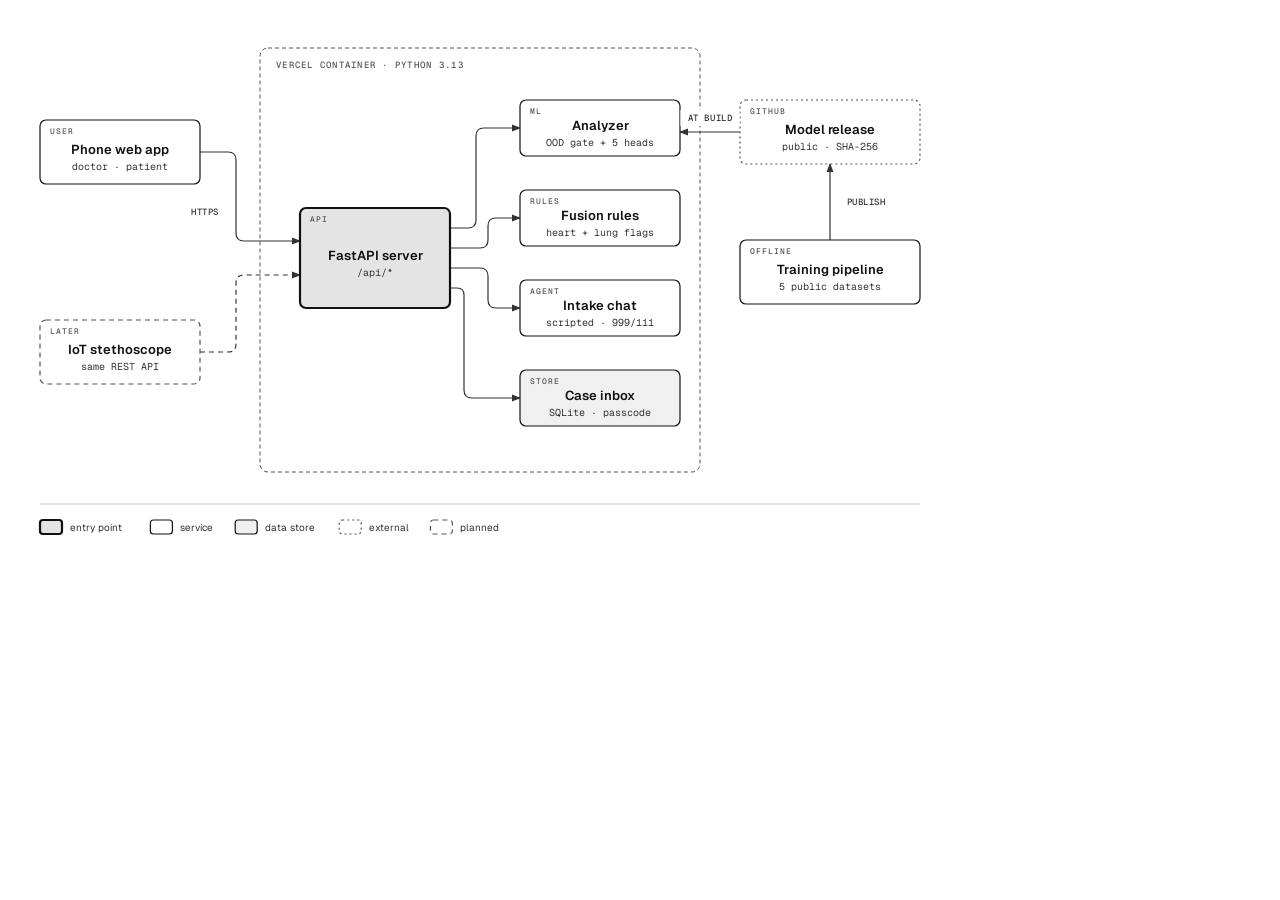
<file: docs/figures/fig-architecture.html>
<!DOCTYPE html><html lang="en"><head><meta charset="UTF-8">
<meta name="viewport" content="width=device-width, initial-scale=1.0"><title>System architecture</title>
<link href="https://fonts.googleapis.com/css2?family=Geist:wght@400;500;600&amp;family=Geist+Mono:wght@400;500;600&amp;display=swap" rel="stylesheet"><style>
@page { size: 960px 548px; margin: 0; }
*{margin:0;padding:0;box-sizing:border-box} body{background:#ffffff;color:#111111;font-family:'Geist',system-ui,sans-serif}
.diagram-container{width:960px;overflow-x:auto} svg{display:block;min-width:960px}
.tag{font:500 8px 'Geist Mono',monospace;letter-spacing:.12em;fill:#555555}
.name{font:600 13px 'Geist',sans-serif;fill:#111111}
.sub{font:400 10px 'Geist Mono',monospace;fill:#333333}
.lab{font:500 9px 'Geist Mono',monospace;letter-spacing:.06em;fill:#333333}
.leg{font:400 10px 'Geist',sans-serif;fill:#333333}
.zone{font:500 9px 'Geist Mono',monospace;letter-spacing:.14em;fill:#555555}
.big{font:600 14px 'Geist',sans-serif;fill:#111111}
</style></head><body><div class="diagram-container"><svg viewBox="0 0 960 548" width="960" height="548" xmlns="http://www.w3.org/2000/svg" role="img" aria-labelledby="fig-architecture-title fig-architecture-desc"><title id="fig-architecture-title">System architecture</title><desc id="fig-architecture-desc">A phone web app calls a FastAPI server on Vercel that runs the analyzer, fusion rules, intake chat and case inbox, with models loaded from a pinned public release.</desc><defs><marker id="arrow" markerWidth="8" markerHeight="6" refX="7" refY="3" orient="auto"><polygon points="0 0, 8 3, 0 6" fill="#333333"/></marker></defs><rect width="100%" height="100%" fill="#ffffff"/><rect x="260" y="48" width="440" height="424" rx="8" fill="none" stroke="#555555" stroke-dasharray="4,3"/><text x="276" y="68" class="zone">VERCEL CONTAINER · PYTHON 3.13</text><path d="M 450 228 L 468 228 Q 476 228 476 220 L 476 136 Q 476 128 484 128 L 520 128" fill="none" stroke="#333333" stroke-width="1.2" marker-end="url(#arrow)"/><path d="M 450 248 L 480 248 Q 488 248 488 240 L 488 226 Q 488 218 496 218 L 520 218" fill="none" stroke="#333333" stroke-width="1.2" marker-end="url(#arrow)"/><path d="M 450 268 L 480 268 Q 488 268 488 276 L 488 300 Q 488 308 496 308 L 520 308" fill="none" stroke="#333333" stroke-width="1.2" marker-end="url(#arrow)"/><path d="M 450 288 L 457 288 Q 464 288 464 295 L 464 390 Q 464 398 472 398 L 520 398" fill="none" stroke="#333333" stroke-width="1.2" marker-end="url(#arrow)"/><path d="M 200 152 L 228 152 Q 236 152 236 160 L 236 233 Q 236 241 244 241 L 300 241" fill="none" stroke="#333333" stroke-width="1.2" marker-end="url(#arrow)"/><path d="M 200 352 L 228 352 Q 236 352 236 344 L 236 283 Q 236 275 244 275 L 300 275" fill="none" stroke="#333333" stroke-width="1.2" stroke-dasharray="5,4" marker-end="url(#arrow)"/><path d="M 740 132 L 680 132" fill="none" stroke="#333333" stroke-width="1.2" marker-end="url(#arrow)"/><path d="M 830 240 L 830 164" fill="none" stroke="#333333" stroke-width="1.2" marker-end="url(#arrow)"/><rect x="40" y="120" width="160" height="64" rx="6" fill="#ffffff"/><rect x="40" y="120" width="160" height="64" rx="6" fill="#ffffff" stroke="#111111" stroke-width="1.2"/><text x="50" y="134" class="tag">USER</text><text x="120.0" y="154.0" class="name" text-anchor="middle">Phone web app</text><text x="120.0" y="170.0" class="sub" text-anchor="middle">doctor · patient</text><rect x="40" y="320" width="160" height="64" rx="6" fill="#ffffff"/><rect x="40" y="320" width="160" height="64" rx="6" fill="#ffffff" stroke="#555555" stroke-width="1.2" stroke-dasharray="5,4"/><text x="50" y="334" class="tag">LATER</text><text x="120.0" y="354.0" class="name" text-anchor="middle">IoT stethoscope</text><text x="120.0" y="370.0" class="sub" text-anchor="middle">same REST API</text><rect x="300" y="208" width="150" height="100" rx="6" fill="#ffffff"/><rect x="300" y="208" width="150" height="100" rx="6" fill="#e4e4e4" stroke="#111111" stroke-width="2.2"/><text x="310" y="222" class="tag">API</text><text x="375.0" y="260.0" class="name" text-anchor="middle">FastAPI server</text><text x="375.0" y="276.0" class="sub" text-anchor="middle">/api/*</text><rect x="520" y="100" width="160" height="56" rx="6" fill="#ffffff"/><rect x="520" y="100" width="160" height="56" rx="6" fill="#ffffff" stroke="#111111" stroke-width="1.2"/><text x="530" y="114" class="tag">ML</text><text x="600.0" y="130.0" class="name" text-anchor="middle">Analyzer</text><text x="600.0" y="146.0" class="sub" text-anchor="middle">OOD gate + 5 heads</text><rect x="520" y="190" width="160" height="56" rx="6" fill="#ffffff"/><rect x="520" y="190" width="160" height="56" rx="6" fill="#ffffff" stroke="#111111" stroke-width="1.2"/><text x="530" y="204" class="tag">RULES</text><text x="600.0" y="220.0" class="name" text-anchor="middle">Fusion rules</text><text x="600.0" y="236.0" class="sub" text-anchor="middle">heart + lung flags</text><rect x="520" y="280" width="160" height="56" rx="6" fill="#ffffff"/><rect x="520" y="280" width="160" height="56" rx="6" fill="#ffffff" stroke="#111111" stroke-width="1.2"/><text x="530" y="294" class="tag">AGENT</text><text x="600.0" y="310.0" class="name" text-anchor="middle">Intake chat</text><text x="600.0" y="326.0" class="sub" text-anchor="middle">scripted · 999/111</text><rect x="520" y="370" width="160" height="56" rx="6" fill="#ffffff"/><rect x="520" y="370" width="160" height="56" rx="6" fill="#f0f0f0" stroke="#111111" stroke-width="1.2"/><text x="530" y="384" class="tag">STORE</text><text x="600.0" y="400.0" class="name" text-anchor="middle">Case inbox</text><text x="600.0" y="416.0" class="sub" text-anchor="middle">SQLite · passcode</text><rect x="740" y="100" width="180" height="64" rx="6" fill="#ffffff"/><rect x="740" y="100" width="180" height="64" rx="6" fill="#ffffff" stroke="#555555" stroke-width="1.2" stroke-dasharray="2,3"/><text x="750" y="114" class="tag">GITHUB</text><text x="830.0" y="134.0" class="name" text-anchor="middle">Model release</text><text x="830.0" y="150.0" class="sub" text-anchor="middle">public · SHA-256</text><rect x="740" y="240" width="180" height="64" rx="6" fill="#ffffff"/><rect x="740" y="240" width="180" height="64" rx="6" fill="#ffffff" stroke="#111111" stroke-width="1.2"/><text x="750" y="254" class="tag">OFFLINE</text><text x="830.0" y="274.0" class="name" text-anchor="middle">Training pipeline</text><text x="830.0" y="290.0" class="sub" text-anchor="middle">5 public datasets</text><rect x="184.25" y="204" width="41.5" height="16" fill="#ffffff"/><text x="205" y="215" class="lab" text-anchor="middle">HTTPS</text><rect x="680.4" y="110" width="59.2" height="16" fill="#ffffff"/><text x="710" y="121" class="lab" text-anchor="middle">AT BUILD</text><rect x="839.35" y="194" width="53.3" height="16" fill="#ffffff"/><text x="866" y="205" class="lab" text-anchor="middle">PUBLISH</text><line x1="40" y1="504" x2="920" y2="504" stroke="#bbbbbb" stroke-width="0.8"/><rect x="40" y="520" width="22" height="14" rx="3" fill="#e4e4e4" stroke="#111111" stroke-width="2.2"/><text x="70" y="531" class="leg">entry point</text><rect x="150.4" y="520" width="22" height="14" rx="3" fill="#ffffff" stroke="#111111" stroke-width="1.2"/><text x="180.4" y="531" class="leg">service</text><rect x="235.20000000000002" y="520" width="22" height="14" rx="3" fill="#f0f0f0" stroke="#111111" stroke-width="1.2"/><text x="265.20000000000005" y="531" class="leg">data store</text><rect x="339.20000000000005" y="520" width="22" height="14" rx="3" fill="#ffffff" stroke="#555555" stroke-width="1.2" stroke-dasharray="2,3"/><text x="369.20000000000005" y="531" class="leg">external</text><rect x="430.40000000000003" y="520" width="22" height="14" rx="3" fill="#ffffff" stroke="#555555" stroke-width="1.2" stroke-dasharray="5,4"/><text x="460.40000000000003" y="531" class="leg">planned</text></svg></div></body></html>
</file>
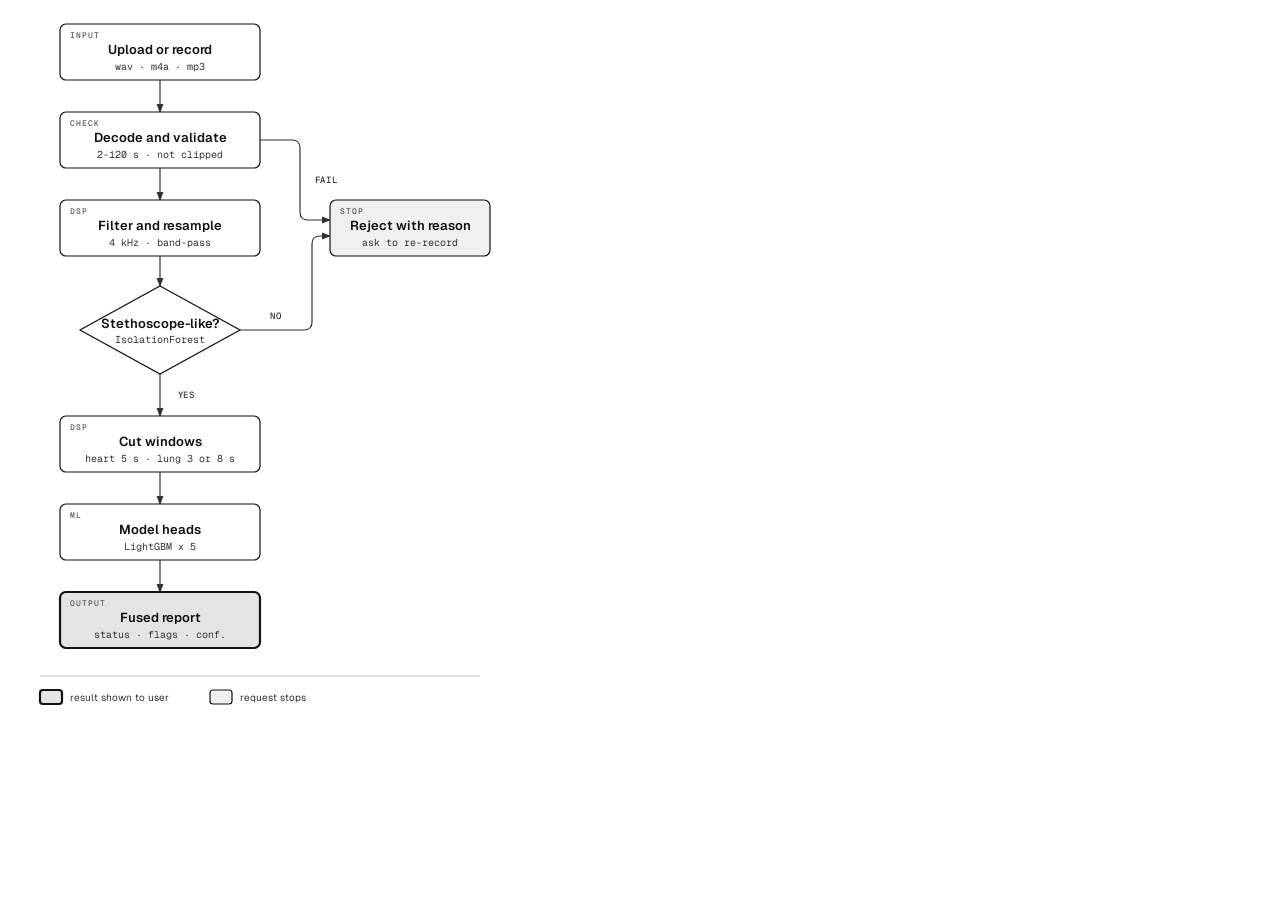
<file: docs/figures/fig-flow.html>
<!DOCTYPE html><html lang="en"><head><meta charset="UTF-8">
<meta name="viewport" content="width=device-width, initial-scale=1.0"><title>Analysis pipeline for one recording</title>
<link href="https://fonts.googleapis.com/css2?family=Geist:wght@400;500;600&amp;family=Geist+Mono:wght@400;500;600&amp;display=swap" rel="stylesheet"><style>
@page { size: 520px 720px; margin: 0; }
*{margin:0;padding:0;box-sizing:border-box} body{background:#ffffff;color:#111111;font-family:'Geist',system-ui,sans-serif}
.diagram-container{width:520px;overflow-x:auto} svg{display:block;min-width:520px}
.tag{font:500 8px 'Geist Mono',monospace;letter-spacing:.12em;fill:#555555}
.name{font:600 13px 'Geist',sans-serif;fill:#111111}
.sub{font:400 10px 'Geist Mono',monospace;fill:#333333}
.lab{font:500 9px 'Geist Mono',monospace;letter-spacing:.06em;fill:#333333}
.leg{font:400 10px 'Geist',sans-serif;fill:#333333}
.zone{font:500 9px 'Geist Mono',monospace;letter-spacing:.14em;fill:#555555}
.big{font:600 14px 'Geist',sans-serif;fill:#111111}
</style></head><body><div class="diagram-container"><svg viewBox="0 0 520 720" width="520" height="720" xmlns="http://www.w3.org/2000/svg" role="img" aria-labelledby="fig-flow-title fig-flow-desc"><title id="fig-flow-title">Analysis pipeline for one recording</title><desc id="fig-flow-desc">One recording is decoded, checked, filtered, screened by an out-of-distribution gate, windowed, scored by the model heads and merged into a report, or rejected with a reason.</desc><defs><marker id="arrow" markerWidth="8" markerHeight="6" refX="7" refY="3" orient="auto"><polygon points="0 0, 8 3, 0 6" fill="#333333"/></marker></defs><rect width="100%" height="100%" fill="#ffffff"/><path d="M 160 80 L 160 112" fill="none" stroke="#333333" stroke-width="1.2" marker-end="url(#arrow)"/><path d="M 160 168 L 160 200" fill="none" stroke="#333333" stroke-width="1.2" marker-end="url(#arrow)"/><path d="M 160 256 L 160 286" fill="none" stroke="#333333" stroke-width="1.2" marker-end="url(#arrow)"/><path d="M 160 374 L 160 416" fill="none" stroke="#333333" stroke-width="1.2" marker-end="url(#arrow)"/><path d="M 160 472 L 160 504" fill="none" stroke="#333333" stroke-width="1.2" marker-end="url(#arrow)"/><path d="M 160 560 L 160 592" fill="none" stroke="#333333" stroke-width="1.2" marker-end="url(#arrow)"/><path d="M 260 140 L 292 140 Q 300 140 300 148 L 300 212 Q 300 220 308 220 L 330 220" fill="none" stroke="#333333" stroke-width="1.2" marker-end="url(#arrow)"/><path d="M 240 330 L 304 330 Q 312 330 312 322 L 312 244 Q 312 236 320 236 L 330 236" fill="none" stroke="#333333" stroke-width="1.2" marker-end="url(#arrow)"/><rect x="60" y="24" width="200" height="56" rx="6" fill="#ffffff"/><rect x="60" y="24" width="200" height="56" rx="6" fill="#ffffff" stroke="#111111" stroke-width="1.2"/><text x="70" y="38" class="tag">INPUT</text><text x="160.0" y="54.0" class="name" text-anchor="middle">Upload or record</text><text x="160.0" y="70.0" class="sub" text-anchor="middle">wav · m4a · mp3</text><rect x="60" y="112" width="200" height="56" rx="6" fill="#ffffff"/><rect x="60" y="112" width="200" height="56" rx="6" fill="#ffffff" stroke="#111111" stroke-width="1.2"/><text x="70" y="126" class="tag">CHECK</text><text x="160.0" y="142.0" class="name" text-anchor="middle">Decode and validate</text><text x="160.0" y="158.0" class="sub" text-anchor="middle">2-120 s · not clipped</text><rect x="60" y="200" width="200" height="56" rx="6" fill="#ffffff"/><rect x="60" y="200" width="200" height="56" rx="6" fill="#ffffff" stroke="#111111" stroke-width="1.2"/><text x="70" y="214" class="tag">DSP</text><text x="160.0" y="230.0" class="name" text-anchor="middle">Filter and resample</text><text x="160.0" y="246.0" class="sub" text-anchor="middle">4 kHz · band-pass</text><polygon points="160,286 240,330 160,374 80,330" fill="#ffffff" stroke="#111111" stroke-width="1.2"/><text x="160" y="328" class="name" text-anchor="middle">Stethoscope-like?</text><text x="160" y="343" class="sub" text-anchor="middle">IsolationForest</text><rect x="60" y="416" width="200" height="56" rx="6" fill="#ffffff"/><rect x="60" y="416" width="200" height="56" rx="6" fill="#ffffff" stroke="#111111" stroke-width="1.2"/><text x="70" y="430" class="tag">DSP</text><text x="160.0" y="446.0" class="name" text-anchor="middle">Cut windows</text><text x="160.0" y="462.0" class="sub" text-anchor="middle">heart 5 s · lung 3 or 8 s</text><rect x="60" y="504" width="200" height="56" rx="6" fill="#ffffff"/><rect x="60" y="504" width="200" height="56" rx="6" fill="#ffffff" stroke="#111111" stroke-width="1.2"/><text x="70" y="518" class="tag">ML</text><text x="160.0" y="534.0" class="name" text-anchor="middle">Model heads</text><text x="160.0" y="550.0" class="sub" text-anchor="middle">LightGBM x 5</text><rect x="60" y="592" width="200" height="56" rx="6" fill="#ffffff"/><rect x="60" y="592" width="200" height="56" rx="6" fill="#e4e4e4" stroke="#111111" stroke-width="2.2"/><text x="70" y="606" class="tag">OUTPUT</text><text x="160.0" y="622.0" class="name" text-anchor="middle">Fused report</text><text x="160.0" y="638.0" class="sub" text-anchor="middle">status · flags · conf.</text><rect x="330" y="200" width="160" height="56" rx="6" fill="#ffffff"/><rect x="330" y="200" width="160" height="56" rx="6" fill="#f0f0f0" stroke="#111111" stroke-width="1.2"/><text x="340" y="214" class="tag">STOP</text><text x="410.0" y="230.0" class="name" text-anchor="middle">Reject with reason</text><text x="410.0" y="246.0" class="sub" text-anchor="middle">ask to re-record</text><rect x="308.2" y="172" width="35.6" height="16" fill="#ffffff"/><text x="326" y="183" class="lab" text-anchor="middle">FAIL</text><rect x="264.1" y="308" width="23.8" height="16" fill="#ffffff"/><text x="276" y="319" class="lab" text-anchor="middle">NO</text><rect x="171.15" y="387" width="29.7" height="16" fill="#ffffff"/><text x="186" y="398" class="lab" text-anchor="middle">YES</text><line x1="40" y1="676" x2="480" y2="676" stroke="#bbbbbb" stroke-width="0.8"/><rect x="40" y="690" width="22" height="14" rx="3" fill="#e4e4e4" stroke="#111111" stroke-width="2.2"/><text x="70" y="701" class="leg">result shown to user</text><rect x="210" y="690" width="22" height="14" rx="3" fill="#f0f0f0" stroke="#111111" stroke-width="1.2"/><text x="240" y="701" class="leg">request stops</text></svg></div></body></html>
</file>
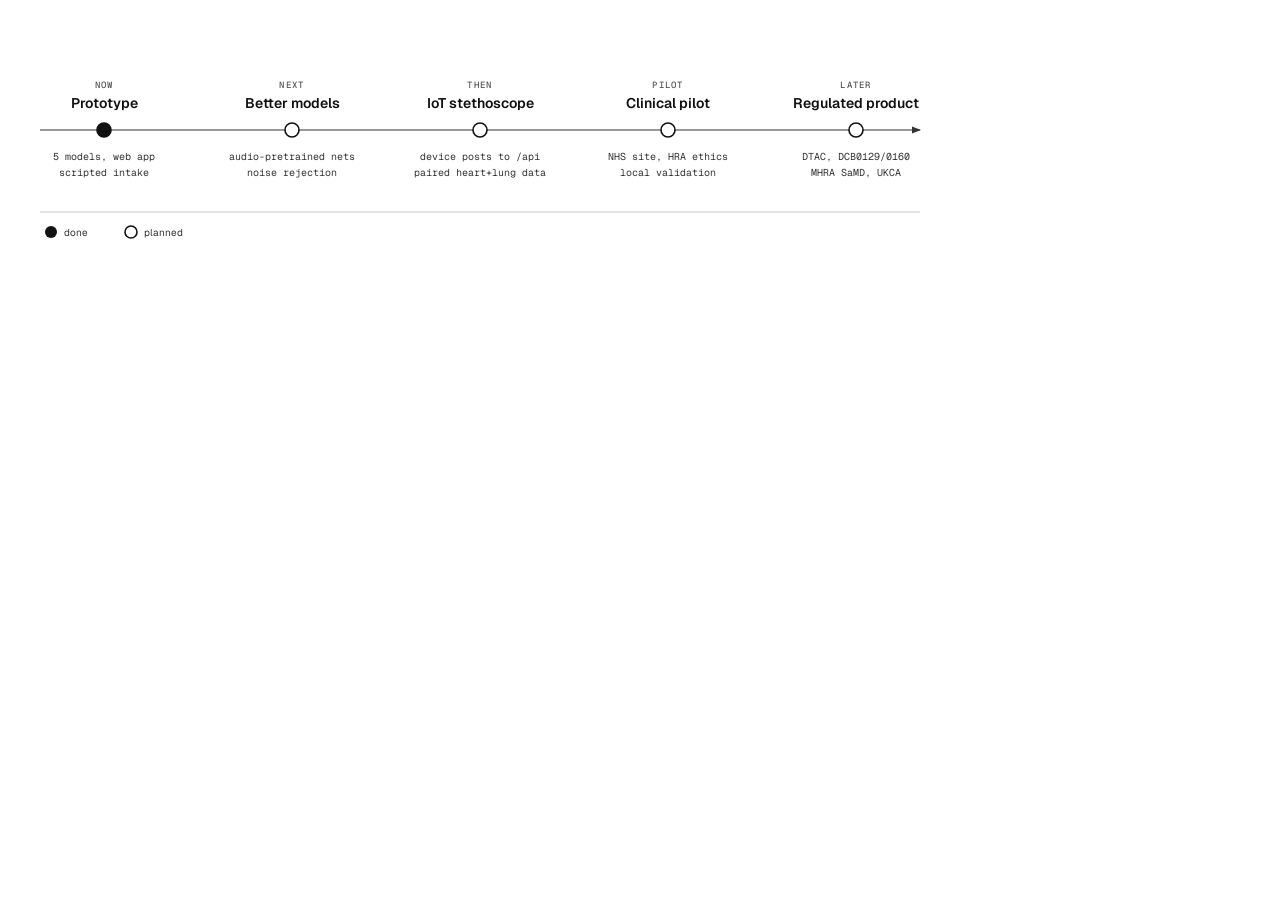
<file: docs/figures/fig-roadmap.html>
<!DOCTYPE html><html lang="en"><head><meta charset="UTF-8">
<meta name="viewport" content="width=device-width, initial-scale=1.0"><title>Roadmap from prototype to product</title>
<link href="https://fonts.googleapis.com/css2?family=Geist:wght@400;500;600&amp;family=Geist+Mono:wght@400;500;600&amp;display=swap" rel="stylesheet"><style>
@page { size: 960px 256px; margin: 0; }
*{margin:0;padding:0;box-sizing:border-box} body{background:#ffffff;color:#111111;font-family:'Geist',system-ui,sans-serif}
.diagram-container{width:960px;overflow-x:auto} svg{display:block;min-width:960px}
.tag{font:500 8px 'Geist Mono',monospace;letter-spacing:.12em;fill:#555555}
.name{font:600 13px 'Geist',sans-serif;fill:#111111}
.sub{font:400 10px 'Geist Mono',monospace;fill:#333333}
.lab{font:500 9px 'Geist Mono',monospace;letter-spacing:.06em;fill:#333333}
.leg{font:400 10px 'Geist',sans-serif;fill:#333333}
.zone{font:500 9px 'Geist Mono',monospace;letter-spacing:.14em;fill:#555555}
.big{font:600 14px 'Geist',sans-serif;fill:#111111}
</style></head><body><div class="diagram-container"><svg viewBox="0 0 960 256" width="960" height="256" xmlns="http://www.w3.org/2000/svg" role="img" aria-labelledby="fig-roadmap-title fig-roadmap-desc"><title id="fig-roadmap-title">Roadmap from prototype to product</title><desc id="fig-roadmap-desc">Five stages: the current prototype, better models, an IoT stethoscope, an NHS clinical pilot and a regulated product.</desc><defs><marker id="arrow" markerWidth="8" markerHeight="6" refX="7" refY="3" orient="auto"><polygon points="0 0, 8 3, 0 6" fill="#333333"/></marker></defs><rect width="100%" height="100%" fill="#ffffff"/><line x1="40" y1="130" x2="920" y2="130" stroke="#333333" stroke-width="1.2" marker-end="url(#arrow)"/><text x="104" y="88" class="zone" text-anchor="middle">NOW</text><text x="104" y="108" class="big" text-anchor="middle">Prototype</text><circle cx="104" cy="130" r="7" fill="#111111" stroke="#111111" stroke-width="1.6"/><text x="104" y="160" class="sub" text-anchor="middle">5 models, web app</text><text x="104" y="176" class="sub" text-anchor="middle">scripted intake</text><text x="292" y="88" class="zone" text-anchor="middle">NEXT</text><text x="292" y="108" class="big" text-anchor="middle">Better models</text><circle cx="292" cy="130" r="7" fill="#ffffff" stroke="#111111" stroke-width="1.6"/><text x="292" y="160" class="sub" text-anchor="middle">audio-pretrained nets</text><text x="292" y="176" class="sub" text-anchor="middle">noise rejection</text><text x="480" y="88" class="zone" text-anchor="middle">THEN</text><text x="480" y="108" class="big" text-anchor="middle">IoT stethoscope</text><circle cx="480" cy="130" r="7" fill="#ffffff" stroke="#111111" stroke-width="1.6"/><text x="480" y="160" class="sub" text-anchor="middle">device posts to /api</text><text x="480" y="176" class="sub" text-anchor="middle">paired heart+lung data</text><text x="668" y="88" class="zone" text-anchor="middle">PILOT</text><text x="668" y="108" class="big" text-anchor="middle">Clinical pilot</text><circle cx="668" cy="130" r="7" fill="#ffffff" stroke="#111111" stroke-width="1.6"/><text x="668" y="160" class="sub" text-anchor="middle">NHS site, HRA ethics</text><text x="668" y="176" class="sub" text-anchor="middle">local validation</text><text x="856" y="88" class="zone" text-anchor="middle">LATER</text><text x="856" y="108" class="big" text-anchor="middle">Regulated product</text><circle cx="856" cy="130" r="7" fill="#ffffff" stroke="#111111" stroke-width="1.6"/><text x="856" y="160" class="sub" text-anchor="middle">DTAC, DCB0129/0160</text><text x="856" y="176" class="sub" text-anchor="middle">MHRA SaMD, UKCA</text><line x1="40" y1="212" x2="920" y2="212" stroke="#bbbbbb" stroke-width="0.8"/><circle cx="51" cy="232" r="6" fill="#111111"/><text x="64" y="236" class="leg">done</text><circle cx="131" cy="232" r="6" fill="#ffffff" stroke="#111111" stroke-width="1.6"/><text x="144" y="236" class="leg">planned</text></svg></div></body></html>
</file>
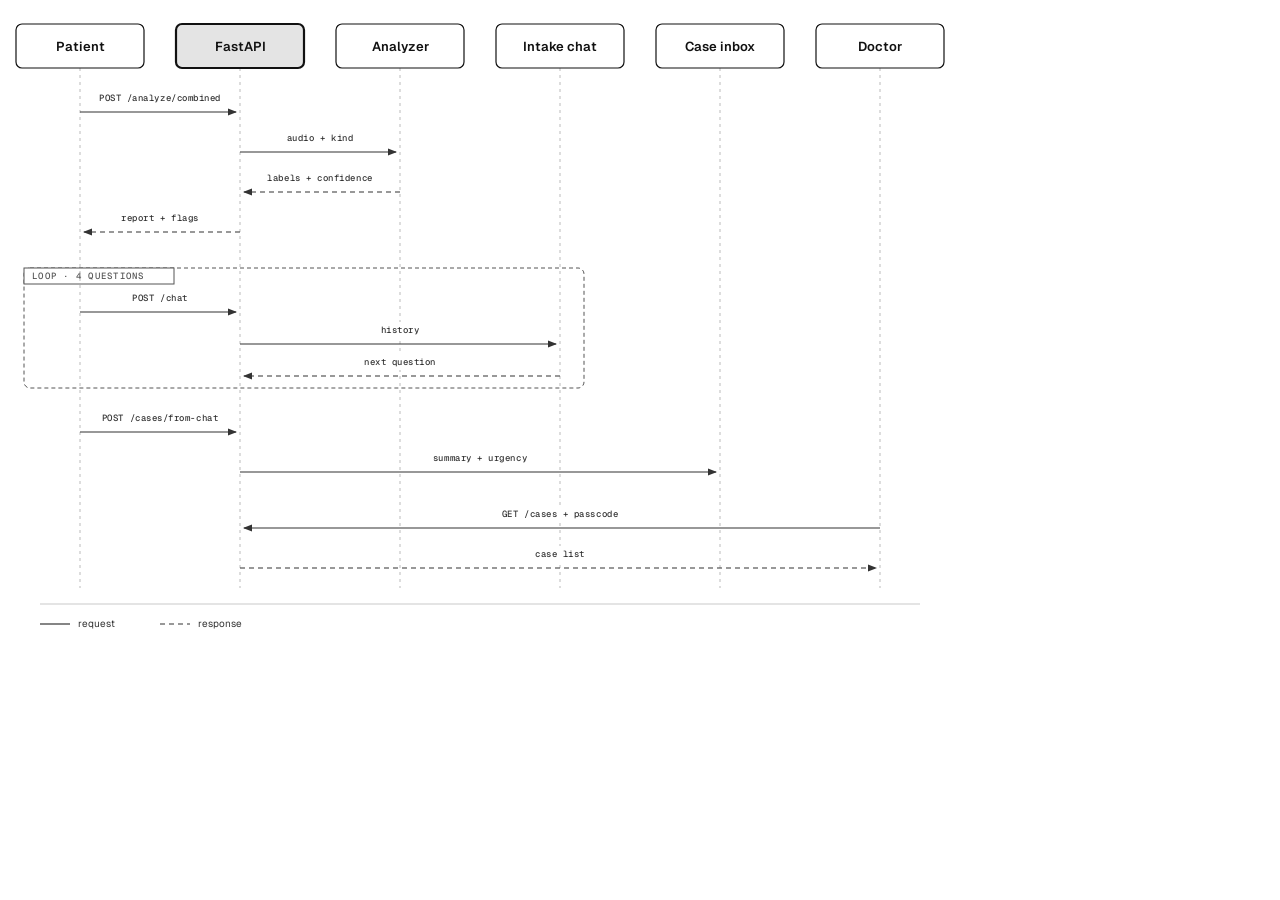
<file: docs/figures/fig-sequence.html>
<!DOCTYPE html><html lang="en"><head><meta charset="UTF-8">
<meta name="viewport" content="width=device-width, initial-scale=1.0"><title>Patient to doctor sequence</title>
<link href="https://fonts.googleapis.com/css2?family=Geist:wght@400;500;600&amp;family=Geist+Mono:wght@400;500;600&amp;display=swap" rel="stylesheet"><style>
@page { size: 960px 640px; margin: 0; }
*{margin:0;padding:0;box-sizing:border-box} body{background:#ffffff;color:#111111;font-family:'Geist',system-ui,sans-serif}
.diagram-container{width:960px;overflow-x:auto} svg{display:block;min-width:960px}
.tag{font:500 8px 'Geist Mono',monospace;letter-spacing:.12em;fill:#555555}
.name{font:600 13px 'Geist',sans-serif;fill:#111111}
.sub{font:400 10px 'Geist Mono',monospace;fill:#333333}
.lab{font:500 9px 'Geist Mono',monospace;letter-spacing:.06em;fill:#333333}
.leg{font:400 10px 'Geist',sans-serif;fill:#333333}
.zone{font:500 9px 'Geist Mono',monospace;letter-spacing:.14em;fill:#555555}
.big{font:600 14px 'Geist',sans-serif;fill:#111111}
</style></head><body><div class="diagram-container"><svg viewBox="0 0 960 640" width="960" height="640" xmlns="http://www.w3.org/2000/svg" role="img" aria-labelledby="fig-sequence-title fig-sequence-desc"><title id="fig-sequence-title">Patient to doctor sequence</title><desc id="fig-sequence-desc">The patient&#x27;s phone sends audio for analysis, answers four intake questions, and sends a case summary that the doctor later reads from the inbox with a passcode.</desc><defs><marker id="arrow" markerWidth="8" markerHeight="6" refX="7" refY="3" orient="auto"><polygon points="0 0, 8 3, 0 6" fill="#333333"/></marker></defs><rect width="100%" height="100%" fill="#ffffff"/><rect x="24" y="268" width="560" height="120" rx="6" fill="none" stroke="#555555" stroke-dasharray="4,3"/><rect x="24" y="268" width="150" height="16" fill="#ffffff" stroke="#555555"/><text x="32" y="279" class="zone">LOOP · 4 QUESTIONS</text><line x1="80" y1="68" x2="80" y2="588" stroke="#bbbbbb" stroke-dasharray="3,4"/><line x1="240" y1="68" x2="240" y2="588" stroke="#bbbbbb" stroke-dasharray="3,4"/><line x1="400" y1="68" x2="400" y2="588" stroke="#bbbbbb" stroke-dasharray="3,4"/><line x1="560" y1="68" x2="560" y2="588" stroke="#bbbbbb" stroke-dasharray="3,4"/><line x1="720" y1="68" x2="720" y2="588" stroke="#bbbbbb" stroke-dasharray="3,4"/><line x1="880" y1="68" x2="880" y2="588" stroke="#bbbbbb" stroke-dasharray="3,4"/><path d="M 80 112 L 236 112" fill="none" stroke="#333333" stroke-width="1.2" marker-end="url(#arrow)"/><path d="M 240 152 L 396 152" fill="none" stroke="#333333" stroke-width="1.2" marker-end="url(#arrow)"/><path d="M 400 192 L 244 192" fill="none" stroke="#333333" stroke-width="1.2" stroke-dasharray="5,4" marker-end="url(#arrow)"/><path d="M 240 232 L 84 232" fill="none" stroke="#333333" stroke-width="1.2" stroke-dasharray="5,4" marker-end="url(#arrow)"/><path d="M 80 312 L 236 312" fill="none" stroke="#333333" stroke-width="1.2" marker-end="url(#arrow)"/><path d="M 240 344 L 556 344" fill="none" stroke="#333333" stroke-width="1.2" marker-end="url(#arrow)"/><path d="M 560 376 L 244 376" fill="none" stroke="#333333" stroke-width="1.2" stroke-dasharray="5,4" marker-end="url(#arrow)"/><path d="M 80 432 L 236 432" fill="none" stroke="#333333" stroke-width="1.2" marker-end="url(#arrow)"/><path d="M 240 472 L 716 472" fill="none" stroke="#333333" stroke-width="1.2" marker-end="url(#arrow)"/><path d="M 880 528 L 244 528" fill="none" stroke="#333333" stroke-width="1.2" marker-end="url(#arrow)"/><path d="M 240 568 L 876 568" fill="none" stroke="#333333" stroke-width="1.2" stroke-dasharray="5,4" marker-end="url(#arrow)"/><rect x="16" y="24" width="128" height="44" rx="6" fill="#ffffff" stroke="#111111" stroke-width="1.2"/><text x="80.0" y="51.0" class="name" text-anchor="middle">Patient</text><rect x="176" y="24" width="128" height="44" rx="6" fill="#e4e4e4" stroke="#111111" stroke-width="2.2"/><text x="240.0" y="51.0" class="name" text-anchor="middle">FastAPI</text><rect x="336" y="24" width="128" height="44" rx="6" fill="#ffffff" stroke="#111111" stroke-width="1.2"/><text x="400.0" y="51.0" class="name" text-anchor="middle">Analyzer</text><rect x="496" y="24" width="128" height="44" rx="6" fill="#ffffff" stroke="#111111" stroke-width="1.2"/><text x="560.0" y="51.0" class="name" text-anchor="middle">Intake chat</text><rect x="656" y="24" width="128" height="44" rx="6" fill="#ffffff" stroke="#111111" stroke-width="1.2"/><text x="720.0" y="51.0" class="name" text-anchor="middle">Case inbox</text><rect x="816" y="24" width="128" height="44" rx="6" fill="#ffffff" stroke="#111111" stroke-width="1.2"/><text x="880.0" y="51.0" class="name" text-anchor="middle">Doctor</text><rect x="89.1" y="90" width="141.8" height="16" fill="#ffffff"/><text x="160.0" y="101" class="lab" text-anchor="middle">POST /analyze/combined</text><rect x="278.6" y="130" width="82.8" height="16" fill="#ffffff"/><text x="320.0" y="141" class="lab" text-anchor="middle">audio + kind</text><rect x="257.95" y="170" width="124.1" height="16" fill="#ffffff"/><text x="320.0" y="181" class="lab" text-anchor="middle">labels + confidence</text><rect x="112.7" y="210" width="94.6" height="16" fill="#ffffff"/><text x="160.0" y="221" class="lab" text-anchor="middle">report + flags</text><rect x="124.5" y="290" width="71" height="16" fill="#ffffff"/><text x="160.0" y="301" class="lab" text-anchor="middle">POST /chat</text><rect x="373.35" y="322" width="53.3" height="16" fill="#ffffff"/><text x="400.0" y="333" class="lab" text-anchor="middle">history</text><rect x="355.65" y="354" width="88.7" height="16" fill="#ffffff"/><text x="400.0" y="365" class="lab" text-anchor="middle">next question</text><rect x="92.05" y="410" width="135.9" height="16" fill="#ffffff"/><text x="160.0" y="421" class="lab" text-anchor="middle">POST /cases/from-chat</text><rect x="423.85" y="450" width="112.3" height="16" fill="#ffffff"/><text x="480.0" y="461" class="lab" text-anchor="middle">summary + urgency</text><rect x="492.05" y="506" width="135.9" height="16" fill="#ffffff"/><text x="560.0" y="517" class="lab" text-anchor="middle">GET /cases + passcode</text><rect x="527.45" y="546" width="65.1" height="16" fill="#ffffff"/><text x="560.0" y="557" class="lab" text-anchor="middle">case list</text><line x1="40" y1="604" x2="920" y2="604" stroke="#bbbbbb" stroke-width="0.8"/><line x1="40" y1="624" x2="70" y2="624" stroke="#333333" stroke-width="1.2"/><text x="78" y="627" class="leg">request</text><line x1="160" y1="624" x2="190" y2="624" stroke="#333333" stroke-width="1.2" stroke-dasharray="5,4"/><text x="198" y="627" class="leg">response</text></svg></div></body></html>
</file>
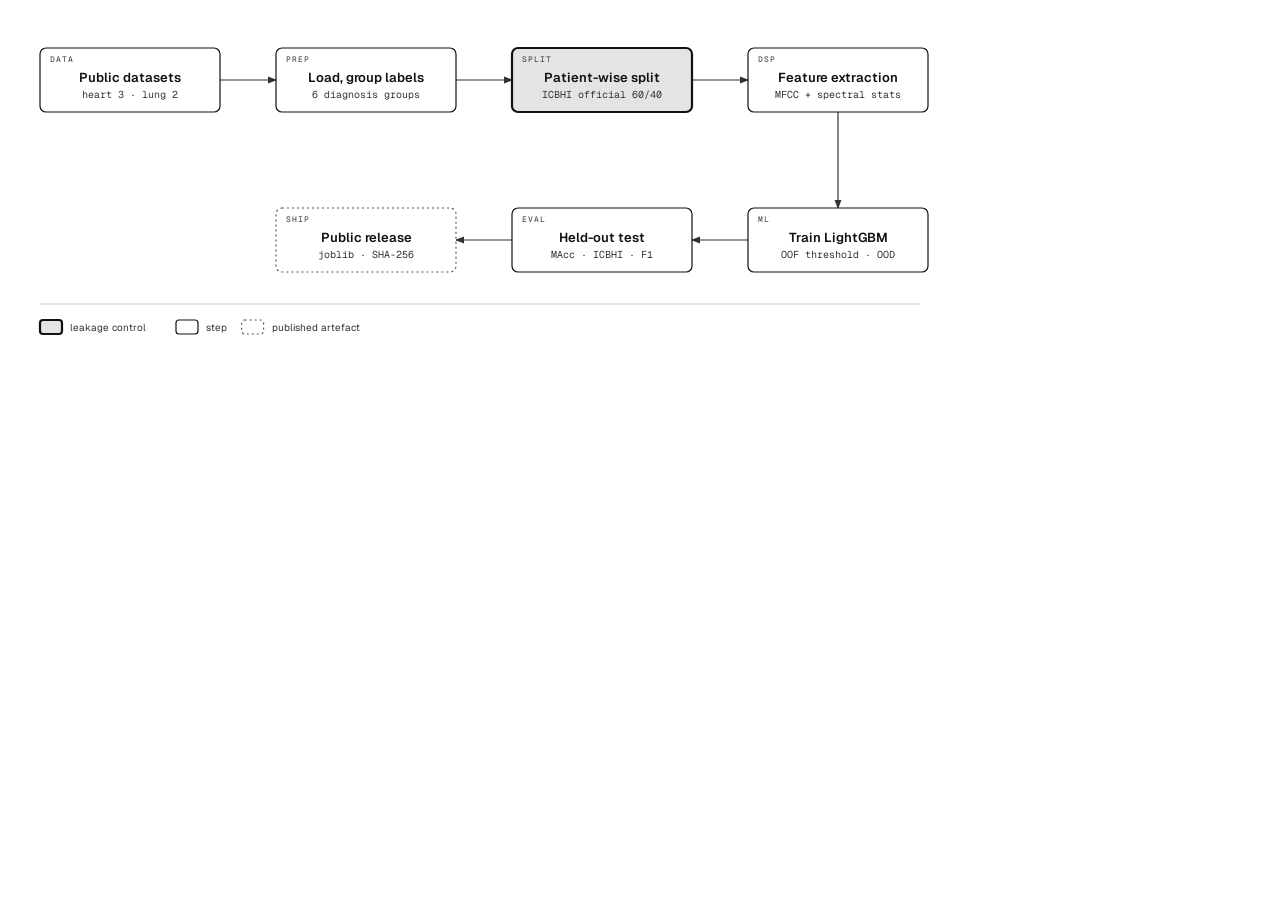
<file: docs/figures/fig-training.html>
<!DOCTYPE html><html lang="en"><head><meta charset="UTF-8">
<meta name="viewport" content="width=device-width, initial-scale=1.0"><title>Training and evaluation pipeline</title>
<link href="https://fonts.googleapis.com/css2?family=Geist:wght@400;500;600&amp;family=Geist+Mono:wght@400;500;600&amp;display=swap" rel="stylesheet"><style>
@page { size: 960px 348px; margin: 0; }
*{margin:0;padding:0;box-sizing:border-box} body{background:#ffffff;color:#111111;font-family:'Geist',system-ui,sans-serif}
.diagram-container{width:960px;overflow-x:auto} svg{display:block;min-width:960px}
.tag{font:500 8px 'Geist Mono',monospace;letter-spacing:.12em;fill:#555555}
.name{font:600 13px 'Geist',sans-serif;fill:#111111}
.sub{font:400 10px 'Geist Mono',monospace;fill:#333333}
.lab{font:500 9px 'Geist Mono',monospace;letter-spacing:.06em;fill:#333333}
.leg{font:400 10px 'Geist',sans-serif;fill:#333333}
.zone{font:500 9px 'Geist Mono',monospace;letter-spacing:.14em;fill:#555555}
.big{font:600 14px 'Geist',sans-serif;fill:#111111}
</style></head><body><div class="diagram-container"><svg viewBox="0 0 960 348" width="960" height="348" xmlns="http://www.w3.org/2000/svg" role="img" aria-labelledby="fig-training-title fig-training-desc"><title id="fig-training-title">Training and evaluation pipeline</title><desc id="fig-training-desc">Public heart and lung datasets are loaded, split by patient, turned into features, used to train LightGBM heads, scored on held-out patients and published.</desc><defs><marker id="arrow" markerWidth="8" markerHeight="6" refX="7" refY="3" orient="auto"><polygon points="0 0, 8 3, 0 6" fill="#333333"/></marker></defs><rect width="100%" height="100%" fill="#ffffff"/><path d="M 220 80 L 276 80" fill="none" stroke="#333333" stroke-width="1.2" marker-end="url(#arrow)"/><path d="M 456 80 L 512 80" fill="none" stroke="#333333" stroke-width="1.2" marker-end="url(#arrow)"/><path d="M 692 80 L 748 80" fill="none" stroke="#333333" stroke-width="1.2" marker-end="url(#arrow)"/><path d="M 838 112 L 838 208" fill="none" stroke="#333333" stroke-width="1.2" marker-end="url(#arrow)"/><path d="M 748 240 L 692 240" fill="none" stroke="#333333" stroke-width="1.2" marker-end="url(#arrow)"/><path d="M 512 240 L 456 240" fill="none" stroke="#333333" stroke-width="1.2" marker-end="url(#arrow)"/><rect x="40" y="48" width="180" height="64" rx="6" fill="#ffffff"/><rect x="40" y="48" width="180" height="64" rx="6" fill="#ffffff" stroke="#111111" stroke-width="1.2"/><text x="50" y="62" class="tag">DATA</text><text x="130.0" y="82.0" class="name" text-anchor="middle">Public datasets</text><text x="130.0" y="98.0" class="sub" text-anchor="middle">heart 3 · lung 2</text><rect x="276" y="48" width="180" height="64" rx="6" fill="#ffffff"/><rect x="276" y="48" width="180" height="64" rx="6" fill="#ffffff" stroke="#111111" stroke-width="1.2"/><text x="286" y="62" class="tag">PREP</text><text x="366.0" y="82.0" class="name" text-anchor="middle">Load, group labels</text><text x="366.0" y="98.0" class="sub" text-anchor="middle">6 diagnosis groups</text><rect x="512" y="48" width="180" height="64" rx="6" fill="#ffffff"/><rect x="512" y="48" width="180" height="64" rx="6" fill="#e4e4e4" stroke="#111111" stroke-width="2.2"/><text x="522" y="62" class="tag">SPLIT</text><text x="602.0" y="82.0" class="name" text-anchor="middle">Patient-wise split</text><text x="602.0" y="98.0" class="sub" text-anchor="middle">ICBHI official 60/40</text><rect x="748" y="48" width="180" height="64" rx="6" fill="#ffffff"/><rect x="748" y="48" width="180" height="64" rx="6" fill="#ffffff" stroke="#111111" stroke-width="1.2"/><text x="758" y="62" class="tag">DSP</text><text x="838.0" y="82.0" class="name" text-anchor="middle">Feature extraction</text><text x="838.0" y="98.0" class="sub" text-anchor="middle">MFCC + spectral stats</text><rect x="748" y="208" width="180" height="64" rx="6" fill="#ffffff"/><rect x="748" y="208" width="180" height="64" rx="6" fill="#ffffff" stroke="#111111" stroke-width="1.2"/><text x="758" y="222" class="tag">ML</text><text x="838.0" y="242.0" class="name" text-anchor="middle">Train LightGBM</text><text x="838.0" y="258.0" class="sub" text-anchor="middle">OOF threshold · OOD</text><rect x="512" y="208" width="180" height="64" rx="6" fill="#ffffff"/><rect x="512" y="208" width="180" height="64" rx="6" fill="#ffffff" stroke="#111111" stroke-width="1.2"/><text x="522" y="222" class="tag">EVAL</text><text x="602.0" y="242.0" class="name" text-anchor="middle">Held-out test</text><text x="602.0" y="258.0" class="sub" text-anchor="middle">MAcc · ICBHI · F1</text><rect x="276" y="208" width="180" height="64" rx="6" fill="#ffffff"/><rect x="276" y="208" width="180" height="64" rx="6" fill="#ffffff" stroke="#555555" stroke-width="1.2" stroke-dasharray="2,3"/><text x="286" y="222" class="tag">SHIP</text><text x="366.0" y="242.0" class="name" text-anchor="middle">Public release</text><text x="366.0" y="258.0" class="sub" text-anchor="middle">joblib · SHA-256</text><line x1="40" y1="304" x2="920" y2="304" stroke="#bbbbbb" stroke-width="0.8"/><rect x="40" y="320" width="22" height="14" rx="3" fill="#e4e4e4" stroke="#111111" stroke-width="2.2"/><text x="70" y="331" class="leg">leakage control</text><rect x="176.0" y="320" width="22" height="14" rx="3" fill="#ffffff" stroke="#111111" stroke-width="1.2"/><text x="206.0" y="331" class="leg">step</text><rect x="241.6" y="320" width="22" height="14" rx="3" fill="#ffffff" stroke="#555555" stroke-width="1.2" stroke-dasharray="2,3"/><text x="271.6" y="331" class="leg">published artefact</text></svg></div></body></html>
</file>
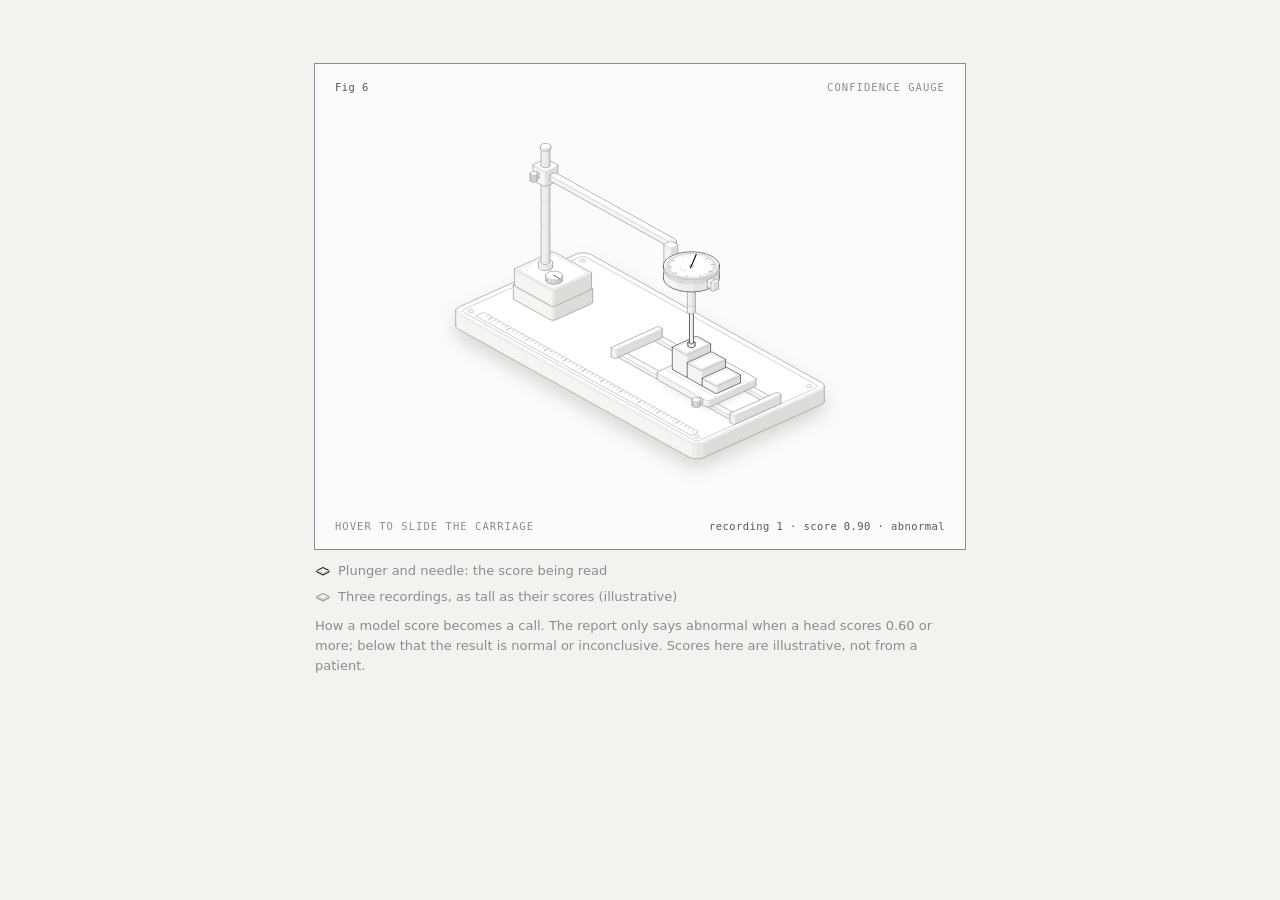
<file: app/static/figures/confidence-gauge-light.html>
<!doctype html><html lang="en"><head><meta charset="utf-8"><meta name="viewport" content="width=device-width, initial-scale=1"><title>Confidence gauge</title><style>
.iso{
  --anatomy-page:#0b0b0b;--anatomy-card:#131313;--anatomy-text:#a3a3a3;--anatomy-strong:#e6e6e6;--anatomy-muted:#6e6e6e;
  --anatomy-paper:#131313;--anatomy-face:#1b1b1b;--anatomy-top:#1c1c1c;
  --anatomy-shade-0:#0f0f0f;--anatomy-shade-1:#121212;--anatomy-shade-2:#151515;--anatomy-shade-3:#181818;
  --anatomy-lit-top:#262626;--anatomy-lit-shade:#1d1d1d;
  --anatomy-hi:#d4d4d4;--anatomy-mid:#6a6a6a;--anatomy-lo:#3e3e3e;--anatomy-faint:#2a2a2a;--anatomy-lit:#ffffff;
  --anatomy-halo:#050505;--anatomy-halo-opacity:.9;--anatomy-dot:#e6e6e6;
  --anatomy-red:#ff6b6b;--anatomy-green:#6be0a0;--anatomy-blue:#6b9bff;
  --anatomy-weight:.6px;--anatomy-ease:cubic-bezier(.32,.72,0,1);
  --anatomy-mono:ui-monospace,"SF Mono",Menlo,Consolas,monospace;
  --anatomy-lift:inset 0 1px 0 0 #ffffff0a,inset 0 0 0 1px #ffffff06,0 0 0 1px #00000026,0 1px 1px -.5px #00000014,0 3px 3px -1.5px #00000014,0 6px 6px -3px #00000014,0 12px 12px -6px #00000014;
}
.iso[data-theme="light"]{
  --anatomy-page:#f2f2ef;--anatomy-card:#fbfbfa;--anatomy-text:#57575a;--anatomy-strong:#18181a;--anatomy-muted:#8c8c90;
  --anatomy-paper:#fbfbfa;--anatomy-face:#ffffff;--anatomy-top:#ffffff;
  --anatomy-shade-0:#dcdcd9;--anatomy-shade-1:#e5e5e2;--anatomy-shade-2:#ededea;--anatomy-shade-3:#f4f4f1;
  --anatomy-lit-top:#ffffff;--anatomy-lit-shade:#eeeeeb;
  --anatomy-hi:#26262a;--anatomy-mid:#8a8a8f;--anatomy-lo:#b4b4b8;--anatomy-faint:#d4d4d6;--anatomy-lit:#000000;
  --anatomy-halo:#8a8a80;--anatomy-halo-opacity:.32;--anatomy-dot:#3a3a3e;
  --anatomy-red:#e5484d;--anatomy-green:#30a46c;--anatomy-blue:#3e63dd;
  --anatomy-lift:inset 0 1px 0 0 #ffffff,0 0 0 1px #0000000f,0 1px 1px -.5px #0000000a,0 3px 3px -1.5px #0000000a,0 6px 6px -3px #0000000a,0 12px 12px -6px #0000000a;
}
.iso-svg{display:block;width:100%;height:auto;overflow:visible}
.iso-svg path,.iso-svg circle{vector-effect:non-scaling-stroke}
.iso-fill{fill:var(--anatomy-paper);stroke:none}
.iso-solid[data-lit]>.iso-fill{fill:var(--anatomy-face)}
.iso-shade,.iso-top{stroke:none}
.iso-shade[data-shade="0"]{fill:var(--anatomy-shade-0)}
.iso-shade[data-shade="1"]{fill:var(--anatomy-shade-1)}
.iso-shade[data-shade="2"]{fill:var(--anatomy-shade-2)}
.iso-shade[data-shade="3"]{fill:var(--anatomy-shade-3)}
.iso-top{fill:var(--anatomy-top)}
.iso-solid[data-lit]>.iso-top{fill:var(--anatomy-lit-top)}
.iso-solid[data-lit]>.iso-shade{fill:var(--anatomy-lit-shade)}
.iso-solid[data-seamless]>.iso-shade,.iso-solid[data-seamless]>.iso-top{stroke-width:.4;stroke-linejoin:round}
.iso-solid[data-seamless]>.iso-shade[data-shade="0"]{stroke:var(--anatomy-shade-0)}
.iso-solid[data-seamless]>.iso-shade[data-shade="1"]{stroke:var(--anatomy-shade-1)}
.iso-solid[data-seamless]>.iso-shade[data-shade="2"]{stroke:var(--anatomy-shade-2)}
.iso-solid[data-seamless]>.iso-shade[data-shade="3"]{stroke:var(--anatomy-shade-3)}
.iso-solid[data-seamless]>.iso-top{stroke:var(--anatomy-top)}
.iso-solid[data-seamless][data-lit]>.iso-top{stroke:var(--anatomy-lit-top)}
.iso-solid[data-seamless][data-lit]>.iso-shade{stroke:var(--anatomy-lit-shade)}
.iso-solid[data-lit]>.iso-edge{stroke:var(--anatomy-lit)}
.iso-halo{fill:var(--anatomy-halo);stroke:none;filter:blur(9px);opacity:var(--anatomy-halo-opacity);transform:translateY(3px)}
.iso-line{fill:none;stroke:var(--anatomy-lo);stroke-width:var(--anatomy-weight);stroke-linecap:round;stroke-linejoin:round}
.iso-line[data-tone="hi"]{stroke:var(--anatomy-hi)}
.iso-line[data-tone="mid"]{stroke:var(--anatomy-mid)}
.iso-line[data-tone="lo"]{stroke:var(--anatomy-lo)}
.iso-line[data-tone="faint"]{stroke:var(--anatomy-faint)}
.iso-line[data-tone="lit"]{stroke:var(--anatomy-lit)}
.iso-line[data-tone="red"]{stroke:var(--anatomy-red)}
.iso-line[data-tone="green"]{stroke:var(--anatomy-green)}
.iso-line[data-tone="blue"]{stroke:var(--anatomy-blue)}
.iso-line[data-dotted]{stroke-dasharray:.01 3.5;stroke-width:1}
.iso-line[data-dashed]{stroke-dasharray:3 3}
.iso-line[data-flow]{stroke-dasharray:2 6}
.iso-wire-end{fill:var(--anatomy-paper);stroke:var(--anatomy-lo);stroke-width:var(--anatomy-weight)}
.iso-wire[data-tone="hi"] .iso-wire-end{stroke:var(--anatomy-hi)}
.iso-wire[data-tone="mid"] .iso-wire-end{stroke:var(--anatomy-mid)}
.iso-wire[data-tone="faint"] .iso-wire-end{stroke:var(--anatomy-faint)}
.iso-wire[data-tone="lit"] .iso-wire-end{stroke:var(--anatomy-lit)}
.iso-dots circle{fill:var(--anatomy-dot);stroke:none;opacity:.32}
.iso-dots[data-tone="hi"] circle{opacity:.85}
.iso-dots[data-tone="mid"] circle{opacity:.45}
.iso-dots[data-tone="lo"] circle{opacity:.22}
.iso-dots[data-tone="faint"] circle{opacity:.12}
.iso-face-text{fill:var(--anatomy-mid);font-family:var(--anatomy-mono);letter-spacing:.04em}
.iso-face-text[data-tone="hi"]{fill:var(--anatomy-hi)}
.iso-face-text[data-tone="lo"]{fill:var(--anatomy-lo)}
.iso-face-text[data-tone="faint"]{fill:var(--anatomy-faint)}
.tb-body{fill:var(--anatomy-shade-2);stroke:none}
.tb-shine{fill:var(--anatomy-top);stroke:none}
.tb-shade{fill:var(--anatomy-shade-0);stroke:none}
.tb-ring{fill:none;stroke:var(--anatomy-lo);stroke-width:.45;stroke-linecap:butt;stroke-linejoin:round}
.tb-ring[data-tone="mid"]{stroke:var(--anatomy-mid)}
.tb-ring[data-tone="faint"]{stroke:var(--anatomy-faint)}
.tb-ring[data-tone="hi"]{stroke:var(--anatomy-hi)}
@keyframes iso-flow{to{stroke-dashoffset:-32}}
@keyframes iso-pulse{0%,100%{opacity:.18}12%{opacity:1}40%{opacity:.18}}
.iso-line[data-flow]{animation:iso-flow 1600ms linear infinite}
.iso-dots circle[data-pulse]{animation:iso-pulse 1600ms steps(1,end) infinite;animation-delay:var(--pulse-at,0ms)}
.iso-figure{margin:32px 0 36px}
.iso-plate{position:relative;padding:52px 24px;border-radius:0;background:var(--anatomy-card);box-shadow:0 0 0 1px var(--anatomy-mid);--anatomy-paper:var(--anatomy-card)}
.iso-plate-corners{position:absolute;inset:18px 20px;pointer-events:none}
.iso-plate-corner{position:absolute;color:var(--anatomy-muted);font-family:var(--anatomy-mono);font-size:10.5px;line-height:1;letter-spacing:.04em;white-space:nowrap}
.iso-plate-corner[data-corner="fig"]{top:0;left:0;color:var(--anatomy-text)}
.iso-plate-corner[data-corner="title"]{top:0;right:0;text-transform:uppercase;letter-spacing:.1em}
.iso-plate-corner[data-corner="hint"]{bottom:0;left:0;text-transform:uppercase;letter-spacing:.1em}
.iso-plate-corner[data-corner="readout"]{right:0;bottom:0;color:var(--anatomy-text);font-variant-numeric:tabular-nums}
.iso-plate .iso-svg{margin:0 auto}
.iso-legend{display:grid;gap:8px;margin-top:12px;color:var(--anatomy-muted);font-size:13px;line-height:1.55}
.iso-keys{display:flex;flex-wrap:wrap;gap:6px 18px}
.iso-key{display:inline-flex;align-items:center;gap:7px}
.iso-swatch{width:16px;height:10px;flex:none;overflow:visible}
.iso-swatch path{fill:none;stroke:var(--anatomy-hi);stroke-width:1;vector-effect:non-scaling-stroke;stroke-linejoin:round;stroke-linecap:round}
.iso-swatch[data-mark="raised"] path,.iso-swatch[data-mark="flat"] path{stroke:var(--anatomy-mid)}
.iso-swatch[data-mark="lit"] path{stroke:var(--anatomy-lit)}
.iso-swatch[data-mark="dim"] path{stroke:var(--anatomy-lo)}
.iso-swatch[data-mark="dotted"] path{stroke-dasharray:.01 3;stroke-width:1.4}
.iso-swatch[data-mark="dashed"] path{stroke-dasharray:3 2.5}
.iso-swatch[data-mark="red"] path{stroke:var(--anatomy-red)}
.iso-swatch[data-mark="green"] path{stroke:var(--anatomy-green)}
.iso-swatch[data-mark="blue"] path{stroke:var(--anatomy-blue)}
.iso-swatch-crease{stroke:var(--anatomy-lo)!important}
@media (max-width:560px){.iso-plate{padding:48px 12px 70px}.iso-plate-corner[data-corner="hint"]{bottom:18px}}
@media (prefers-reduced-motion:reduce){.iso-line[data-flow],.iso-dots circle[data-pulse]{animation:none}}

*{box-sizing:border-box}
html{color-scheme:dark}
body[data-theme="light"]{color-scheme:light}
body{margin:0;background:var(--anatomy-page);color:var(--anatomy-text);font:14px/1.6 ui-sans-serif,system-ui,-apple-system,"Segoe UI",sans-serif;-webkit-font-smoothing:antialiased}
.iso-page{width:min(650px,100% - 32px);margin:64px auto 96px}
</style></head><body class="iso" data-theme="light"><main class="iso-page"><figure class="iso-figure"><div class="iso-plate"><div class="iso-plate-corners" aria-hidden="true"><span class="iso-plate-corner" data-corner="fig">Fig 6</span><span class="iso-plate-corner" data-corner="title">Confidence gauge</span><span class="iso-plate-corner" data-corner="hint">Hover to slide the carriage</span><span class="iso-plate-corner" data-corner="readout" data-readout>recording 1 · score 0.90 · abnormal</span></div><div class="iso-stage" tabindex="0" role="slider" aria-label="Confidence gauge: arrow keys move between recordings" aria-valuemin="0" aria-valuemax="20" aria-valuenow="18"><svg xmlns="http://www.w3.org/2000/svg" class="iso-svg" viewBox="0 0 600 380" role="img" aria-label="A dial gauge reading model scores. Three blocks stand for three recordings; each block is as tall as the abnormal score the model gave it: 0.90, 0.60 and 0.30. The plunger rides onto the block under it and the needle turns by the same amount; one full turn is a score of 1.0."><path class="iso-halo" d="M116.3 200L116.6 199L117.3 197.9L118.5 197L119.9 196.2L235.9 144L237.6 143.3L239.6 142.9L241.7 142.6L243.9 142.6L246.1 142.7L248.1 143.1L250 143.7L251.6 144.4L480.9 271.7L482.2 272.6L483.1 273.6L483.6 274.7L483.7 275.8L483.7 290.2L483.4 291.3L482.7 292.3L481.5 293.3L480.1 294.1L364.1 346.3L362.4 346.9L360.4 347.4L358.3 347.6L356.1 347.7L353.9 347.5L351.9 347.2L350 346.6L348.4 345.9L119.1 218.5L117.8 217.7L116.9 216.7L116.4 215.6L116.3 214.5Z"/><g class="iso-solid"><path class="iso-fill" d="M232.1 174.7L232.3 173.7L232.9 172.6L233.9 171.6L235.4 170.8L237.1 170.2L239.1 169.8L241.3 169.6L243.5 169.6L245.6 169.9L247.5 170.5L249.1 171.2L250.4 172.1L251.2 173.1L251.6 174.2L251.6 176.1L251.5 177.2L250.9 178.2L249.9 179.2L248.4 180L246.6 180.6L244.6 181.1L242.5 181.2L240.3 181.2L238.2 180.9L236.3 180.4L234.6 179.6L233.4 178.8L232.5 177.7L232.1 176.7Z"/><path class="iso-shade" data-shade="0" d="M248.4 180L246.6 180.6L246.6 178.7L248.4 178.1ZM251.6 176.1L251.5 177.2L251.5 175.2L251.6 174.2ZM251.5 177.2L250.9 178.2L250.9 176.3L251.5 175.2ZM250.9 178.2L249.9 179.2L249.9 177.3L250.9 176.3ZM249.9 179.2L248.4 180L248.4 178.1L249.9 177.3Z"/><path class="iso-shade" data-shade="1" d="M246.6 180.6L244.6 181.1L244.6 179.1L246.6 178.7ZM244.6 181.1L242.5 181.2L242.5 179.3L244.6 179.1Z"/><path class="iso-shade" data-shade="2" d="M242.5 181.2L240.3 181.2L240.3 179.3L242.5 179.3ZM240.3 181.2L238.2 180.9L238.2 179L240.3 179.3ZM238.2 180.9L236.3 180.4L236.3 178.4L238.2 179Z"/><path class="iso-shade" data-shade="3" d="M236.3 180.4L234.6 179.6L234.6 177.7L236.3 178.4ZM234.6 179.6L233.4 178.8L233.4 176.8L234.6 177.7ZM233.4 178.8L232.5 177.7L232.5 175.8L233.4 176.8ZM232.5 177.7L232.1 176.7L232.1 174.7L232.5 175.8Z"/><path class="iso-top" d="M248.4 178.1L246.6 178.7L244.6 179.1L242.5 179.3L240.3 179.3L238.2 179L236.3 178.4L234.6 177.7L233.4 176.8L232.5 175.8L232.1 174.7L232.3 173.7L232.9 172.6L233.9 171.6L235.4 170.8L237.1 170.2L239.1 169.8L241.3 169.6L243.5 169.6L245.6 169.9L247.5 170.5L249.1 171.2L250.4 172.1L251.2 173.1L251.6 174.2L251.5 175.2L250.9 176.3L249.9 177.3Z"/><path class="iso-line iso-crease" data-tone="faint" d="M251.6 174.2L251.5 175.2L250.9 176.3L249.9 177.3L248.4 178.1L246.6 178.7L244.6 179.1L242.5 179.3L240.3 179.3L238.2 179L236.3 178.4L234.6 177.7L233.4 176.8L232.5 175.8L232.1 174.7"/><path class="iso-line iso-edge" data-tone="lo" d="M232.1 174.7L232.3 173.7L232.9 172.6L233.9 171.6L235.4 170.8L237.1 170.2L239.1 169.8L241.3 169.6L243.5 169.6L245.6 169.9L247.5 170.5L249.1 171.2L250.4 172.1L251.2 173.1L251.6 174.2M251.6 176.1L251.5 177.2L250.9 178.2L249.9 179.2L248.4 180L246.6 180.6L244.6 181.1L242.5 181.2L240.3 181.2L238.2 180.9L236.3 180.4L234.6 179.6L233.4 178.8L232.5 177.7L232.1 176.7M232.1 174.7L232.1 176.7M251.6 174.2L251.6 176.1"/></g><g class="iso-solid"><path class="iso-fill" d="M234.4 170.6L234.5 169.7L234.9 168.9L235.7 168.2L236.8 167.6L238.2 167.1L239.8 166.7L241.4 166.6L243.1 166.6L244.7 166.9L246.2 167.3L247.5 167.8L248.5 168.5L249.1 169.3L249.4 170.1L249.4 174.2L249.3 175.1L248.8 175.9L248 176.6L246.9 177.2L245.5 177.7L244 178.1L242.3 178.2L240.6 178.2L239 177.9L237.6 177.5L236.3 177L235.3 176.3L234.7 175.5L234.4 174.7Z"/><path class="iso-shade" data-shade="0" d="M246.9 177.2L245.5 177.7L245.5 173.6L246.9 173.1ZM249.4 174.2L249.3 175.1L249.3 171L249.4 170.1ZM249.3 175.1L248.8 175.9L248.8 171.8L249.3 171ZM248.8 175.9L248 176.6L248 172.5L248.8 171.8ZM248 176.6L246.9 177.2L246.9 173.1L248 172.5Z"/><path class="iso-shade" data-shade="1" d="M245.5 177.7L244 178.1L244 174L245.5 173.6ZM244 178.1L242.3 178.2L242.3 174.1L244 174Z"/><path class="iso-shade" data-shade="2" d="M242.3 178.2L240.6 178.2L240.6 174.1L242.3 174.1ZM240.6 178.2L239 177.9L239 173.8L240.6 174.1ZM239 177.9L237.6 177.5L237.6 173.4L239 173.8Z"/><path class="iso-shade" data-shade="3" d="M237.6 177.5L236.3 177L236.3 172.9L237.6 173.4ZM236.3 177L235.3 176.3L235.3 172.2L236.3 172.9ZM235.3 176.3L234.7 175.5L234.7 171.4L235.3 172.2ZM234.7 175.5L234.4 174.7L234.4 170.6L234.7 171.4Z"/><path class="iso-top" d="M246.9 173.1L245.5 173.6L244 174L242.3 174.1L240.6 174.1L239 173.8L237.6 173.4L236.3 172.9L235.3 172.2L234.7 171.4L234.4 170.6L234.5 169.7L234.9 168.9L235.7 168.2L236.8 167.6L238.2 167.1L239.8 166.7L241.4 166.6L243.1 166.6L244.7 166.9L246.2 167.3L247.5 167.8L248.5 168.5L249.1 169.3L249.4 170.1L249.3 171L248.8 171.8L248 172.5Z"/><path class="iso-line iso-crease" data-tone="faint" d="M249.4 170.1L249.3 171L248.8 171.8L248 172.5L246.9 173.1L245.5 173.6L244 174L242.3 174.1L240.6 174.1L239 173.8L237.6 173.4L236.3 172.9L235.3 172.2L234.7 171.4L234.4 170.6"/><path class="iso-line iso-edge" data-tone="mid" d="M234.4 170.6L234.5 169.7L234.9 168.9L235.7 168.2L236.8 167.6L238.2 167.1L239.8 166.7L241.4 166.6L243.1 166.6L244.7 166.9L246.2 167.3L247.5 167.8L248.5 168.5L249.1 169.3L249.4 170.1M249.4 174.2L249.3 175.1L248.8 175.9L248 176.6L246.9 177.2L245.5 177.7L244 178.1L242.3 178.2L240.6 178.2L239 177.9L237.6 177.5L236.3 177L235.3 176.3L234.7 175.5L234.4 174.7M234.4 170.6L234.4 174.7M249.4 170.1L249.4 174.2"/></g><g class="iso-solid"><path class="iso-fill" d="M145.2 213.9L145.3 212.8L145.9 211.7L147 210.8L148.4 210L150.2 209.3L152.2 208.9L154.3 208.7L156.5 208.8L158.6 209.1L160.5 209.6L162.2 210.3L163.4 211.2L164.3 212.2L164.7 213.3L164.7 215.2L164.5 216.3L163.9 217.4L162.9 218.3L161.5 219.1L159.7 219.8L157.7 220.2L155.5 220.4L153.3 220.3L151.2 220L149.3 219.5L147.7 218.8L146.4 217.9L145.6 216.9L145.2 215.8Z"/><path class="iso-shade" data-shade="0" d="M161.5 219.1L159.7 219.8L159.7 217.9L161.5 217.2ZM164.7 215.2L164.5 216.3L164.5 214.4L164.7 213.3ZM164.5 216.3L163.9 217.4L163.9 215.4L164.5 214.4ZM163.9 217.4L162.9 218.3L162.9 216.4L163.9 215.4ZM162.9 218.3L161.5 219.1L161.5 217.2L162.9 216.4Z"/><path class="iso-shade" data-shade="1" d="M159.7 219.8L157.7 220.2L157.7 218.3L159.7 217.9ZM157.7 220.2L155.5 220.4L155.5 218.5L157.7 218.3Z"/><path class="iso-shade" data-shade="2" d="M155.5 220.4L153.3 220.3L153.3 218.4L155.5 218.5ZM153.3 220.3L151.2 220L151.2 218.1L153.3 218.4ZM151.2 220L149.3 219.5L149.3 217.6L151.2 218.1Z"/><path class="iso-shade" data-shade="3" d="M149.3 219.5L147.7 218.8L147.7 216.9L149.3 217.6ZM147.7 218.8L146.4 217.9L146.4 216L147.7 216.9ZM146.4 217.9L145.6 216.9L145.6 215L146.4 216ZM145.6 216.9L145.2 215.8L145.2 213.9L145.6 215Z"/><path class="iso-top" d="M161.5 217.2L159.7 217.9L157.7 218.3L155.5 218.5L153.3 218.4L151.2 218.1L149.3 217.6L147.7 216.9L146.4 216L145.6 215L145.2 213.9L145.3 212.8L145.9 211.7L147 210.8L148.4 210L150.2 209.3L152.2 208.9L154.3 208.7L156.5 208.8L158.6 209.1L160.5 209.6L162.2 210.3L163.4 211.2L164.3 212.2L164.7 213.3L164.5 214.4L163.9 215.4L162.9 216.4Z"/><path class="iso-line iso-crease" data-tone="faint" d="M164.7 213.3L164.5 214.4L163.9 215.4L162.9 216.4L161.5 217.2L159.7 217.9L157.7 218.3L155.5 218.5L153.3 218.4L151.2 218.1L149.3 217.6L147.7 216.9L146.4 216L145.6 215L145.2 213.9"/><path class="iso-line iso-edge" data-tone="lo" d="M145.2 213.9L145.3 212.8L145.9 211.7L147 210.8L148.4 210L150.2 209.3L152.2 208.9L154.3 208.7L156.5 208.8L158.6 209.1L160.5 209.6L162.2 210.3L163.4 211.2L164.3 212.2L164.7 213.3M164.7 215.2L164.5 216.3L163.9 217.4L162.9 218.3L161.5 219.1L159.7 219.8L157.7 220.2L155.5 220.4L153.3 220.3L151.2 220L149.3 219.5L147.7 218.8L146.4 217.9L145.6 216.9L145.2 215.8M145.2 213.9L145.2 215.8M164.7 213.3L164.7 215.2"/></g><g class="iso-solid"><path class="iso-fill" d="M147.4 209.7L147.5 208.9L148 208.1L148.8 207.3L149.9 206.7L151.3 206.2L152.8 205.9L154.5 205.7L156.2 205.8L157.8 206L159.3 206.4L160.5 207L161.5 207.7L162.1 208.4L162.4 209.3L162.4 213.4L162.3 214.2L161.9 215L161.1 215.8L160 216.4L158.6 216.9L157 217.2L155.4 217.4L153.7 217.3L152.1 217.1L150.6 216.7L149.3 216.1L148.4 215.4L147.7 214.7L147.4 213.8Z"/><path class="iso-shade" data-shade="0" d="M160 216.4L158.6 216.9L158.6 212.8L160 212.3ZM162.4 213.4L162.3 214.2L162.3 210.1L162.4 209.3ZM162.3 214.2L161.9 215L161.9 210.9L162.3 210.1ZM161.9 215L161.1 215.8L161.1 211.7L161.9 210.9ZM161.1 215.8L160 216.4L160 212.3L161.1 211.7Z"/><path class="iso-shade" data-shade="1" d="M158.6 216.9L157 217.2L157 213.1L158.6 212.8ZM157 217.2L155.4 217.4L155.4 213.2L157 213.1Z"/><path class="iso-shade" data-shade="2" d="M155.4 217.4L153.7 217.3L153.7 213.2L155.4 213.2ZM153.7 217.3L152.1 217.1L152.1 213L153.7 213.2ZM152.1 217.1L150.6 216.7L150.6 212.6L152.1 213Z"/><path class="iso-shade" data-shade="3" d="M150.6 216.7L149.3 216.1L149.3 212L150.6 212.6ZM149.3 216.1L148.4 215.4L148.4 211.3L149.3 212ZM148.4 215.4L147.7 214.7L147.7 210.5L148.4 211.3ZM147.7 214.7L147.4 213.8L147.4 209.7L147.7 210.5Z"/><path class="iso-top" d="M160 212.3L158.6 212.8L157 213.1L155.4 213.2L153.7 213.2L152.1 213L150.6 212.6L149.3 212L148.4 211.3L147.7 210.5L147.4 209.7L147.5 208.9L148 208.1L148.8 207.3L149.9 206.7L151.3 206.2L152.8 205.9L154.5 205.7L156.2 205.8L157.8 206L159.3 206.4L160.5 207L161.5 207.7L162.1 208.4L162.4 209.3L162.3 210.1L161.9 210.9L161.1 211.7Z"/><path class="iso-line iso-crease" data-tone="faint" d="M162.4 209.3L162.3 210.1L161.9 210.9L161.1 211.7L160 212.3L158.6 212.8L157 213.1L155.4 213.2L153.7 213.2L152.1 213L150.6 212.6L149.3 212L148.4 211.3L147.7 210.5L147.4 209.7"/><path class="iso-line iso-edge" data-tone="mid" d="M147.4 209.7L147.5 208.9L148 208.1L148.8 207.3L149.9 206.7L151.3 206.2L152.8 205.9L154.5 205.7L156.2 205.8L157.8 206L159.3 206.4L160.5 207L161.5 207.7L162.1 208.4L162.4 209.3M162.4 213.4L162.3 214.2L161.9 215L161.1 215.8L160 216.4L158.6 216.9L157 217.2L155.4 217.4L153.7 217.3L152.1 217.1L150.6 216.7L149.3 216.1L148.4 215.4L147.7 214.7L147.4 213.8M147.4 209.7L147.4 213.8M162.4 209.3L162.4 213.4"/></g><g class="iso-solid"><path class="iso-fill" d="M435.3 287.6L435.5 286.5L436.1 285.4L437.1 284.5L438.5 283.7L440.3 283L442.3 282.6L444.5 282.4L446.7 282.5L448.8 282.8L450.7 283.3L452.3 284L453.6 284.9L454.4 285.9L454.8 287L454.8 288.9L454.7 290L454.1 291.1L453 292L451.6 292.8L449.8 293.5L447.8 293.9L445.7 294.1L443.5 294L441.4 293.7L439.5 293.2L437.8 292.5L436.6 291.6L435.7 290.6L435.3 289.5Z"/><path class="iso-shade" data-shade="0" d="M451.6 292.8L449.8 293.5L449.8 291.5L451.6 290.9ZM454.8 288.9L454.7 290L454.7 288.1L454.8 287ZM454.7 290L454.1 291.1L454.1 289.1L454.7 288.1ZM454.1 291.1L453 292L453 290.1L454.1 289.1ZM453 292L451.6 292.8L451.6 290.9L453 290.1Z"/><path class="iso-shade" data-shade="1" d="M449.8 293.5L447.8 293.9L447.8 292L449.8 291.5ZM447.8 293.9L445.7 294.1L445.7 292.1L447.8 292Z"/><path class="iso-shade" data-shade="2" d="M445.7 294.1L443.5 294L443.5 292.1L445.7 292.1ZM443.5 294L441.4 293.7L441.4 291.8L443.5 292.1ZM441.4 293.7L439.5 293.2L439.5 291.3L441.4 291.8Z"/><path class="iso-shade" data-shade="3" d="M439.5 293.2L437.8 292.5L437.8 290.5L439.5 291.3ZM437.8 292.5L436.6 291.6L436.6 289.7L437.8 290.5ZM436.6 291.6L435.7 290.6L435.7 288.7L436.6 289.7ZM435.7 290.6L435.3 289.5L435.3 287.6L435.7 288.7Z"/><path class="iso-top" d="M451.6 290.9L449.8 291.5L447.8 292L445.7 292.1L443.5 292.1L441.4 291.8L439.5 291.3L437.8 290.5L436.6 289.7L435.7 288.7L435.3 287.6L435.5 286.5L436.1 285.4L437.1 284.5L438.5 283.7L440.3 283L442.3 282.6L444.5 282.4L446.7 282.5L448.8 282.8L450.7 283.3L452.3 284L453.6 284.9L454.4 285.9L454.8 287L454.7 288.1L454.1 289.1L453 290.1Z"/><path class="iso-line iso-crease" data-tone="faint" d="M454.8 287L454.7 288.1L454.1 289.1L453 290.1L451.6 290.9L449.8 291.5L447.8 292L445.7 292.1L443.5 292.1L441.4 291.8L439.5 291.3L437.8 290.5L436.6 289.7L435.7 288.7L435.3 287.6"/><path class="iso-line iso-edge" data-tone="lo" d="M435.3 287.6L435.5 286.5L436.1 285.4L437.1 284.5L438.5 283.7L440.3 283L442.3 282.6L444.5 282.4L446.7 282.5L448.8 282.8L450.7 283.3L452.3 284L453.6 284.9L454.4 285.9L454.8 287M454.8 288.9L454.7 290L454.1 291.1L453 292L451.6 292.8L449.8 293.5L447.8 293.9L445.7 294.1L443.5 294L441.4 293.7L439.5 293.2L437.8 292.5L436.6 291.6L435.7 290.6L435.3 289.5M435.3 287.6L435.3 289.5M454.8 287L454.8 288.9"/></g><g class="iso-solid"><path class="iso-fill" d="M437.6 283.4L437.7 282.6L438.1 281.8L438.9 281L440 280.4L441.4 279.9L443 279.6L444.6 279.4L446.3 279.5L447.9 279.7L449.4 280.1L450.7 280.7L451.6 281.4L452.3 282.1L452.6 283L452.6 287.1L452.5 287.9L452 288.7L451.2 289.4L450.1 290.1L448.7 290.6L447.2 290.9L445.5 291L443.8 291L442.2 290.8L440.7 290.4L439.5 289.8L438.5 289.1L437.9 288.3L437.6 287.5Z"/><path class="iso-shade" data-shade="0" d="M450.1 290.1L448.7 290.6L448.7 286.5L450.1 286ZM452.6 287.1L452.5 287.9L452.5 283.8L452.6 283ZM452.5 287.9L452 288.7L452 284.6L452.5 283.8ZM452 288.7L451.2 289.4L451.2 285.3L452 284.6ZM451.2 289.4L450.1 290.1L450.1 286L451.2 285.3Z"/><path class="iso-shade" data-shade="1" d="M448.7 290.6L447.2 290.9L447.2 286.8L448.7 286.5ZM447.2 290.9L445.5 291L445.5 286.9L447.2 286.8Z"/><path class="iso-shade" data-shade="2" d="M445.5 291L443.8 291L443.8 286.9L445.5 286.9ZM443.8 291L442.2 290.8L442.2 286.7L443.8 286.9ZM442.2 290.8L440.7 290.4L440.7 286.3L442.2 286.7Z"/><path class="iso-shade" data-shade="3" d="M440.7 290.4L439.5 289.8L439.5 285.7L440.7 286.3ZM439.5 289.8L438.5 289.1L438.5 285L439.5 285.7ZM438.5 289.1L437.9 288.3L437.9 284.2L438.5 285ZM437.9 288.3L437.6 287.5L437.6 283.4L437.9 284.2Z"/><path class="iso-top" d="M450.1 286L448.7 286.5L447.2 286.8L445.5 286.9L443.8 286.9L442.2 286.7L440.7 286.3L439.5 285.7L438.5 285L437.9 284.2L437.6 283.4L437.7 282.6L438.1 281.8L438.9 281L440 280.4L441.4 279.9L443 279.6L444.6 279.4L446.3 279.5L447.9 279.7L449.4 280.1L450.7 280.7L451.6 281.4L452.3 282.1L452.6 283L452.5 283.8L452 284.6L451.2 285.3Z"/><path class="iso-line iso-crease" data-tone="faint" d="M452.6 283L452.5 283.8L452 284.6L451.2 285.3L450.1 286L448.7 286.5L447.2 286.8L445.5 286.9L443.8 286.9L442.2 286.7L440.7 286.3L439.5 285.7L438.5 285L437.9 284.2L437.6 283.4"/><path class="iso-line iso-edge" data-tone="mid" d="M437.6 283.4L437.7 282.6L438.1 281.8L438.9 281L440 280.4L441.4 279.9L443 279.6L444.6 279.4L446.3 279.5L447.9 279.7L449.4 280.1L450.7 280.7L451.6 281.4L452.3 282.1L452.6 283M452.6 287.1L452.5 287.9L452 288.7L451.2 289.4L450.1 290.1L448.7 290.6L447.2 290.9L445.5 291L443.8 291L442.2 290.8L440.7 290.4L439.5 289.8L438.5 289.1L437.9 288.3L437.6 287.5M437.6 283.4L437.6 287.5M452.6 283L452.6 287.1"/></g><g class="iso-solid"><path class="iso-fill" d="M348.4 326.7L348.5 325.6L349.1 324.6L350.1 323.6L351.6 322.8L353.4 322.2L355.4 321.8L357.5 321.6L359.7 321.6L361.8 321.9L363.7 322.4L365.4 323.2L366.6 324.1L367.5 325.1L367.9 326.1L367.9 328.1L367.7 329.2L367.1 330.2L366.1 331.2L364.6 332L362.9 332.6L360.9 333L358.7 333.2L356.5 333.2L354.4 332.9L352.5 332.3L350.9 331.6L349.6 330.7L348.8 329.7L348.4 328.7Z"/><path class="iso-shade" data-shade="0" d="M364.6 332L362.9 332.6L362.9 330.7L364.6 330.1ZM367.9 328.1L367.7 329.2L367.7 327.2L367.9 326.1ZM367.7 329.2L367.1 330.2L367.1 328.3L367.7 327.2ZM367.1 330.2L366.1 331.2L366.1 329.2L367.1 328.3ZM366.1 331.2L364.6 332L364.6 330.1L366.1 329.2Z"/><path class="iso-shade" data-shade="1" d="M362.9 332.6L360.9 333L360.9 331.1L362.9 330.7ZM360.9 333L358.7 333.2L358.7 331.3L360.9 331.1Z"/><path class="iso-shade" data-shade="2" d="M358.7 333.2L356.5 333.2L356.5 331.2L358.7 331.3ZM356.5 333.2L354.4 332.9L354.4 330.9L356.5 331.2ZM354.4 332.9L352.5 332.3L352.5 330.4L354.4 330.9Z"/><path class="iso-shade" data-shade="3" d="M352.5 332.3L350.9 331.6L350.9 329.7L352.5 330.4ZM350.9 331.6L349.6 330.7L349.6 328.8L350.9 329.7ZM349.6 330.7L348.8 329.7L348.8 327.8L349.6 328.8ZM348.8 329.7L348.4 328.7L348.4 326.7L348.8 327.8Z"/><path class="iso-top" d="M364.6 330.1L362.9 330.7L360.9 331.1L358.7 331.3L356.5 331.2L354.4 330.9L352.5 330.4L350.9 329.7L349.6 328.8L348.8 327.8L348.4 326.7L348.5 325.6L349.1 324.6L350.1 323.6L351.6 322.8L353.4 322.2L355.4 321.8L357.5 321.6L359.7 321.6L361.8 321.9L363.7 322.4L365.4 323.2L366.6 324.1L367.5 325.1L367.9 326.1L367.7 327.2L367.1 328.3L366.1 329.2Z"/><path class="iso-line iso-crease" data-tone="faint" d="M367.9 326.1L367.7 327.2L367.1 328.3L366.1 329.2L364.6 330.1L362.9 330.7L360.9 331.1L358.7 331.3L356.5 331.2L354.4 330.9L352.5 330.4L350.9 329.7L349.6 328.8L348.8 327.8L348.4 326.7"/><path class="iso-line iso-edge" data-tone="lo" d="M348.4 326.7L348.5 325.6L349.1 324.6L350.1 323.6L351.6 322.8L353.4 322.2L355.4 321.8L357.5 321.6L359.7 321.6L361.8 321.9L363.7 322.4L365.4 323.2L366.6 324.1L367.5 325.1L367.9 326.1M367.9 328.1L367.7 329.2L367.1 330.2L366.1 331.2L364.6 332L362.9 332.6L360.9 333L358.7 333.2L356.5 333.2L354.4 332.9L352.5 332.3L350.9 331.6L349.6 330.7L348.8 329.7L348.4 328.7M348.4 326.7L348.4 328.7M367.9 326.1L367.9 328.1"/></g><g class="iso-solid"><path class="iso-fill" d="M350.6 322.6L350.7 321.7L351.2 320.9L352 320.2L353.1 319.5L354.5 319L356 318.7L357.7 318.6L359.4 318.6L361 318.8L362.4 319.3L363.7 319.8L364.7 320.5L365.3 321.3L365.6 322.1L365.6 326.2L365.5 327L365.1 327.9L364.3 328.6L363.2 329.2L361.8 329.7L360.2 330L358.6 330.2L356.9 330.1L355.3 329.9L353.8 329.5L352.5 328.9L351.5 328.3L350.9 327.5L350.6 326.7Z"/><path class="iso-shade" data-shade="0" d="M363.2 329.2L361.8 329.7L361.8 325.6L363.2 325.1ZM365.6 326.2L365.5 327L365.5 322.9L365.6 322.1ZM365.5 327L365.1 327.9L365.1 323.8L365.5 322.9ZM365.1 327.9L364.3 328.6L364.3 324.5L365.1 323.8ZM364.3 328.6L363.2 329.2L363.2 325.1L364.3 324.5Z"/><path class="iso-shade" data-shade="1" d="M361.8 329.7L360.2 330L360.2 325.9L361.8 325.6ZM360.2 330L358.6 330.2L358.6 326.1L360.2 325.9Z"/><path class="iso-shade" data-shade="2" d="M358.6 330.2L356.9 330.1L356.9 326L358.6 326.1ZM356.9 330.1L355.3 329.9L355.3 325.8L356.9 326ZM355.3 329.9L353.8 329.5L353.8 325.4L355.3 325.8Z"/><path class="iso-shade" data-shade="3" d="M353.8 329.5L352.5 328.9L352.5 324.8L353.8 325.4ZM352.5 328.9L351.5 328.3L351.5 324.2L352.5 324.8ZM351.5 328.3L350.9 327.5L350.9 323.4L351.5 324.2ZM350.9 327.5L350.6 326.7L350.6 322.6L350.9 323.4Z"/><path class="iso-top" d="M363.2 325.1L361.8 325.6L360.2 325.9L358.6 326.1L356.9 326L355.3 325.8L353.8 325.4L352.5 324.8L351.5 324.2L350.9 323.4L350.6 322.6L350.7 321.7L351.2 320.9L352 320.2L353.1 319.5L354.5 319L356 318.7L357.7 318.6L359.4 318.6L361 318.8L362.4 319.3L363.7 319.8L364.7 320.5L365.3 321.3L365.6 322.1L365.5 322.9L365.1 323.8L364.3 324.5Z"/><path class="iso-line iso-crease" data-tone="faint" d="M365.6 322.1L365.5 322.9L365.1 323.8L364.3 324.5L363.2 325.1L361.8 325.6L360.2 325.9L358.6 326.1L356.9 326L355.3 325.8L353.8 325.4L352.5 324.8L351.5 324.2L350.9 323.4L350.6 322.6"/><path class="iso-line iso-edge" data-tone="mid" d="M350.6 322.6L350.7 321.7L351.2 320.9L352 320.2L353.1 319.5L354.5 319L356 318.7L357.7 318.6L359.4 318.6L361 318.8L362.4 319.3L363.7 319.8L364.7 320.5L365.3 321.3L365.6 322.1M365.6 326.2L365.5 327L365.1 327.9L364.3 328.6L363.2 329.2L361.8 329.7L360.2 330L358.6 330.2L356.9 330.1L355.3 329.9L353.8 329.5L352.5 328.9L351.5 328.3L350.9 327.5L350.6 326.7M350.6 322.6L350.6 326.7M365.6 322.1L365.6 326.2"/></g><g class="iso-solid"><path class="iso-fill" d="M116.3 194L116.6 192.9L117.3 191.9L118.5 191L119.9 190.2L235.9 138L237.6 137.3L239.6 136.8L241.7 136.6L243.9 136.5L246.1 136.7L248.1 137.1L250 137.6L251.6 138.4L480.9 265.7L482.2 266.6L483.1 267.6L483.6 268.6L483.7 269.7L483.7 284.2L483.4 285.3L482.7 286.3L481.5 287.2L480.1 288L364.1 340.2L362.4 340.9L360.4 341.4L358.3 341.6L356.1 341.7L353.9 341.5L351.9 341.1L350 340.6L348.4 339.8L119.1 212.5L117.8 211.6L116.9 210.6L116.4 209.6L116.3 208.5Z"/><path class="iso-shade" data-shade="0" d="M483.7 284.2L483.4 285.3L483.4 270.8L483.7 269.7ZM483.4 285.3L482.7 286.3L482.7 271.8L483.4 270.8ZM482.7 286.3L481.5 287.2L481.5 272.8L482.7 271.8ZM481.5 287.2L480.1 288L480.1 273.6L481.5 272.8ZM480.1 288L364.1 340.2L364.1 325.8L480.1 273.6ZM364.1 340.2L362.4 340.9L362.4 326.4L364.1 325.8Z"/><path class="iso-shade" data-shade="1" d="M362.4 340.9L360.4 341.4L360.4 326.9L362.4 326.4ZM360.4 341.4L358.3 341.6L358.3 327.1L360.4 326.9ZM358.3 341.6L356.1 341.7L356.1 327.2L358.3 327.1Z"/><path class="iso-shade" data-shade="2" d="M356.1 341.7L353.9 341.5L353.9 327L356.1 327.2ZM353.9 341.5L351.9 341.1L351.9 326.7L353.9 327Z"/><path class="iso-shade" data-shade="3" d="M351.9 341.1L350 340.6L350 326.1L351.9 326.7ZM350 340.6L348.4 339.8L348.4 325.4L350 326.1ZM348.4 339.8L119.1 212.5L119.1 198L348.4 325.4ZM119.1 212.5L117.8 211.6L117.8 197.1L119.1 198ZM117.8 211.6L116.9 210.6L116.9 196.2L117.8 197.1ZM116.9 210.6L116.4 209.6L116.4 195.1L116.9 196.2ZM116.4 209.6L116.3 208.5L116.3 194L116.4 195.1Z"/><path class="iso-top" d="M480.9 265.7L482.2 266.6L483.1 267.6L483.6 268.6L483.7 269.7L483.4 270.8L482.7 271.8L481.5 272.8L480.1 273.6L364.1 325.8L362.4 326.4L360.4 326.9L358.3 327.1L356.1 327.2L353.9 327L351.9 326.7L350 326.1L348.4 325.4L119.1 198L117.8 197.1L116.9 196.2L116.4 195.1L116.3 194L116.6 192.9L117.3 191.9L118.5 191L119.9 190.2L235.9 138L237.6 137.3L239.6 136.8L241.7 136.6L243.9 136.5L246.1 136.7L248.1 137.1L250 137.6L251.6 138.4Z"/><path class="iso-line iso-crease" data-tone="faint" d="M483.7 269.7L483.4 270.8L482.7 271.8L481.5 272.8L480.1 273.6L364.1 325.8L362.4 326.4L360.4 326.9L358.3 327.1L356.1 327.2L353.9 327L351.9 326.7L350 326.1L348.4 325.4L119.1 198L117.8 197.1L116.9 196.2L116.4 195.1L116.3 194"/><path class="iso-line iso-bevel" data-tone="faint" d="M483.7 269.7L481.3 270.5L480.7 271.3L479.8 272.1L478.5 272.8L362.7 324.9L361.2 325.5L359.7 325.8L358 326L356.2 326.1L354.5 325.9L352.8 325.6L351.3 325.2L350 324.6L120.8 197.3L119.7 196.6L119 195.8L118.6 194.9L116.3 194"/><path class="iso-line iso-edge" data-tone="mid" d="M116.3 194L116.6 192.9L117.3 191.9L118.5 191L119.9 190.2L235.9 138L237.6 137.3L239.6 136.8L241.7 136.6L243.9 136.5L246.1 136.7L248.1 137.1L250 137.6L251.6 138.4L480.9 265.7L482.2 266.6L483.1 267.6L483.6 268.6L483.7 269.7M483.7 284.2L483.4 285.3L482.7 286.3L481.5 287.2L480.1 288L364.1 340.2L362.4 340.9L360.4 341.4L358.3 341.6L356.1 341.7L353.9 341.5L351.9 341.1L350 340.6L348.4 339.8L119.1 212.5L117.8 211.6L116.9 210.6L116.4 209.6L116.3 208.5M483.7 269.7L483.7 284.2M116.3 194L116.3 208.5"/></g><path class="iso-line" data-tone="lo" d="M475.7 268L476.2 268.4L476.6 268.7L476.8 269.1L476.8 269.5L476.7 269.9L476.4 270.3L476 270.7L475.4 271L359.5 323.2L358.8 323.4L358.1 323.6L357.3 323.7L356.5 323.7L355.6 323.6L354.9 323.5L354.2 323.3L353.6 323L124.3 195.7L123.8 195.4L123.4 195L123.2 194.6L123.2 194.2L123.3 193.8L123.6 193.4L124 193L124.6 192.7L240.5 140.5L241.2 140.3L241.9 140.1L242.7 140L243.5 140L244.4 140.1L245.1 140.2L245.8 140.4L246.4 140.7Z"/><path class="iso-line" data-tone="lo" d="M245.2 145.2L244.1 145.5L243 145.6L241.8 145.5L240.8 145.1L240.2 144.6L240.1 144L240.4 143.4L241.1 142.9L242.1 142.6L243.3 142.5L244.4 142.7L245.4 143L246 143.6L246.2 144.1L245.9 144.7ZM470.7 270.5L469.7 270.8L468.5 270.9L467.4 270.7L466.4 270.3L465.8 269.8L465.6 269.2L465.9 268.7L466.6 268.2L467.7 267.9L468.8 267.8L470 267.9L471 268.3L471.6 268.8L471.7 269.4L471.4 270ZM133.4 195.5L132.3 195.8L131.2 195.9L130 195.8L129 195.4L128.4 194.9L128.3 194.3L128.6 193.7L129.3 193.3L130.3 193L131.5 192.9L132.6 193L133.6 193.4L134.2 193.9L134.4 194.5L134.1 195.1ZM358.9 320.8L357.9 321.1L356.7 321.2L355.6 321L354.6 320.7L354 320.2L353.8 319.6L354.1 319L354.8 318.5L355.9 318.2L357 318.1L358.2 318.3L359.2 318.6L359.8 319.1L359.9 319.7L359.6 320.3Z"/><g class="iso-dots" data-tone="mid"><circle cx="243.1" cy="144.1" r="0.5"/><circle cx="468.7" cy="269.3" r="0.5"/><circle cx="131.3" cy="194.4" r="0.5"/><circle cx="356.9" cy="319.7" r="0.5"/></g><g class="iso-solid"><path class="iso-fill" d="M137.3 198.9L137.3 198.6L137.7 198.3L142.9 196L143.6 195.8L144.3 195.8L144.9 196L357.4 314L357.7 314.3L357.7 315.1L357.7 315.4L357.3 315.7L352.1 318.1L351.5 318.2L350.8 318.2L350.2 318L137.6 200L137.3 199.7Z"/><path class="iso-shade" data-shade="0" d="M357.7 315.1L357.7 315.4L357.7 314.7L357.7 314.3ZM357.7 315.4L357.3 315.7L357.3 315L357.7 314.7ZM357.3 315.7L352.1 318.1L352.1 317.3L357.3 315Z"/><path class="iso-shade" data-shade="1" d="M352.1 318.1L351.5 318.2L351.5 317.5L352.1 317.3Z"/><path class="iso-shade" data-shade="2" d="M351.5 318.2L350.8 318.2L350.8 317.5L351.5 317.5Z"/><path class="iso-shade" data-shade="3" d="M350.8 318.2L350.2 318L350.2 317.3L350.8 317.5ZM350.2 318L137.6 200L137.6 199.3L350.2 317.3ZM137.6 200L137.3 199.7L137.3 198.9L137.6 199.3Z"/><path class="iso-top" d="M357.4 314L357.7 314.3L357.7 314.7L357.3 315L352.1 317.3L351.5 317.5L350.8 317.5L350.2 317.3L137.6 199.3L137.3 198.9L137.3 198.6L137.7 198.3L142.9 196L143.6 195.8L144.3 195.8L144.9 196Z"/><path class="iso-line iso-edge" data-tone="lo" d="M137.3 198.9L137.3 198.6L137.7 198.3L142.9 196L143.6 195.8L144.3 195.8L144.9 196L357.4 314L357.7 314.3M357.7 315.1L357.7 315.4L357.3 315.7L352.1 318.1L351.5 318.2L350.8 318.2L350.2 318L137.6 200L137.3 199.7M357.7 314.3L357.7 315.1M137.3 198.9L137.3 199.7"/></g><path class="iso-line" data-tone="lo" d="M148.7 199L146.6 199.9M156.2 203.1L154.1 204M159.9 205.2L157.8 206.1M163.6 207.2L161.6 208.2M167.4 209.3L165.3 210.2M174.8 213.5L172.7 214.4M178.5 215.5L176.5 216.5M182.3 217.6L180.2 218.5M186 219.7L183.9 220.6M193.5 223.8L191.4 224.7M197.2 225.9L195.1 226.8M200.9 228L198.8 228.9M204.6 230L202.6 231M212.1 234.2L210 235.1M215.8 236.2L213.8 237.2M219.6 238.3L217.5 239.2M223.3 240.4L221.2 241.3M230.7 244.5L228.7 245.4M234.5 246.6L232.4 247.5M238.2 248.7L236.1 249.6M241.9 250.7L239.9 251.7M249.4 254.9L247.3 255.8M253.1 256.9L251 257.9M256.8 259L254.8 259.9M260.6 261.1L258.5 262M268 265.2L266 266.1M271.8 267.3L269.7 268.2M275.5 269.4L273.4 270.3M279.2 271.4L277.1 272.4M286.7 275.6L284.6 276.5M290.4 277.6L288.3 278.6M294.1 279.7L292 280.6M297.8 281.8L295.8 282.7M305.3 285.9L303.2 286.9M309 288L307 288.9M312.8 290.1L310.7 291M316.5 292.1L314.4 293.1M323.9 296.3L321.9 297.2M327.7 298.3L325.6 299.3M331.4 300.4L329.3 301.3M335.1 302.5L333.1 303.4M342.6 306.6L340.5 307.6M346.3 308.7L344.2 309.6M350 310.8L348 311.7M353.8 312.8L351.7 313.8"/><path class="iso-line" data-tone="mid" d="M152.4 201L148.7 202.7M171.1 211.4L167.4 213.1M189.7 221.7L186 223.4M208.4 232.1L204.6 233.8M227 242.4L223.3 244.1M245.7 252.8L241.9 254.5M264.3 263.1L260.6 264.8M282.9 273.5L279.2 275.2M301.6 283.8L297.8 285.5M320.2 294.2L316.5 295.9M338.9 304.6L335.1 306.2"/><g class="iso-dots" data-tone="mid"><circle cx="142.2" cy="198.2" r="0.45"/><circle cx="352.8" cy="315.1" r="0.45"/></g><g class="iso-solid"><path class="iso-fill" d="M315.2 220.9L315.2 220.6L315.6 220.3L318.7 218.9L319.4 218.7L320.1 218.7L320.7 218.9L432.6 281L432.9 281.4L432.9 285L432.8 285.3L432.4 285.6L429.3 287L428.7 287.2L428 287.2L427.4 287L315.5 224.9L315.2 224.6Z"/><path class="iso-shade" data-shade="0" d="M432.9 285L432.8 285.3L432.8 281.7L432.9 281.4ZM432.8 285.3L432.4 285.6L432.4 282L432.8 281.7ZM432.4 285.6L429.3 287L429.3 283.4L432.4 282Z"/><path class="iso-shade" data-shade="1" d="M429.3 287L428.7 287.2L428.7 283.6L429.3 283.4Z"/><path class="iso-shade" data-shade="2" d="M428.7 287.2L428 287.2L428 283.6L428.7 283.6Z"/><path class="iso-shade" data-shade="3" d="M428 287.2L427.4 287L427.4 283.4L428 283.6ZM427.4 287L315.5 224.9L315.5 221.3L427.4 283.4ZM315.5 224.9L315.2 224.6L315.2 220.9L315.5 221.3Z"/><path class="iso-top" d="M432.6 281L432.9 281.4L432.8 281.7L432.4 282L429.3 283.4L428.7 283.6L428 283.6L427.4 283.4L315.5 221.3L315.2 220.9L315.2 220.6L315.6 220.3L318.7 218.9L319.4 218.7L320.1 218.7L320.7 218.9Z"/><path class="iso-line iso-crease" data-tone="faint" d="M432.9 281.4L432.8 281.7L432.4 282L429.3 283.4L428.7 283.6L428 283.6L427.4 283.4L315.5 221.3L315.2 220.9"/><path class="iso-line iso-bevel" data-tone="faint" d="M432.9 281.4L432.3 281.6L432 281.8L429 283.2L428.6 283.3L428.2 283.3L427.7 283.2L316 221.1L315.2 220.9"/><path class="iso-line iso-edge" data-tone="mid" d="M315.2 220.9L315.2 220.6L315.6 220.3L318.7 218.9L319.4 218.7L320.1 218.7L320.7 218.9L432.6 281L432.9 281.4M432.9 285L432.8 285.3L432.4 285.6L429.3 287L428.7 287.2L428 287.2L427.4 287L315.5 224.9L315.2 224.6M432.9 281.4L432.9 285M315.2 220.9L315.2 224.6"/></g><g class="iso-dots" data-tone="mid"><circle cx="322.8" cy="222.7" r="0.4"/><circle cx="425.3" cy="279.6" r="0.4"/></g><g class="iso-solid"><path class="iso-fill" d="M279 237.2L279 236.9L279.4 236.6L282.5 235.2L283.1 235L283.9 235L284.5 235.2L396.3 297.3L396.6 297.7L396.6 301.3L396.6 301.6L396.2 301.9L393.1 303.3L392.5 303.5L391.7 303.5L391.1 303.3L279.3 241.2L279 240.9Z"/><path class="iso-shade" data-shade="0" d="M396.6 301.3L396.6 301.6L396.6 298L396.6 297.7ZM396.6 301.6L396.2 301.9L396.2 298.3L396.6 298ZM396.2 301.9L393.1 303.3L393.1 299.7L396.2 298.3Z"/><path class="iso-shade" data-shade="1" d="M393.1 303.3L392.5 303.5L392.5 299.9L393.1 299.7Z"/><path class="iso-shade" data-shade="2" d="M392.5 303.5L391.7 303.5L391.7 299.9L392.5 299.9Z"/><path class="iso-shade" data-shade="3" d="M391.7 303.5L391.1 303.3L391.1 299.7L391.7 299.9ZM391.1 303.3L279.3 241.2L279.3 237.6L391.1 299.7ZM279.3 241.2L279 240.9L279 237.2L279.3 237.6Z"/><path class="iso-top" d="M396.3 297.3L396.6 297.7L396.6 298L396.2 298.3L393.1 299.7L392.5 299.9L391.7 299.9L391.1 299.7L279.3 237.6L279 237.2L279 236.9L279.4 236.6L282.5 235.2L283.1 235L283.9 235L284.5 235.2Z"/><path class="iso-line iso-crease" data-tone="faint" d="M396.6 297.7L396.6 298L396.2 298.3L393.1 299.7L392.5 299.9L391.7 299.9L391.1 299.7L279.3 237.6L279 237.2"/><path class="iso-line iso-bevel" data-tone="faint" d="M396.6 297.7L396.1 297.9L395.8 298.1L392.8 299.5L392.4 299.6L391.9 299.6L391.5 299.5L279.8 237.4L279 237.2"/><path class="iso-line iso-edge" data-tone="mid" d="M279 237.2L279 236.9L279.4 236.6L282.5 235.2L283.1 235L283.9 235L284.5 235.2L396.3 297.3L396.6 297.7M396.6 301.3L396.6 301.6L396.2 301.9L393.1 303.3L392.5 303.5L391.7 303.5L391.1 303.3L279.3 241.2L279 240.9M396.6 297.7L396.6 301.3M279 237.2L279 240.9"/></g><g class="iso-dots" data-tone="mid"><circle cx="286.5" cy="239" r="0.4"/><circle cx="389.1" cy="295.9" r="0.4"/></g><g class="iso-solid"><path class="iso-fill" d="M271.3 231.3L271.4 230.8L271.8 230.5L317 210.2L317.7 210L318.6 210L319.3 210.2L321.8 211.6L322.2 211.9L322.2 220.4L322.1 220.8L321.6 221.2L276.5 241.5L275.7 241.7L274.9 241.7L274.1 241.4L271.7 240.1L271.3 239.7Z"/><path class="iso-shade" data-shade="0" d="M322.2 220.4L322.1 220.8L322.1 212.4L322.2 211.9ZM322.1 220.8L321.6 221.2L321.6 212.7L322.1 212.4ZM321.6 221.2L276.5 241.5L276.5 233.1L321.6 212.7Z"/><path class="iso-shade" data-shade="1" d="M276.5 241.5L275.7 241.7L275.7 233.3L276.5 233.1Z"/><path class="iso-shade" data-shade="2" d="M275.7 241.7L274.9 241.7L274.9 233.2L275.7 233.3Z"/><path class="iso-shade" data-shade="3" d="M274.9 241.7L274.1 241.4L274.1 233L274.9 233.2ZM274.1 241.4L271.7 240.1L271.7 231.7L274.1 233ZM271.7 240.1L271.3 239.7L271.3 231.3L271.7 231.7Z"/><path class="iso-top" d="M321.8 211.6L322.2 211.9L322.1 212.4L321.6 212.7L276.5 233.1L275.7 233.3L274.9 233.2L274.1 233L271.7 231.7L271.3 231.3L271.4 230.8L271.8 230.5L317 210.2L317.7 210L318.6 210L319.3 210.2Z"/><path class="iso-line iso-crease" data-tone="faint" d="M322.2 211.9L322.1 212.4L321.6 212.7L276.5 233.1L275.7 233.3L274.9 233.2L274.1 233L271.7 231.7L271.3 231.3"/><path class="iso-line iso-bevel" data-tone="faint" d="M322.2 211.9L321.4 212.3L321.1 212.5L276.1 232.8L275.6 232.9L275.1 232.9L274.6 232.7L272.3 231.5L271.3 231.3"/><path class="iso-line iso-edge" data-tone="mid" d="M271.3 231.3L271.4 230.8L271.8 230.5L317 210.2L317.7 210L318.6 210L319.3 210.2L321.8 211.6L322.2 211.9M322.2 220.4L322.1 220.8L321.6 221.2L276.5 241.5L275.7 241.7L274.9 241.7L274.1 241.4L271.7 240.1L271.3 239.7M322.2 211.9L322.2 220.4M271.3 231.3L271.3 239.7"/></g><g class="iso-dots" data-tone="mid"><circle cx="315.4" cy="213.2" r="0.45"/><circle cx="278.1" cy="230" r="0.45"/></g><g class="iso-solid"><path class="iso-fill" d="M389.7 297L389.7 296.6L390.2 296.2L435.3 275.9L436.1 275.7L437 275.7L437.7 275.9L440.1 277.3L440.5 277.7L440.5 286.1L440.5 286.6L440 286.9L394.9 307.2L394.1 307.4L393.2 307.4L392.5 307.2L390.1 305.8L389.7 305.4Z"/><path class="iso-shade" data-shade="0" d="M440.5 286.1L440.5 286.6L440.5 278.1L440.5 277.7ZM440.5 286.6L440 286.9L440 278.5L440.5 278.1ZM440 286.9L394.9 307.2L394.9 298.8L440 278.5Z"/><path class="iso-shade" data-shade="1" d="M394.9 307.2L394.1 307.4L394.1 299L394.9 298.8Z"/><path class="iso-shade" data-shade="2" d="M394.1 307.4L393.2 307.4L393.2 299L394.1 299Z"/><path class="iso-shade" data-shade="3" d="M393.2 307.4L392.5 307.2L392.5 298.7L393.2 299ZM392.5 307.2L390.1 305.8L390.1 297.4L392.5 298.7ZM390.1 305.8L389.7 305.4L389.7 297L390.1 297.4Z"/><path class="iso-top" d="M440.1 277.3L440.5 277.7L440.5 278.1L440 278.5L394.9 298.8L394.1 299L393.2 299L392.5 298.7L390.1 297.4L389.7 297L389.7 296.6L390.2 296.2L435.3 275.9L436.1 275.7L437 275.7L437.7 275.9Z"/><path class="iso-line iso-crease" data-tone="faint" d="M440.5 277.7L440.5 278.1L440 278.5L394.9 298.8L394.1 299L393.2 299L392.5 298.7L390.1 297.4L389.7 297"/><path class="iso-line iso-bevel" data-tone="faint" d="M440.5 277.7L439.8 278L439.5 278.2L394.5 298.5L394 298.6L393.5 298.6L393 298.5L390.7 297.2L389.7 297"/><path class="iso-line iso-edge" data-tone="mid" d="M389.7 297L389.7 296.6L390.2 296.2L435.3 275.9L436.1 275.7L437 275.7L437.7 275.9L440.1 277.3L440.5 277.7M440.5 286.1L440.5 286.6L440 286.9L394.9 307.2L394.1 307.4L393.2 307.4L392.5 307.2L390.1 305.8L389.7 305.4M440.5 277.7L440.5 286.1M389.7 297L389.7 305.4"/></g><g class="iso-dots" data-tone="mid"><circle cx="433.7" cy="279" r="0.45"/><circle cx="396.5" cy="295.7" r="0.45"/></g><g class="iso-solid"><path class="iso-fill" d="M173.8 168.4L174 167.9L174.5 167.4L175.2 167L210.4 151.1L211.3 150.8L212.3 150.7L213.4 150.6L214.5 150.7L215.5 150.9L216.3 151.3L251.7 171L252.3 171.4L252.7 171.9L252.8 172.5L252.8 185.7L252.6 186.3L252.1 186.8L251.4 187.2L216.2 203L215.3 203.3L214.3 203.5L213.2 203.6L212.1 203.5L211.2 203.2L210.3 202.9L174.9 183.2L174.3 182.8L173.9 182.2L173.8 181.7Z"/><path class="iso-shade" data-shade="0" d="M252.8 185.7L252.6 186.3L252.6 173L252.8 172.5ZM252.6 186.3L252.1 186.8L252.1 173.5L252.6 173ZM252.1 186.8L251.4 187.2L251.4 173.9L252.1 173.5ZM251.4 187.2L216.2 203L216.2 189.8L251.4 173.9ZM216.2 203L215.3 203.3L215.3 190.1L216.2 189.8Z"/><path class="iso-shade" data-shade="1" d="M215.3 203.3L214.3 203.5L214.3 190.3L215.3 190.1ZM214.3 203.5L213.2 203.6L213.2 190.3L214.3 190.3Z"/><path class="iso-shade" data-shade="2" d="M213.2 203.6L212.1 203.5L212.1 190.2L213.2 190.3ZM212.1 203.5L211.2 203.2L211.2 190L212.1 190.2Z"/><path class="iso-shade" data-shade="3" d="M211.2 203.2L210.3 202.9L210.3 189.6L211.2 190ZM210.3 202.9L174.9 183.2L174.9 169.9L210.3 189.6ZM174.9 183.2L174.3 182.8L174.3 169.5L174.9 169.9ZM174.3 182.8L173.9 182.2L173.9 169L174.3 169.5ZM173.9 182.2L173.8 181.7L173.8 168.4L173.9 169Z"/><path class="iso-top" d="M251.7 171L252.3 171.4L252.7 171.9L252.8 172.5L252.6 173L252.1 173.5L251.4 173.9L216.2 189.8L215.3 190.1L214.3 190.3L213.2 190.3L212.1 190.2L211.2 190L210.3 189.6L174.9 169.9L174.3 169.5L173.9 169L173.8 168.4L174 167.9L174.5 167.4L175.2 167L210.4 151.1L211.3 150.8L212.3 150.7L213.4 150.6L214.5 150.7L215.5 150.9L216.3 151.3Z"/><path class="iso-line iso-crease" data-tone="faint" d="M252.8 172.5L252.6 173L252.1 173.5L251.4 173.9L216.2 189.8L215.3 190.1L214.3 190.3L213.2 190.3L212.1 190.2L211.2 190L210.3 189.6L174.9 169.9L174.3 169.5L173.9 169L173.8 168.4"/><path class="iso-line iso-bevel" data-tone="faint" d="M252.8 172.5L251.5 172.8L251.2 173.2L250.6 173.5L215.5 189.3L214.8 189.6L214.1 189.7L213.3 189.7L212.5 189.7L211.8 189.5L211.1 189.2L175.8 169.6L175.3 169.2L175 168.9L173.8 168.4"/><path class="iso-line iso-edge" data-tone="mid" d="M173.8 168.4L174 167.9L174.5 167.4L175.2 167L210.4 151.1L211.3 150.8L212.3 150.7L213.4 150.6L214.5 150.7L215.5 150.9L216.3 151.3L251.7 171L252.3 171.4L252.7 171.9L252.8 172.5M252.8 185.7L252.6 186.3L252.1 186.8L251.4 187.2L216.2 203L215.3 203.3L214.3 203.5L213.2 203.6L212.1 203.5L211.2 203.2L210.3 202.9L174.9 183.2L174.3 182.8L173.9 182.2L173.8 181.7M252.8 172.5L252.8 185.7M173.8 168.4L173.8 181.7"/></g><g class="iso-solid"><path class="iso-fill" d="M174.9 152.8L175.1 152.4L175.4 152L176 151.7L211.2 135.9L211.8 135.7L212.6 135.5L213.4 135.5L214.2 135.6L214.9 135.7L215.5 136L250.9 155.7L251.4 156L251.6 156.4L251.7 156.8L251.7 172.4L251.5 172.8L251.2 173.2L250.7 173.5L215.5 189.4L214.8 189.6L214.1 189.7L213.3 189.7L212.5 189.7L211.8 189.5L211.2 189.2L175.7 169.6L175.3 169.2L175 168.9L174.9 168.5Z"/><path class="iso-shade" data-shade="0" d="M251.7 172.4L251.5 172.8L251.5 157.2L251.7 156.8ZM251.5 172.8L251.2 173.2L251.2 157.5L251.5 157.2ZM251.2 173.2L250.7 173.5L250.7 157.8L251.2 157.5ZM250.7 173.5L215.5 189.4L215.5 173.7L250.7 157.8ZM215.5 189.4L214.8 189.6L214.8 173.9L215.5 173.7Z"/><path class="iso-shade" data-shade="1" d="M214.8 189.6L214.1 189.7L214.1 174L214.8 173.9ZM214.1 189.7L213.3 189.7L213.3 174.1L214.1 174Z"/><path class="iso-shade" data-shade="2" d="M213.3 189.7L212.5 189.7L212.5 174L213.3 174.1ZM212.5 189.7L211.8 189.5L211.8 173.8L212.5 174Z"/><path class="iso-shade" data-shade="3" d="M211.8 189.5L211.2 189.2L211.2 173.6L211.8 173.8ZM211.2 189.2L175.7 169.6L175.7 153.9L211.2 173.6ZM175.7 169.6L175.3 169.2L175.3 153.6L175.7 153.9ZM175.3 169.2L175 168.9L175 153.2L175.3 153.6ZM175 168.9L174.9 168.5L174.9 152.8L175 153.2Z"/><path class="iso-top" d="M250.9 155.7L251.4 156L251.6 156.4L251.7 156.8L251.5 157.2L251.2 157.5L250.7 157.8L215.5 173.7L214.8 173.9L214.1 174L213.3 174.1L212.5 174L211.8 173.8L211.2 173.6L175.7 153.9L175.3 153.6L175 153.2L174.9 152.8L175.1 152.4L175.4 152L176 151.7L211.2 135.9L211.8 135.7L212.6 135.5L213.4 135.5L214.2 135.6L214.9 135.7L215.5 136Z"/><path class="iso-line iso-crease" data-tone="faint" d="M251.7 156.8L251.5 157.2L251.2 157.5L250.7 157.8L215.5 173.7L214.8 173.9L214.1 174L213.3 174.1L212.5 174L211.8 173.8L211.2 173.6L175.7 153.9L175.3 153.6L175 153.2L174.9 152.8"/><path class="iso-line iso-bevel" data-tone="faint" d="M251.7 156.8L250.5 157L250.3 157.2L249.9 157.4L214.8 173.2L214.3 173.4L213.8 173.5L213.3 173.5L212.8 173.5L212.4 173.3L211.9 173.2L176.6 153.5L176.3 153.3L176.1 153.1L174.9 152.8"/><path class="iso-line iso-edge" data-tone="mid" d="M174.9 152.8L175.1 152.4L175.4 152L176 151.7L211.2 135.9L211.8 135.7L212.6 135.5L213.4 135.5L214.2 135.6L214.9 135.7L215.5 136L250.9 155.7L251.4 156L251.6 156.4L251.7 156.8M251.7 172.4L251.5 172.8L251.2 173.2L250.7 173.5L215.5 189.4L214.8 189.6L214.1 189.7L213.3 189.7L212.5 189.7L211.8 189.5L211.2 189.2L175.7 169.6L175.3 169.2L175 168.9L174.9 168.5M251.7 156.8L251.7 172.4M174.9 152.8L174.9 168.5"/></g><path class="iso-line" data-tone="faint" d="M248.6 156.7L213.4 172.5L178 152.9L213.2 137Z"/><g class="iso-dots" data-tone="mid"><circle cx="213" cy="139" r="0.45"/><circle cx="181.9" cy="153" r="0.45"/><circle cx="244.7" cy="156.6" r="0.45"/></g><g class="iso-solid"><path class="iso-fill" d="M206 158.6L206.3 157.8L206.8 157.1L207.7 156.4L208.8 155.7L210.1 155.3L211.6 154.9L213.2 154.7L214.8 154.7L216.4 154.8L218 155.1L219.4 155.5L220.6 156.1L221.5 156.7L222.2 157.5L222.6 158.3L222.7 159.1L222.7 163.9L222.5 164.7L221.9 165.5L221.1 166.2L219.9 166.8L218.6 167.3L217.1 167.6L215.6 167.8L213.9 167.9L212.3 167.7L210.8 167.5L209.4 167L208.1 166.5L207.2 165.8L206.5 165.1L206.1 164.3L206 163.5Z"/><path class="iso-shade" data-shade="0" d="M219.9 166.8L218.6 167.3L218.6 162.4L219.9 162ZM222.7 163.9L222.5 164.7L222.5 159.9L222.7 159.1ZM222.5 164.7L221.9 165.5L221.9 160.7L222.5 159.9ZM221.9 165.5L221.1 166.2L221.1 161.4L221.9 160.7ZM221.1 166.2L219.9 166.8L219.9 162L221.1 161.4Z"/><path class="iso-shade" data-shade="1" d="M218.6 167.3L217.1 167.6L217.1 162.8L218.6 162.4ZM217.1 167.6L215.6 167.8L215.6 163L217.1 162.8ZM215.6 167.8L213.9 167.9L213.9 163L215.6 163Z"/><path class="iso-shade" data-shade="2" d="M213.9 167.9L212.3 167.7L212.3 162.9L213.9 163ZM212.3 167.7L210.8 167.5L210.8 162.6L212.3 162.9Z"/><path class="iso-shade" data-shade="3" d="M210.8 167.5L209.4 167L209.4 162.2L210.8 162.6ZM209.4 167L208.1 166.5L208.1 161.6L209.4 162.2ZM208.1 166.5L207.2 165.8L207.2 161L208.1 161.6ZM207.2 165.8L206.5 165.1L206.5 160.2L207.2 161ZM206.5 165.1L206.1 164.3L206.1 159.5L206.5 160.2ZM206.1 164.3L206 163.5L206 158.6L206.1 159.5Z"/><path class="iso-top" d="M219.9 162L218.6 162.4L217.1 162.8L215.6 163L213.9 163L212.3 162.9L210.8 162.6L209.4 162.2L208.1 161.6L207.2 161L206.5 160.2L206.1 159.5L206 158.6L206.3 157.8L206.8 157.1L207.7 156.4L208.8 155.7L210.1 155.3L211.6 154.9L213.2 154.7L214.8 154.7L216.4 154.8L218 155.1L219.4 155.5L220.6 156.1L221.5 156.7L222.2 157.5L222.6 158.3L222.7 159.1L222.5 159.9L221.9 160.7L221.1 161.4Z"/><path class="iso-line iso-crease" data-tone="faint" d="M222.7 159.1L222.5 159.9L221.9 160.7L221.1 161.4L219.9 162L218.6 162.4L217.1 162.8L215.6 163L213.9 163L212.3 162.9L210.8 162.6L209.4 162.2L208.1 161.6L207.2 161L206.5 160.2L206.1 159.5L206 158.6"/><path class="iso-line iso-edge" data-tone="mid" d="M206 158.6L206.3 157.8L206.8 157.1L207.7 156.4L208.8 155.7L210.1 155.3L211.6 154.9L213.2 154.7L214.8 154.7L216.4 154.8L218 155.1L219.4 155.5L220.6 156.1L221.5 156.7L222.2 157.5L222.6 158.3L222.7 159.1M222.7 163.9L222.5 164.7L221.9 165.5L221.1 166.2L219.9 166.8L218.6 167.3L217.1 167.6L215.6 167.8L213.9 167.9L212.3 167.7L210.8 167.5L209.4 167L208.1 166.5L207.2 165.8L206.5 165.1L206.1 164.3L206 163.5M206 158.6L206 163.5M222.7 159.1L222.7 163.9"/></g><path class="iso-line" data-tone="lo" d="M219.9 166.3L219.9 162.4M218.8 166.7L218.8 162.9M217.5 167.1L217.5 163.2M216.1 167.3L216.1 163.4M214.6 167.4L214.6 163.5M213.2 167.3L213.2 163.5M211.8 167.2L211.8 163.3M210.4 166.9L210.4 163M209.2 166.5L209.2 162.6M208.1 166L208.1 162.1M207.3 165.4L207.3 161.6M206.6 164.8L206.6 160.9M206.2 164.1L206.2 160.2M222.3 164.5L222.3 160.6M221.7 165.2L221.7 161.3M220.9 165.8L220.9 161.9"/><path class="iso-line" data-tone="hi" d="M214.4 158.9L219.9 162"/><g class="iso-dots" data-tone="hi"><circle cx="214.4" cy="158.9" r="0.5"/></g><g class="iso-solid"><path class="iso-fill" d="M198.9 146L199 145.2L199.4 144.5L200.2 143.8L201.2 143.2L202.5 142.8L203.9 142.5L205.4 142.3L207 142.4L208.5 142.6L209.9 143L211 143.5L211.9 144.1L212.5 144.8L212.8 145.6L212.8 150.4L212.7 151.2L212.3 152L211.6 152.6L210.5 153.2L209.3 153.7L207.8 154L206.3 154.1L204.7 154.1L203.2 153.9L201.9 153.5L200.7 153L199.8 152.3L199.2 151.6L198.9 150.8Z"/><path class="iso-shade" data-shade="0" d="M210.5 153.2L209.3 153.7L209.3 148.9L210.5 148.4ZM212.8 150.4L212.7 151.2L212.7 146.4L212.8 145.6ZM212.7 151.2L212.3 152L212.3 147.1L212.7 146.4ZM212.3 152L211.6 152.6L211.6 147.8L212.3 147.1ZM211.6 152.6L210.5 153.2L210.5 148.4L211.6 147.8Z"/><path class="iso-shade" data-shade="1" d="M209.3 153.7L207.8 154L207.8 149.2L209.3 148.9ZM207.8 154L206.3 154.1L206.3 149.3L207.8 149.2Z"/><path class="iso-shade" data-shade="2" d="M206.3 154.1L204.7 154.1L204.7 149.2L206.3 149.3ZM204.7 154.1L203.2 153.9L203.2 149L204.7 149.2ZM203.2 153.9L201.9 153.5L201.9 148.7L203.2 149Z"/><path class="iso-shade" data-shade="3" d="M201.9 153.5L200.7 153L200.7 148.1L201.9 148.7ZM200.7 153L199.8 152.3L199.8 147.5L200.7 148.1ZM199.8 152.3L199.2 151.6L199.2 146.8L199.8 147.5ZM199.2 151.6L198.9 150.8L198.9 146L199.2 146.8Z"/><path class="iso-top" d="M210.5 148.4L209.3 148.9L207.8 149.2L206.3 149.3L204.7 149.2L203.2 149L201.9 148.7L200.7 148.1L199.8 147.5L199.2 146.8L198.9 146L199 145.2L199.4 144.5L200.2 143.8L201.2 143.2L202.5 142.8L203.9 142.5L205.4 142.3L207 142.4L208.5 142.6L209.9 143L211 143.5L211.9 144.1L212.5 144.8L212.8 145.6L212.7 146.4L212.3 147.1L211.6 147.8Z"/><path class="iso-line iso-crease" data-tone="faint" d="M212.8 145.6L212.7 146.4L212.3 147.1L211.6 147.8L210.5 148.4L209.3 148.9L207.8 149.2L206.3 149.3L204.7 149.2L203.2 149L201.9 148.7L200.7 148.1L199.8 147.5L199.2 146.8L198.9 146"/><path class="iso-line iso-edge" data-tone="mid" d="M198.9 146L199 145.2L199.4 144.5L200.2 143.8L201.2 143.2L202.5 142.8L203.9 142.5L205.4 142.3L207 142.4L208.5 142.6L209.9 143L211 143.5L211.9 144.1L212.5 144.8L212.8 145.6M212.8 150.4L212.7 151.2L212.3 152L211.6 152.6L210.5 153.2L209.3 153.7L207.8 154L206.3 154.1L204.7 154.1L203.2 153.9L201.9 153.5L200.7 153L199.8 152.3L199.2 151.6L198.9 150.8M198.9 146L198.9 150.8M212.8 145.6L212.8 150.4"/></g><g class="iso-solid"><path class="iso-fill" d="M201.4 63.9L201.5 63.4L201.7 62.9L202.2 62.5L202.9 62.1L203.7 61.8L204.6 61.6L205.6 61.6L206.6 61.6L207.6 61.7L208.4 62L209.2 62.3L209.8 62.7L210.1 63.2L210.3 63.6L210.3 145.7L210.3 146.2L210 146.7L209.5 147.1L208.8 147.5L208 147.8L207.1 147.9L206.1 148L205.1 148L204.2 147.9L203.3 147.6L202.5 147.3L202 146.9L201.6 146.4L201.4 145.9Z"/><path class="iso-shade" data-shade="0" d="M208.8 147.5L208 147.8L208 65.7L208.8 65.4ZM210.3 145.7L210.3 146.2L210.3 64.1L210.3 63.6ZM210.3 146.2L210 146.7L210 64.6L210.3 64.1ZM210 146.7L209.5 147.1L209.5 65.1L210 64.6ZM209.5 147.1L208.8 147.5L208.8 65.4L209.5 65.1Z"/><path class="iso-shade" data-shade="1" d="M208 147.8L207.1 147.9L207.1 65.9L208 65.7ZM207.1 147.9L206.1 148L206.1 66L207.1 65.9Z"/><path class="iso-shade" data-shade="2" d="M206.1 148L205.1 148L205.1 66L206.1 66ZM205.1 148L204.2 147.9L204.2 65.8L205.1 66ZM204.2 147.9L203.3 147.6L203.3 65.6L204.2 65.8Z"/><path class="iso-shade" data-shade="3" d="M203.3 147.6L202.5 147.3L202.5 65.3L203.3 65.6ZM202.5 147.3L202 146.9L202 64.9L202.5 65.3ZM202 146.9L201.6 146.4L201.6 64.4L202 64.9ZM201.6 146.4L201.4 145.9L201.4 63.9L201.6 64.4Z"/><path class="iso-top" d="M208.8 65.4L208 65.7L207.1 65.9L206.1 66L205.1 66L204.2 65.8L203.3 65.6L202.5 65.3L202 64.9L201.6 64.4L201.4 63.9L201.5 63.4L201.7 62.9L202.2 62.5L202.9 62.1L203.7 61.8L204.6 61.6L205.6 61.6L206.6 61.6L207.6 61.7L208.4 62L209.2 62.3L209.8 62.7L210.1 63.2L210.3 63.6L210.3 64.1L210 64.6L209.5 65.1Z"/><path class="iso-line iso-edge" data-tone="mid" d="M201.4 63.9L201.5 63.4L201.7 62.9L202.2 62.5L202.9 62.1L203.7 61.8L204.6 61.6L205.6 61.6L206.6 61.6L207.6 61.7L208.4 62L209.2 62.3L209.8 62.7L210.1 63.2L210.3 63.6M210.3 145.7L210.3 146.2L210 146.7L209.5 147.1L208.8 147.5L208 147.8L207.1 147.9L206.1 148L205.1 148L204.2 147.9L203.3 147.6L202.5 147.3L202 146.9L201.6 146.4L201.4 145.9M201.4 63.9L201.4 145.9M210.3 63.6L210.3 145.7"/></g><path class="iso-line" data-tone="faint" d="M210.3 107.2L210.2 107.6L210 108.1L209.6 108.4L209 108.8L208.3 109.1L207.6 109.3L206.7 109.4L205.9 109.4L205 109.4L204.2 109.3L203.4 109.1L202.7 108.8L202.2 108.4L201.7 108.1L201.5 107.6L201.4 107.2M210.3 83.1L210.2 83.5L210 83.9L209.6 84.3L209 84.7L208.3 84.9L207.6 85.1L206.7 85.3L205.9 85.3L205 85.3L204.2 85.1L203.4 84.9L202.7 84.7L202.2 84.3L201.7 83.9L201.5 83.5L201.4 83.1"/><g class="iso-solid"><path class="iso-fill" d="M193.5 49L193.9 48.3L194.7 47.8L204 43.6L205.2 43.2L206.5 43.1L207.8 43.3L208.9 43.7L217.3 48.4L218 49L218.2 49.6L218.2 64.1L217.9 64.8L217 65.3L207.7 69.5L206.6 69.8L205.2 69.9L203.9 69.8L202.8 69.4L194.4 64.7L193.7 64.1L193.5 63.5Z"/><path class="iso-shade" data-shade="0" d="M218.2 64.1L217.9 64.8L217.9 50.3L218.2 49.6ZM217.9 64.8L217 65.3L217 50.8L217.9 50.3ZM217 65.3L207.7 69.5L207.7 55L217 50.8ZM207.7 69.5L206.6 69.8L206.6 55.4L207.7 55Z"/><path class="iso-shade" data-shade="1" d="M206.6 69.8L205.2 69.9L205.2 55.5L206.6 55.4Z"/><path class="iso-shade" data-shade="2" d="M205.2 69.9L203.9 69.8L203.9 55.3L205.2 55.5Z"/><path class="iso-shade" data-shade="3" d="M203.9 69.8L202.8 69.4L202.8 54.9L203.9 55.3ZM202.8 69.4L194.4 64.7L194.4 50.2L202.8 54.9ZM194.4 64.7L193.7 64.1L193.7 49.7L194.4 50.2ZM193.7 64.1L193.5 63.5L193.5 49L193.7 49.7Z"/><path class="iso-top" d="M217.3 48.4L218 49L218.2 49.6L217.9 50.3L217 50.8L207.7 55L206.6 55.4L205.2 55.5L203.9 55.3L202.8 54.9L194.4 50.2L193.7 49.7L193.5 49L193.9 48.3L194.7 47.8L204 43.6L205.2 43.2L206.5 43.1L207.8 43.3L208.9 43.7Z"/><path class="iso-line iso-crease" data-tone="faint" d="M218.2 49.6L217.9 50.3L217 50.8L207.7 55L206.6 55.4L205.2 55.5L203.9 55.3L202.8 54.9L194.4 50.2L193.7 49.7L193.5 49"/><path class="iso-line iso-bevel" data-tone="faint" d="M218.2 49.6L217.1 50.1L216.4 50.5L207.2 54.7L206.3 55L205.3 55L204.3 54.9L203.4 54.6L195.1 50L194.5 49.5L193.5 49"/><path class="iso-line iso-edge" data-tone="mid" d="M193.5 49L193.9 48.3L194.7 47.8L204 43.6L205.2 43.2L206.5 43.1L207.8 43.3L208.9 43.7L217.3 48.4L218 49L218.2 49.6M218.2 64.1L217.9 64.8L217 65.3L207.7 69.5L206.6 69.8L205.2 69.9L203.9 69.8L202.8 69.4L194.4 64.7L193.7 64.1L193.5 63.5M218.2 49.6L218.2 64.1M193.5 49L193.5 63.5"/></g><g class="iso-solid"><path class="iso-fill" d="M201.4 32.5L201.5 32L201.7 31.6L202.2 31.1L202.9 30.8L203.7 30.5L204.6 30.3L205.6 30.2L206.6 30.2L207.6 30.4L208.4 30.6L209.2 30.9L209.8 31.3L210.1 31.8L210.3 32.3L210.3 49.2L210.3 49.7L210 50.1L209.5 50.6L208.8 51L208 51.2L207.1 51.4L206.1 51.5L205.1 51.5L204.2 51.4L203.3 51.1L202.5 50.8L202 50.4L201.6 49.9L201.4 49.4Z"/><path class="iso-shade" data-shade="0" d="M208.8 51L208 51.2L208 34.4L208.8 34.1ZM210.3 49.2L210.3 49.7L210.3 32.8L210.3 32.3ZM210.3 49.7L210 50.1L210 33.3L210.3 32.8ZM210 50.1L209.5 50.6L209.5 33.7L210 33.3ZM209.5 50.6L208.8 51L208.8 34.1L209.5 33.7Z"/><path class="iso-shade" data-shade="1" d="M208 51.2L207.1 51.4L207.1 34.6L208 34.4ZM207.1 51.4L206.1 51.5L206.1 34.6L207.1 34.6Z"/><path class="iso-shade" data-shade="2" d="M206.1 51.5L205.1 51.5L205.1 34.6L206.1 34.6ZM205.1 51.5L204.2 51.4L204.2 34.5L205.1 34.6ZM204.2 51.4L203.3 51.1L203.3 34.2L204.2 34.5Z"/><path class="iso-shade" data-shade="3" d="M203.3 51.1L202.5 50.8L202.5 33.9L203.3 34.2ZM202.5 50.8L202 50.4L202 33.5L202.5 33.9ZM202 50.4L201.6 49.9L201.6 33L202 33.5ZM201.6 49.9L201.4 49.4L201.4 32.5L201.6 33Z"/><path class="iso-top" d="M208.8 34.1L208 34.4L207.1 34.6L206.1 34.6L205.1 34.6L204.2 34.5L203.3 34.2L202.5 33.9L202 33.5L201.6 33L201.4 32.5L201.5 32L201.7 31.6L202.2 31.1L202.9 30.8L203.7 30.5L204.6 30.3L205.6 30.2L206.6 30.2L207.6 30.4L208.4 30.6L209.2 30.9L209.8 31.3L210.1 31.8L210.3 32.3L210.3 32.8L210 33.3L209.5 33.7Z"/><path class="iso-line iso-edge" data-tone="mid" d="M201.4 32.5L201.5 32L201.7 31.6L202.2 31.1L202.9 30.8L203.7 30.5L204.6 30.3L205.6 30.2L206.6 30.2L207.6 30.4L208.4 30.6L209.2 30.9L209.8 31.3L210.1 31.8L210.3 32.3M210.3 49.2L210.3 49.7L210 50.1L209.5 50.6L208.8 51L208 51.2L207.1 51.4L206.1 51.5L205.1 51.5L204.2 51.4L203.3 51.1L202.5 50.8L202 50.4L201.6 49.9L201.4 49.4M201.4 32.5L201.4 49.4M210.3 32.3L210.3 49.2"/></g><g class="iso-solid"><path class="iso-fill" d="M200.6 30.2L200.6 29.6L201 29L201.5 28.5L202.3 28L203.3 27.7L204.4 27.5L205.5 27.4L206.7 27.4L207.9 27.6L208.9 27.8L209.8 28.2L210.5 28.7L210.9 29.3L211.1 29.8L211.1 32.3L211.1 32.8L210.8 33.4L210.2 33.9L209.4 34.4L208.4 34.7L207.3 35L206.2 35.1L205 35L203.9 34.9L202.8 34.6L201.9 34.2L201.2 33.7L200.8 33.2L200.6 32.6Z"/><path class="iso-shade" data-shade="0" d="M209.4 34.4L208.4 34.7L208.4 32.3L209.4 32ZM211.1 32.3L211.1 32.8L211.1 30.4L211.1 29.8ZM211.1 32.8L210.8 33.4L210.8 31L211.1 30.4ZM210.8 33.4L210.2 33.9L210.2 31.5L210.8 31ZM210.2 33.9L209.4 34.4L209.4 32L210.2 31.5Z"/><path class="iso-shade" data-shade="1" d="M208.4 34.7L207.3 35L207.3 32.5L208.4 32.3ZM207.3 35L206.2 35.1L206.2 32.6L207.3 32.5Z"/><path class="iso-shade" data-shade="2" d="M206.2 35.1L205 35L205 32.6L206.2 32.6ZM205 35L203.9 34.9L203.9 32.4L205 32.6ZM203.9 34.9L202.8 34.6L202.8 32.2L203.9 32.4Z"/><path class="iso-shade" data-shade="3" d="M202.8 34.6L201.9 34.2L201.9 31.8L202.8 32.2ZM201.9 34.2L201.2 33.7L201.2 31.3L201.9 31.8ZM201.2 33.7L200.8 33.2L200.8 30.7L201.2 31.3ZM200.8 33.2L200.6 32.6L200.6 30.2L200.8 30.7Z"/><path class="iso-top" d="M209.4 32L208.4 32.3L207.3 32.5L206.2 32.6L205 32.6L203.9 32.4L202.8 32.2L201.9 31.8L201.2 31.3L200.8 30.7L200.6 30.2L200.6 29.6L201 29L201.5 28.5L202.3 28L203.3 27.7L204.4 27.5L205.5 27.4L206.7 27.4L207.9 27.6L208.9 27.8L209.8 28.2L210.5 28.7L210.9 29.3L211.1 29.8L211.1 30.4L210.8 31L210.2 31.5Z"/><path class="iso-line iso-crease" data-tone="faint" d="M211.1 29.8L211.1 30.4L210.8 31L210.2 31.5L209.4 32L208.4 32.3L207.3 32.5L206.2 32.6L205 32.6L203.9 32.4L202.8 32.2L201.9 31.8L201.2 31.3L200.8 30.7L200.6 30.2"/><path class="iso-line iso-edge" data-tone="mid" d="M200.6 30.2L200.6 29.6L201 29L201.5 28.5L202.3 28L203.3 27.7L204.4 27.5L205.5 27.4L206.7 27.4L207.9 27.6L208.9 27.8L209.8 28.2L210.5 28.7L210.9 29.3L211.1 29.8M211.1 32.3L211.1 32.8L210.8 33.4L210.2 33.9L209.4 34.4L208.4 34.7L207.3 35L206.2 35.1L205 35L203.9 34.9L202.8 34.6L201.9 34.2L201.2 33.7L200.8 33.2L200.6 32.6M200.6 30.2L200.6 32.6M211.1 29.8L211.1 32.3"/></g><g class="iso-solid"><path class="iso-fill" d="M210.4 59.2L210.7 58.7L211.4 58.2L213.4 57.3L214.4 57L215.4 56.9L216.5 57.1L217.4 57.4L335.7 123.1L336.3 123.6L336.4 124.1L336.4 129L336.2 129.5L335.5 129.9L333.5 130.8L332.5 131.1L331.4 131.2L330.4 131.1L329.5 130.7L211.1 65L210.6 64.5L210.4 64Z"/><path class="iso-shade" data-shade="0" d="M336.4 129L336.2 129.5L336.2 124.7L336.4 124.1ZM336.2 129.5L335.5 129.9L335.5 125.1L336.2 124.7ZM335.5 129.9L333.5 130.8L333.5 126L335.5 125.1ZM333.5 130.8L332.5 131.1L332.5 126.3L333.5 126Z"/><path class="iso-shade" data-shade="1" d="M332.5 131.1L331.4 131.2L331.4 126.4L332.5 126.3Z"/><path class="iso-shade" data-shade="2" d="M331.4 131.2L330.4 131.1L330.4 126.2L331.4 126.4Z"/><path class="iso-shade" data-shade="3" d="M330.4 131.1L329.5 130.7L329.5 125.9L330.4 126.2ZM329.5 130.7L211.1 65L211.1 60.2L329.5 125.9ZM211.1 65L210.6 64.5L210.6 59.7L211.1 60.2ZM210.6 64.5L210.4 64L210.4 59.2L210.6 59.7Z"/><path class="iso-top" d="M335.7 123.1L336.3 123.6L336.4 124.1L336.2 124.7L335.5 125.1L333.5 126L332.5 126.3L331.4 126.4L330.4 126.2L329.5 125.9L211.1 60.2L210.6 59.7L210.4 59.2L210.7 58.7L211.4 58.2L213.4 57.3L214.4 57L215.4 56.9L216.5 57.1L217.4 57.4Z"/><path class="iso-line iso-crease" data-tone="faint" d="M336.4 124.1L336.2 124.7L335.5 125.1L333.5 126L332.5 126.3L331.4 126.4L330.4 126.2L329.5 125.9L211.1 60.2L210.6 59.7L210.4 59.2"/><path class="iso-line iso-bevel" data-tone="faint" d="M336.4 124.1L335.5 124.5L335 124.9L333 125.7L332.3 126L331.5 126L330.7 125.9L330 125.7L211.7 60L211.2 59.6L210.4 59.2"/><path class="iso-line iso-edge" data-tone="mid" d="M210.4 59.2L210.7 58.7L211.4 58.2L213.4 57.3L214.4 57L215.4 56.9L216.5 57.1L217.4 57.4L335.7 123.1L336.3 123.6L336.4 124.1M336.4 129L336.2 129.5L335.5 129.9L333.5 130.8L332.5 131.1L331.4 131.2L330.4 131.1L329.5 130.7L211.1 65L210.6 64.5L210.4 64M336.4 124.1L336.4 129M210.4 59.2L210.4 64"/></g><g class="iso-dots" data-tone="mid"><circle cx="216.1" cy="59.8" r="0.45"/><circle cx="329.8" cy="123" r="0.45"/></g><g class="iso-solid"><path class="iso-fill" d="M194.7 56.9L195 56.5L196.5 55.8L197.3 55.7L198.1 55.9L199.2 56.5L199.5 56.9L199.5 61.7L199.1 62.1L197.6 62.8L196.8 62.9L196.1 62.7L194.9 62.1L194.7 61.7Z"/><path class="iso-shade" data-shade="0" d="M199.5 61.7L199.1 62.1L199.1 57.3L199.5 56.9ZM199.1 62.1L197.6 62.8L197.6 57.9L199.1 57.3Z"/><path class="iso-shade" data-shade="1" d="M197.6 62.8L196.8 62.9L196.8 58.1L197.6 57.9Z"/><path class="iso-shade" data-shade="2" d="M196.8 62.9L196.1 62.7L196.1 57.9L196.8 58.1Z"/><path class="iso-shade" data-shade="3" d="M196.1 62.7L194.9 62.1L194.9 57.3L196.1 57.9ZM194.9 62.1L194.7 61.7L194.7 56.9L194.9 57.3Z"/><path class="iso-top" d="M199.2 56.5L199.5 56.9L199.1 57.3L197.6 57.9L196.8 58.1L196.1 57.9L194.9 57.3L194.7 56.9L195 56.5L196.5 55.8L197.3 55.7L198.1 55.9Z"/><path class="iso-line iso-edge" data-tone="mid" d="M194.7 56.9L195 56.5L196.5 55.8L197.3 55.7L198.1 55.9L199.2 56.5L199.5 56.9M199.5 61.7L199.1 62.1L197.6 62.8L196.8 62.9L196.1 62.7L194.9 62.1L194.7 61.7M199.5 56.9L199.5 61.7M194.7 56.9L194.7 61.7"/></g><g class="iso-solid"><path class="iso-fill" d="M190.5 57.2L190.5 56.7L190.9 56.1L191.6 55.7L192.6 55.4L193.7 55.2L194.8 55.3L195.9 55.5L196.8 55.8L197.4 56.3L197.7 56.8L197.7 64.1L197.6 64.6L197.2 65.2L196.5 65.6L195.5 65.9L194.4 66.1L193.3 66L192.2 65.8L191.4 65.5L190.8 65L190.5 64.5Z"/><path class="iso-shade" data-shade="0" d="M196.5 65.6L195.5 65.9L195.5 58.7L196.5 58.4ZM197.7 64.1L197.6 64.6L197.6 57.4L197.7 56.8ZM197.6 64.6L197.2 65.2L197.2 57.9L197.6 57.4ZM197.2 65.2L196.5 65.6L196.5 58.4L197.2 57.9Z"/><path class="iso-shade" data-shade="1" d="M195.5 65.9L194.4 66.1L194.4 58.8L195.5 58.7Z"/><path class="iso-shade" data-shade="2" d="M194.4 66.1L193.3 66L193.3 58.8L194.4 58.8ZM193.3 66L192.2 65.8L192.2 58.6L193.3 58.8Z"/><path class="iso-shade" data-shade="3" d="M192.2 65.8L191.4 65.5L191.4 58.2L192.2 58.6ZM191.4 65.5L190.8 65L190.8 57.8L191.4 58.2ZM190.8 65L190.5 64.5L190.5 57.2L190.8 57.8Z"/><path class="iso-top" d="M196.5 58.4L195.5 58.7L194.4 58.8L193.3 58.8L192.2 58.6L191.4 58.2L190.8 57.8L190.5 57.2L190.5 56.7L190.9 56.1L191.6 55.7L192.6 55.4L193.7 55.2L194.8 55.3L195.9 55.5L196.8 55.8L197.4 56.3L197.7 56.8L197.6 57.4L197.2 57.9Z"/><path class="iso-line iso-crease" data-tone="faint" d="M197.7 56.8L197.6 57.4L197.2 57.9L196.5 58.4L195.5 58.7L194.4 58.8L193.3 58.8L192.2 58.6L191.4 58.2L190.8 57.8L190.5 57.2"/><path class="iso-line iso-edge" data-tone="mid" d="M190.5 57.2L190.5 56.7L190.9 56.1L191.6 55.7L192.6 55.4L193.7 55.2L194.8 55.3L195.9 55.5L196.8 55.8L197.4 56.3L197.7 56.8M197.7 64.1L197.6 64.6L197.2 65.2L196.5 65.6L195.5 65.9L194.4 66.1L193.3 66L192.2 65.8L191.4 65.5L190.8 65L190.5 64.5M190.5 57.2L190.5 64.5M197.7 56.8L197.7 64.1"/></g><path class="iso-line" data-tone="lo" d="M196.5 65.1L196.5 58.9M195.4 65.5L195.4 59.2M194.2 65.6L194.2 59.3M192.9 65.5L192.9 59.2M191.8 65.2L191.8 58.9M191 64.7L191 58.5M190.5 64.2L190.5 57.9M197.3 64.6L197.3 58.4"/><g data-part="carriage" transform="translate(69.16 38.4)"><path class="iso-halo" d="M252.2 223.4L295.6 203.8L342.2 229.7L342.2 229.8L298.8 249.4L252.2 223.5Z" style="filter:blur(4px)"/><g class="iso-solid"><path class="iso-fill" d="M248 217.7L248.1 217.1L248.5 216.5L249.4 216L292.8 196.4L293.9 196L295.2 195.9L296.5 195.9L297.7 196.1L298.7 196.5L345.3 222.4L346.1 223L346.4 223.6L346.4 229.6L346.3 230.3L345.9 230.9L345 231.4L301.6 251L300.5 251.3L299.2 251.5L297.9 251.5L296.7 251.2L295.7 250.8L249.1 224.9L248.3 224.4L248 223.8Z"/><path class="iso-shade" data-shade="0" d="M346.4 229.6L346.3 230.3L346.3 224.2L346.4 223.6ZM346.3 230.3L345.9 230.9L345.9 224.9L346.3 224.2ZM345.9 230.9L345 231.4L345 225.4L345.9 224.9ZM345 231.4L301.6 251L301.6 244.9L345 225.4ZM301.6 251L300.5 251.3L300.5 245.3L301.6 244.9Z"/><path class="iso-shade" data-shade="1" d="M300.5 251.3L299.2 251.5L299.2 245.5L300.5 245.3Z"/><path class="iso-shade" data-shade="2" d="M299.2 251.5L297.9 251.5L297.9 245.4L299.2 245.5ZM297.9 251.5L296.7 251.2L296.7 245.2L297.9 245.4Z"/><path class="iso-shade" data-shade="3" d="M296.7 251.2L295.7 250.8L295.7 244.8L296.7 245.2ZM295.7 250.8L249.1 224.9L249.1 218.9L295.7 244.8ZM249.1 224.9L248.3 224.4L248.3 218.4L249.1 218.9ZM248.3 224.4L248 223.8L248 217.7L248.3 218.4Z"/><path class="iso-top" d="M345.3 222.4L346.1 223L346.4 223.6L346.3 224.2L345.9 224.9L345 225.4L301.6 244.9L300.5 245.3L299.2 245.5L297.9 245.4L296.7 245.2L295.7 244.8L249.1 218.9L248.3 218.4L248 217.7L248.1 217.1L248.5 216.5L249.4 216L292.8 196.4L293.9 196L295.2 195.9L296.5 195.9L297.7 196.1L298.7 196.5Z"/><path class="iso-line iso-crease" data-tone="faint" d="M346.4 223.6L346.3 224.2L345.9 224.9L345 225.4L301.6 244.9L300.5 245.3L299.2 245.5L297.9 245.4L296.7 245.2L295.7 244.8L249.1 218.9L248.3 218.4L248 217.7"/><path class="iso-line iso-bevel" data-tone="faint" d="M346.4 223.6L345.5 224.2L345.1 224.6L344.4 225.1L301.1 244.6L300.1 244.9L299.1 245L298.1 245L297.1 244.8L296.2 244.5L249.7 218.6L249.1 218.2L248 217.7"/><path class="iso-line iso-edge" data-tone="mid" d="M248 217.7L248.1 217.1L248.5 216.5L249.4 216L292.8 196.4L293.9 196L295.2 195.9L296.5 195.9L297.7 196.1L298.7 196.5L345.3 222.4L346.1 223L346.4 223.6M346.4 229.6L346.3 230.3L345.9 230.9L345 231.4L301.6 251L300.5 251.3L299.2 251.5L297.9 251.5L296.7 251.2L295.7 250.8L249.1 224.9L248.3 224.4L248 223.8M346.4 223.6L346.4 229.6M248 217.7L248 223.8"/></g><g class="iso-dots" data-tone="lo"><circle cx="254.5" cy="219.2" r="0.4"/><circle cx="267.6" cy="226.5" r="0.4"/><circle cx="282.5" cy="234.8" r="0.4"/><circle cx="295.6" cy="242" r="0.4"/></g><path class="iso-line" data-tone="faint" d="M287.2 198.9L339.3 227.9"/><path class="iso-line" data-tone="faint" d="M255.1 213.4L307.3 242.4"/><g class="iso-solid"><path class="iso-fill" d="M263 192.3L263.1 192L263.4 191.6L286.2 181.4L286.9 181.2L287.6 181.3L288.2 181.4L300.9 188.5L301.2 188.8L301.2 210.5L301.2 210.9L300.8 211.2L278 221.4L277.3 221.6L276.6 221.6L276 221.4L263.3 214.3L263 214Z"/><path class="iso-shade" data-shade="0" d="M301.2 210.5L301.2 210.9L301.2 189.2L301.2 188.8ZM301.2 210.9L300.8 211.2L300.8 189.5L301.2 189.2ZM300.8 211.2L278 221.4L278 199.7L300.8 189.5Z"/><path class="iso-shade" data-shade="1" d="M278 221.4L277.3 221.6L277.3 199.9L278 199.7Z"/><path class="iso-shade" data-shade="2" d="M277.3 221.6L276.6 221.6L276.6 199.9L277.3 199.9Z"/><path class="iso-shade" data-shade="3" d="M276.6 221.6L276 221.4L276 199.7L276.6 199.9ZM276 221.4L263.3 214.3L263.3 192.6L276 199.7ZM263.3 214.3L263 214L263 192.3L263.3 192.6Z"/><path class="iso-top" d="M300.9 188.5L301.2 188.8L301.2 189.2L300.8 189.5L278 199.7L277.3 199.9L276.6 199.9L276 199.7L263.3 192.6L263 192.3L263.1 192L263.4 191.6L286.2 181.4L286.9 181.2L287.6 181.3L288.2 181.4Z"/><path class="iso-line iso-crease" data-tone="lo" d="M301.2 188.8L301.2 189.2L300.8 189.5L278 199.7L277.3 199.9L276.6 199.9L276 199.7L263.3 192.6L263 192.3"/><path class="iso-line iso-bevel" data-tone="lo" d="M301.2 188.8L300.5 189.1L300.2 189.2L277.6 199.4L277.2 199.5L276.8 199.5L276.5 199.4L263.9 192.4L263 192.3"/><path class="iso-line iso-edge" data-tone="hi" d="M263 192.3L263.1 192L263.4 191.6L286.2 181.4L286.9 181.2L287.6 181.3L288.2 181.4L300.9 188.5L301.2 188.8M301.2 210.5L301.2 210.9L300.8 211.2L278 221.4L277.3 221.6L276.6 221.6L276 221.4L263.3 214.3L263 214M301.2 188.8L301.2 210.5M263 192.3L263 214"/></g><path class="iso-line" data-tone="faint" d="M297.9 188.9L277.2 198.2L266.3 192.2L287 182.9Z"/><g class="iso-solid"><path class="iso-fill" d="M277.9 207.8L278 207.5L278.4 207.2L301.1 196.9L301.8 196.8L302.5 196.8L303.1 197L315.8 204L316.1 204.3L316.1 218.8L316.1 219.2L315.7 219.5L292.9 229.7L292.3 229.9L291.5 229.9L290.9 229.7L278.3 222.6L277.9 222.3Z"/><path class="iso-shade" data-shade="0" d="M316.1 218.8L316.1 219.2L316.1 204.7L316.1 204.3ZM316.1 219.2L315.7 219.5L315.7 205L316.1 204.7ZM315.7 219.5L292.9 229.7L292.9 215.2L315.7 205Z"/><path class="iso-shade" data-shade="1" d="M292.9 229.7L292.3 229.9L292.3 215.4L292.9 215.2Z"/><path class="iso-shade" data-shade="2" d="M292.3 229.9L291.5 229.9L291.5 215.4L292.3 215.4Z"/><path class="iso-shade" data-shade="3" d="M291.5 229.9L290.9 229.7L290.9 215.2L291.5 215.4ZM290.9 229.7L278.3 222.6L278.3 208.2L290.9 215.2ZM278.3 222.6L277.9 222.3L277.9 207.8L278.3 208.2Z"/><path class="iso-top" d="M315.8 204L316.1 204.3L316.1 204.7L315.7 205L292.9 215.2L292.3 215.4L291.5 215.4L290.9 215.2L278.3 208.2L277.9 207.8L278 207.5L278.4 207.2L301.1 196.9L301.8 196.8L302.5 196.8L303.1 197Z"/><path class="iso-line iso-crease" data-tone="lo" d="M316.1 204.3L316.1 204.7L315.7 205L292.9 215.2L292.3 215.4L291.5 215.4L290.9 215.2L278.3 208.2L277.9 207.8"/><path class="iso-line iso-bevel" data-tone="lo" d="M316.1 204.3L315.4 204.6L315.1 204.8L292.5 215L292.1 215.1L291.8 215.1L291.4 214.9L278.8 208L277.9 207.8"/><path class="iso-line iso-edge" data-tone="hi" d="M277.9 207.8L278 207.5L278.4 207.2L301.1 196.9L301.8 196.8L302.5 196.8L303.1 197L315.8 204L316.1 204.3M316.1 218.8L316.1 219.2L315.7 219.5L292.9 229.7L292.3 229.9L291.5 229.9L290.9 229.7L278.3 222.6L277.9 222.3M316.1 204.3L316.1 218.8M277.9 207.8L277.9 222.3"/></g><path class="iso-line" data-tone="faint" d="M312.8 204.4L292.1 213.7L281.3 207.7L302 198.4Z"/><g class="iso-solid"><path class="iso-fill" d="M292.8 223.4L292.9 223L293.3 222.7L316 212.4L316.7 212.3L317.4 212.3L318 212.5L330.7 219.5L331 219.8L331 227.1L331 227.4L330.6 227.7L307.8 238L307.2 238.2L306.5 238.1L305.8 237.9L293.2 230.9L292.8 230.6Z"/><path class="iso-shade" data-shade="0" d="M331 227.1L331 227.4L331 220.2L331 219.8ZM331 227.4L330.6 227.7L330.6 220.5L331 220.2ZM330.6 227.7L307.8 238L307.8 230.8L330.6 220.5Z"/><path class="iso-shade" data-shade="1" d="M307.8 238L307.2 238.2L307.2 230.9L307.8 230.8Z"/><path class="iso-shade" data-shade="2" d="M307.2 238.2L306.5 238.1L306.5 230.9L307.2 230.9Z"/><path class="iso-shade" data-shade="3" d="M306.5 238.1L305.8 237.9L305.8 230.7L306.5 230.9ZM305.8 237.9L293.2 230.9L293.2 223.7L305.8 230.7ZM293.2 230.9L292.8 230.6L292.8 223.4L293.2 223.7Z"/><path class="iso-top" d="M330.7 219.5L331 219.8L331 220.2L330.6 220.5L307.8 230.8L307.2 230.9L306.5 230.9L305.8 230.7L293.2 223.7L292.8 223.4L292.9 223L293.3 222.7L316 212.4L316.7 212.3L317.4 212.3L318 212.5Z"/><path class="iso-line iso-crease" data-tone="lo" d="M331 219.8L331 220.2L330.6 220.5L307.8 230.8L307.2 230.9L306.5 230.9L305.8 230.7L293.2 223.7L292.8 223.4"/><path class="iso-line iso-bevel" data-tone="lo" d="M331 219.8L330.3 220.1L330.1 220.3L307.4 230.5L307 230.6L306.7 230.6L306.3 230.4L293.7 223.5L292.8 223.4"/><path class="iso-line iso-edge" data-tone="hi" d="M292.8 223.4L292.9 223L293.3 222.7L316 212.4L316.7 212.3L317.4 212.3L318 212.5L330.7 219.5L331 219.8M331 227.1L331 227.4L330.6 227.7L307.8 238L307.2 238.2L306.5 238.1L305.8 237.9L293.2 230.9L292.8 230.6M331 219.8L331 227.1M292.8 223.4L292.8 230.6"/></g><path class="iso-line" data-tone="faint" d="M327.7 219.9L307 229.3L296.2 223.3L316.9 213.9Z"/><g class="iso-solid"><path class="iso-fill" d="M286.6 243.8L287.1 243.3L289.1 242.4L290.1 242.2L291.1 242.4L293 243.5L293.3 244L293.3 247.6L292.9 248.1L290.8 249L289.8 249.2L288.8 248.9L287 247.9L286.6 247.4Z"/><path class="iso-shade" data-shade="0" d="M293.3 247.6L292.9 248.1L292.9 244.4L293.3 244ZM292.9 248.1L290.8 249L290.8 245.4L292.9 244.4Z"/><path class="iso-shade" data-shade="1" d="M290.8 249L289.8 249.2L289.8 245.5L290.8 245.4Z"/><path class="iso-shade" data-shade="2" d="M289.8 249.2L288.8 248.9L288.8 245.3L289.8 245.5Z"/><path class="iso-shade" data-shade="3" d="M288.8 248.9L287 247.9L287 244.3L288.8 245.3ZM287 247.9L286.6 247.4L286.6 243.8L287 244.3Z"/><path class="iso-top" d="M293 243.5L293.3 244L292.9 244.4L290.8 245.4L289.8 245.5L288.8 245.3L287 244.3L286.6 243.8L287.1 243.3L289.1 242.4L290.1 242.2L291.1 242.4Z"/><path class="iso-line iso-edge" data-tone="mid" d="M286.6 243.8L287.1 243.3L289.1 242.4L290.1 242.2L291.1 242.4L293 243.5L293.3 244M293.3 247.6L292.9 248.1L290.8 249L289.8 249.2L288.8 248.9L287 247.9L286.6 247.4M293.3 244L293.3 247.6M286.6 243.8L286.6 247.4"/></g><g class="iso-solid"><path class="iso-fill" d="M282.7 244.3L282.8 243.6L283.2 243L284.1 242.5L285.2 242.2L286.4 242L287.7 242L288.9 242.2L290 242.7L290.7 243.2L291 243.8L291 249.9L290.9 250.5L290.5 251.1L289.7 251.6L288.6 252L287.3 252.2L286 252.1L284.8 251.9L283.8 251.5L283 250.9L282.7 250.3Z"/><path class="iso-shade" data-shade="0" d="M289.7 251.6L288.6 252L288.6 246L289.7 245.6ZM291 249.9L290.9 250.5L290.9 244.5L291 243.8ZM290.9 250.5L290.5 251.1L290.5 245.1L290.9 244.5ZM290.5 251.1L289.7 251.6L289.7 245.6L290.5 245.1Z"/><path class="iso-shade" data-shade="1" d="M288.6 252L287.3 252.2L287.3 246.1L288.6 246Z"/><path class="iso-shade" data-shade="2" d="M287.3 252.2L286 252.1L286 246.1L287.3 246.1ZM286 252.1L284.8 251.9L284.8 245.9L286 246.1Z"/><path class="iso-shade" data-shade="3" d="M284.8 251.9L283.8 251.5L283.8 245.5L284.8 245.9ZM283.8 251.5L283 250.9L283 244.9L283.8 245.5ZM283 250.9L282.7 250.3L282.7 244.3L283 244.9Z"/><path class="iso-top" d="M289.7 245.6L288.6 246L287.3 246.1L286 246.1L284.8 245.9L283.8 245.5L283 244.9L282.7 244.3L282.8 243.6L283.2 243L284.1 242.5L285.2 242.2L286.4 242L287.7 242L288.9 242.2L290 242.7L290.7 243.2L291 243.8L290.9 244.5L290.5 245.1Z"/><path class="iso-line iso-crease" data-tone="faint" d="M291 243.8L290.9 244.5L290.5 245.1L289.7 245.6L288.6 246L287.3 246.1L286 246.1L284.8 245.9L283.8 245.5L283 244.9L282.7 244.3"/><path class="iso-line iso-edge" data-tone="mid" d="M282.7 244.3L282.8 243.6L283.2 243L284.1 242.5L285.2 242.2L286.4 242L287.7 242L288.9 242.2L290 242.7L290.7 243.2L291 243.8M291 249.9L290.9 250.5L290.5 251.1L289.7 251.6L288.6 252L287.3 252.2L286 252.1L284.8 251.9L283.8 251.5L283 250.9L282.7 250.3M282.7 244.3L282.7 250.3M291 243.8L291 249.9"/></g><path class="iso-line" data-tone="lo" d="M289.7 251.2L289.7 246.1M288.4 251.5L288.4 246.5M287 251.7L287 246.6M285.6 251.6L285.6 246.5M284.3 251.3L284.3 246.2M283.3 250.7L283.3 245.6M282.8 250L282.8 245M290.6 250.6L290.6 245.5"/></g><g data-part="plunger" transform="translate(0 -31.36)"><g class="iso-solid" data-lit=""><path class="iso-fill" d="M347.7 257.6L347.7 257.1L348.1 256.5L348.8 256.1L349.8 255.8L350.9 255.6L352 255.7L353.1 255.9L354 256.2L354.6 256.7L354.9 257.2L354.9 260.1L354.8 260.7L354.4 261.2L353.7 261.7L352.7 262L351.6 262.1L350.5 262.1L349.5 261.9L348.6 261.5L348 261.1L347.7 260.5Z"/><path class="iso-shade" data-shade="0" d="M353.7 261.7L352.7 262L352.7 259.1L353.7 258.8ZM354.9 260.1L354.8 260.7L354.8 257.8L354.9 257.2ZM354.8 260.7L354.4 261.2L354.4 258.3L354.8 257.8ZM354.4 261.2L353.7 261.7L353.7 258.8L354.4 258.3Z"/><path class="iso-shade" data-shade="1" d="M352.7 262L351.6 262.1L351.6 259.2L352.7 259.1Z"/><path class="iso-shade" data-shade="2" d="M351.6 262.1L350.5 262.1L350.5 259.2L351.6 259.2ZM350.5 262.1L349.5 261.9L349.5 259L350.5 259.2Z"/><path class="iso-shade" data-shade="3" d="M349.5 261.9L348.6 261.5L348.6 258.6L349.5 259ZM348.6 261.5L348 261.1L348 258.2L348.6 258.6ZM348 261.1L347.7 260.5L347.7 257.6L348 258.2Z"/><path class="iso-top" d="M353.7 258.8L352.7 259.1L351.6 259.2L350.5 259.2L349.5 259L348.6 258.6L348 258.2L347.7 257.6L347.7 257.1L348.1 256.5L348.8 256.1L349.8 255.8L350.9 255.6L352 255.7L353.1 255.9L354 256.2L354.6 256.7L354.9 257.2L354.8 257.8L354.4 258.3Z"/><path class="iso-line iso-crease" data-tone="faint" d="M354.9 257.2L354.8 257.8L354.4 258.3L353.7 258.8L352.7 259.1L351.6 259.2L350.5 259.2L349.5 259L348.6 258.6L348 258.2L347.7 257.6"/><path class="iso-line iso-edge" data-tone="hi" d="M347.7 257.6L347.7 257.1L348.1 256.5L348.8 256.1L349.8 255.8L350.9 255.6L352 255.7L353.1 255.9L354 256.2L354.6 256.7L354.9 257.2M354.9 260.1L354.8 260.7L354.4 261.2L353.7 261.7L352.7 262L351.6 262.1L350.5 262.1L349.5 261.9L348.6 261.5L348 261.1L347.7 260.5M347.7 257.6L347.7 260.5M354.9 257.2L354.9 260.1"/></g><g class="iso-solid" data-lit=""><path class="iso-fill" d="M349.3 197.1L349.5 196.7L350 196.4L350.6 196.2L351.4 196.1L352.1 196.2L352.7 196.5L353.1 196.8L353.2 197.2L353.2 257.5L353 257.9L352.6 258.2L351.9 258.4L351.2 258.4L350.4 258.3L349.8 258.1L349.4 257.8L349.3 257.4Z"/><path class="iso-shade" data-shade="0" d="M352.6 258.2L351.9 258.4L351.9 198L352.6 197.8ZM353.2 257.5L353 257.9L353 197.5L353.2 197.2ZM353 257.9L352.6 258.2L352.6 197.8L353 197.5Z"/><path class="iso-shade" data-shade="1" d="M351.9 258.4L351.2 258.4L351.2 198.1L351.9 198Z"/><path class="iso-shade" data-shade="2" d="M351.2 258.4L350.4 258.3L350.4 198L351.2 198.1Z"/><path class="iso-shade" data-shade="3" d="M350.4 258.3L349.8 258.1L349.8 197.8L350.4 198ZM349.8 258.1L349.4 257.8L349.4 197.4L349.8 197.8ZM349.4 257.8L349.3 257.4L349.3 197.1L349.4 197.4Z"/><path class="iso-top" d="M352.6 197.8L351.9 198L351.2 198.1L350.4 198L349.8 197.8L349.4 197.4L349.3 197.1L349.5 196.7L350 196.4L350.6 196.2L351.4 196.1L352.1 196.2L352.7 196.5L353.1 196.8L353.2 197.2L353 197.5Z"/><path class="iso-line iso-edge" data-tone="hi" d="M349.3 197.1L349.5 196.7L350 196.4L350.6 196.2L351.4 196.1L352.1 196.2L352.7 196.5L353.1 196.8L353.2 197.2M353.2 257.5L353 257.9L352.6 258.2L351.9 258.4L351.2 258.4L350.4 258.3L349.8 258.1L349.4 257.8L349.3 257.4M349.3 197.1L349.3 257.4M353.2 197.2L353.2 257.5"/></g></g><g class="iso-solid"><path class="iso-fill" d="M347.2 161.6L347.3 161L347.8 160.4L348.6 159.9L349.6 159.6L350.8 159.4L352.1 159.4L353.3 159.7L354.3 160.1L355 160.6L355.3 161.2L355.3 195L355.2 195.6L354.8 196.2L354 196.7L352.9 197L351.7 197.2L350.4 197.2L349.2 196.9L348.3 196.5L347.6 196L347.2 195.4Z"/><path class="iso-shade" data-shade="0" d="M354 196.7L352.9 197L352.9 163.3L354 162.9ZM355.3 195L355.2 195.6L355.2 161.8L355.3 161.2ZM355.2 195.6L354.8 196.2L354.8 162.4L355.2 161.8ZM354.8 196.2L354 196.7L354 162.9L354.8 162.4Z"/><path class="iso-shade" data-shade="1" d="M352.9 197L351.7 197.2L351.7 163.4L352.9 163.3Z"/><path class="iso-shade" data-shade="2" d="M351.7 197.2L350.4 197.2L350.4 163.4L351.7 163.4ZM350.4 197.2L349.2 196.9L349.2 163.2L350.4 163.4Z"/><path class="iso-shade" data-shade="3" d="M349.2 196.9L348.3 196.5L348.3 162.8L349.2 163.2ZM348.3 196.5L347.6 196L347.6 162.2L348.3 162.8ZM347.6 196L347.2 195.4L347.2 161.6L347.6 162.2Z"/><path class="iso-top" d="M354 162.9L352.9 163.3L351.7 163.4L350.4 163.4L349.2 163.2L348.3 162.8L347.6 162.2L347.2 161.6L347.3 161L347.8 160.4L348.6 159.9L349.6 159.6L350.8 159.4L352.1 159.4L353.3 159.7L354.3 160.1L355 160.6L355.3 161.2L355.2 161.8L354.8 162.4Z"/><path class="iso-line iso-crease" data-tone="faint" d="M355.3 161.2L355.2 161.8L354.8 162.4L354 162.9L352.9 163.3L351.7 163.4L350.4 163.4L349.2 163.2L348.3 162.8L347.6 162.2L347.2 161.6"/><path class="iso-line iso-edge" data-tone="mid" d="M347.2 161.6L347.3 161L347.8 160.4L348.6 159.9L349.6 159.6L350.8 159.4L352.1 159.4L353.3 159.7L354.3 160.1L355 160.6L355.3 161.2M355.3 195L355.2 195.6L354.8 196.2L354 196.7L352.9 197L351.7 197.2L350.4 197.2L349.2 196.9L348.3 196.5L347.6 196L347.2 195.4M347.2 161.6L347.2 195.4M355.3 161.2L355.3 195"/></g><path class="iso-line" data-tone="lo" d="M355.3 187.9L355.2 188.5L354.8 189L354.1 189.4L353.3 189.7L352.3 189.9L351.3 190L350.2 189.9L349.2 189.7L348.4 189.4L347.8 189L347.4 188.5L347.2 187.9"/><g class="iso-solid"><path class="iso-fill" d="M323.8 128.4L323.9 127.9L324.4 127.4L329.6 125.1L330.6 124.8L331.7 124.9L332.6 125.2L337.2 127.7L337.7 128.2L337.7 147.5L337.7 148.1L337.1 148.5L331.9 150.8L330.9 151.1L329.9 151.1L328.9 150.8L324.3 148.2L323.8 147.7Z"/><path class="iso-shade" data-shade="0" d="M337.7 147.5L337.7 148.1L337.7 128.8L337.7 128.2ZM337.7 148.1L337.1 148.5L337.1 129.2L337.7 128.8ZM337.1 148.5L331.9 150.8L331.9 131.5L337.1 129.2Z"/><path class="iso-shade" data-shade="1" d="M331.9 150.8L330.9 151.1L330.9 131.8L331.9 131.5Z"/><path class="iso-shade" data-shade="2" d="M330.9 151.1L329.9 151.1L329.9 131.8L330.9 131.8Z"/><path class="iso-shade" data-shade="3" d="M329.9 151.1L328.9 150.8L328.9 131.5L329.9 131.8ZM328.9 150.8L324.3 148.2L324.3 128.9L328.9 131.5ZM324.3 148.2L323.8 147.7L323.8 128.4L324.3 128.9Z"/><path class="iso-top" d="M337.2 127.7L337.7 128.2L337.7 128.8L337.1 129.2L331.9 131.5L330.9 131.8L329.9 131.8L328.9 131.5L324.3 128.9L323.8 128.4L323.9 127.9L324.4 127.4L329.6 125.1L330.6 124.8L331.7 124.9L332.6 125.2Z"/><path class="iso-line iso-crease" data-tone="faint" d="M337.7 128.2L337.7 128.8L337.1 129.2L331.9 131.5L330.9 131.8L329.9 131.8L328.9 131.5L324.3 128.9L323.8 128.4"/><path class="iso-line iso-bevel" data-tone="faint" d="M337.7 128.2L337.1 128.7L336.7 129L331.6 131.3L330.8 131.5L330 131.5L329.3 131.3L324.7 128.7L323.8 128.4"/><path class="iso-line iso-edge" data-tone="mid" d="M323.8 128.4L323.9 127.9L324.4 127.4L329.6 125.1L330.6 124.8L331.7 124.9L332.6 125.2L337.2 127.7L337.7 128.2M337.7 147.5L337.7 148.1L337.1 148.5L331.9 150.8L330.9 151.1L329.9 151.1L328.9 150.8L324.3 148.2L323.8 147.7M337.7 128.2L337.7 147.5M323.8 128.4L323.8 147.7"/></g><g class="iso-solid"><path class="iso-fill" d="M323.4 150L323.4 148.6L323.7 147.3L324.3 145.9L325.1 144.6L326.1 143.3L327.4 142.1L328.9 141L330.7 140L332.6 139L334.7 138.1L337 137.4L339.4 136.7L342 136.2L344.6 135.8L347.3 135.6L350 135.4L352.7 135.4L355.4 135.6L358.1 135.8L360.7 136.2L363.3 136.8L365.7 137.4L367.9 138.2L370 139.1L372 140L373.7 141.1L375.2 142.2L376.5 143.4L377.5 144.7L378.3 146L378.8 147.3L379.1 148.7L379.1 160.8L379.1 162.1L378.8 163.5L378.3 164.8L377.5 166.1L376.4 167.4L375.1 168.6L373.6 169.7L371.8 170.8L369.9 171.8L367.8 172.6L365.5 173.4L363.1 174L360.6 174.5L357.9 174.9L355.3 175.2L352.5 175.3L349.8 175.3L347.1 175.2L344.4 174.9L341.8 174.5L339.3 174L336.9 173.3L334.6 172.6L332.5 171.7L330.6 170.7L328.8 169.7L327.3 168.5L326 167.3L325 166.1L324.2 164.7L323.7 163.4L323.4 162Z"/><path class="iso-shade" data-shade="0" d="M369.9 171.8L367.8 172.6L367.8 160.6L369.9 159.7ZM367.8 172.6L365.5 173.4L365.5 161.3L367.8 160.6ZM379.1 160.8L379.1 162.1L379.1 150.1L379.1 148.7ZM379.1 162.1L378.8 163.5L378.8 151.4L379.1 150.1ZM378.8 163.5L378.3 164.8L378.3 152.8L378.8 151.4ZM378.3 164.8L377.5 166.1L377.5 154.1L378.3 152.8ZM377.5 166.1L376.4 167.4L376.4 155.3L377.5 154.1ZM376.4 167.4L375.1 168.6L375.1 156.5L376.4 155.3ZM375.1 168.6L373.6 169.7L373.6 157.7L375.1 156.5ZM373.6 169.7L371.8 170.8L371.8 158.7L373.6 157.7ZM371.8 170.8L369.9 171.8L369.9 159.7L371.8 158.7Z"/><path class="iso-shade" data-shade="1" d="M365.5 173.4L363.1 174L363.1 162L365.5 161.3ZM363.1 174L360.6 174.5L360.6 162.5L363.1 162ZM360.6 174.5L357.9 174.9L357.9 162.9L360.6 162.5ZM357.9 174.9L355.3 175.2L355.3 163.1L357.9 162.9ZM355.3 175.2L352.5 175.3L352.5 163.3L355.3 163.1Z"/><path class="iso-shade" data-shade="2" d="M352.5 175.3L349.8 175.3L349.8 163.3L352.5 163.3ZM349.8 175.3L347.1 175.2L347.1 163.1L349.8 163.3ZM347.1 175.2L344.4 174.9L344.4 162.8L347.1 163.1ZM344.4 174.9L341.8 174.5L341.8 162.4L344.4 162.8ZM341.8 174.5L339.3 174L339.3 161.9L341.8 162.4ZM339.3 174L336.9 173.3L336.9 161.3L339.3 161.9Z"/><path class="iso-shade" data-shade="3" d="M336.9 173.3L334.6 172.6L334.6 160.5L336.9 161.3ZM334.6 172.6L332.5 171.7L332.5 159.6L334.6 160.5ZM332.5 171.7L330.6 170.7L330.6 158.7L332.5 159.6ZM330.6 170.7L328.8 169.7L328.8 157.6L330.6 158.7ZM328.8 169.7L327.3 168.5L327.3 156.5L328.8 157.6ZM327.3 168.5L326 167.3L326 155.3L327.3 156.5ZM326 167.3L325 166.1L325 154L326 155.3ZM325 166.1L324.2 164.7L324.2 152.7L325 154ZM324.2 164.7L323.7 163.4L323.7 151.3L324.2 152.7ZM323.7 163.4L323.4 162L323.4 150L323.7 151.3Z"/><path class="iso-top" d="M369.9 159.7L367.8 160.6L365.5 161.3L363.1 162L360.6 162.5L357.9 162.9L355.3 163.1L352.5 163.3L349.8 163.3L347.1 163.1L344.4 162.8L341.8 162.4L339.3 161.9L336.9 161.3L334.6 160.5L332.5 159.6L330.6 158.7L328.8 157.6L327.3 156.5L326 155.3L325 154L324.2 152.7L323.7 151.3L323.4 150L323.4 148.6L323.7 147.3L324.3 145.9L325.1 144.6L326.1 143.3L327.4 142.1L328.9 141L330.7 140L332.6 139L334.7 138.1L337 137.4L339.4 136.7L342 136.2L344.6 135.8L347.3 135.6L350 135.4L352.7 135.4L355.4 135.6L358.1 135.8L360.7 136.2L363.3 136.8L365.7 137.4L367.9 138.2L370 139.1L372 140L373.7 141.1L375.2 142.2L376.5 143.4L377.5 144.7L378.3 146L378.8 147.3L379.1 148.7L379.1 150.1L378.8 151.4L378.3 152.8L377.5 154.1L376.4 155.3L375.1 156.5L373.6 157.7L371.8 158.7Z"/><path class="iso-line iso-crease" data-tone="lo" d="M379.1 148.7L379.1 150.1L378.8 151.4L378.3 152.8L377.5 154.1L376.4 155.3L375.1 156.5L373.6 157.7L371.8 158.7L369.9 159.7L367.8 160.6L365.5 161.3L363.1 162L360.6 162.5L357.9 162.9L355.3 163.1L352.5 163.3L349.8 163.3L347.1 163.1L344.4 162.8L341.8 162.4L339.3 161.9L336.9 161.3L334.6 160.5L332.5 159.6L330.6 158.7L328.8 157.6L327.3 156.5L326 155.3L325 154L324.2 152.7L323.7 151.3L323.4 150"/><path class="iso-line iso-bevel" data-tone="lo" d="M379.1 148.7L378 150L377.7 151.4L377.2 152.6L376.4 153.9L375.4 155.1L374.2 156.3L372.7 157.3L371 158.4L369.2 159.3L367.1 160.1L364.9 160.8L362.6 161.5L360.2 162L357.7 162.3L355.1 162.6L352.5 162.7L349.9 162.7L347.3 162.6L344.7 162.3L342.2 161.9L339.8 161.4L337.4 160.8L335.3 160.1L333.2 159.2L331.4 158.3L329.7 157.3L328.3 156.2L327 155L326.1 153.8L325.3 152.6L324.8 151.3L323.4 150"/><path class="iso-line iso-edge" data-tone="hi" d="M323.4 150L323.4 148.6L323.7 147.3L324.3 145.9L325.1 144.6L326.1 143.3L327.4 142.1L328.9 141L330.7 140L332.6 139L334.7 138.1L337 137.4L339.4 136.7L342 136.2L344.6 135.8L347.3 135.6L350 135.4L352.7 135.4L355.4 135.6L358.1 135.8L360.7 136.2L363.3 136.8L365.7 137.4L367.9 138.2L370 139.1L372 140L373.7 141.1L375.2 142.2L376.5 143.4L377.5 144.7L378.3 146L378.8 147.3L379.1 148.7M379.1 160.8L379.1 162.1L378.8 163.5L378.3 164.8L377.5 166.1L376.4 167.4L375.1 168.6L373.6 169.7L371.8 170.8L369.9 171.8L367.8 172.6L365.5 173.4L363.1 174L360.6 174.5L357.9 174.9L355.3 175.2L352.5 175.3L349.8 175.3L347.1 175.2L344.4 174.9L341.8 174.5L339.3 174L336.9 173.3L334.6 172.6L332.5 171.7L330.6 170.7L328.8 169.7L327.3 168.5L326 167.3L325 166.1L324.2 164.7L323.7 163.4L323.4 162M323.4 150L323.4 162M379.1 148.7L379.1 160.8"/></g><path class="iso-line" data-tone="lo" d="M369.9 163.4L369.9 160.1M368.3 164.1L368.3 160.7M366.6 164.7L366.6 161.3M364.8 165.3L364.8 161.9M363 165.7L363 162.3M361.1 166.1L361.1 162.7M359.1 166.5L359.1 163.1M357.1 166.7L357.1 163.3M355 166.9L355 163.5M352.9 167L352.9 163.6M350.8 167L350.8 163.6M348.8 167L348.8 163.6M346.7 166.8L346.7 163.4M344.7 166.6L344.7 163.2M342.7 166.3L342.7 163M340.7 166L340.7 162.6M338.8 165.5L338.8 162.2M337 165L337 161.7M335.2 164.5L335.2 161.1M333.6 163.8L333.6 160.5M332 163.2L332 159.8M330.6 162.4L330.6 159M329.2 161.6L329.2 158.2M328 160.8L328 157.4M326.9 159.9L326.9 156.5M326 158.9L326 155.6M325.2 158L325.2 154.6M324.5 157L324.5 153.6M324 156L324 152.6M378.7 155.4L378.7 152M378.3 156.4L378.3 153M377.8 157.4L377.8 154M377 158.4L377 155M376.2 159.3L376.2 155.9M375.2 160.2L375.2 156.9M374 161.1L374 157.7M372.8 161.9L372.8 158.6M371.4 162.7L371.4 159.3"/><path class="iso-line" data-tone="faint" d="M379.1 153.4L379 154.5L378.8 155.6L378.4 156.7L377.8 157.8L377 158.8L376.1 159.8L375 160.7L373.8 161.6L372.4 162.5L371 163.3L369.4 164L367.6 164.7L365.8 165.3L363.9 165.9L361.9 166.3L359.9 166.7L357.8 167L355.6 167.2L353.4 167.3L351.3 167.4L349.1 167.3L346.9 167.2L344.8 167L342.7 166.7L340.6 166.3L338.6 165.9L336.7 165.3L334.9 164.7L333.2 164L331.6 163.3L330.1 162.5L328.7 161.6L327.5 160.7L326.4 159.8L325.5 158.8L324.8 157.8L324.2 156.7L323.7 155.6L323.5 154.5L323.4 153.4"/><path class="iso-line" data-tone="lo" d="M367.9 158.6L366 159.3L363.9 160L361.8 160.6L359.5 161L357.2 161.4L354.8 161.6L352.4 161.7L350 161.7L347.5 161.6L345.2 161.4L342.8 161L340.6 160.5L338.4 160L336.4 159.3L334.6 158.5L332.8 157.6L331.3 156.7L330 155.7L328.8 154.6L327.9 153.5L327.2 152.3L326.7 151.1L326.5 149.9L326.5 148.7L326.7 147.5L327.2 146.3L327.9 145.1L328.9 144L330 142.9L331.4 141.9L332.9 141L334.7 140.1L336.6 139.4L338.6 138.7L340.7 138.1L343 137.7L345.3 137.3L347.7 137.1L350.1 137L352.6 137L355 137.1L357.4 137.3L359.7 137.7L361.9 138.2L364.1 138.7L366.1 139.4L368 140.2L369.7 141.1L371.2 142L372.6 143L373.7 144.1L374.6 145.2L375.3 146.4L375.8 147.6L376 148.8L376 150L375.8 151.2L375.3 152.4L374.6 153.6L373.6 154.7L372.5 155.8L371.1 156.8L369.6 157.7Z"/><path class="iso-line" data-tone="lo" d="M369.2 143.1L370.7 142.6M370.6 144.3L372.2 143.9M371.8 145.5L373.5 145.2M372.6 146.8L374.3 146.6M373.1 149.6L374.9 149.6M372.9 150.9L374.7 151.1M372.3 152.3L374.1 152.5M371.4 153.6L373.1 153.9M368.7 156L370.1 156.5M366.9 157L368.2 157.6M364.8 157.9L366 158.6M362.6 158.7L363.5 159.5M357.6 159.8L358.1 160.7M354.9 160.1L355.2 161M352.2 160.3L352.3 161.2M349.4 160.2L349.3 161.1M344.1 159.7L343.5 160.5M341.5 159.1L340.7 160M339.2 158.5L338.2 159.2M337 157.6L335.8 158.3M333.3 155.6L331.8 156.1M331.9 154.4L330.3 154.8M330.8 153.2L329.1 153.5M330 151.8L328.2 152M329.4 149.1L327.6 149.1M329.6 147.7L327.8 147.6M330.2 146.4L328.5 146.2M331.1 145.1L329.4 144.8M333.8 142.7L332.4 142.2M335.6 141.7L334.3 141.1M337.7 140.8L336.6 140.1M339.9 140L339 139.2M344.9 138.9L344.4 138M347.6 138.6L347.3 137.7M350.3 138.4L350.3 137.5M353.1 138.4L353.2 137.5M358.5 139L359.1 138.2M361 139.6L361.8 138.7M363.4 140.2L364.4 139.5M365.6 141.1L366.7 140.4"/><path class="iso-line" data-tone="mid" d="M366 142.7L368.9 141.4M370.9 148.3L374.8 148.1M368.4 154.3L371.8 155.3M359.3 158.4L360.9 160.2M347.2 159L346.3 160.9M336.6 156L333.7 157.3M331.6 150.4L327.7 150.6M334.1 144.4L330.8 143.4M343.2 140.3L341.6 138.5M355.4 139.7L356.2 137.8"/><g class="iso-solid"><path class="iso-fill" d="M367.2 164.2L367.3 163.7L367.7 163.4L370.2 162.2L371 162L371.9 162.1L372.6 162.3L375 163.6L375.4 164L375.4 170.1L375.3 170.5L374.9 170.9L372.4 172L371.6 172.2L370.8 172.2L370 171.9L367.6 170.6L367.2 170.2Z"/><path class="iso-shade" data-shade="0" d="M375.4 170.1L375.3 170.5L375.3 164.5L375.4 164ZM375.3 170.5L374.9 170.9L374.9 164.8L375.3 164.5ZM374.9 170.9L372.4 172L372.4 165.9L374.9 164.8Z"/><path class="iso-shade" data-shade="1" d="M372.4 172L371.6 172.2L371.6 166.1L372.4 165.9Z"/><path class="iso-shade" data-shade="2" d="M371.6 172.2L370.8 172.2L370.8 166.1L371.6 166.1Z"/><path class="iso-shade" data-shade="3" d="M370.8 172.2L370 171.9L370 165.9L370.8 166.1ZM370 171.9L367.6 170.6L367.6 164.5L370 165.9ZM367.6 170.6L367.2 170.2L367.2 164.2L367.6 164.5Z"/><path class="iso-top" d="M375 163.6L375.4 164L375.3 164.5L374.9 164.8L372.4 165.9L371.6 166.1L370.8 166.1L370 165.9L367.6 164.5L367.2 164.2L367.3 163.7L367.7 163.4L370.2 162.2L371 162L371.9 162.1L372.6 162.3Z"/><path class="iso-line iso-crease" data-tone="faint" d="M375.4 164L375.3 164.5L374.9 164.8L372.4 165.9L371.6 166.1L370.8 166.1L370 165.9L367.6 164.5L367.2 164.2"/><path class="iso-line iso-edge" data-tone="mid" d="M367.2 164.2L367.3 163.7L367.7 163.4L370.2 162.2L371 162L371.9 162.1L372.6 162.3L375 163.6L375.4 164M375.4 170.1L375.3 170.5L374.9 170.9L372.4 172L371.6 172.2L370.8 172.2L370 171.9L367.6 170.6L367.2 170.2M375.4 164L375.4 170.1M367.2 164.2L367.2 170.2"/></g><g class="iso-solid"><path class="iso-fill" d="M370.7 165.9L370.7 165.5L371.2 165.1L375.3 163.3L376.1 163.1L377 163.1L377.7 163.3L377.9 163.4L378.3 163.8L378.3 171.8L378.2 172.2L377.8 172.6L373.6 174.5L372.8 174.7L372 174.6L371.3 174.4L371.1 174.3L370.7 173.9Z"/><path class="iso-shade" data-shade="0" d="M378.3 171.8L378.2 172.2L378.2 164.3L378.3 163.8ZM378.2 172.2L377.8 172.6L377.8 164.6L378.2 164.3ZM377.8 172.6L373.6 174.5L373.6 166.5L377.8 164.6Z"/><path class="iso-shade" data-shade="1" d="M373.6 174.5L372.8 174.7L372.8 166.7L373.6 166.5Z"/><path class="iso-shade" data-shade="2" d="M372.8 174.7L372 174.6L372 166.7L372.8 166.7Z"/><path class="iso-shade" data-shade="3" d="M372 174.6L371.3 174.4L371.3 166.4L372 166.7ZM371.3 174.4L371.1 174.3L371.1 166.3L371.3 166.4ZM371.1 174.3L370.7 173.9L370.7 165.9L371.1 166.3Z"/><path class="iso-top" d="M377.9 163.4L378.3 163.8L378.2 164.3L377.8 164.6L373.6 166.5L372.8 166.7L372 166.7L371.3 166.4L371.1 166.3L370.7 165.9L370.7 165.5L371.2 165.1L375.3 163.3L376.1 163.1L377 163.1L377.7 163.3Z"/><path class="iso-line iso-crease" data-tone="faint" d="M378.3 163.8L378.2 164.3L377.8 164.6L373.6 166.5L372.8 166.7L372 166.7L371.3 166.4L371.1 166.3L370.7 165.9"/><path class="iso-line iso-edge" data-tone="mid" d="M370.7 165.9L370.7 165.5L371.2 165.1L375.3 163.3L376.1 163.1L377 163.1L377.7 163.3L377.9 163.4L378.3 163.8M378.3 171.8L378.2 172.2L377.8 172.6L373.6 174.5L372.8 174.7L372 174.6L371.3 174.4L371.1 174.3L370.7 173.9M378.3 163.8L378.3 171.8M370.7 165.9L370.7 173.9"/></g><path class="iso-line" data-tone="mid" d="M352.8 150.2L352 150.4L351.1 150.5L350.3 150.4L349.6 150.1L349.2 149.7L349 149.3L349.3 148.9L349.8 148.5L350.5 148.3L351.4 148.2L352.2 148.3L352.9 148.6L353.4 149L353.5 149.4L353.3 149.8Z"/><text class="iso-face-text" data-tone="lo" transform="matrix(0.932 0.518 -1.035 0.466 341.947 153.541)" font-size="2.4" text-anchor="middle">0.02</text><path data-part="needle" class="iso-line" data-tone="lit" data-free="start" d="M350.3 151.4L355.9 138.2" style="stroke-width:1.1"/></svg></div></div><figcaption class="iso-legend"><span class="iso-keys"><span class="iso-key"><svg class="iso-swatch" data-mark="lit" viewBox="0 0 16 10" aria-hidden="true"><path d="M2 4.5 8 1.5 14 4.5 14 6 8 9 2 6Z"/><path class="iso-swatch-crease" d="M2 4.5 8 7.5 14 4.5"/></svg>Plunger and needle: the score being read</span><span class="iso-key"><svg class="iso-swatch" data-mark="raised" viewBox="0 0 16 10" aria-hidden="true"><path d="M2 4.5 8 1.5 14 4.5 14 6 8 9 2 6Z"/><path class="iso-swatch-crease" d="M2 4.5 8 7.5 14 4.5"/></svg>Three recordings, as tall as their scores (illustrative)</span></span><span class="iso-caption">How a model score becomes a call. The report only says abnormal when a head scores 0.60 or more; below that the result is normal or inconclusive. Scores here are illustrative, not from a patient.</span></figcaption></figure></main><script type="module">const AZIMUTH = 45;
const ELEVATION = 30;
const SHADES = 4;
const RADIANS = Math.PI / 180;
const UNIT = Math.sqrt(1.6);
function cameraOf({ scale, azimuth = AZIMUTH, elevation = ELEVATION }) {
    const a = azimuth * RADIANS;
    const e = elevation * RADIANS;
    return { sinA: Math.sin(a), cosA: Math.cos(a), sinE: Math.sin(e), cosE: Math.cos(e), k: scale * UNIT };
}
function iso([x, y, z], projection) {
    const { origin } = projection;
    const { sinA, cosA, sinE, cosE, k } = cameraOf(projection);
    return [origin[0] + (x * sinA - y * cosA) * k, origin[1] + ((x * cosA + y * sinA) * sinE - z * cosE) * k];
}
function towardViewer(projection) {
    const { sinA, cosA } = cameraOf(projection);
    return [cosA, sinA];
}
function depthOf([x, y, z], projection) {
    const { sinA, cosA, sinE, cosE } = cameraOf(projection);
    return (x * cosA + y * sinA) * cosE + z * sinE;
}
const tenth = (value) => {
    const text = (Math.round(value * 10) / 10).toFixed(1).replace(/\.0$/, "");
    return text === "-0" ? "0" : text;
};
function pathOf(points, closed = false) {
    if (!points.length)
        return "";
    return points.map(([x, y], at) => `${at ? "L" : "M"}${tenth(x)} ${tenth(y)}`).join("") + (closed ? "Z" : "");
}
const joinPaths = (paths) => paths.filter(Boolean).join("");
function roundedPlan({ x, y, w, d, r }, steps = 8) {
    const radius = Math.max(0, Math.min(r, w / 2, d / 2));
    const corners = [
        [x + w - radius, y + radius, -90],
        [x + w - radius, y + d - radius, 0],
        [x + radius, y + d - radius, 90],
        [x + radius, y + radius, 180],
    ];
    const out = [];
    for (const [cx, cy, start] of corners) {
        const count = radius > 0 ? steps : 0;
        for (let step = 0; step <= count; step++) {
            const angle = (start + (count ? (90 * step) / count : 45)) * RADIANS;
            out.push([cx + radius * Math.cos(angle), cy + radius * Math.sin(angle)]);
        }
    }
    return out;
}
function signedArea(points) {
    let area = 0;
    for (let index = 0; index < points.length; index++) {
        const [ax, ay] = points[index];
        const [bx, by] = points[(index + 1) % points.length];
        area += ax * by - bx * ay;
    }
    return area / 2;
}
const oriented = (points) => (signedArea(points) < 0 ? [...points].reverse() : points);
function convexHull(points) {
    const sorted = [...points].sort((a, b) => a[0] - b[0] || a[1] - b[1]);
    if (sorted.length < 3)
        return sorted;
    const cross = (o, a, b) => (a[0] - o[0]) * (b[1] - o[1]) - (a[1] - o[1]) * (b[0] - o[0]);
    const lower = [];
    for (const point of sorted) {
        while (lower.length >= 2 && cross(lower[lower.length - 2], lower[lower.length - 1], point) <= 0)
            lower.pop();
        lower.push(point);
    }
    const upper = [];
    for (let index = sorted.length - 1; index >= 0; index--) {
        const point = sorted[index];
        while (upper.length >= 2 && cross(upper[upper.length - 2], upper[upper.length - 1], point) <= 0)
            upper.pop();
        upper.push(point);
    }
    return [...lower.slice(0, -1), ...upper.slice(0, -1)];
}
function runsOf(flags, want) {
    const count = flags.length;
    const runs = [];
    const start = flags.findIndex((flag, index) => flag !== flags[(index + count - 1) % count]);
    if (start < 0)
        return flags[0] === want ? [Array.from({ length: count + 1 }, (_, index) => index % count)] : [];
    let run = null;
    for (let step = 0; step < count; step++) {
        const index = (start + step) % count;
        if (flags[index] === want) {
            if (!run)
                run = [index];
            run.push((index + 1) % count);
        }
        else if (run) {
            runs.push(run);
            run = null;
        }
    }
    if (run)
        runs.push(run);
    return runs;
}
function extrude(ring, z, height, projection, options = {}) {
    const convex = options.convex ?? true;
    const count = ring.length;
    const counter = signedArea(ring) > 0;
    const [vx, vy] = towardViewer(projection);
    const { sinA, cosA } = cameraOf(projection);
    const normals = ring.map(([ax, ay], index) => {
        const [bx, by] = ring[(index + 1) % count];
        const dx = bx - ax;
        const dy = by - ay;
        const length = Math.hypot(dx, dy) || 1;
        return (counter ? [dy / length, -dx / length] : [-dy / length, dx / length]);
    });
    const facing = normals.map(([nx, ny]) => nx * vx + ny * vy > 1e-9);
    const top = ring.map(([x, y]) => iso([x, y, z + height], projection));
    const bottom = ring.map(([x, y]) => iso([x, y, z], projection));
    const outline = [];
    const crease = [];
    for (const run of runsOf(facing, false))
        outline.push(pathOf(run.map((index) => top[index])));
    for (const run of runsOf(facing, true)) {
        crease.push(pathOf(run.map((index) => top[index])));
        if (height > 0)
            outline.push(pathOf(run.map((index) => bottom[index])));
    }
    if (height > 0) {
        for (let index = 0; index < count; index++) {
            if (facing[(index + count - 1) % count] !== facing[index])
                outline.push(pathOf([top[index], bottom[index]]));
        }
    }
    let fill;
    if (convex) {
        fill = pathOf(convexHull([...top, ...bottom]), true);
    }
    else {
        const parts = [pathOf(oriented(top), true), pathOf(oriented(bottom), true)];
        for (let index = 0; index < count; index++) {
            if (!facing[index])
                continue;
            const next = (index + 1) % count;
            parts.push(pathOf(oriented([top[index], top[next], bottom[next], bottom[index]]), true));
        }
        fill = parts.join("");
    }
    const buckets = Array.from({ length: SHADES }, () => []);
    if (height > 0) {
        const [lx, ly] = [-sinA, cosA];
        for (let index = 0; index < count; index++) {
            if (!facing[index])
                continue;
            const [nx, ny] = normals[index];
            const lit = (nx * lx + ny * ly + 1) / 2;
            const shade = Math.min(SHADES - 1, Math.max(0, Math.floor(lit * SHADES)));
            const next = (index + 1) % count;
            buckets[shade].push(pathOf(oriented([top[index], top[next], bottom[next], bottom[index]]), true));
        }
    }
    let bevel;
    if (options.bevel && options.bevel > 0) {
        const by = options.bevel;
        const inset = ring.map(([x, y], index) => {
            const [ax, ay] = normals[(index + count - 1) % count];
            const [bx, by2] = normals[index];
            const mx = ax + bx;
            const my = ay + by2;
            const length = Math.hypot(mx, my) || 1;
            return [x - (mx / length) * by, y - (my / length) * by];
        });
        const insetTop = inset.map(([x, y]) => iso([x, y, z + height], projection));
        bevel = runsOf(facing, true)
            .map((run) => pathOf([top[run[0]], ...run.slice(1, -1).map((index) => insetTop[index]), top[run[run.length - 1]]]))
            .join("");
    }
    return {
        fill,
        outline: outline.join(""),
        crease: crease.join(""),
        top: pathOf(oriented(top), true),
        shades: buckets.map((paths) => paths.join("")),
        bevel,
    };
}
const ringOf = (plan, steps = 8) => roundedPlan(plan, steps);
function slabOf(plan, z, height, projection, steps = 8, bevel = 0) {
    return extrude(ringOf(plan, steps), z, height, projection, { convex: true, bevel });
}
function circleRing(cx, cy, radius, steps = 40) {
    return Array.from({ length: steps }, (_, step) => {
        const angle = (step / steps) * Math.PI * 2;
        return [cx + radius * Math.cos(angle), cy + radius * Math.sin(angle)];
    });
}
function cylinder(cx, cy, radius, z, height, projection, steps = 32, bevel = 0) {
    return extrude(circleRing(cx, cy, radius, steps), z, height, projection, { convex: true, bevel });
}
const insetPlan = ({ x, y, w, d, r }, by) => ({ x: x + by, y: y + by, w: w - by * 2, d: d - by * 2, r: Math.max(0, r - by) });
function onTop(points, z, projection, closed = false) {
    return pathOf(points.map(([x, y]) => iso([x, y, z], projection)), closed);
}
const planOutline = (plan, z, projection, steps = 8) => onTop(ringOf(plan, steps), z, projection, true);
const lineOnTop = (from, to, z, projection) => onTop([from, to], z, projection);
const segment = (from, to, projection) => pathOf([iso(from, projection), iso(to, projection)]);
const rise = (at, from, to, projection) => segment([at[0], at[1], from], [at[0], at[1], to], projection);
const ring = (cx, cy, radius, z, projection, steps = 40) => onTop(circleRing(cx, cy, radius, steps), z, projection, true);
const pointsAt = (points, projection) => points.map((point) => iso(point, projection));
function dotGrid(x, y, columns, rows, gap, z, projection) {
    const dots = [];
    for (let row = 0; row < rows; row++) {
        for (let column = 0; column < columns; column++)
            dots.push(iso([x + column * gap, y + row * gap, z], projection));
    }
    return dots;
}
function corners({ x, y, w, d }, inset = 0) {
    return [
        [x + inset, y + inset],
        [x + w - inset, y + inset],
        [x + inset, y + d - inset],
        [x + w - inset, y + d - inset],
    ];
}
function boxCorners({ x, y, w, d }, z0, z1) {
    const out = [];
    for (const px of [x, x + w])
        for (const py of [y, y + d])
            for (const z of [z0, z1])
                out.push([px, py, z]);
    return out;
}
function knurl(cx, cy, radius, z0, z1, count, projection, inset = 0.4) {
    const [vx, vy] = towardViewer(projection);
    const lines = [];
    for (let index = 0; index < count; index++) {
        const angle = (index / count) * Math.PI * 2;
        const nx = Math.cos(angle);
        const ny = Math.sin(angle);
        if (nx * vx + ny * vy < 0.15)
            continue;
        lines.push(segment([cx + radius * nx, cy + radius * ny, z0 + inset], [cx + radius * nx, cy + radius * ny, z1 - inset], projection));
    }
    return lines.join("");
}
function sideArc(cx, cy, radius, z, projection, steps = 24) {
    const [vx, vy] = towardViewer(projection);
    const facing = Math.atan2(vy, vx);
    const points = [];
    for (let step = 0; step <= steps; step++) {
        const angle = facing - Math.PI / 2 + (step / steps) * Math.PI;
        points.push(iso([cx + radius * Math.cos(angle), cy + radius * Math.sin(angle), z], projection));
    }
    return pathOf(points);
}
function ringSeam(ring, z, projection) {
    const count = ring.length;
    const counter = signedArea(ring) > 0;
    const [vx, vy] = towardViewer(projection);
    const facing = ring.map(([ax, ay], index) => {
        const [bx, by] = ring[(index + 1) % count];
        const dx = bx - ax;
        const dy = by - ay;
        const [nx, ny] = counter ? [dy, -dx] : [-dy, dx];
        return nx * vx + ny * vy > 1e-9;
    });
    return runsOf(facing, true).map((run) => pathOf(run.map((index) => iso([ring[index][0], ring[index][1], z], projection)))).join("");
}
const sideSeam = (plan, z, projection, steps = 8) => ringSeam(ringOf(plan, steps), z, projection);
function sideRing(center, radius, axis, projection, steps = 20) {
    const [px, py, pz] = center;
    const points = [];
    for (let step = 0; step < steps; step++) {
        const angle = (step / steps) * Math.PI * 2;
        const u = radius * Math.cos(angle);
        const v = radius * Math.sin(angle);
        points.push(iso(axis === "x" ? [px, py + u, pz + v] : [px + u, py, pz + v], projection));
    }
    return pathOf(points, true);
}
function coil(from, to, center, radius, turns, axis, projection, perTurn = 16) {
    const count = Math.max(1, Math.round(turns * perTurn));
    const back = [];
    const front = [];
    let run = [];
    let near = null;
    for (let index = 0; index <= count; index++) {
        const share = index / count;
        const angle = share * turns * Math.PI * 2;
        const u = radius * Math.cos(angle);
        const v = radius * Math.sin(angle);
        const along = from + (to - from) * share;
        const point = axis === "x" ? [along, center[0] + u, center[1] + v] : [center[0] + u, along, center[1] + v];
        const normal = axis === "x" ? [0, Math.cos(angle), Math.sin(angle)] : [Math.cos(angle), 0, Math.sin(angle)];
        const facing = depthOf(normal, projection) > 0;
        const flat = iso(point, projection);
        if (near === null)
            near = facing;
        if (facing !== near) {
            run.push(flat);
            (near ? front : back).push(pathOf(run));
            run = [flat];
            near = facing;
            continue;
        }
        run.push(flat);
    }
    if (run.length > 1)
        (near ? front : back).push(pathOf(run));
    return { back: back.join(""), front: front.join("") };
}
function topTicks(from, to, step, every, edge, z, lengths, projection, axis = "x") {
    const minor = [];
    const major = [];
    const first = Math.ceil(from / step) * step;
    for (let at = first, index = Math.round(first / step); at <= to + 1e-9; at += step, index++) {
        const big = index % every === 0;
        const length = big ? lengths[1] : lengths[0];
        const a = axis === "x" ? [at, edge] : [edge, at];
        const b = axis === "x" ? [at, edge + length] : [edge + length, at];
        (big ? major : minor).push(lineOnTop(a, b, z, projection));
    }
    return { minor: minor.join(""), major: major.join("") };
}
function sideTicks(from, to, step, every, face, top, lengths, projection, axis = "x") {
    const minor = [];
    const major = [];
    const first = Math.ceil(from / step) * step;
    for (let at = first, index = Math.round(first / step); at <= to + 1e-9; at += step, index++) {
        const big = index % every === 0;
        const length = big ? lengths[1] : lengths[0];
        const a = axis === "x" ? [at, face, top] : [face, at, top];
        const b = axis === "x" ? [at, face, top - length] : [face, at, top - length];
        (big ? major : minor).push(segment(a, b, projection));
    }
    return { minor: minor.join(""), major: major.join("") };
}
function radialTicks(cx, cy, radius, count, every, z, lengths, projection, from = 0, span = Math.PI * 2) {
    const minor = [];
    const major = [];
    const closed = Math.abs(span - Math.PI * 2) < 1e-9;
    const steps = closed ? count : count + 1;
    for (let index = 0; index < steps; index++) {
        const angle = from + (index / count) * span;
        const big = index % every === 0;
        const inner = radius - (big ? lengths[1] : lengths[0]);
        const sx = Math.sin(angle);
        const sy = -Math.cos(angle);
        (big ? major : minor).push(lineOnTop([cx + sx * inner, cy + sy * inner], [cx + sx * radius, cy + sy * radius], z, projection));
    }
    return { minor: minor.join(""), major: major.join("") };
}
const haloOf = (plan, z, height, projection) => slabOf(plan, z, height, projection).fill;
function axisVector(projection, [dx, dy, dz]) {
    const origin = iso([0, 0, 0], projection);
    const moved = iso([dx, dy, dz], projection);
    return [moved[0] - origin[0], moved[1] - origin[1]];
}
const fine = (value) => Math.round(value * 100) / 100;
function translateAlong(projection, by) {
    const [x, y] = axisVector(projection, by);
    return `translate(${fine(x)} ${fine(y)})`;
}
const thousandth = (value) => Math.round(value * 1000) / 1000;
function axesAt(at, z, projection) {
    const origin = iso([at[0], at[1], z], projection);
    const along = (point) => {
        const [px, py] = iso(point, projection);
        return [px - origin[0], py - origin[1]];
    };
    return { origin, x: along([at[0] + 1, at[1], z]), y: along([at[0], at[1] + 1, z]), z: along([at[0], at[1], z + 1]) };
}
const matrixOf = (u, v, origin) => `matrix(${thousandth(u[0])} ${thousandth(u[1])} ${thousandth(v[0])} ${thousandth(v[1])} ${thousandth(origin[0])} ${thousandth(origin[1])})`;
function holdStill(element, [dx, dy]) {
    const text = dx || dy ? `translate(${-dx} ${-dy})` : "";
    element.querySelectorAll("[data-hold]").forEach((node) => (text ? node.setAttribute("transform", text) : node.removeAttribute("transform")));
}
function topMatrix(at, z, projection, along = "x") {
    const { origin, x, y } = axesAt(at, z, projection);
    return along === "x" ? matrixOf(x, y, origin) : matrixOf([-y[0], -y[1]], x, origin);
}
function sideMatrix(at, z, projection, face) {
    const { origin, x, y, z: up } = axesAt(at, z, projection);
    const down = [-up[0], -up[1]];
    return face === "left" ? matrixOf(x, down, origin) : matrixOf([-y[0], -y[1]], down, origin);
}
function screenRise(height, projection) {
    const { cosE, k } = cameraOf(projection);
    return height * cosE * k;
}
function fitProjection(points, width, height, { pad = 24, headroom = 0, azimuth = AZIMUTH, elevation = ELEVATION } = {}) {
    const unit = { origin: [0, 0], scale: 1, azimuth, elevation };
    const flat = points.map((point) => iso(point, unit));
    const xs = flat.map(([x]) => x);
    const ys = flat.map(([, y]) => y);
    const left = Math.min(...xs);
    const right = Math.max(...xs);
    const up = Math.min(...ys);
    const down = Math.max(...ys);
    const scale = Math.min((width - pad * 2) / (right - left), (height - pad * 2 - headroom) / (down - up));
    return {
        origin: [width / 2 - ((left + right) / 2) * scale, headroom + (height - headroom) / 2 - ((up + down) / 2) * scale],
        scale,
        azimuth,
        elevation,
    };
}
const escape = (text) => text.replace(/&/g, "&amp;").replace(/</g, "&lt;").replace(/>/g, "&gt;").replace(/"/g, "&quot;");
const attrs = (pairs) => Object.entries(pairs)
    .filter(([, value]) => value !== undefined && value !== false)
    .map(([key, value]) => ` ${key}="${escape(String(value))}"`)
    .join("");
function solidSvg(paths, { tone = "hi", crease = "faint", halo = false, lit = false, flat = false, className, inner = "" } = {}) {
    const parts = [];
    if (halo)
        parts.push(`<path class="iso-halo" d="${paths.fill}"/>`);
    parts.push(`<path class="iso-fill" d="${paths.fill}"/>`);
    if (!flat) {
        paths.shades.forEach((d, shade) => {
            if (d)
                parts.push(`<path class="iso-shade" data-shade="${shade}" d="${d}"/>`);
        });
        parts.push(`<path class="iso-top" d="${paths.top}"/>`);
    }
    if (crease !== "none" && paths.crease)
        parts.push(`<path class="iso-line iso-crease" data-tone="${crease}" d="${paths.crease}"/>`);
    if (crease !== "none" && paths.bevel)
        parts.push(`<path class="iso-line iso-bevel" data-tone="${crease}" d="${paths.bevel}"/>`);
    if (inner)
        parts.push(inner);
    parts.push(`<path class="iso-line iso-edge" data-tone="${tone}" d="${paths.outline}"/>`);
    return `<g${attrs({ class: className ? `iso-solid ${className}` : "iso-solid", "data-lit": lit ? "" : undefined, "data-seamless": paths.seamless ? "" : undefined })}>${parts.join("")}</g>`;
}
function lineSvg(d, { tone = "lo", dotted = false, dashed = false, flow = false, className, free } = {}) {
    if (!d)
        return "";
    return `<path${attrs({
        class: className ? `iso-line ${className}` : "iso-line",
        "data-tone": tone,
        "data-free": free === true ? "" : free || undefined,
        "data-dotted": dotted ? "" : undefined,
        "data-dashed": dashed ? "" : undefined,
        "data-flow": flow ? "" : undefined,
        d,
    })}/>`;
}
function dotsSvg(points, { size = 0.5, tone = "mid", pulse = false } = {}) {
    const dots = points
        .map(([x, y, alpha], index) => `<circle cx="${tenth(x)}" cy="${tenth(y)}" r="${size}"${alpha !== undefined && alpha < 1 ? ` fill-opacity="${Math.max(0, alpha).toFixed(2)}"` : ""}${pulse ? ` data-pulse="" style="--pulse-at:${(index * 137) % 1600}ms"` : ""}/>`)
        .join("");
    return `<g class="iso-dots" data-tone="${tone}">${dots}</g>`;
}
function fadedSvg(list, style = {}) {
    const groups = new Map();
    for (const entry of list) {
        const [d, alpha] = Array.isArray(entry) ? entry : [entry.d, entry.alpha];
        if (!d || !(alpha > 0.02))
            continue;
        const level = Math.min(1, Math.round(alpha * 20) / 20);
        groups.set(level, (groups.get(level) ?? "") + d);
    }
    return [...groups].map(([alpha, d]) => (alpha >= 1 ? lineSvg(d, style) : `<g opacity="${alpha.toFixed(2)}">${lineSvg(d, style)}</g>`)).join("");
}
function fadeLineSvg(points, { fade = [0, 0], tone = "lo", className, stops = 6 } = {}) {
    if (points.length < 2)
        return "";
    const ease = (t) => t * t * (3 - 2 * t);
    const hashOf = (text) => {
        let hash = 2166136261;
        for (let index = 0; index < text.length; index++)
            hash = Math.imul(hash ^ text.charCodeAt(index), 16777619);
        return (hash >>> 0).toString(36);
    };
    const lengths = [0];
    for (let index = 1; index < points.length; index++)
        lengths.push(lengths[index - 1] + Math.hypot(points[index][0] - points[index - 1][0], points[index][1] - points[index - 1][1]));
    const at = (length) => {
        let index = 1;
        while (index < points.length - 1 && lengths[index] < length)
            index++;
        const span = lengths[index] - lengths[index - 1] || 1;
        const t = Math.max(0, Math.min(1, (length - lengths[index - 1]) / span));
        return [points[index - 1][0] + (points[index][0] - points[index - 1][0]) * t, points[index - 1][1] + (points[index][1] - points[index - 1][1]) * t];
    };
    const pieceOf = (from, to) => [at(from), ...points.filter((_, index) => lengths[index] > from + 1e-6 && lengths[index] < to - 1e-6), at(to)];
    const total = lengths[lengths.length - 1];
    if (total < 1e-6)
        return "";
    let [start, end] = Array.isArray(fade) ? fade : [fade, fade];
    if (start + end > total) {
        const share = total / (start + end);
        start *= share;
        end *= share;
    }
    const paint = `var(--anatomy-${tone})`;
    const ramp = (piece, rising) => {
        const d = pathOf(piece);
        const [x1, y1] = piece[0];
        const [x2, y2] = piece[piece.length - 1];
        const id = `iso-fade-${hashOf(`${d}|${tone}|${rising}`)}`;
        const marks = Array.from({ length: stops + 1 }, (_, index) => {
            const t = index / stops;
            const alpha = ease(rising ? t : 1 - t);
            return `<stop offset="${t.toFixed(3)}" stop-opacity="${alpha.toFixed(3)}" style="stop-color:${paint}"/>`;
        }).join("");
        const gradient = `<linearGradient id="${id}" gradientUnits="userSpaceOnUse" x1="${tenth(x1)}" y1="${tenth(y1)}" x2="${tenth(x2)}" y2="${tenth(y2)}">${marks}</linearGradient>`;
        return `<defs>${gradient}</defs><path${attrs({ class: className ? `iso-line ${className}` : "iso-line", "data-tone": tone, "data-free": rising ? "start" : "end", d, style: `stroke:url(#${id})` })}/>`;
    };
    const parts = [];
    if (start > 0.05)
        parts.push(ramp(pieceOf(0, start), true));
    if (total - end - start > 0.05)
        parts.push(lineSvg(pathOf(pieceOf(start, total - end)), { tone, className }));
    if (end > 0.05)
        parts.push(ramp(pieceOf(total - end, total), false));
    return `<g class="iso-fade">${parts.join("")}</g>`;
}
function wireSvg(from, to, { via = [], tone = "lo", dotted = false, dashed = false, flow = false, ends = "both", size = 1.2 } = {}) {
    const d = pathOf([from, ...via, to]);
    const end = ([x, y]) => `<circle class="iso-wire-end" cx="${tenth(x)}" cy="${tenth(y)}" r="${size}"/>`;
    return `<g class="iso-wire" data-tone="${tone}">${lineSvg(d, { tone, dotted, dashed, flow })}${ends === "both" || ends === "from" ? end(from) : ""}${ends === "both" || ends === "to" ? end(to) : ""}</g>`;
}
function faceTextSvg(transform, text, { size = 3, tone = "mid", anchor = "start" } = {}) {
    return `<text class="iso-face-text" data-tone="${tone}" transform="${transform}" font-size="${size}" text-anchor="${anchor}">${escape(text)}</text>`;
}
function groupSvg(children, extra = {}) {
    return `<g${attrs(extra)}>${Array.isArray(children) ? children.join("") : children}</g>`;
}
function figureSvg({ width, height, label, body, standalone = false, className }) {
    const style = standalone ? `<style>${ISO_CSS}</style>` : "";
    return `<svg${attrs({
        xmlns: "http://www.w3.org/2000/svg",
        class: `iso-svg${standalone ? " iso" : ""}${className ? ` ${className}` : ""}`,
        "data-theme": standalone || undefined,
        viewBox: `0 0 ${width} ${height}`,
        role: "img",
        "aria-label": label,
    })}>${style}${Array.isArray(body) ? body.join("") : body}</svg>`;
}
function swatchSvg(mark) {
    if (mark === "raised" || mark === "flat" || mark === "lit") {
        const body = mark === "flat" ? "M2 6.5 8 3.5 14 6.5 8 9.5Z" : "M2 4.5 8 1.5 14 4.5 14 6 8 9 2 6Z";
        const crease = mark === "flat" ? "" : `<path class="iso-swatch-crease" d="M2 4.5 8 7.5 14 4.5"/>`;
        return `<svg class="iso-swatch" data-mark="${mark}" viewBox="0 0 16 10" aria-hidden="true"><path d="${body}"/>${crease}</svg>`;
    }
    return `<svg class="iso-swatch" data-mark="${mark}" viewBox="0 0 16 10" aria-hidden="true"><path d="M1.5 5h13"/></svg>`;
}
function plateHtml({ fig, title, hint, readout = "", keys = [], caption, body }) {
    const corner = (name, text, extra = "") => `<span class="iso-plate-corner" data-corner="${name}"${extra}>${escape(text)}</span>`;
    const legend = keys.length || caption
        ? `<figcaption class="iso-legend">${keys.length ? `<span class="iso-keys">${keys.map((key) => `<span class="iso-key">${swatchSvg(key.mark)}${escape(key.label)}</span>`).join("")}</span>` : ""}${caption ? `<span class="iso-caption">${escape(caption)}</span>` : ""}</figcaption>`
        : "";
    return `<figure class="iso-figure"><div class="iso-plate"><div class="iso-plate-corners" aria-hidden="true">${corner("fig", fig)}${title ? corner("title", title) : ""}${hint ? corner("hint", hint) : ""}${corner("readout", readout, " data-readout")}</div>${body}</div>${legend}</figure>`;
}
function pageHtml({ title, theme = "dark", body, script = "", width = 650 }) {
    return `<!doctype html><html lang="en"><head><meta charset="utf-8"><meta name="viewport" content="width=device-width, initial-scale=1"><title>${escape(title)}</title><style>${ISO_CSS}${PAGE_CSS.replace("__WIDTH__", String(width))}</style></head><body class="iso" data-theme="${theme}"><main class="iso-page">${body}</main>${script ? `<script type="module">${script.replace(/<\/(script)/gi, "<\\/$1")}<\/script>` : ""}</body></html>`;
}
const PAGE_CSS = `
*{box-sizing:border-box}
html{color-scheme:dark}
body[data-theme="light"]{color-scheme:light}
body{margin:0;background:var(--anatomy-page);color:var(--anatomy-text);font:14px/1.6 ui-sans-serif,system-ui,-apple-system,"Segoe UI",sans-serif;-webkit-font-smoothing:antialiased}
.iso-page{width:min(__WIDTH__px,100% - 32px);margin:64px auto 96px}
`;
const ISO_CSS = `
.iso{
  --anatomy-page:#0b0b0b;--anatomy-card:#131313;--anatomy-text:#a3a3a3;--anatomy-strong:#e6e6e6;--anatomy-muted:#6e6e6e;
  --anatomy-paper:#131313;--anatomy-face:#1b1b1b;--anatomy-top:#1c1c1c;
  --anatomy-shade-0:#0f0f0f;--anatomy-shade-1:#121212;--anatomy-shade-2:#151515;--anatomy-shade-3:#181818;
  --anatomy-lit-top:#262626;--anatomy-lit-shade:#1d1d1d;
  --anatomy-hi:#d4d4d4;--anatomy-mid:#6a6a6a;--anatomy-lo:#3e3e3e;--anatomy-faint:#2a2a2a;--anatomy-lit:#ffffff;
  --anatomy-halo:#050505;--anatomy-halo-opacity:.9;--anatomy-dot:#e6e6e6;
  --anatomy-red:#ff6b6b;--anatomy-green:#6be0a0;--anatomy-blue:#6b9bff;
  --anatomy-weight:.6px;--anatomy-ease:cubic-bezier(.32,.72,0,1);
  --anatomy-mono:ui-monospace,"SF Mono",Menlo,Consolas,monospace;
  --anatomy-lift:inset 0 1px 0 0 #ffffff0a,inset 0 0 0 1px #ffffff06,0 0 0 1px #00000026,0 1px 1px -.5px #00000014,0 3px 3px -1.5px #00000014,0 6px 6px -3px #00000014,0 12px 12px -6px #00000014;
}
.iso[data-theme="light"]{
  --anatomy-page:#f2f2ef;--anatomy-card:#fbfbfa;--anatomy-text:#57575a;--anatomy-strong:#18181a;--anatomy-muted:#8c8c90;
  --anatomy-paper:#fbfbfa;--anatomy-face:#ffffff;--anatomy-top:#ffffff;
  --anatomy-shade-0:#dcdcd9;--anatomy-shade-1:#e5e5e2;--anatomy-shade-2:#ededea;--anatomy-shade-3:#f4f4f1;
  --anatomy-lit-top:#ffffff;--anatomy-lit-shade:#eeeeeb;
  --anatomy-hi:#26262a;--anatomy-mid:#8a8a8f;--anatomy-lo:#b4b4b8;--anatomy-faint:#d4d4d6;--anatomy-lit:#000000;
  --anatomy-halo:#8a8a80;--anatomy-halo-opacity:.32;--anatomy-dot:#3a3a3e;
  --anatomy-red:#e5484d;--anatomy-green:#30a46c;--anatomy-blue:#3e63dd;
  --anatomy-lift:inset 0 1px 0 0 #ffffff,0 0 0 1px #0000000f,0 1px 1px -.5px #0000000a,0 3px 3px -1.5px #0000000a,0 6px 6px -3px #0000000a,0 12px 12px -6px #0000000a;
}
.iso-svg{display:block;width:100%;height:auto;overflow:visible}
.iso-svg path,.iso-svg circle{vector-effect:non-scaling-stroke}
.iso-fill{fill:var(--anatomy-paper);stroke:none}
.iso-solid[data-lit]>.iso-fill{fill:var(--anatomy-face)}
.iso-shade,.iso-top{stroke:none}
.iso-shade[data-shade="0"]{fill:var(--anatomy-shade-0)}
.iso-shade[data-shade="1"]{fill:var(--anatomy-shade-1)}
.iso-shade[data-shade="2"]{fill:var(--anatomy-shade-2)}
.iso-shade[data-shade="3"]{fill:var(--anatomy-shade-3)}
.iso-top{fill:var(--anatomy-top)}
.iso-solid[data-lit]>.iso-top{fill:var(--anatomy-lit-top)}
.iso-solid[data-lit]>.iso-shade{fill:var(--anatomy-lit-shade)}
.iso-solid[data-seamless]>.iso-shade,.iso-solid[data-seamless]>.iso-top{stroke-width:.4;stroke-linejoin:round}
.iso-solid[data-seamless]>.iso-shade[data-shade="0"]{stroke:var(--anatomy-shade-0)}
.iso-solid[data-seamless]>.iso-shade[data-shade="1"]{stroke:var(--anatomy-shade-1)}
.iso-solid[data-seamless]>.iso-shade[data-shade="2"]{stroke:var(--anatomy-shade-2)}
.iso-solid[data-seamless]>.iso-shade[data-shade="3"]{stroke:var(--anatomy-shade-3)}
.iso-solid[data-seamless]>.iso-top{stroke:var(--anatomy-top)}
.iso-solid[data-seamless][data-lit]>.iso-top{stroke:var(--anatomy-lit-top)}
.iso-solid[data-seamless][data-lit]>.iso-shade{stroke:var(--anatomy-lit-shade)}
.iso-solid[data-lit]>.iso-edge{stroke:var(--anatomy-lit)}
.iso-halo{fill:var(--anatomy-halo);stroke:none;filter:blur(9px);opacity:var(--anatomy-halo-opacity);transform:translateY(3px)}
.iso-line{fill:none;stroke:var(--anatomy-lo);stroke-width:var(--anatomy-weight);stroke-linecap:round;stroke-linejoin:round}
.iso-line[data-tone="hi"]{stroke:var(--anatomy-hi)}
.iso-line[data-tone="mid"]{stroke:var(--anatomy-mid)}
.iso-line[data-tone="lo"]{stroke:var(--anatomy-lo)}
.iso-line[data-tone="faint"]{stroke:var(--anatomy-faint)}
.iso-line[data-tone="lit"]{stroke:var(--anatomy-lit)}
.iso-line[data-tone="red"]{stroke:var(--anatomy-red)}
.iso-line[data-tone="green"]{stroke:var(--anatomy-green)}
.iso-line[data-tone="blue"]{stroke:var(--anatomy-blue)}
.iso-line[data-dotted]{stroke-dasharray:.01 3.5;stroke-width:1}
.iso-line[data-dashed]{stroke-dasharray:3 3}
.iso-line[data-flow]{stroke-dasharray:2 6}
.iso-wire-end{fill:var(--anatomy-paper);stroke:var(--anatomy-lo);stroke-width:var(--anatomy-weight)}
.iso-wire[data-tone="hi"] .iso-wire-end{stroke:var(--anatomy-hi)}
.iso-wire[data-tone="mid"] .iso-wire-end{stroke:var(--anatomy-mid)}
.iso-wire[data-tone="faint"] .iso-wire-end{stroke:var(--anatomy-faint)}
.iso-wire[data-tone="lit"] .iso-wire-end{stroke:var(--anatomy-lit)}
.iso-dots circle{fill:var(--anatomy-dot);stroke:none;opacity:.32}
.iso-dots[data-tone="hi"] circle{opacity:.85}
.iso-dots[data-tone="mid"] circle{opacity:.45}
.iso-dots[data-tone="lo"] circle{opacity:.22}
.iso-dots[data-tone="faint"] circle{opacity:.12}
.iso-face-text{fill:var(--anatomy-mid);font-family:var(--anatomy-mono);letter-spacing:.04em}
.iso-face-text[data-tone="hi"]{fill:var(--anatomy-hi)}
.iso-face-text[data-tone="lo"]{fill:var(--anatomy-lo)}
.iso-face-text[data-tone="faint"]{fill:var(--anatomy-faint)}
.tb-body{fill:var(--anatomy-shade-2);stroke:none}
.tb-shine{fill:var(--anatomy-top);stroke:none}
.tb-shade{fill:var(--anatomy-shade-0);stroke:none}
.tb-ring{fill:none;stroke:var(--anatomy-lo);stroke-width:.45;stroke-linecap:butt;stroke-linejoin:round}
.tb-ring[data-tone="mid"]{stroke:var(--anatomy-mid)}
.tb-ring[data-tone="faint"]{stroke:var(--anatomy-faint)}
.tb-ring[data-tone="hi"]{stroke:var(--anatomy-hi)}
@keyframes iso-flow{to{stroke-dashoffset:-32}}
@keyframes iso-pulse{0%,100%{opacity:.18}12%{opacity:1}40%{opacity:.18}}
.iso-line[data-flow]{animation:iso-flow 1600ms linear infinite}
.iso-dots circle[data-pulse]{animation:iso-pulse 1600ms steps(1,end) infinite;animation-delay:var(--pulse-at,0ms)}
.iso-figure{margin:32px 0 36px}
.iso-plate{position:relative;padding:52px 24px;border-radius:0;background:var(--anatomy-card);box-shadow:0 0 0 1px var(--anatomy-mid);--anatomy-paper:var(--anatomy-card)}
.iso-plate-corners{position:absolute;inset:18px 20px;pointer-events:none}
.iso-plate-corner{position:absolute;color:var(--anatomy-muted);font-family:var(--anatomy-mono);font-size:10.5px;line-height:1;letter-spacing:.04em;white-space:nowrap}
.iso-plate-corner[data-corner="fig"]{top:0;left:0;color:var(--anatomy-text)}
.iso-plate-corner[data-corner="title"]{top:0;right:0;text-transform:uppercase;letter-spacing:.1em}
.iso-plate-corner[data-corner="hint"]{bottom:0;left:0;text-transform:uppercase;letter-spacing:.1em}
.iso-plate-corner[data-corner="readout"]{right:0;bottom:0;color:var(--anatomy-text);font-variant-numeric:tabular-nums}
.iso-plate .iso-svg{margin:0 auto}
.iso-legend{display:grid;gap:8px;margin-top:12px;color:var(--anatomy-muted);font-size:13px;line-height:1.55}
.iso-keys{display:flex;flex-wrap:wrap;gap:6px 18px}
.iso-key{display:inline-flex;align-items:center;gap:7px}
.iso-swatch{width:16px;height:10px;flex:none;overflow:visible}
.iso-swatch path{fill:none;stroke:var(--anatomy-hi);stroke-width:1;vector-effect:non-scaling-stroke;stroke-linejoin:round;stroke-linecap:round}
.iso-swatch[data-mark="raised"] path,.iso-swatch[data-mark="flat"] path{stroke:var(--anatomy-mid)}
.iso-swatch[data-mark="lit"] path{stroke:var(--anatomy-lit)}
.iso-swatch[data-mark="dim"] path{stroke:var(--anatomy-lo)}
.iso-swatch[data-mark="dotted"] path{stroke-dasharray:.01 3;stroke-width:1.4}
.iso-swatch[data-mark="dashed"] path{stroke-dasharray:3 2.5}
.iso-swatch[data-mark="red"] path{stroke:var(--anatomy-red)}
.iso-swatch[data-mark="green"] path{stroke:var(--anatomy-green)}
.iso-swatch[data-mark="blue"] path{stroke:var(--anatomy-blue)}
.iso-swatch-crease{stroke:var(--anatomy-lo)!important}
@media (max-width:560px){.iso-plate{padding:48px 12px 70px}.iso-plate-corner[data-corner="hint"]{bottom:18px}}
@media (prefers-reduced-motion:reduce){.iso-line[data-flow],.iso-dots circle[data-pulse]{animation:none}}
`;

const P = {"origin":[297.203782709976,230.30944034865018],"scale":1.1012318802423664,"azimuth":42,"elevation":30};
const BLOCKS = [18,12,6];
const DIAL = [58,0];
const DIAL_R = 20, DIAL_TOP = 92, PER_TURN = 20, STEP = 16, BLOCK_W = 15.6, TIP_R = 2.6, BASE = 8;
const REACH = [36.2,80.2];
const stage = document.querySelector(".iso-stage");
const svg = stage.querySelector("svg");
const carriage = svg.querySelector('[data-part="carriage"]');
const plunger = svg.querySelector('[data-part="plunger"]');
const needle = svg.querySelector('[data-part="needle"]');
const readout = document.querySelector("[data-readout]");
const still = matchMedia("(prefers-reduced-motion: reduce)");
const stops = [74.2,58.2,42.2];
const clamp = (value, low, high) => Math.min(high, Math.max(low, value));
const heightUnder = (cx) => {
  let top = BASE;
  BLOCKS.forEach((height, index) => {
    const from = cx - 24 + STEP * index, to = from + BLOCK_W;
    if (to > DIAL[0] - TIP_R && from < DIAL[0] + TIP_R) top = Math.max(top, BASE + height);
  });
  return top;
};
const blockUnder = (cx) => BLOCKS.findIndex((_, index) => { const from = cx - 24 + STEP * index; return DIAL[0] >= from && DIAL[0] <= from + BLOCK_W; });
const needleAt = (turn) => {
  const angle = turn * Math.PI * 2;
  const [x, y] = DIAL;
  return lineOnTop([x - Math.sin(angle) * 3.4, y + Math.cos(angle) * 3.4], [x + Math.sin(angle) * (DIAL_R - 4), y - Math.cos(angle) * (DIAL_R - 4)], DIAL_TOP + 0.2, P);
};
let x = 74.2, target = x, tip = { at: BASE + BLOCKS[0], rate: 0 };
let frame = 0, last = 0, clock = 0, touring = true, visible = false, idleTimer = 0;
const tourAt = (t) => stops[Math.floor(t / 2.2) % stops.length];
function draw() {
  carriage.setAttribute("transform", translateAlong(P, [x, 0, 0]));
  plunger.setAttribute("transform", translateAlong(P, [0, 0, tip.at]));
  needle.setAttribute("d", needleAt((tip.at - BASE) / PER_TURN));
  const index = blockUnder(x);
  const score = (tip.at - BASE) / PER_TURN; const call = score >= 0.6 + 0.005 ? "abnormal" : score >= 0.6 - 0.005 ? "at threshold" : "below threshold"; const text = (index < 0 ? "between recordings" : "recording " + (index + 1)) + " · score " + score.toFixed(2) + " · " + call;
  if (readout.textContent !== text) readout.textContent = text;
  stage.setAttribute("aria-valuenow", String(Math.round(tip.at - BASE)));
  stage.setAttribute("aria-valuetext", text);
}
function tick(now) {
  const dt = last ? Math.min((now - last) / 1000, 1 / 30) : 1 / 60;
  last = now;
  const calm = still.matches;
  if (touring) { clock += dt; target = tourAt(clock); }
  x = calm ? target : x + (target - x) * (1 - Math.exp(-dt / 0.28));
  if (Math.abs(target - x) < 0.01) x = target;
  const want = heightUnder(x);
  const stiff = 420, drag = calm ? 2 * Math.sqrt(420) : 26;
  for (let i = 0; i < 4; i++) { tip.rate += ((want - tip.at) * stiff - tip.rate * drag) * dt / 4; tip.at += tip.rate * dt / 4; }
  if (Math.abs(want - tip.at) < 0.005 && Math.abs(tip.rate) < 0.005) { tip.at = want; tip.rate = 0; }
  draw();
  const settled = !touring && x === target && tip.rate === 0 && tip.at === want;
  frame = visible && !settled ? requestAnimationFrame(tick) : 0;
}
const run = () => { if (!frame && visible) { last = 0; frame = requestAnimationFrame(tick); } };
const steer = (next) => { touring = false; target = clamp(next, REACH[0], REACH[1]); clearTimeout(idleTimer); idleTimer = setTimeout(() => { touring = !still.matches; clock = 0; run(); }, 3600); run(); };
new IntersectionObserver((entries) => { visible = entries[entries.length - 1].isIntersecting; if (visible) run(); }, { rootMargin: "120px 0px" }).observe(stage);
if (still.matches) touring = false;
stage.addEventListener("pointermove", (event) => {
  const box = svg.getBoundingClientRect();
  const share = clamp(((event.clientX - box.left) / box.width - 0.25) / 0.5, 0, 1);
  steer(REACH[0] + share * (REACH[1] - REACH[0]));
});
stage.addEventListener("pointerleave", () => steer(target));
stage.addEventListener("keydown", (event) => {
  const here = stops.reduce((best, stop, index) => (Math.abs(stop - target) < Math.abs(stops[best] - target) ? index : best), 0);
  let to = null;
  if (event.key === "ArrowRight" || event.key === "ArrowUp") to = Math.max(0, here - 1);
  if (event.key === "ArrowLeft" || event.key === "ArrowDown") to = Math.min(stops.length - 1, here + 1);
  if (event.key === "Home") to = 0;
  if (event.key === "End") to = stops.length - 1;
  if (to === null) return;
  event.preventDefault();
  steer(stops[to]);
});
draw();
</script></body></html>
</file>
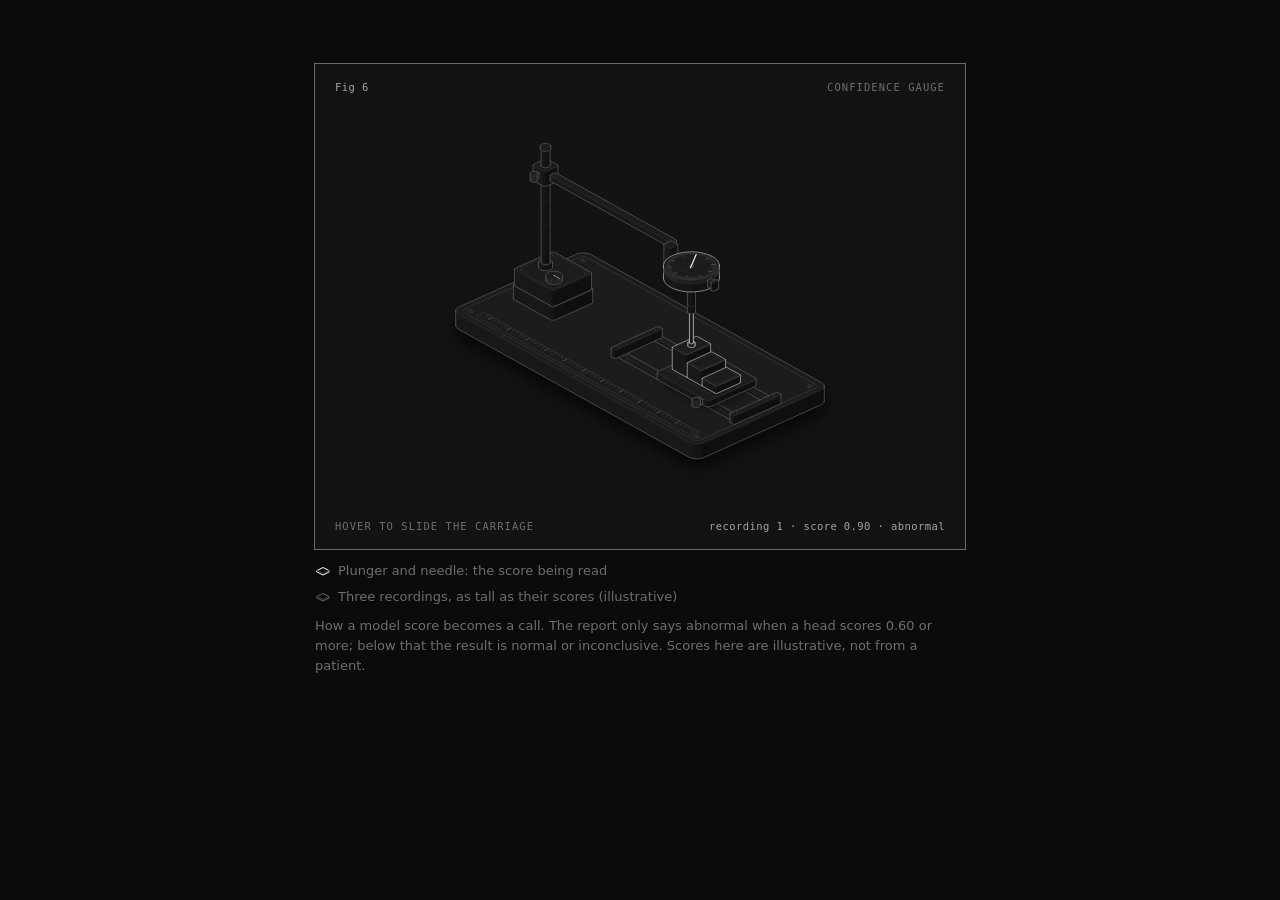
<file: app/static/figures/confidence-gauge.html>
<!doctype html><html lang="en"><head><meta charset="utf-8"><meta name="viewport" content="width=device-width, initial-scale=1"><title>Confidence gauge</title><style>
.iso{
  --anatomy-page:#0b0b0b;--anatomy-card:#131313;--anatomy-text:#a3a3a3;--anatomy-strong:#e6e6e6;--anatomy-muted:#6e6e6e;
  --anatomy-paper:#131313;--anatomy-face:#1b1b1b;--anatomy-top:#1c1c1c;
  --anatomy-shade-0:#0f0f0f;--anatomy-shade-1:#121212;--anatomy-shade-2:#151515;--anatomy-shade-3:#181818;
  --anatomy-lit-top:#262626;--anatomy-lit-shade:#1d1d1d;
  --anatomy-hi:#d4d4d4;--anatomy-mid:#6a6a6a;--anatomy-lo:#3e3e3e;--anatomy-faint:#2a2a2a;--anatomy-lit:#ffffff;
  --anatomy-halo:#050505;--anatomy-halo-opacity:.9;--anatomy-dot:#e6e6e6;
  --anatomy-red:#ff6b6b;--anatomy-green:#6be0a0;--anatomy-blue:#6b9bff;
  --anatomy-weight:.6px;--anatomy-ease:cubic-bezier(.32,.72,0,1);
  --anatomy-mono:ui-monospace,"SF Mono",Menlo,Consolas,monospace;
  --anatomy-lift:inset 0 1px 0 0 #ffffff0a,inset 0 0 0 1px #ffffff06,0 0 0 1px #00000026,0 1px 1px -.5px #00000014,0 3px 3px -1.5px #00000014,0 6px 6px -3px #00000014,0 12px 12px -6px #00000014;
}
.iso[data-theme="light"]{
  --anatomy-page:#f2f2ef;--anatomy-card:#fbfbfa;--anatomy-text:#57575a;--anatomy-strong:#18181a;--anatomy-muted:#8c8c90;
  --anatomy-paper:#fbfbfa;--anatomy-face:#ffffff;--anatomy-top:#ffffff;
  --anatomy-shade-0:#dcdcd9;--anatomy-shade-1:#e5e5e2;--anatomy-shade-2:#ededea;--anatomy-shade-3:#f4f4f1;
  --anatomy-lit-top:#ffffff;--anatomy-lit-shade:#eeeeeb;
  --anatomy-hi:#26262a;--anatomy-mid:#8a8a8f;--anatomy-lo:#b4b4b8;--anatomy-faint:#d4d4d6;--anatomy-lit:#000000;
  --anatomy-halo:#8a8a80;--anatomy-halo-opacity:.32;--anatomy-dot:#3a3a3e;
  --anatomy-red:#e5484d;--anatomy-green:#30a46c;--anatomy-blue:#3e63dd;
  --anatomy-lift:inset 0 1px 0 0 #ffffff,0 0 0 1px #0000000f,0 1px 1px -.5px #0000000a,0 3px 3px -1.5px #0000000a,0 6px 6px -3px #0000000a,0 12px 12px -6px #0000000a;
}
.iso-svg{display:block;width:100%;height:auto;overflow:visible}
.iso-svg path,.iso-svg circle{vector-effect:non-scaling-stroke}
.iso-fill{fill:var(--anatomy-paper);stroke:none}
.iso-solid[data-lit]>.iso-fill{fill:var(--anatomy-face)}
.iso-shade,.iso-top{stroke:none}
.iso-shade[data-shade="0"]{fill:var(--anatomy-shade-0)}
.iso-shade[data-shade="1"]{fill:var(--anatomy-shade-1)}
.iso-shade[data-shade="2"]{fill:var(--anatomy-shade-2)}
.iso-shade[data-shade="3"]{fill:var(--anatomy-shade-3)}
.iso-top{fill:var(--anatomy-top)}
.iso-solid[data-lit]>.iso-top{fill:var(--anatomy-lit-top)}
.iso-solid[data-lit]>.iso-shade{fill:var(--anatomy-lit-shade)}
.iso-solid[data-seamless]>.iso-shade,.iso-solid[data-seamless]>.iso-top{stroke-width:.4;stroke-linejoin:round}
.iso-solid[data-seamless]>.iso-shade[data-shade="0"]{stroke:var(--anatomy-shade-0)}
.iso-solid[data-seamless]>.iso-shade[data-shade="1"]{stroke:var(--anatomy-shade-1)}
.iso-solid[data-seamless]>.iso-shade[data-shade="2"]{stroke:var(--anatomy-shade-2)}
.iso-solid[data-seamless]>.iso-shade[data-shade="3"]{stroke:var(--anatomy-shade-3)}
.iso-solid[data-seamless]>.iso-top{stroke:var(--anatomy-top)}
.iso-solid[data-seamless][data-lit]>.iso-top{stroke:var(--anatomy-lit-top)}
.iso-solid[data-seamless][data-lit]>.iso-shade{stroke:var(--anatomy-lit-shade)}
.iso-solid[data-lit]>.iso-edge{stroke:var(--anatomy-lit)}
.iso-halo{fill:var(--anatomy-halo);stroke:none;filter:blur(9px);opacity:var(--anatomy-halo-opacity);transform:translateY(3px)}
.iso-line{fill:none;stroke:var(--anatomy-lo);stroke-width:var(--anatomy-weight);stroke-linecap:round;stroke-linejoin:round}
.iso-line[data-tone="hi"]{stroke:var(--anatomy-hi)}
.iso-line[data-tone="mid"]{stroke:var(--anatomy-mid)}
.iso-line[data-tone="lo"]{stroke:var(--anatomy-lo)}
.iso-line[data-tone="faint"]{stroke:var(--anatomy-faint)}
.iso-line[data-tone="lit"]{stroke:var(--anatomy-lit)}
.iso-line[data-tone="red"]{stroke:var(--anatomy-red)}
.iso-line[data-tone="green"]{stroke:var(--anatomy-green)}
.iso-line[data-tone="blue"]{stroke:var(--anatomy-blue)}
.iso-line[data-dotted]{stroke-dasharray:.01 3.5;stroke-width:1}
.iso-line[data-dashed]{stroke-dasharray:3 3}
.iso-line[data-flow]{stroke-dasharray:2 6}
.iso-wire-end{fill:var(--anatomy-paper);stroke:var(--anatomy-lo);stroke-width:var(--anatomy-weight)}
.iso-wire[data-tone="hi"] .iso-wire-end{stroke:var(--anatomy-hi)}
.iso-wire[data-tone="mid"] .iso-wire-end{stroke:var(--anatomy-mid)}
.iso-wire[data-tone="faint"] .iso-wire-end{stroke:var(--anatomy-faint)}
.iso-wire[data-tone="lit"] .iso-wire-end{stroke:var(--anatomy-lit)}
.iso-dots circle{fill:var(--anatomy-dot);stroke:none;opacity:.32}
.iso-dots[data-tone="hi"] circle{opacity:.85}
.iso-dots[data-tone="mid"] circle{opacity:.45}
.iso-dots[data-tone="lo"] circle{opacity:.22}
.iso-dots[data-tone="faint"] circle{opacity:.12}
.iso-face-text{fill:var(--anatomy-mid);font-family:var(--anatomy-mono);letter-spacing:.04em}
.iso-face-text[data-tone="hi"]{fill:var(--anatomy-hi)}
.iso-face-text[data-tone="lo"]{fill:var(--anatomy-lo)}
.iso-face-text[data-tone="faint"]{fill:var(--anatomy-faint)}
.tb-body{fill:var(--anatomy-shade-2);stroke:none}
.tb-shine{fill:var(--anatomy-top);stroke:none}
.tb-shade{fill:var(--anatomy-shade-0);stroke:none}
.tb-ring{fill:none;stroke:var(--anatomy-lo);stroke-width:.45;stroke-linecap:butt;stroke-linejoin:round}
.tb-ring[data-tone="mid"]{stroke:var(--anatomy-mid)}
.tb-ring[data-tone="faint"]{stroke:var(--anatomy-faint)}
.tb-ring[data-tone="hi"]{stroke:var(--anatomy-hi)}
@keyframes iso-flow{to{stroke-dashoffset:-32}}
@keyframes iso-pulse{0%,100%{opacity:.18}12%{opacity:1}40%{opacity:.18}}
.iso-line[data-flow]{animation:iso-flow 1600ms linear infinite}
.iso-dots circle[data-pulse]{animation:iso-pulse 1600ms steps(1,end) infinite;animation-delay:var(--pulse-at,0ms)}
.iso-figure{margin:32px 0 36px}
.iso-plate{position:relative;padding:52px 24px;border-radius:0;background:var(--anatomy-card);box-shadow:0 0 0 1px var(--anatomy-mid);--anatomy-paper:var(--anatomy-card)}
.iso-plate-corners{position:absolute;inset:18px 20px;pointer-events:none}
.iso-plate-corner{position:absolute;color:var(--anatomy-muted);font-family:var(--anatomy-mono);font-size:10.5px;line-height:1;letter-spacing:.04em;white-space:nowrap}
.iso-plate-corner[data-corner="fig"]{top:0;left:0;color:var(--anatomy-text)}
.iso-plate-corner[data-corner="title"]{top:0;right:0;text-transform:uppercase;letter-spacing:.1em}
.iso-plate-corner[data-corner="hint"]{bottom:0;left:0;text-transform:uppercase;letter-spacing:.1em}
.iso-plate-corner[data-corner="readout"]{right:0;bottom:0;color:var(--anatomy-text);font-variant-numeric:tabular-nums}
.iso-plate .iso-svg{margin:0 auto}
.iso-legend{display:grid;gap:8px;margin-top:12px;color:var(--anatomy-muted);font-size:13px;line-height:1.55}
.iso-keys{display:flex;flex-wrap:wrap;gap:6px 18px}
.iso-key{display:inline-flex;align-items:center;gap:7px}
.iso-swatch{width:16px;height:10px;flex:none;overflow:visible}
.iso-swatch path{fill:none;stroke:var(--anatomy-hi);stroke-width:1;vector-effect:non-scaling-stroke;stroke-linejoin:round;stroke-linecap:round}
.iso-swatch[data-mark="raised"] path,.iso-swatch[data-mark="flat"] path{stroke:var(--anatomy-mid)}
.iso-swatch[data-mark="lit"] path{stroke:var(--anatomy-lit)}
.iso-swatch[data-mark="dim"] path{stroke:var(--anatomy-lo)}
.iso-swatch[data-mark="dotted"] path{stroke-dasharray:.01 3;stroke-width:1.4}
.iso-swatch[data-mark="dashed"] path{stroke-dasharray:3 2.5}
.iso-swatch[data-mark="red"] path{stroke:var(--anatomy-red)}
.iso-swatch[data-mark="green"] path{stroke:var(--anatomy-green)}
.iso-swatch[data-mark="blue"] path{stroke:var(--anatomy-blue)}
.iso-swatch-crease{stroke:var(--anatomy-lo)!important}
@media (max-width:560px){.iso-plate{padding:48px 12px 70px}.iso-plate-corner[data-corner="hint"]{bottom:18px}}
@media (prefers-reduced-motion:reduce){.iso-line[data-flow],.iso-dots circle[data-pulse]{animation:none}}

*{box-sizing:border-box}
html{color-scheme:dark}
body[data-theme="light"]{color-scheme:light}
body{margin:0;background:var(--anatomy-page);color:var(--anatomy-text);font:14px/1.6 ui-sans-serif,system-ui,-apple-system,"Segoe UI",sans-serif;-webkit-font-smoothing:antialiased}
.iso-page{width:min(650px,100% - 32px);margin:64px auto 96px}
</style></head><body class="iso" data-theme="dark"><main class="iso-page"><figure class="iso-figure"><div class="iso-plate"><div class="iso-plate-corners" aria-hidden="true"><span class="iso-plate-corner" data-corner="fig">Fig 6</span><span class="iso-plate-corner" data-corner="title">Confidence gauge</span><span class="iso-plate-corner" data-corner="hint">Hover to slide the carriage</span><span class="iso-plate-corner" data-corner="readout" data-readout>recording 1 · score 0.90 · abnormal</span></div><div class="iso-stage" tabindex="0" role="slider" aria-label="Confidence gauge: arrow keys move between recordings" aria-valuemin="0" aria-valuemax="20" aria-valuenow="18"><svg xmlns="http://www.w3.org/2000/svg" class="iso-svg" viewBox="0 0 600 380" role="img" aria-label="A dial gauge reading model scores. Three blocks stand for three recordings; each block is as tall as the abnormal score the model gave it: 0.90, 0.60 and 0.30. The plunger rides onto the block under it and the needle turns by the same amount; one full turn is a score of 1.0."><path class="iso-halo" d="M116.3 200L116.6 199L117.3 197.9L118.5 197L119.9 196.2L235.9 144L237.6 143.3L239.6 142.9L241.7 142.6L243.9 142.6L246.1 142.7L248.1 143.1L250 143.7L251.6 144.4L480.9 271.7L482.2 272.6L483.1 273.6L483.6 274.7L483.7 275.8L483.7 290.2L483.4 291.3L482.7 292.3L481.5 293.3L480.1 294.1L364.1 346.3L362.4 346.9L360.4 347.4L358.3 347.6L356.1 347.7L353.9 347.5L351.9 347.2L350 346.6L348.4 345.9L119.1 218.5L117.8 217.7L116.9 216.7L116.4 215.6L116.3 214.5Z"/><g class="iso-solid"><path class="iso-fill" d="M232.1 174.7L232.3 173.7L232.9 172.6L233.9 171.6L235.4 170.8L237.1 170.2L239.1 169.8L241.3 169.6L243.5 169.6L245.6 169.9L247.5 170.5L249.1 171.2L250.4 172.1L251.2 173.1L251.6 174.2L251.6 176.1L251.5 177.2L250.9 178.2L249.9 179.2L248.4 180L246.6 180.6L244.6 181.1L242.5 181.2L240.3 181.2L238.2 180.9L236.3 180.4L234.6 179.6L233.4 178.8L232.5 177.7L232.1 176.7Z"/><path class="iso-shade" data-shade="0" d="M248.4 180L246.6 180.6L246.6 178.7L248.4 178.1ZM251.6 176.1L251.5 177.2L251.5 175.2L251.6 174.2ZM251.5 177.2L250.9 178.2L250.9 176.3L251.5 175.2ZM250.9 178.2L249.9 179.2L249.9 177.3L250.9 176.3ZM249.9 179.2L248.4 180L248.4 178.1L249.9 177.3Z"/><path class="iso-shade" data-shade="1" d="M246.6 180.6L244.6 181.1L244.6 179.1L246.6 178.7ZM244.6 181.1L242.5 181.2L242.5 179.3L244.6 179.1Z"/><path class="iso-shade" data-shade="2" d="M242.5 181.2L240.3 181.2L240.3 179.3L242.5 179.3ZM240.3 181.2L238.2 180.9L238.2 179L240.3 179.3ZM238.2 180.9L236.3 180.4L236.3 178.4L238.2 179Z"/><path class="iso-shade" data-shade="3" d="M236.3 180.4L234.6 179.6L234.6 177.7L236.3 178.4ZM234.6 179.6L233.4 178.8L233.4 176.8L234.6 177.7ZM233.4 178.8L232.5 177.7L232.5 175.8L233.4 176.8ZM232.5 177.7L232.1 176.7L232.1 174.7L232.5 175.8Z"/><path class="iso-top" d="M248.4 178.1L246.6 178.7L244.6 179.1L242.5 179.3L240.3 179.3L238.2 179L236.3 178.4L234.6 177.7L233.4 176.8L232.5 175.8L232.1 174.7L232.3 173.7L232.9 172.6L233.9 171.6L235.4 170.8L237.1 170.2L239.1 169.8L241.3 169.6L243.5 169.6L245.6 169.9L247.5 170.5L249.1 171.2L250.4 172.1L251.2 173.1L251.6 174.2L251.5 175.2L250.9 176.3L249.9 177.3Z"/><path class="iso-line iso-crease" data-tone="faint" d="M251.6 174.2L251.5 175.2L250.9 176.3L249.9 177.3L248.4 178.1L246.6 178.7L244.6 179.1L242.5 179.3L240.3 179.3L238.2 179L236.3 178.4L234.6 177.7L233.4 176.8L232.5 175.8L232.1 174.7"/><path class="iso-line iso-edge" data-tone="lo" d="M232.1 174.7L232.3 173.7L232.9 172.6L233.9 171.6L235.4 170.8L237.1 170.2L239.1 169.8L241.3 169.6L243.5 169.6L245.6 169.9L247.5 170.5L249.1 171.2L250.4 172.1L251.2 173.1L251.6 174.2M251.6 176.1L251.5 177.2L250.9 178.2L249.9 179.2L248.4 180L246.6 180.6L244.6 181.1L242.5 181.2L240.3 181.2L238.2 180.9L236.3 180.4L234.6 179.6L233.4 178.8L232.5 177.7L232.1 176.7M232.1 174.7L232.1 176.7M251.6 174.2L251.6 176.1"/></g><g class="iso-solid"><path class="iso-fill" d="M234.4 170.6L234.5 169.7L234.9 168.9L235.7 168.2L236.8 167.6L238.2 167.1L239.8 166.7L241.4 166.6L243.1 166.6L244.7 166.9L246.2 167.3L247.5 167.8L248.5 168.5L249.1 169.3L249.4 170.1L249.4 174.2L249.3 175.1L248.8 175.9L248 176.6L246.9 177.2L245.5 177.7L244 178.1L242.3 178.2L240.6 178.2L239 177.9L237.6 177.5L236.3 177L235.3 176.3L234.7 175.5L234.4 174.7Z"/><path class="iso-shade" data-shade="0" d="M246.9 177.2L245.5 177.7L245.5 173.6L246.9 173.1ZM249.4 174.2L249.3 175.1L249.3 171L249.4 170.1ZM249.3 175.1L248.8 175.9L248.8 171.8L249.3 171ZM248.8 175.9L248 176.6L248 172.5L248.8 171.8ZM248 176.6L246.9 177.2L246.9 173.1L248 172.5Z"/><path class="iso-shade" data-shade="1" d="M245.5 177.7L244 178.1L244 174L245.5 173.6ZM244 178.1L242.3 178.2L242.3 174.1L244 174Z"/><path class="iso-shade" data-shade="2" d="M242.3 178.2L240.6 178.2L240.6 174.1L242.3 174.1ZM240.6 178.2L239 177.9L239 173.8L240.6 174.1ZM239 177.9L237.6 177.5L237.6 173.4L239 173.8Z"/><path class="iso-shade" data-shade="3" d="M237.6 177.5L236.3 177L236.3 172.9L237.6 173.4ZM236.3 177L235.3 176.3L235.3 172.2L236.3 172.9ZM235.3 176.3L234.7 175.5L234.7 171.4L235.3 172.2ZM234.7 175.5L234.4 174.7L234.4 170.6L234.7 171.4Z"/><path class="iso-top" d="M246.9 173.1L245.5 173.6L244 174L242.3 174.1L240.6 174.1L239 173.8L237.6 173.4L236.3 172.9L235.3 172.2L234.7 171.4L234.4 170.6L234.5 169.7L234.9 168.9L235.7 168.2L236.8 167.6L238.2 167.1L239.8 166.7L241.4 166.6L243.1 166.6L244.7 166.9L246.2 167.3L247.5 167.8L248.5 168.5L249.1 169.3L249.4 170.1L249.3 171L248.8 171.8L248 172.5Z"/><path class="iso-line iso-crease" data-tone="faint" d="M249.4 170.1L249.3 171L248.8 171.8L248 172.5L246.9 173.1L245.5 173.6L244 174L242.3 174.1L240.6 174.1L239 173.8L237.6 173.4L236.3 172.9L235.3 172.2L234.7 171.4L234.4 170.6"/><path class="iso-line iso-edge" data-tone="mid" d="M234.4 170.6L234.5 169.7L234.9 168.9L235.7 168.2L236.8 167.6L238.2 167.1L239.8 166.7L241.4 166.6L243.1 166.6L244.7 166.9L246.2 167.3L247.5 167.8L248.5 168.5L249.1 169.3L249.4 170.1M249.4 174.2L249.3 175.1L248.8 175.9L248 176.6L246.9 177.2L245.5 177.7L244 178.1L242.3 178.2L240.6 178.2L239 177.9L237.6 177.5L236.3 177L235.3 176.3L234.7 175.5L234.4 174.7M234.4 170.6L234.4 174.7M249.4 170.1L249.4 174.2"/></g><g class="iso-solid"><path class="iso-fill" d="M145.2 213.9L145.3 212.8L145.9 211.7L147 210.8L148.4 210L150.2 209.3L152.2 208.9L154.3 208.7L156.5 208.8L158.6 209.1L160.5 209.6L162.2 210.3L163.4 211.2L164.3 212.2L164.7 213.3L164.7 215.2L164.5 216.3L163.9 217.4L162.9 218.3L161.5 219.1L159.7 219.8L157.7 220.2L155.5 220.4L153.3 220.3L151.2 220L149.3 219.5L147.7 218.8L146.4 217.9L145.6 216.9L145.2 215.8Z"/><path class="iso-shade" data-shade="0" d="M161.5 219.1L159.7 219.8L159.7 217.9L161.5 217.2ZM164.7 215.2L164.5 216.3L164.5 214.4L164.7 213.3ZM164.5 216.3L163.9 217.4L163.9 215.4L164.5 214.4ZM163.9 217.4L162.9 218.3L162.9 216.4L163.9 215.4ZM162.9 218.3L161.5 219.1L161.5 217.2L162.9 216.4Z"/><path class="iso-shade" data-shade="1" d="M159.7 219.8L157.7 220.2L157.7 218.3L159.7 217.9ZM157.7 220.2L155.5 220.4L155.5 218.5L157.7 218.3Z"/><path class="iso-shade" data-shade="2" d="M155.5 220.4L153.3 220.3L153.3 218.4L155.5 218.5ZM153.3 220.3L151.2 220L151.2 218.1L153.3 218.4ZM151.2 220L149.3 219.5L149.3 217.6L151.2 218.1Z"/><path class="iso-shade" data-shade="3" d="M149.3 219.5L147.7 218.8L147.7 216.9L149.3 217.6ZM147.7 218.8L146.4 217.9L146.4 216L147.7 216.9ZM146.4 217.9L145.6 216.9L145.6 215L146.4 216ZM145.6 216.9L145.2 215.8L145.2 213.9L145.6 215Z"/><path class="iso-top" d="M161.5 217.2L159.7 217.9L157.7 218.3L155.5 218.5L153.3 218.4L151.2 218.1L149.3 217.6L147.7 216.9L146.4 216L145.6 215L145.2 213.9L145.3 212.8L145.9 211.7L147 210.8L148.4 210L150.2 209.3L152.2 208.9L154.3 208.7L156.5 208.8L158.6 209.1L160.5 209.6L162.2 210.3L163.4 211.2L164.3 212.2L164.7 213.3L164.5 214.4L163.9 215.4L162.9 216.4Z"/><path class="iso-line iso-crease" data-tone="faint" d="M164.7 213.3L164.5 214.4L163.9 215.4L162.9 216.4L161.5 217.2L159.7 217.9L157.7 218.3L155.5 218.5L153.3 218.4L151.2 218.1L149.3 217.6L147.7 216.9L146.4 216L145.6 215L145.2 213.9"/><path class="iso-line iso-edge" data-tone="lo" d="M145.2 213.9L145.3 212.8L145.9 211.7L147 210.8L148.4 210L150.2 209.3L152.2 208.9L154.3 208.7L156.5 208.8L158.6 209.1L160.5 209.6L162.2 210.3L163.4 211.2L164.3 212.2L164.7 213.3M164.7 215.2L164.5 216.3L163.9 217.4L162.9 218.3L161.5 219.1L159.7 219.8L157.7 220.2L155.5 220.4L153.3 220.3L151.2 220L149.3 219.5L147.7 218.8L146.4 217.9L145.6 216.9L145.2 215.8M145.2 213.9L145.2 215.8M164.7 213.3L164.7 215.2"/></g><g class="iso-solid"><path class="iso-fill" d="M147.4 209.7L147.5 208.9L148 208.1L148.8 207.3L149.9 206.7L151.3 206.2L152.8 205.9L154.5 205.7L156.2 205.8L157.8 206L159.3 206.4L160.5 207L161.5 207.7L162.1 208.4L162.4 209.3L162.4 213.4L162.3 214.2L161.9 215L161.1 215.8L160 216.4L158.6 216.9L157 217.2L155.4 217.4L153.7 217.3L152.1 217.1L150.6 216.7L149.3 216.1L148.4 215.4L147.7 214.7L147.4 213.8Z"/><path class="iso-shade" data-shade="0" d="M160 216.4L158.6 216.9L158.6 212.8L160 212.3ZM162.4 213.4L162.3 214.2L162.3 210.1L162.4 209.3ZM162.3 214.2L161.9 215L161.9 210.9L162.3 210.1ZM161.9 215L161.1 215.8L161.1 211.7L161.9 210.9ZM161.1 215.8L160 216.4L160 212.3L161.1 211.7Z"/><path class="iso-shade" data-shade="1" d="M158.6 216.9L157 217.2L157 213.1L158.6 212.8ZM157 217.2L155.4 217.4L155.4 213.2L157 213.1Z"/><path class="iso-shade" data-shade="2" d="M155.4 217.4L153.7 217.3L153.7 213.2L155.4 213.2ZM153.7 217.3L152.1 217.1L152.1 213L153.7 213.2ZM152.1 217.1L150.6 216.7L150.6 212.6L152.1 213Z"/><path class="iso-shade" data-shade="3" d="M150.6 216.7L149.3 216.1L149.3 212L150.6 212.6ZM149.3 216.1L148.4 215.4L148.4 211.3L149.3 212ZM148.4 215.4L147.7 214.7L147.7 210.5L148.4 211.3ZM147.7 214.7L147.4 213.8L147.4 209.7L147.7 210.5Z"/><path class="iso-top" d="M160 212.3L158.6 212.8L157 213.1L155.4 213.2L153.7 213.2L152.1 213L150.6 212.6L149.3 212L148.4 211.3L147.7 210.5L147.4 209.7L147.5 208.9L148 208.1L148.8 207.3L149.9 206.7L151.3 206.2L152.8 205.9L154.5 205.7L156.2 205.8L157.8 206L159.3 206.4L160.5 207L161.5 207.7L162.1 208.4L162.4 209.3L162.3 210.1L161.9 210.9L161.1 211.7Z"/><path class="iso-line iso-crease" data-tone="faint" d="M162.4 209.3L162.3 210.1L161.9 210.9L161.1 211.7L160 212.3L158.6 212.8L157 213.1L155.4 213.2L153.7 213.2L152.1 213L150.6 212.6L149.3 212L148.4 211.3L147.7 210.5L147.4 209.7"/><path class="iso-line iso-edge" data-tone="mid" d="M147.4 209.7L147.5 208.9L148 208.1L148.8 207.3L149.9 206.7L151.3 206.2L152.8 205.9L154.5 205.7L156.2 205.8L157.8 206L159.3 206.4L160.5 207L161.5 207.7L162.1 208.4L162.4 209.3M162.4 213.4L162.3 214.2L161.9 215L161.1 215.8L160 216.4L158.6 216.9L157 217.2L155.4 217.4L153.7 217.3L152.1 217.1L150.6 216.7L149.3 216.1L148.4 215.4L147.7 214.7L147.4 213.8M147.4 209.7L147.4 213.8M162.4 209.3L162.4 213.4"/></g><g class="iso-solid"><path class="iso-fill" d="M435.3 287.6L435.5 286.5L436.1 285.4L437.1 284.5L438.5 283.7L440.3 283L442.3 282.6L444.5 282.4L446.7 282.5L448.8 282.8L450.7 283.3L452.3 284L453.6 284.9L454.4 285.9L454.8 287L454.8 288.9L454.7 290L454.1 291.1L453 292L451.6 292.8L449.8 293.5L447.8 293.9L445.7 294.1L443.5 294L441.4 293.7L439.5 293.2L437.8 292.5L436.6 291.6L435.7 290.6L435.3 289.5Z"/><path class="iso-shade" data-shade="0" d="M451.6 292.8L449.8 293.5L449.8 291.5L451.6 290.9ZM454.8 288.9L454.7 290L454.7 288.1L454.8 287ZM454.7 290L454.1 291.1L454.1 289.1L454.7 288.1ZM454.1 291.1L453 292L453 290.1L454.1 289.1ZM453 292L451.6 292.8L451.6 290.9L453 290.1Z"/><path class="iso-shade" data-shade="1" d="M449.8 293.5L447.8 293.9L447.8 292L449.8 291.5ZM447.8 293.9L445.7 294.1L445.7 292.1L447.8 292Z"/><path class="iso-shade" data-shade="2" d="M445.7 294.1L443.5 294L443.5 292.1L445.7 292.1ZM443.5 294L441.4 293.7L441.4 291.8L443.5 292.1ZM441.4 293.7L439.5 293.2L439.5 291.3L441.4 291.8Z"/><path class="iso-shade" data-shade="3" d="M439.5 293.2L437.8 292.5L437.8 290.5L439.5 291.3ZM437.8 292.5L436.6 291.6L436.6 289.7L437.8 290.5ZM436.6 291.6L435.7 290.6L435.7 288.7L436.6 289.7ZM435.7 290.6L435.3 289.5L435.3 287.6L435.7 288.7Z"/><path class="iso-top" d="M451.6 290.9L449.8 291.5L447.8 292L445.7 292.1L443.5 292.1L441.4 291.8L439.5 291.3L437.8 290.5L436.6 289.7L435.7 288.7L435.3 287.6L435.5 286.5L436.1 285.4L437.1 284.5L438.5 283.7L440.3 283L442.3 282.6L444.5 282.4L446.7 282.5L448.8 282.8L450.7 283.3L452.3 284L453.6 284.9L454.4 285.9L454.8 287L454.7 288.1L454.1 289.1L453 290.1Z"/><path class="iso-line iso-crease" data-tone="faint" d="M454.8 287L454.7 288.1L454.1 289.1L453 290.1L451.6 290.9L449.8 291.5L447.8 292L445.7 292.1L443.5 292.1L441.4 291.8L439.5 291.3L437.8 290.5L436.6 289.7L435.7 288.7L435.3 287.6"/><path class="iso-line iso-edge" data-tone="lo" d="M435.3 287.6L435.5 286.5L436.1 285.4L437.1 284.5L438.5 283.7L440.3 283L442.3 282.6L444.5 282.4L446.7 282.5L448.8 282.8L450.7 283.3L452.3 284L453.6 284.9L454.4 285.9L454.8 287M454.8 288.9L454.7 290L454.1 291.1L453 292L451.6 292.8L449.8 293.5L447.8 293.9L445.7 294.1L443.5 294L441.4 293.7L439.5 293.2L437.8 292.5L436.6 291.6L435.7 290.6L435.3 289.5M435.3 287.6L435.3 289.5M454.8 287L454.8 288.9"/></g><g class="iso-solid"><path class="iso-fill" d="M437.6 283.4L437.7 282.6L438.1 281.8L438.9 281L440 280.4L441.4 279.9L443 279.6L444.6 279.4L446.3 279.5L447.9 279.7L449.4 280.1L450.7 280.7L451.6 281.4L452.3 282.1L452.6 283L452.6 287.1L452.5 287.9L452 288.7L451.2 289.4L450.1 290.1L448.7 290.6L447.2 290.9L445.5 291L443.8 291L442.2 290.8L440.7 290.4L439.5 289.8L438.5 289.1L437.9 288.3L437.6 287.5Z"/><path class="iso-shade" data-shade="0" d="M450.1 290.1L448.7 290.6L448.7 286.5L450.1 286ZM452.6 287.1L452.5 287.9L452.5 283.8L452.6 283ZM452.5 287.9L452 288.7L452 284.6L452.5 283.8ZM452 288.7L451.2 289.4L451.2 285.3L452 284.6ZM451.2 289.4L450.1 290.1L450.1 286L451.2 285.3Z"/><path class="iso-shade" data-shade="1" d="M448.7 290.6L447.2 290.9L447.2 286.8L448.7 286.5ZM447.2 290.9L445.5 291L445.5 286.9L447.2 286.8Z"/><path class="iso-shade" data-shade="2" d="M445.5 291L443.8 291L443.8 286.9L445.5 286.9ZM443.8 291L442.2 290.8L442.2 286.7L443.8 286.9ZM442.2 290.8L440.7 290.4L440.7 286.3L442.2 286.7Z"/><path class="iso-shade" data-shade="3" d="M440.7 290.4L439.5 289.8L439.5 285.7L440.7 286.3ZM439.5 289.8L438.5 289.1L438.5 285L439.5 285.7ZM438.5 289.1L437.9 288.3L437.9 284.2L438.5 285ZM437.9 288.3L437.6 287.5L437.6 283.4L437.9 284.2Z"/><path class="iso-top" d="M450.1 286L448.7 286.5L447.2 286.8L445.5 286.9L443.8 286.9L442.2 286.7L440.7 286.3L439.5 285.7L438.5 285L437.9 284.2L437.6 283.4L437.7 282.6L438.1 281.8L438.9 281L440 280.4L441.4 279.9L443 279.6L444.6 279.4L446.3 279.5L447.9 279.7L449.4 280.1L450.7 280.7L451.6 281.4L452.3 282.1L452.6 283L452.5 283.8L452 284.6L451.2 285.3Z"/><path class="iso-line iso-crease" data-tone="faint" d="M452.6 283L452.5 283.8L452 284.6L451.2 285.3L450.1 286L448.7 286.5L447.2 286.8L445.5 286.9L443.8 286.9L442.2 286.7L440.7 286.3L439.5 285.7L438.5 285L437.9 284.2L437.6 283.4"/><path class="iso-line iso-edge" data-tone="mid" d="M437.6 283.4L437.7 282.6L438.1 281.8L438.9 281L440 280.4L441.4 279.9L443 279.6L444.6 279.4L446.3 279.5L447.9 279.7L449.4 280.1L450.7 280.7L451.6 281.4L452.3 282.1L452.6 283M452.6 287.1L452.5 287.9L452 288.7L451.2 289.4L450.1 290.1L448.7 290.6L447.2 290.9L445.5 291L443.8 291L442.2 290.8L440.7 290.4L439.5 289.8L438.5 289.1L437.9 288.3L437.6 287.5M437.6 283.4L437.6 287.5M452.6 283L452.6 287.1"/></g><g class="iso-solid"><path class="iso-fill" d="M348.4 326.7L348.5 325.6L349.1 324.6L350.1 323.6L351.6 322.8L353.4 322.2L355.4 321.8L357.5 321.6L359.7 321.6L361.8 321.9L363.7 322.4L365.4 323.2L366.6 324.1L367.5 325.1L367.9 326.1L367.9 328.1L367.7 329.2L367.1 330.2L366.1 331.2L364.6 332L362.9 332.6L360.9 333L358.7 333.2L356.5 333.2L354.4 332.9L352.5 332.3L350.9 331.6L349.6 330.7L348.8 329.7L348.4 328.7Z"/><path class="iso-shade" data-shade="0" d="M364.6 332L362.9 332.6L362.9 330.7L364.6 330.1ZM367.9 328.1L367.7 329.2L367.7 327.2L367.9 326.1ZM367.7 329.2L367.1 330.2L367.1 328.3L367.7 327.2ZM367.1 330.2L366.1 331.2L366.1 329.2L367.1 328.3ZM366.1 331.2L364.6 332L364.6 330.1L366.1 329.2Z"/><path class="iso-shade" data-shade="1" d="M362.9 332.6L360.9 333L360.9 331.1L362.9 330.7ZM360.9 333L358.7 333.2L358.7 331.3L360.9 331.1Z"/><path class="iso-shade" data-shade="2" d="M358.7 333.2L356.5 333.2L356.5 331.2L358.7 331.3ZM356.5 333.2L354.4 332.9L354.4 330.9L356.5 331.2ZM354.4 332.9L352.5 332.3L352.5 330.4L354.4 330.9Z"/><path class="iso-shade" data-shade="3" d="M352.5 332.3L350.9 331.6L350.9 329.7L352.5 330.4ZM350.9 331.6L349.6 330.7L349.6 328.8L350.9 329.7ZM349.6 330.7L348.8 329.7L348.8 327.8L349.6 328.8ZM348.8 329.7L348.4 328.7L348.4 326.7L348.8 327.8Z"/><path class="iso-top" d="M364.6 330.1L362.9 330.7L360.9 331.1L358.7 331.3L356.5 331.2L354.4 330.9L352.5 330.4L350.9 329.7L349.6 328.8L348.8 327.8L348.4 326.7L348.5 325.6L349.1 324.6L350.1 323.6L351.6 322.8L353.4 322.2L355.4 321.8L357.5 321.6L359.7 321.6L361.8 321.9L363.7 322.4L365.4 323.2L366.6 324.1L367.5 325.1L367.9 326.1L367.7 327.2L367.1 328.3L366.1 329.2Z"/><path class="iso-line iso-crease" data-tone="faint" d="M367.9 326.1L367.7 327.2L367.1 328.3L366.1 329.2L364.6 330.1L362.9 330.7L360.9 331.1L358.7 331.3L356.5 331.2L354.4 330.9L352.5 330.4L350.9 329.7L349.6 328.8L348.8 327.8L348.4 326.7"/><path class="iso-line iso-edge" data-tone="lo" d="M348.4 326.7L348.5 325.6L349.1 324.6L350.1 323.6L351.6 322.8L353.4 322.2L355.4 321.8L357.5 321.6L359.7 321.6L361.8 321.9L363.7 322.4L365.4 323.2L366.6 324.1L367.5 325.1L367.9 326.1M367.9 328.1L367.7 329.2L367.1 330.2L366.1 331.2L364.6 332L362.9 332.6L360.9 333L358.7 333.2L356.5 333.2L354.4 332.9L352.5 332.3L350.9 331.6L349.6 330.7L348.8 329.7L348.4 328.7M348.4 326.7L348.4 328.7M367.9 326.1L367.9 328.1"/></g><g class="iso-solid"><path class="iso-fill" d="M350.6 322.6L350.7 321.7L351.2 320.9L352 320.2L353.1 319.5L354.5 319L356 318.7L357.7 318.6L359.4 318.6L361 318.8L362.4 319.3L363.7 319.8L364.7 320.5L365.3 321.3L365.6 322.1L365.6 326.2L365.5 327L365.1 327.9L364.3 328.6L363.2 329.2L361.8 329.7L360.2 330L358.6 330.2L356.9 330.1L355.3 329.9L353.8 329.5L352.5 328.9L351.5 328.3L350.9 327.5L350.6 326.7Z"/><path class="iso-shade" data-shade="0" d="M363.2 329.2L361.8 329.7L361.8 325.6L363.2 325.1ZM365.6 326.2L365.5 327L365.5 322.9L365.6 322.1ZM365.5 327L365.1 327.9L365.1 323.8L365.5 322.9ZM365.1 327.9L364.3 328.6L364.3 324.5L365.1 323.8ZM364.3 328.6L363.2 329.2L363.2 325.1L364.3 324.5Z"/><path class="iso-shade" data-shade="1" d="M361.8 329.7L360.2 330L360.2 325.9L361.8 325.6ZM360.2 330L358.6 330.2L358.6 326.1L360.2 325.9Z"/><path class="iso-shade" data-shade="2" d="M358.6 330.2L356.9 330.1L356.9 326L358.6 326.1ZM356.9 330.1L355.3 329.9L355.3 325.8L356.9 326ZM355.3 329.9L353.8 329.5L353.8 325.4L355.3 325.8Z"/><path class="iso-shade" data-shade="3" d="M353.8 329.5L352.5 328.9L352.5 324.8L353.8 325.4ZM352.5 328.9L351.5 328.3L351.5 324.2L352.5 324.8ZM351.5 328.3L350.9 327.5L350.9 323.4L351.5 324.2ZM350.9 327.5L350.6 326.7L350.6 322.6L350.9 323.4Z"/><path class="iso-top" d="M363.2 325.1L361.8 325.6L360.2 325.9L358.6 326.1L356.9 326L355.3 325.8L353.8 325.4L352.5 324.8L351.5 324.2L350.9 323.4L350.6 322.6L350.7 321.7L351.2 320.9L352 320.2L353.1 319.5L354.5 319L356 318.7L357.7 318.6L359.4 318.6L361 318.8L362.4 319.3L363.7 319.8L364.7 320.5L365.3 321.3L365.6 322.1L365.5 322.9L365.1 323.8L364.3 324.5Z"/><path class="iso-line iso-crease" data-tone="faint" d="M365.6 322.1L365.5 322.9L365.1 323.8L364.3 324.5L363.2 325.1L361.8 325.6L360.2 325.9L358.6 326.1L356.9 326L355.3 325.8L353.8 325.4L352.5 324.8L351.5 324.2L350.9 323.4L350.6 322.6"/><path class="iso-line iso-edge" data-tone="mid" d="M350.6 322.6L350.7 321.7L351.2 320.9L352 320.2L353.1 319.5L354.5 319L356 318.7L357.7 318.6L359.4 318.6L361 318.8L362.4 319.3L363.7 319.8L364.7 320.5L365.3 321.3L365.6 322.1M365.6 326.2L365.5 327L365.1 327.9L364.3 328.6L363.2 329.2L361.8 329.7L360.2 330L358.6 330.2L356.9 330.1L355.3 329.9L353.8 329.5L352.5 328.9L351.5 328.3L350.9 327.5L350.6 326.7M350.6 322.6L350.6 326.7M365.6 322.1L365.6 326.2"/></g><g class="iso-solid"><path class="iso-fill" d="M116.3 194L116.6 192.9L117.3 191.9L118.5 191L119.9 190.2L235.9 138L237.6 137.3L239.6 136.8L241.7 136.6L243.9 136.5L246.1 136.7L248.1 137.1L250 137.6L251.6 138.4L480.9 265.7L482.2 266.6L483.1 267.6L483.6 268.6L483.7 269.7L483.7 284.2L483.4 285.3L482.7 286.3L481.5 287.2L480.1 288L364.1 340.2L362.4 340.9L360.4 341.4L358.3 341.6L356.1 341.7L353.9 341.5L351.9 341.1L350 340.6L348.4 339.8L119.1 212.5L117.8 211.6L116.9 210.6L116.4 209.6L116.3 208.5Z"/><path class="iso-shade" data-shade="0" d="M483.7 284.2L483.4 285.3L483.4 270.8L483.7 269.7ZM483.4 285.3L482.7 286.3L482.7 271.8L483.4 270.8ZM482.7 286.3L481.5 287.2L481.5 272.8L482.7 271.8ZM481.5 287.2L480.1 288L480.1 273.6L481.5 272.8ZM480.1 288L364.1 340.2L364.1 325.8L480.1 273.6ZM364.1 340.2L362.4 340.9L362.4 326.4L364.1 325.8Z"/><path class="iso-shade" data-shade="1" d="M362.4 340.9L360.4 341.4L360.4 326.9L362.4 326.4ZM360.4 341.4L358.3 341.6L358.3 327.1L360.4 326.9ZM358.3 341.6L356.1 341.7L356.1 327.2L358.3 327.1Z"/><path class="iso-shade" data-shade="2" d="M356.1 341.7L353.9 341.5L353.9 327L356.1 327.2ZM353.9 341.5L351.9 341.1L351.9 326.7L353.9 327Z"/><path class="iso-shade" data-shade="3" d="M351.9 341.1L350 340.6L350 326.1L351.9 326.7ZM350 340.6L348.4 339.8L348.4 325.4L350 326.1ZM348.4 339.8L119.1 212.5L119.1 198L348.4 325.4ZM119.1 212.5L117.8 211.6L117.8 197.1L119.1 198ZM117.8 211.6L116.9 210.6L116.9 196.2L117.8 197.1ZM116.9 210.6L116.4 209.6L116.4 195.1L116.9 196.2ZM116.4 209.6L116.3 208.5L116.3 194L116.4 195.1Z"/><path class="iso-top" d="M480.9 265.7L482.2 266.6L483.1 267.6L483.6 268.6L483.7 269.7L483.4 270.8L482.7 271.8L481.5 272.8L480.1 273.6L364.1 325.8L362.4 326.4L360.4 326.9L358.3 327.1L356.1 327.2L353.9 327L351.9 326.7L350 326.1L348.4 325.4L119.1 198L117.8 197.1L116.9 196.2L116.4 195.1L116.3 194L116.6 192.9L117.3 191.9L118.5 191L119.9 190.2L235.9 138L237.6 137.3L239.6 136.8L241.7 136.6L243.9 136.5L246.1 136.7L248.1 137.1L250 137.6L251.6 138.4Z"/><path class="iso-line iso-crease" data-tone="faint" d="M483.7 269.7L483.4 270.8L482.7 271.8L481.5 272.8L480.1 273.6L364.1 325.8L362.4 326.4L360.4 326.9L358.3 327.1L356.1 327.2L353.9 327L351.9 326.7L350 326.1L348.4 325.4L119.1 198L117.8 197.1L116.9 196.2L116.4 195.1L116.3 194"/><path class="iso-line iso-bevel" data-tone="faint" d="M483.7 269.7L481.3 270.5L480.7 271.3L479.8 272.1L478.5 272.8L362.7 324.9L361.2 325.5L359.7 325.8L358 326L356.2 326.1L354.5 325.9L352.8 325.6L351.3 325.2L350 324.6L120.8 197.3L119.7 196.6L119 195.8L118.6 194.9L116.3 194"/><path class="iso-line iso-edge" data-tone="mid" d="M116.3 194L116.6 192.9L117.3 191.9L118.5 191L119.9 190.2L235.9 138L237.6 137.3L239.6 136.8L241.7 136.6L243.9 136.5L246.1 136.7L248.1 137.1L250 137.6L251.6 138.4L480.9 265.7L482.2 266.6L483.1 267.6L483.6 268.6L483.7 269.7M483.7 284.2L483.4 285.3L482.7 286.3L481.5 287.2L480.1 288L364.1 340.2L362.4 340.9L360.4 341.4L358.3 341.6L356.1 341.7L353.9 341.5L351.9 341.1L350 340.6L348.4 339.8L119.1 212.5L117.8 211.6L116.9 210.6L116.4 209.6L116.3 208.5M483.7 269.7L483.7 284.2M116.3 194L116.3 208.5"/></g><path class="iso-line" data-tone="lo" d="M475.7 268L476.2 268.4L476.6 268.7L476.8 269.1L476.8 269.5L476.7 269.9L476.4 270.3L476 270.7L475.4 271L359.5 323.2L358.8 323.4L358.1 323.6L357.3 323.7L356.5 323.7L355.6 323.6L354.9 323.5L354.2 323.3L353.6 323L124.3 195.7L123.8 195.4L123.4 195L123.2 194.6L123.2 194.2L123.3 193.8L123.6 193.4L124 193L124.6 192.7L240.5 140.5L241.2 140.3L241.9 140.1L242.7 140L243.5 140L244.4 140.1L245.1 140.2L245.8 140.4L246.4 140.7Z"/><path class="iso-line" data-tone="lo" d="M245.2 145.2L244.1 145.5L243 145.6L241.8 145.5L240.8 145.1L240.2 144.6L240.1 144L240.4 143.4L241.1 142.9L242.1 142.6L243.3 142.5L244.4 142.7L245.4 143L246 143.6L246.2 144.1L245.9 144.7ZM470.7 270.5L469.7 270.8L468.5 270.9L467.4 270.7L466.4 270.3L465.8 269.8L465.6 269.2L465.9 268.7L466.6 268.2L467.7 267.9L468.8 267.8L470 267.9L471 268.3L471.6 268.8L471.7 269.4L471.4 270ZM133.4 195.5L132.3 195.8L131.2 195.9L130 195.8L129 195.4L128.4 194.9L128.3 194.3L128.6 193.7L129.3 193.3L130.3 193L131.5 192.9L132.6 193L133.6 193.4L134.2 193.9L134.4 194.5L134.1 195.1ZM358.9 320.8L357.9 321.1L356.7 321.2L355.6 321L354.6 320.7L354 320.2L353.8 319.6L354.1 319L354.8 318.5L355.9 318.2L357 318.1L358.2 318.3L359.2 318.6L359.8 319.1L359.9 319.7L359.6 320.3Z"/><g class="iso-dots" data-tone="mid"><circle cx="243.1" cy="144.1" r="0.5"/><circle cx="468.7" cy="269.3" r="0.5"/><circle cx="131.3" cy="194.4" r="0.5"/><circle cx="356.9" cy="319.7" r="0.5"/></g><g class="iso-solid"><path class="iso-fill" d="M137.3 198.9L137.3 198.6L137.7 198.3L142.9 196L143.6 195.8L144.3 195.8L144.9 196L357.4 314L357.7 314.3L357.7 315.1L357.7 315.4L357.3 315.7L352.1 318.1L351.5 318.2L350.8 318.2L350.2 318L137.6 200L137.3 199.7Z"/><path class="iso-shade" data-shade="0" d="M357.7 315.1L357.7 315.4L357.7 314.7L357.7 314.3ZM357.7 315.4L357.3 315.7L357.3 315L357.7 314.7ZM357.3 315.7L352.1 318.1L352.1 317.3L357.3 315Z"/><path class="iso-shade" data-shade="1" d="M352.1 318.1L351.5 318.2L351.5 317.5L352.1 317.3Z"/><path class="iso-shade" data-shade="2" d="M351.5 318.2L350.8 318.2L350.8 317.5L351.5 317.5Z"/><path class="iso-shade" data-shade="3" d="M350.8 318.2L350.2 318L350.2 317.3L350.8 317.5ZM350.2 318L137.6 200L137.6 199.3L350.2 317.3ZM137.6 200L137.3 199.7L137.3 198.9L137.6 199.3Z"/><path class="iso-top" d="M357.4 314L357.7 314.3L357.7 314.7L357.3 315L352.1 317.3L351.5 317.5L350.8 317.5L350.2 317.3L137.6 199.3L137.3 198.9L137.3 198.6L137.7 198.3L142.9 196L143.6 195.8L144.3 195.8L144.9 196Z"/><path class="iso-line iso-edge" data-tone="lo" d="M137.3 198.9L137.3 198.6L137.7 198.3L142.9 196L143.6 195.8L144.3 195.8L144.9 196L357.4 314L357.7 314.3M357.7 315.1L357.7 315.4L357.3 315.7L352.1 318.1L351.5 318.2L350.8 318.2L350.2 318L137.6 200L137.3 199.7M357.7 314.3L357.7 315.1M137.3 198.9L137.3 199.7"/></g><path class="iso-line" data-tone="lo" d="M148.7 199L146.6 199.9M156.2 203.1L154.1 204M159.9 205.2L157.8 206.1M163.6 207.2L161.6 208.2M167.4 209.3L165.3 210.2M174.8 213.5L172.7 214.4M178.5 215.5L176.5 216.5M182.3 217.6L180.2 218.5M186 219.7L183.9 220.6M193.5 223.8L191.4 224.7M197.2 225.9L195.1 226.8M200.9 228L198.8 228.9M204.6 230L202.6 231M212.1 234.2L210 235.1M215.8 236.2L213.8 237.2M219.6 238.3L217.5 239.2M223.3 240.4L221.2 241.3M230.7 244.5L228.7 245.4M234.5 246.6L232.4 247.5M238.2 248.7L236.1 249.6M241.9 250.7L239.9 251.7M249.4 254.9L247.3 255.8M253.1 256.9L251 257.9M256.8 259L254.8 259.9M260.6 261.1L258.5 262M268 265.2L266 266.1M271.8 267.3L269.7 268.2M275.5 269.4L273.4 270.3M279.2 271.4L277.1 272.4M286.7 275.6L284.6 276.5M290.4 277.6L288.3 278.6M294.1 279.7L292 280.6M297.8 281.8L295.8 282.7M305.3 285.9L303.2 286.9M309 288L307 288.9M312.8 290.1L310.7 291M316.5 292.1L314.4 293.1M323.9 296.3L321.9 297.2M327.7 298.3L325.6 299.3M331.4 300.4L329.3 301.3M335.1 302.5L333.1 303.4M342.6 306.6L340.5 307.6M346.3 308.7L344.2 309.6M350 310.8L348 311.7M353.8 312.8L351.7 313.8"/><path class="iso-line" data-tone="mid" d="M152.4 201L148.7 202.7M171.1 211.4L167.4 213.1M189.7 221.7L186 223.4M208.4 232.1L204.6 233.8M227 242.4L223.3 244.1M245.7 252.8L241.9 254.5M264.3 263.1L260.6 264.8M282.9 273.5L279.2 275.2M301.6 283.8L297.8 285.5M320.2 294.2L316.5 295.9M338.9 304.6L335.1 306.2"/><g class="iso-dots" data-tone="mid"><circle cx="142.2" cy="198.2" r="0.45"/><circle cx="352.8" cy="315.1" r="0.45"/></g><g class="iso-solid"><path class="iso-fill" d="M315.2 220.9L315.2 220.6L315.6 220.3L318.7 218.9L319.4 218.7L320.1 218.7L320.7 218.9L432.6 281L432.9 281.4L432.9 285L432.8 285.3L432.4 285.6L429.3 287L428.7 287.2L428 287.2L427.4 287L315.5 224.9L315.2 224.6Z"/><path class="iso-shade" data-shade="0" d="M432.9 285L432.8 285.3L432.8 281.7L432.9 281.4ZM432.8 285.3L432.4 285.6L432.4 282L432.8 281.7ZM432.4 285.6L429.3 287L429.3 283.4L432.4 282Z"/><path class="iso-shade" data-shade="1" d="M429.3 287L428.7 287.2L428.7 283.6L429.3 283.4Z"/><path class="iso-shade" data-shade="2" d="M428.7 287.2L428 287.2L428 283.6L428.7 283.6Z"/><path class="iso-shade" data-shade="3" d="M428 287.2L427.4 287L427.4 283.4L428 283.6ZM427.4 287L315.5 224.9L315.5 221.3L427.4 283.4ZM315.5 224.9L315.2 224.6L315.2 220.9L315.5 221.3Z"/><path class="iso-top" d="M432.6 281L432.9 281.4L432.8 281.7L432.4 282L429.3 283.4L428.7 283.6L428 283.6L427.4 283.4L315.5 221.3L315.2 220.9L315.2 220.6L315.6 220.3L318.7 218.9L319.4 218.7L320.1 218.7L320.7 218.9Z"/><path class="iso-line iso-crease" data-tone="faint" d="M432.9 281.4L432.8 281.7L432.4 282L429.3 283.4L428.7 283.6L428 283.6L427.4 283.4L315.5 221.3L315.2 220.9"/><path class="iso-line iso-bevel" data-tone="faint" d="M432.9 281.4L432.3 281.6L432 281.8L429 283.2L428.6 283.3L428.2 283.3L427.7 283.2L316 221.1L315.2 220.9"/><path class="iso-line iso-edge" data-tone="mid" d="M315.2 220.9L315.2 220.6L315.6 220.3L318.7 218.9L319.4 218.7L320.1 218.7L320.7 218.9L432.6 281L432.9 281.4M432.9 285L432.8 285.3L432.4 285.6L429.3 287L428.7 287.2L428 287.2L427.4 287L315.5 224.9L315.2 224.6M432.9 281.4L432.9 285M315.2 220.9L315.2 224.6"/></g><g class="iso-dots" data-tone="mid"><circle cx="322.8" cy="222.7" r="0.4"/><circle cx="425.3" cy="279.6" r="0.4"/></g><g class="iso-solid"><path class="iso-fill" d="M279 237.2L279 236.9L279.4 236.6L282.5 235.2L283.1 235L283.9 235L284.5 235.2L396.3 297.3L396.6 297.7L396.6 301.3L396.6 301.6L396.2 301.9L393.1 303.3L392.5 303.5L391.7 303.5L391.1 303.3L279.3 241.2L279 240.9Z"/><path class="iso-shade" data-shade="0" d="M396.6 301.3L396.6 301.6L396.6 298L396.6 297.7ZM396.6 301.6L396.2 301.9L396.2 298.3L396.6 298ZM396.2 301.9L393.1 303.3L393.1 299.7L396.2 298.3Z"/><path class="iso-shade" data-shade="1" d="M393.1 303.3L392.5 303.5L392.5 299.9L393.1 299.7Z"/><path class="iso-shade" data-shade="2" d="M392.5 303.5L391.7 303.5L391.7 299.9L392.5 299.9Z"/><path class="iso-shade" data-shade="3" d="M391.7 303.5L391.1 303.3L391.1 299.7L391.7 299.9ZM391.1 303.3L279.3 241.2L279.3 237.6L391.1 299.7ZM279.3 241.2L279 240.9L279 237.2L279.3 237.6Z"/><path class="iso-top" d="M396.3 297.3L396.6 297.7L396.6 298L396.2 298.3L393.1 299.7L392.5 299.9L391.7 299.9L391.1 299.7L279.3 237.6L279 237.2L279 236.9L279.4 236.6L282.5 235.2L283.1 235L283.9 235L284.5 235.2Z"/><path class="iso-line iso-crease" data-tone="faint" d="M396.6 297.7L396.6 298L396.2 298.3L393.1 299.7L392.5 299.9L391.7 299.9L391.1 299.7L279.3 237.6L279 237.2"/><path class="iso-line iso-bevel" data-tone="faint" d="M396.6 297.7L396.1 297.9L395.8 298.1L392.8 299.5L392.4 299.6L391.9 299.6L391.5 299.5L279.8 237.4L279 237.2"/><path class="iso-line iso-edge" data-tone="mid" d="M279 237.2L279 236.9L279.4 236.6L282.5 235.2L283.1 235L283.9 235L284.5 235.2L396.3 297.3L396.6 297.7M396.6 301.3L396.6 301.6L396.2 301.9L393.1 303.3L392.5 303.5L391.7 303.5L391.1 303.3L279.3 241.2L279 240.9M396.6 297.7L396.6 301.3M279 237.2L279 240.9"/></g><g class="iso-dots" data-tone="mid"><circle cx="286.5" cy="239" r="0.4"/><circle cx="389.1" cy="295.9" r="0.4"/></g><g class="iso-solid"><path class="iso-fill" d="M271.3 231.3L271.4 230.8L271.8 230.5L317 210.2L317.7 210L318.6 210L319.3 210.2L321.8 211.6L322.2 211.9L322.2 220.4L322.1 220.8L321.6 221.2L276.5 241.5L275.7 241.7L274.9 241.7L274.1 241.4L271.7 240.1L271.3 239.7Z"/><path class="iso-shade" data-shade="0" d="M322.2 220.4L322.1 220.8L322.1 212.4L322.2 211.9ZM322.1 220.8L321.6 221.2L321.6 212.7L322.1 212.4ZM321.6 221.2L276.5 241.5L276.5 233.1L321.6 212.7Z"/><path class="iso-shade" data-shade="1" d="M276.5 241.5L275.7 241.7L275.7 233.3L276.5 233.1Z"/><path class="iso-shade" data-shade="2" d="M275.7 241.7L274.9 241.7L274.9 233.2L275.7 233.3Z"/><path class="iso-shade" data-shade="3" d="M274.9 241.7L274.1 241.4L274.1 233L274.9 233.2ZM274.1 241.4L271.7 240.1L271.7 231.7L274.1 233ZM271.7 240.1L271.3 239.7L271.3 231.3L271.7 231.7Z"/><path class="iso-top" d="M321.8 211.6L322.2 211.9L322.1 212.4L321.6 212.7L276.5 233.1L275.7 233.3L274.9 233.2L274.1 233L271.7 231.7L271.3 231.3L271.4 230.8L271.8 230.5L317 210.2L317.7 210L318.6 210L319.3 210.2Z"/><path class="iso-line iso-crease" data-tone="faint" d="M322.2 211.9L322.1 212.4L321.6 212.7L276.5 233.1L275.7 233.3L274.9 233.2L274.1 233L271.7 231.7L271.3 231.3"/><path class="iso-line iso-bevel" data-tone="faint" d="M322.2 211.9L321.4 212.3L321.1 212.5L276.1 232.8L275.6 232.9L275.1 232.9L274.6 232.7L272.3 231.5L271.3 231.3"/><path class="iso-line iso-edge" data-tone="mid" d="M271.3 231.3L271.4 230.8L271.8 230.5L317 210.2L317.7 210L318.6 210L319.3 210.2L321.8 211.6L322.2 211.9M322.2 220.4L322.1 220.8L321.6 221.2L276.5 241.5L275.7 241.7L274.9 241.7L274.1 241.4L271.7 240.1L271.3 239.7M322.2 211.9L322.2 220.4M271.3 231.3L271.3 239.7"/></g><g class="iso-dots" data-tone="mid"><circle cx="315.4" cy="213.2" r="0.45"/><circle cx="278.1" cy="230" r="0.45"/></g><g class="iso-solid"><path class="iso-fill" d="M389.7 297L389.7 296.6L390.2 296.2L435.3 275.9L436.1 275.7L437 275.7L437.7 275.9L440.1 277.3L440.5 277.7L440.5 286.1L440.5 286.6L440 286.9L394.9 307.2L394.1 307.4L393.2 307.4L392.5 307.2L390.1 305.8L389.7 305.4Z"/><path class="iso-shade" data-shade="0" d="M440.5 286.1L440.5 286.6L440.5 278.1L440.5 277.7ZM440.5 286.6L440 286.9L440 278.5L440.5 278.1ZM440 286.9L394.9 307.2L394.9 298.8L440 278.5Z"/><path class="iso-shade" data-shade="1" d="M394.9 307.2L394.1 307.4L394.1 299L394.9 298.8Z"/><path class="iso-shade" data-shade="2" d="M394.1 307.4L393.2 307.4L393.2 299L394.1 299Z"/><path class="iso-shade" data-shade="3" d="M393.2 307.4L392.5 307.2L392.5 298.7L393.2 299ZM392.5 307.2L390.1 305.8L390.1 297.4L392.5 298.7ZM390.1 305.8L389.7 305.4L389.7 297L390.1 297.4Z"/><path class="iso-top" d="M440.1 277.3L440.5 277.7L440.5 278.1L440 278.5L394.9 298.8L394.1 299L393.2 299L392.5 298.7L390.1 297.4L389.7 297L389.7 296.6L390.2 296.2L435.3 275.9L436.1 275.7L437 275.7L437.7 275.9Z"/><path class="iso-line iso-crease" data-tone="faint" d="M440.5 277.7L440.5 278.1L440 278.5L394.9 298.8L394.1 299L393.2 299L392.5 298.7L390.1 297.4L389.7 297"/><path class="iso-line iso-bevel" data-tone="faint" d="M440.5 277.7L439.8 278L439.5 278.2L394.5 298.5L394 298.6L393.5 298.6L393 298.5L390.7 297.2L389.7 297"/><path class="iso-line iso-edge" data-tone="mid" d="M389.7 297L389.7 296.6L390.2 296.2L435.3 275.9L436.1 275.7L437 275.7L437.7 275.9L440.1 277.3L440.5 277.7M440.5 286.1L440.5 286.6L440 286.9L394.9 307.2L394.1 307.4L393.2 307.4L392.5 307.2L390.1 305.8L389.7 305.4M440.5 277.7L440.5 286.1M389.7 297L389.7 305.4"/></g><g class="iso-dots" data-tone="mid"><circle cx="433.7" cy="279" r="0.45"/><circle cx="396.5" cy="295.7" r="0.45"/></g><g class="iso-solid"><path class="iso-fill" d="M173.8 168.4L174 167.9L174.5 167.4L175.2 167L210.4 151.1L211.3 150.8L212.3 150.7L213.4 150.6L214.5 150.7L215.5 150.9L216.3 151.3L251.7 171L252.3 171.4L252.7 171.9L252.8 172.5L252.8 185.7L252.6 186.3L252.1 186.8L251.4 187.2L216.2 203L215.3 203.3L214.3 203.5L213.2 203.6L212.1 203.5L211.2 203.2L210.3 202.9L174.9 183.2L174.3 182.8L173.9 182.2L173.8 181.7Z"/><path class="iso-shade" data-shade="0" d="M252.8 185.7L252.6 186.3L252.6 173L252.8 172.5ZM252.6 186.3L252.1 186.8L252.1 173.5L252.6 173ZM252.1 186.8L251.4 187.2L251.4 173.9L252.1 173.5ZM251.4 187.2L216.2 203L216.2 189.8L251.4 173.9ZM216.2 203L215.3 203.3L215.3 190.1L216.2 189.8Z"/><path class="iso-shade" data-shade="1" d="M215.3 203.3L214.3 203.5L214.3 190.3L215.3 190.1ZM214.3 203.5L213.2 203.6L213.2 190.3L214.3 190.3Z"/><path class="iso-shade" data-shade="2" d="M213.2 203.6L212.1 203.5L212.1 190.2L213.2 190.3ZM212.1 203.5L211.2 203.2L211.2 190L212.1 190.2Z"/><path class="iso-shade" data-shade="3" d="M211.2 203.2L210.3 202.9L210.3 189.6L211.2 190ZM210.3 202.9L174.9 183.2L174.9 169.9L210.3 189.6ZM174.9 183.2L174.3 182.8L174.3 169.5L174.9 169.9ZM174.3 182.8L173.9 182.2L173.9 169L174.3 169.5ZM173.9 182.2L173.8 181.7L173.8 168.4L173.9 169Z"/><path class="iso-top" d="M251.7 171L252.3 171.4L252.7 171.9L252.8 172.5L252.6 173L252.1 173.5L251.4 173.9L216.2 189.8L215.3 190.1L214.3 190.3L213.2 190.3L212.1 190.2L211.2 190L210.3 189.6L174.9 169.9L174.3 169.5L173.9 169L173.8 168.4L174 167.9L174.5 167.4L175.2 167L210.4 151.1L211.3 150.8L212.3 150.7L213.4 150.6L214.5 150.7L215.5 150.9L216.3 151.3Z"/><path class="iso-line iso-crease" data-tone="faint" d="M252.8 172.5L252.6 173L252.1 173.5L251.4 173.9L216.2 189.8L215.3 190.1L214.3 190.3L213.2 190.3L212.1 190.2L211.2 190L210.3 189.6L174.9 169.9L174.3 169.5L173.9 169L173.8 168.4"/><path class="iso-line iso-bevel" data-tone="faint" d="M252.8 172.5L251.5 172.8L251.2 173.2L250.6 173.5L215.5 189.3L214.8 189.6L214.1 189.7L213.3 189.7L212.5 189.7L211.8 189.5L211.1 189.2L175.8 169.6L175.3 169.2L175 168.9L173.8 168.4"/><path class="iso-line iso-edge" data-tone="mid" d="M173.8 168.4L174 167.9L174.5 167.4L175.2 167L210.4 151.1L211.3 150.8L212.3 150.7L213.4 150.6L214.5 150.7L215.5 150.9L216.3 151.3L251.7 171L252.3 171.4L252.7 171.9L252.8 172.5M252.8 185.7L252.6 186.3L252.1 186.8L251.4 187.2L216.2 203L215.3 203.3L214.3 203.5L213.2 203.6L212.1 203.5L211.2 203.2L210.3 202.9L174.9 183.2L174.3 182.8L173.9 182.2L173.8 181.7M252.8 172.5L252.8 185.7M173.8 168.4L173.8 181.7"/></g><g class="iso-solid"><path class="iso-fill" d="M174.9 152.8L175.1 152.4L175.4 152L176 151.7L211.2 135.9L211.8 135.7L212.6 135.5L213.4 135.5L214.2 135.6L214.9 135.7L215.5 136L250.9 155.7L251.4 156L251.6 156.4L251.7 156.8L251.7 172.4L251.5 172.8L251.2 173.2L250.7 173.5L215.5 189.4L214.8 189.6L214.1 189.7L213.3 189.7L212.5 189.7L211.8 189.5L211.2 189.2L175.7 169.6L175.3 169.2L175 168.9L174.9 168.5Z"/><path class="iso-shade" data-shade="0" d="M251.7 172.4L251.5 172.8L251.5 157.2L251.7 156.8ZM251.5 172.8L251.2 173.2L251.2 157.5L251.5 157.2ZM251.2 173.2L250.7 173.5L250.7 157.8L251.2 157.5ZM250.7 173.5L215.5 189.4L215.5 173.7L250.7 157.8ZM215.5 189.4L214.8 189.6L214.8 173.9L215.5 173.7Z"/><path class="iso-shade" data-shade="1" d="M214.8 189.6L214.1 189.7L214.1 174L214.8 173.9ZM214.1 189.7L213.3 189.7L213.3 174.1L214.1 174Z"/><path class="iso-shade" data-shade="2" d="M213.3 189.7L212.5 189.7L212.5 174L213.3 174.1ZM212.5 189.7L211.8 189.5L211.8 173.8L212.5 174Z"/><path class="iso-shade" data-shade="3" d="M211.8 189.5L211.2 189.2L211.2 173.6L211.8 173.8ZM211.2 189.2L175.7 169.6L175.7 153.9L211.2 173.6ZM175.7 169.6L175.3 169.2L175.3 153.6L175.7 153.9ZM175.3 169.2L175 168.9L175 153.2L175.3 153.6ZM175 168.9L174.9 168.5L174.9 152.8L175 153.2Z"/><path class="iso-top" d="M250.9 155.7L251.4 156L251.6 156.4L251.7 156.8L251.5 157.2L251.2 157.5L250.7 157.8L215.5 173.7L214.8 173.9L214.1 174L213.3 174.1L212.5 174L211.8 173.8L211.2 173.6L175.7 153.9L175.3 153.6L175 153.2L174.9 152.8L175.1 152.4L175.4 152L176 151.7L211.2 135.9L211.8 135.7L212.6 135.5L213.4 135.5L214.2 135.6L214.9 135.7L215.5 136Z"/><path class="iso-line iso-crease" data-tone="faint" d="M251.7 156.8L251.5 157.2L251.2 157.5L250.7 157.8L215.5 173.7L214.8 173.9L214.1 174L213.3 174.1L212.5 174L211.8 173.8L211.2 173.6L175.7 153.9L175.3 153.6L175 153.2L174.9 152.8"/><path class="iso-line iso-bevel" data-tone="faint" d="M251.7 156.8L250.5 157L250.3 157.2L249.9 157.4L214.8 173.2L214.3 173.4L213.8 173.5L213.3 173.5L212.8 173.5L212.4 173.3L211.9 173.2L176.6 153.5L176.3 153.3L176.1 153.1L174.9 152.8"/><path class="iso-line iso-edge" data-tone="mid" d="M174.9 152.8L175.1 152.4L175.4 152L176 151.7L211.2 135.9L211.8 135.7L212.6 135.5L213.4 135.5L214.2 135.6L214.9 135.7L215.5 136L250.9 155.7L251.4 156L251.6 156.4L251.7 156.8M251.7 172.4L251.5 172.8L251.2 173.2L250.7 173.5L215.5 189.4L214.8 189.6L214.1 189.7L213.3 189.7L212.5 189.7L211.8 189.5L211.2 189.2L175.7 169.6L175.3 169.2L175 168.9L174.9 168.5M251.7 156.8L251.7 172.4M174.9 152.8L174.9 168.5"/></g><path class="iso-line" data-tone="faint" d="M248.6 156.7L213.4 172.5L178 152.9L213.2 137Z"/><g class="iso-dots" data-tone="mid"><circle cx="213" cy="139" r="0.45"/><circle cx="181.9" cy="153" r="0.45"/><circle cx="244.7" cy="156.6" r="0.45"/></g><g class="iso-solid"><path class="iso-fill" d="M206 158.6L206.3 157.8L206.8 157.1L207.7 156.4L208.8 155.7L210.1 155.3L211.6 154.9L213.2 154.7L214.8 154.7L216.4 154.8L218 155.1L219.4 155.5L220.6 156.1L221.5 156.7L222.2 157.5L222.6 158.3L222.7 159.1L222.7 163.9L222.5 164.7L221.9 165.5L221.1 166.2L219.9 166.8L218.6 167.3L217.1 167.6L215.6 167.8L213.9 167.9L212.3 167.7L210.8 167.5L209.4 167L208.1 166.5L207.2 165.8L206.5 165.1L206.1 164.3L206 163.5Z"/><path class="iso-shade" data-shade="0" d="M219.9 166.8L218.6 167.3L218.6 162.4L219.9 162ZM222.7 163.9L222.5 164.7L222.5 159.9L222.7 159.1ZM222.5 164.7L221.9 165.5L221.9 160.7L222.5 159.9ZM221.9 165.5L221.1 166.2L221.1 161.4L221.9 160.7ZM221.1 166.2L219.9 166.8L219.9 162L221.1 161.4Z"/><path class="iso-shade" data-shade="1" d="M218.6 167.3L217.1 167.6L217.1 162.8L218.6 162.4ZM217.1 167.6L215.6 167.8L215.6 163L217.1 162.8ZM215.6 167.8L213.9 167.9L213.9 163L215.6 163Z"/><path class="iso-shade" data-shade="2" d="M213.9 167.9L212.3 167.7L212.3 162.9L213.9 163ZM212.3 167.7L210.8 167.5L210.8 162.6L212.3 162.9Z"/><path class="iso-shade" data-shade="3" d="M210.8 167.5L209.4 167L209.4 162.2L210.8 162.6ZM209.4 167L208.1 166.5L208.1 161.6L209.4 162.2ZM208.1 166.5L207.2 165.8L207.2 161L208.1 161.6ZM207.2 165.8L206.5 165.1L206.5 160.2L207.2 161ZM206.5 165.1L206.1 164.3L206.1 159.5L206.5 160.2ZM206.1 164.3L206 163.5L206 158.6L206.1 159.5Z"/><path class="iso-top" d="M219.9 162L218.6 162.4L217.1 162.8L215.6 163L213.9 163L212.3 162.9L210.8 162.6L209.4 162.2L208.1 161.6L207.2 161L206.5 160.2L206.1 159.5L206 158.6L206.3 157.8L206.8 157.1L207.7 156.4L208.8 155.7L210.1 155.3L211.6 154.9L213.2 154.7L214.8 154.7L216.4 154.8L218 155.1L219.4 155.5L220.6 156.1L221.5 156.7L222.2 157.5L222.6 158.3L222.7 159.1L222.5 159.9L221.9 160.7L221.1 161.4Z"/><path class="iso-line iso-crease" data-tone="faint" d="M222.7 159.1L222.5 159.9L221.9 160.7L221.1 161.4L219.9 162L218.6 162.4L217.1 162.8L215.6 163L213.9 163L212.3 162.9L210.8 162.6L209.4 162.2L208.1 161.6L207.2 161L206.5 160.2L206.1 159.5L206 158.6"/><path class="iso-line iso-edge" data-tone="mid" d="M206 158.6L206.3 157.8L206.8 157.1L207.7 156.4L208.8 155.7L210.1 155.3L211.6 154.9L213.2 154.7L214.8 154.7L216.4 154.8L218 155.1L219.4 155.5L220.6 156.1L221.5 156.7L222.2 157.5L222.6 158.3L222.7 159.1M222.7 163.9L222.5 164.7L221.9 165.5L221.1 166.2L219.9 166.8L218.6 167.3L217.1 167.6L215.6 167.8L213.9 167.9L212.3 167.7L210.8 167.5L209.4 167L208.1 166.5L207.2 165.8L206.5 165.1L206.1 164.3L206 163.5M206 158.6L206 163.5M222.7 159.1L222.7 163.9"/></g><path class="iso-line" data-tone="lo" d="M219.9 166.3L219.9 162.4M218.8 166.7L218.8 162.9M217.5 167.1L217.5 163.2M216.1 167.3L216.1 163.4M214.6 167.4L214.6 163.5M213.2 167.3L213.2 163.5M211.8 167.2L211.8 163.3M210.4 166.9L210.4 163M209.2 166.5L209.2 162.6M208.1 166L208.1 162.1M207.3 165.4L207.3 161.6M206.6 164.8L206.6 160.9M206.2 164.1L206.2 160.2M222.3 164.5L222.3 160.6M221.7 165.2L221.7 161.3M220.9 165.8L220.9 161.9"/><path class="iso-line" data-tone="hi" d="M214.4 158.9L219.9 162"/><g class="iso-dots" data-tone="hi"><circle cx="214.4" cy="158.9" r="0.5"/></g><g class="iso-solid"><path class="iso-fill" d="M198.9 146L199 145.2L199.4 144.5L200.2 143.8L201.2 143.2L202.5 142.8L203.9 142.5L205.4 142.3L207 142.4L208.5 142.6L209.9 143L211 143.5L211.9 144.1L212.5 144.8L212.8 145.6L212.8 150.4L212.7 151.2L212.3 152L211.6 152.6L210.5 153.2L209.3 153.7L207.8 154L206.3 154.1L204.7 154.1L203.2 153.9L201.9 153.5L200.7 153L199.8 152.3L199.2 151.6L198.9 150.8Z"/><path class="iso-shade" data-shade="0" d="M210.5 153.2L209.3 153.7L209.3 148.9L210.5 148.4ZM212.8 150.4L212.7 151.2L212.7 146.4L212.8 145.6ZM212.7 151.2L212.3 152L212.3 147.1L212.7 146.4ZM212.3 152L211.6 152.6L211.6 147.8L212.3 147.1ZM211.6 152.6L210.5 153.2L210.5 148.4L211.6 147.8Z"/><path class="iso-shade" data-shade="1" d="M209.3 153.7L207.8 154L207.8 149.2L209.3 148.9ZM207.8 154L206.3 154.1L206.3 149.3L207.8 149.2Z"/><path class="iso-shade" data-shade="2" d="M206.3 154.1L204.7 154.1L204.7 149.2L206.3 149.3ZM204.7 154.1L203.2 153.9L203.2 149L204.7 149.2ZM203.2 153.9L201.9 153.5L201.9 148.7L203.2 149Z"/><path class="iso-shade" data-shade="3" d="M201.9 153.5L200.7 153L200.7 148.1L201.9 148.7ZM200.7 153L199.8 152.3L199.8 147.5L200.7 148.1ZM199.8 152.3L199.2 151.6L199.2 146.8L199.8 147.5ZM199.2 151.6L198.9 150.8L198.9 146L199.2 146.8Z"/><path class="iso-top" d="M210.5 148.4L209.3 148.9L207.8 149.2L206.3 149.3L204.7 149.2L203.2 149L201.9 148.7L200.7 148.1L199.8 147.5L199.2 146.8L198.9 146L199 145.2L199.4 144.5L200.2 143.8L201.2 143.2L202.5 142.8L203.9 142.5L205.4 142.3L207 142.4L208.5 142.6L209.9 143L211 143.5L211.9 144.1L212.5 144.8L212.8 145.6L212.7 146.4L212.3 147.1L211.6 147.8Z"/><path class="iso-line iso-crease" data-tone="faint" d="M212.8 145.6L212.7 146.4L212.3 147.1L211.6 147.8L210.5 148.4L209.3 148.9L207.8 149.2L206.3 149.3L204.7 149.2L203.2 149L201.9 148.7L200.7 148.1L199.8 147.5L199.2 146.8L198.9 146"/><path class="iso-line iso-edge" data-tone="mid" d="M198.9 146L199 145.2L199.4 144.5L200.2 143.8L201.2 143.2L202.5 142.8L203.9 142.5L205.4 142.3L207 142.4L208.5 142.6L209.9 143L211 143.5L211.9 144.1L212.5 144.8L212.8 145.6M212.8 150.4L212.7 151.2L212.3 152L211.6 152.6L210.5 153.2L209.3 153.7L207.8 154L206.3 154.1L204.7 154.1L203.2 153.9L201.9 153.5L200.7 153L199.8 152.3L199.2 151.6L198.9 150.8M198.9 146L198.9 150.8M212.8 145.6L212.8 150.4"/></g><g class="iso-solid"><path class="iso-fill" d="M201.4 63.9L201.5 63.4L201.7 62.9L202.2 62.5L202.9 62.1L203.7 61.8L204.6 61.6L205.6 61.6L206.6 61.6L207.6 61.7L208.4 62L209.2 62.3L209.8 62.7L210.1 63.2L210.3 63.6L210.3 145.7L210.3 146.2L210 146.7L209.5 147.1L208.8 147.5L208 147.8L207.1 147.9L206.1 148L205.1 148L204.2 147.9L203.3 147.6L202.5 147.3L202 146.9L201.6 146.4L201.4 145.9Z"/><path class="iso-shade" data-shade="0" d="M208.8 147.5L208 147.8L208 65.7L208.8 65.4ZM210.3 145.7L210.3 146.2L210.3 64.1L210.3 63.6ZM210.3 146.2L210 146.7L210 64.6L210.3 64.1ZM210 146.7L209.5 147.1L209.5 65.1L210 64.6ZM209.5 147.1L208.8 147.5L208.8 65.4L209.5 65.1Z"/><path class="iso-shade" data-shade="1" d="M208 147.8L207.1 147.9L207.1 65.9L208 65.7ZM207.1 147.9L206.1 148L206.1 66L207.1 65.9Z"/><path class="iso-shade" data-shade="2" d="M206.1 148L205.1 148L205.1 66L206.1 66ZM205.1 148L204.2 147.9L204.2 65.8L205.1 66ZM204.2 147.9L203.3 147.6L203.3 65.6L204.2 65.8Z"/><path class="iso-shade" data-shade="3" d="M203.3 147.6L202.5 147.3L202.5 65.3L203.3 65.6ZM202.5 147.3L202 146.9L202 64.9L202.5 65.3ZM202 146.9L201.6 146.4L201.6 64.4L202 64.9ZM201.6 146.4L201.4 145.9L201.4 63.9L201.6 64.4Z"/><path class="iso-top" d="M208.8 65.4L208 65.7L207.1 65.9L206.1 66L205.1 66L204.2 65.8L203.3 65.6L202.5 65.3L202 64.9L201.6 64.4L201.4 63.9L201.5 63.4L201.7 62.9L202.2 62.5L202.9 62.1L203.7 61.8L204.6 61.6L205.6 61.6L206.6 61.6L207.6 61.7L208.4 62L209.2 62.3L209.8 62.7L210.1 63.2L210.3 63.6L210.3 64.1L210 64.6L209.5 65.1Z"/><path class="iso-line iso-edge" data-tone="mid" d="M201.4 63.9L201.5 63.4L201.7 62.9L202.2 62.5L202.9 62.1L203.7 61.8L204.6 61.6L205.6 61.6L206.6 61.6L207.6 61.7L208.4 62L209.2 62.3L209.8 62.7L210.1 63.2L210.3 63.6M210.3 145.7L210.3 146.2L210 146.7L209.5 147.1L208.8 147.5L208 147.8L207.1 147.9L206.1 148L205.1 148L204.2 147.9L203.3 147.6L202.5 147.3L202 146.9L201.6 146.4L201.4 145.9M201.4 63.9L201.4 145.9M210.3 63.6L210.3 145.7"/></g><path class="iso-line" data-tone="faint" d="M210.3 107.2L210.2 107.6L210 108.1L209.6 108.4L209 108.8L208.3 109.1L207.6 109.3L206.7 109.4L205.9 109.4L205 109.4L204.2 109.3L203.4 109.1L202.7 108.8L202.2 108.4L201.7 108.1L201.5 107.6L201.4 107.2M210.3 83.1L210.2 83.5L210 83.9L209.6 84.3L209 84.7L208.3 84.9L207.6 85.1L206.7 85.3L205.9 85.3L205 85.3L204.2 85.1L203.4 84.9L202.7 84.7L202.2 84.3L201.7 83.9L201.5 83.5L201.4 83.1"/><g class="iso-solid"><path class="iso-fill" d="M193.5 49L193.9 48.3L194.7 47.8L204 43.6L205.2 43.2L206.5 43.1L207.8 43.3L208.9 43.7L217.3 48.4L218 49L218.2 49.6L218.2 64.1L217.9 64.8L217 65.3L207.7 69.5L206.6 69.8L205.2 69.9L203.9 69.8L202.8 69.4L194.4 64.7L193.7 64.1L193.5 63.5Z"/><path class="iso-shade" data-shade="0" d="M218.2 64.1L217.9 64.8L217.9 50.3L218.2 49.6ZM217.9 64.8L217 65.3L217 50.8L217.9 50.3ZM217 65.3L207.7 69.5L207.7 55L217 50.8ZM207.7 69.5L206.6 69.8L206.6 55.4L207.7 55Z"/><path class="iso-shade" data-shade="1" d="M206.6 69.8L205.2 69.9L205.2 55.5L206.6 55.4Z"/><path class="iso-shade" data-shade="2" d="M205.2 69.9L203.9 69.8L203.9 55.3L205.2 55.5Z"/><path class="iso-shade" data-shade="3" d="M203.9 69.8L202.8 69.4L202.8 54.9L203.9 55.3ZM202.8 69.4L194.4 64.7L194.4 50.2L202.8 54.9ZM194.4 64.7L193.7 64.1L193.7 49.7L194.4 50.2ZM193.7 64.1L193.5 63.5L193.5 49L193.7 49.7Z"/><path class="iso-top" d="M217.3 48.4L218 49L218.2 49.6L217.9 50.3L217 50.8L207.7 55L206.6 55.4L205.2 55.5L203.9 55.3L202.8 54.9L194.4 50.2L193.7 49.7L193.5 49L193.9 48.3L194.7 47.8L204 43.6L205.2 43.2L206.5 43.1L207.8 43.3L208.9 43.7Z"/><path class="iso-line iso-crease" data-tone="faint" d="M218.2 49.6L217.9 50.3L217 50.8L207.7 55L206.6 55.4L205.2 55.5L203.9 55.3L202.8 54.9L194.4 50.2L193.7 49.7L193.5 49"/><path class="iso-line iso-bevel" data-tone="faint" d="M218.2 49.6L217.1 50.1L216.4 50.5L207.2 54.7L206.3 55L205.3 55L204.3 54.9L203.4 54.6L195.1 50L194.5 49.5L193.5 49"/><path class="iso-line iso-edge" data-tone="mid" d="M193.5 49L193.9 48.3L194.7 47.8L204 43.6L205.2 43.2L206.5 43.1L207.8 43.3L208.9 43.7L217.3 48.4L218 49L218.2 49.6M218.2 64.1L217.9 64.8L217 65.3L207.7 69.5L206.6 69.8L205.2 69.9L203.9 69.8L202.8 69.4L194.4 64.7L193.7 64.1L193.5 63.5M218.2 49.6L218.2 64.1M193.5 49L193.5 63.5"/></g><g class="iso-solid"><path class="iso-fill" d="M201.4 32.5L201.5 32L201.7 31.6L202.2 31.1L202.9 30.8L203.7 30.5L204.6 30.3L205.6 30.2L206.6 30.2L207.6 30.4L208.4 30.6L209.2 30.9L209.8 31.3L210.1 31.8L210.3 32.3L210.3 49.2L210.3 49.7L210 50.1L209.5 50.6L208.8 51L208 51.2L207.1 51.4L206.1 51.5L205.1 51.5L204.2 51.4L203.3 51.1L202.5 50.8L202 50.4L201.6 49.9L201.4 49.4Z"/><path class="iso-shade" data-shade="0" d="M208.8 51L208 51.2L208 34.4L208.8 34.1ZM210.3 49.2L210.3 49.7L210.3 32.8L210.3 32.3ZM210.3 49.7L210 50.1L210 33.3L210.3 32.8ZM210 50.1L209.5 50.6L209.5 33.7L210 33.3ZM209.5 50.6L208.8 51L208.8 34.1L209.5 33.7Z"/><path class="iso-shade" data-shade="1" d="M208 51.2L207.1 51.4L207.1 34.6L208 34.4ZM207.1 51.4L206.1 51.5L206.1 34.6L207.1 34.6Z"/><path class="iso-shade" data-shade="2" d="M206.1 51.5L205.1 51.5L205.1 34.6L206.1 34.6ZM205.1 51.5L204.2 51.4L204.2 34.5L205.1 34.6ZM204.2 51.4L203.3 51.1L203.3 34.2L204.2 34.5Z"/><path class="iso-shade" data-shade="3" d="M203.3 51.1L202.5 50.8L202.5 33.9L203.3 34.2ZM202.5 50.8L202 50.4L202 33.5L202.5 33.9ZM202 50.4L201.6 49.9L201.6 33L202 33.5ZM201.6 49.9L201.4 49.4L201.4 32.5L201.6 33Z"/><path class="iso-top" d="M208.8 34.1L208 34.4L207.1 34.6L206.1 34.6L205.1 34.6L204.2 34.5L203.3 34.2L202.5 33.9L202 33.5L201.6 33L201.4 32.5L201.5 32L201.7 31.6L202.2 31.1L202.9 30.8L203.7 30.5L204.6 30.3L205.6 30.2L206.6 30.2L207.6 30.4L208.4 30.6L209.2 30.9L209.8 31.3L210.1 31.8L210.3 32.3L210.3 32.8L210 33.3L209.5 33.7Z"/><path class="iso-line iso-edge" data-tone="mid" d="M201.4 32.5L201.5 32L201.7 31.6L202.2 31.1L202.9 30.8L203.7 30.5L204.6 30.3L205.6 30.2L206.6 30.2L207.6 30.4L208.4 30.6L209.2 30.9L209.8 31.3L210.1 31.8L210.3 32.3M210.3 49.2L210.3 49.7L210 50.1L209.5 50.6L208.8 51L208 51.2L207.1 51.4L206.1 51.5L205.1 51.5L204.2 51.4L203.3 51.1L202.5 50.8L202 50.4L201.6 49.9L201.4 49.4M201.4 32.5L201.4 49.4M210.3 32.3L210.3 49.2"/></g><g class="iso-solid"><path class="iso-fill" d="M200.6 30.2L200.6 29.6L201 29L201.5 28.5L202.3 28L203.3 27.7L204.4 27.5L205.5 27.4L206.7 27.4L207.9 27.6L208.9 27.8L209.8 28.2L210.5 28.7L210.9 29.3L211.1 29.8L211.1 32.3L211.1 32.8L210.8 33.4L210.2 33.9L209.4 34.4L208.4 34.7L207.3 35L206.2 35.1L205 35L203.9 34.9L202.8 34.6L201.9 34.2L201.2 33.7L200.8 33.2L200.6 32.6Z"/><path class="iso-shade" data-shade="0" d="M209.4 34.4L208.4 34.7L208.4 32.3L209.4 32ZM211.1 32.3L211.1 32.8L211.1 30.4L211.1 29.8ZM211.1 32.8L210.8 33.4L210.8 31L211.1 30.4ZM210.8 33.4L210.2 33.9L210.2 31.5L210.8 31ZM210.2 33.9L209.4 34.4L209.4 32L210.2 31.5Z"/><path class="iso-shade" data-shade="1" d="M208.4 34.7L207.3 35L207.3 32.5L208.4 32.3ZM207.3 35L206.2 35.1L206.2 32.6L207.3 32.5Z"/><path class="iso-shade" data-shade="2" d="M206.2 35.1L205 35L205 32.6L206.2 32.6ZM205 35L203.9 34.9L203.9 32.4L205 32.6ZM203.9 34.9L202.8 34.6L202.8 32.2L203.9 32.4Z"/><path class="iso-shade" data-shade="3" d="M202.8 34.6L201.9 34.2L201.9 31.8L202.8 32.2ZM201.9 34.2L201.2 33.7L201.2 31.3L201.9 31.8ZM201.2 33.7L200.8 33.2L200.8 30.7L201.2 31.3ZM200.8 33.2L200.6 32.6L200.6 30.2L200.8 30.7Z"/><path class="iso-top" d="M209.4 32L208.4 32.3L207.3 32.5L206.2 32.6L205 32.6L203.9 32.4L202.8 32.2L201.9 31.8L201.2 31.3L200.8 30.7L200.6 30.2L200.6 29.6L201 29L201.5 28.5L202.3 28L203.3 27.7L204.4 27.5L205.5 27.4L206.7 27.4L207.9 27.6L208.9 27.8L209.8 28.2L210.5 28.7L210.9 29.3L211.1 29.8L211.1 30.4L210.8 31L210.2 31.5Z"/><path class="iso-line iso-crease" data-tone="faint" d="M211.1 29.8L211.1 30.4L210.8 31L210.2 31.5L209.4 32L208.4 32.3L207.3 32.5L206.2 32.6L205 32.6L203.9 32.4L202.8 32.2L201.9 31.8L201.2 31.3L200.8 30.7L200.6 30.2"/><path class="iso-line iso-edge" data-tone="mid" d="M200.6 30.2L200.6 29.6L201 29L201.5 28.5L202.3 28L203.3 27.7L204.4 27.5L205.5 27.4L206.7 27.4L207.9 27.6L208.9 27.8L209.8 28.2L210.5 28.7L210.9 29.3L211.1 29.8M211.1 32.3L211.1 32.8L210.8 33.4L210.2 33.9L209.4 34.4L208.4 34.7L207.3 35L206.2 35.1L205 35L203.9 34.9L202.8 34.6L201.9 34.2L201.2 33.7L200.8 33.2L200.6 32.6M200.6 30.2L200.6 32.6M211.1 29.8L211.1 32.3"/></g><g class="iso-solid"><path class="iso-fill" d="M210.4 59.2L210.7 58.7L211.4 58.2L213.4 57.3L214.4 57L215.4 56.9L216.5 57.1L217.4 57.4L335.7 123.1L336.3 123.6L336.4 124.1L336.4 129L336.2 129.5L335.5 129.9L333.5 130.8L332.5 131.1L331.4 131.2L330.4 131.1L329.5 130.7L211.1 65L210.6 64.5L210.4 64Z"/><path class="iso-shade" data-shade="0" d="M336.4 129L336.2 129.5L336.2 124.7L336.4 124.1ZM336.2 129.5L335.5 129.9L335.5 125.1L336.2 124.7ZM335.5 129.9L333.5 130.8L333.5 126L335.5 125.1ZM333.5 130.8L332.5 131.1L332.5 126.3L333.5 126Z"/><path class="iso-shade" data-shade="1" d="M332.5 131.1L331.4 131.2L331.4 126.4L332.5 126.3Z"/><path class="iso-shade" data-shade="2" d="M331.4 131.2L330.4 131.1L330.4 126.2L331.4 126.4Z"/><path class="iso-shade" data-shade="3" d="M330.4 131.1L329.5 130.7L329.5 125.9L330.4 126.2ZM329.5 130.7L211.1 65L211.1 60.2L329.5 125.9ZM211.1 65L210.6 64.5L210.6 59.7L211.1 60.2ZM210.6 64.5L210.4 64L210.4 59.2L210.6 59.7Z"/><path class="iso-top" d="M335.7 123.1L336.3 123.6L336.4 124.1L336.2 124.7L335.5 125.1L333.5 126L332.5 126.3L331.4 126.4L330.4 126.2L329.5 125.9L211.1 60.2L210.6 59.7L210.4 59.2L210.7 58.7L211.4 58.2L213.4 57.3L214.4 57L215.4 56.9L216.5 57.1L217.4 57.4Z"/><path class="iso-line iso-crease" data-tone="faint" d="M336.4 124.1L336.2 124.7L335.5 125.1L333.5 126L332.5 126.3L331.4 126.4L330.4 126.2L329.5 125.9L211.1 60.2L210.6 59.7L210.4 59.2"/><path class="iso-line iso-bevel" data-tone="faint" d="M336.4 124.1L335.5 124.5L335 124.9L333 125.7L332.3 126L331.5 126L330.7 125.9L330 125.7L211.7 60L211.2 59.6L210.4 59.2"/><path class="iso-line iso-edge" data-tone="mid" d="M210.4 59.2L210.7 58.7L211.4 58.2L213.4 57.3L214.4 57L215.4 56.9L216.5 57.1L217.4 57.4L335.7 123.1L336.3 123.6L336.4 124.1M336.4 129L336.2 129.5L335.5 129.9L333.5 130.8L332.5 131.1L331.4 131.2L330.4 131.1L329.5 130.7L211.1 65L210.6 64.5L210.4 64M336.4 124.1L336.4 129M210.4 59.2L210.4 64"/></g><g class="iso-dots" data-tone="mid"><circle cx="216.1" cy="59.8" r="0.45"/><circle cx="329.8" cy="123" r="0.45"/></g><g class="iso-solid"><path class="iso-fill" d="M194.7 56.9L195 56.5L196.5 55.8L197.3 55.7L198.1 55.9L199.2 56.5L199.5 56.9L199.5 61.7L199.1 62.1L197.6 62.8L196.8 62.9L196.1 62.7L194.9 62.1L194.7 61.7Z"/><path class="iso-shade" data-shade="0" d="M199.5 61.7L199.1 62.1L199.1 57.3L199.5 56.9ZM199.1 62.1L197.6 62.8L197.6 57.9L199.1 57.3Z"/><path class="iso-shade" data-shade="1" d="M197.6 62.8L196.8 62.9L196.8 58.1L197.6 57.9Z"/><path class="iso-shade" data-shade="2" d="M196.8 62.9L196.1 62.7L196.1 57.9L196.8 58.1Z"/><path class="iso-shade" data-shade="3" d="M196.1 62.7L194.9 62.1L194.9 57.3L196.1 57.9ZM194.9 62.1L194.7 61.7L194.7 56.9L194.9 57.3Z"/><path class="iso-top" d="M199.2 56.5L199.5 56.9L199.1 57.3L197.6 57.9L196.8 58.1L196.1 57.9L194.9 57.3L194.7 56.9L195 56.5L196.5 55.8L197.3 55.7L198.1 55.9Z"/><path class="iso-line iso-edge" data-tone="mid" d="M194.7 56.9L195 56.5L196.5 55.8L197.3 55.7L198.1 55.9L199.2 56.5L199.5 56.9M199.5 61.7L199.1 62.1L197.6 62.8L196.8 62.9L196.1 62.7L194.9 62.1L194.7 61.7M199.5 56.9L199.5 61.7M194.7 56.9L194.7 61.7"/></g><g class="iso-solid"><path class="iso-fill" d="M190.5 57.2L190.5 56.7L190.9 56.1L191.6 55.7L192.6 55.4L193.7 55.2L194.8 55.3L195.9 55.5L196.8 55.8L197.4 56.3L197.7 56.8L197.7 64.1L197.6 64.6L197.2 65.2L196.5 65.6L195.5 65.9L194.4 66.1L193.3 66L192.2 65.8L191.4 65.5L190.8 65L190.5 64.5Z"/><path class="iso-shade" data-shade="0" d="M196.5 65.6L195.5 65.9L195.5 58.7L196.5 58.4ZM197.7 64.1L197.6 64.6L197.6 57.4L197.7 56.8ZM197.6 64.6L197.2 65.2L197.2 57.9L197.6 57.4ZM197.2 65.2L196.5 65.6L196.5 58.4L197.2 57.9Z"/><path class="iso-shade" data-shade="1" d="M195.5 65.9L194.4 66.1L194.4 58.8L195.5 58.7Z"/><path class="iso-shade" data-shade="2" d="M194.4 66.1L193.3 66L193.3 58.8L194.4 58.8ZM193.3 66L192.2 65.8L192.2 58.6L193.3 58.8Z"/><path class="iso-shade" data-shade="3" d="M192.2 65.8L191.4 65.5L191.4 58.2L192.2 58.6ZM191.4 65.5L190.8 65L190.8 57.8L191.4 58.2ZM190.8 65L190.5 64.5L190.5 57.2L190.8 57.8Z"/><path class="iso-top" d="M196.5 58.4L195.5 58.7L194.4 58.8L193.3 58.8L192.2 58.6L191.4 58.2L190.8 57.8L190.5 57.2L190.5 56.7L190.9 56.1L191.6 55.7L192.6 55.4L193.7 55.2L194.8 55.3L195.9 55.5L196.8 55.8L197.4 56.3L197.7 56.8L197.6 57.4L197.2 57.9Z"/><path class="iso-line iso-crease" data-tone="faint" d="M197.7 56.8L197.6 57.4L197.2 57.9L196.5 58.4L195.5 58.7L194.4 58.8L193.3 58.8L192.2 58.6L191.4 58.2L190.8 57.8L190.5 57.2"/><path class="iso-line iso-edge" data-tone="mid" d="M190.5 57.2L190.5 56.7L190.9 56.1L191.6 55.7L192.6 55.4L193.7 55.2L194.8 55.3L195.9 55.5L196.8 55.8L197.4 56.3L197.7 56.8M197.7 64.1L197.6 64.6L197.2 65.2L196.5 65.6L195.5 65.9L194.4 66.1L193.3 66L192.2 65.8L191.4 65.5L190.8 65L190.5 64.5M190.5 57.2L190.5 64.5M197.7 56.8L197.7 64.1"/></g><path class="iso-line" data-tone="lo" d="M196.5 65.1L196.5 58.9M195.4 65.5L195.4 59.2M194.2 65.6L194.2 59.3M192.9 65.5L192.9 59.2M191.8 65.2L191.8 58.9M191 64.7L191 58.5M190.5 64.2L190.5 57.9M197.3 64.6L197.3 58.4"/><g data-part="carriage" transform="translate(69.16 38.4)"><path class="iso-halo" d="M252.2 223.4L295.6 203.8L342.2 229.7L342.2 229.8L298.8 249.4L252.2 223.5Z" style="filter:blur(4px)"/><g class="iso-solid"><path class="iso-fill" d="M248 217.7L248.1 217.1L248.5 216.5L249.4 216L292.8 196.4L293.9 196L295.2 195.9L296.5 195.9L297.7 196.1L298.7 196.5L345.3 222.4L346.1 223L346.4 223.6L346.4 229.6L346.3 230.3L345.9 230.9L345 231.4L301.6 251L300.5 251.3L299.2 251.5L297.9 251.5L296.7 251.2L295.7 250.8L249.1 224.9L248.3 224.4L248 223.8Z"/><path class="iso-shade" data-shade="0" d="M346.4 229.6L346.3 230.3L346.3 224.2L346.4 223.6ZM346.3 230.3L345.9 230.9L345.9 224.9L346.3 224.2ZM345.9 230.9L345 231.4L345 225.4L345.9 224.9ZM345 231.4L301.6 251L301.6 244.9L345 225.4ZM301.6 251L300.5 251.3L300.5 245.3L301.6 244.9Z"/><path class="iso-shade" data-shade="1" d="M300.5 251.3L299.2 251.5L299.2 245.5L300.5 245.3Z"/><path class="iso-shade" data-shade="2" d="M299.2 251.5L297.9 251.5L297.9 245.4L299.2 245.5ZM297.9 251.5L296.7 251.2L296.7 245.2L297.9 245.4Z"/><path class="iso-shade" data-shade="3" d="M296.7 251.2L295.7 250.8L295.7 244.8L296.7 245.2ZM295.7 250.8L249.1 224.9L249.1 218.9L295.7 244.8ZM249.1 224.9L248.3 224.4L248.3 218.4L249.1 218.9ZM248.3 224.4L248 223.8L248 217.7L248.3 218.4Z"/><path class="iso-top" d="M345.3 222.4L346.1 223L346.4 223.6L346.3 224.2L345.9 224.9L345 225.4L301.6 244.9L300.5 245.3L299.2 245.5L297.9 245.4L296.7 245.2L295.7 244.8L249.1 218.9L248.3 218.4L248 217.7L248.1 217.1L248.5 216.5L249.4 216L292.8 196.4L293.9 196L295.2 195.9L296.5 195.9L297.7 196.1L298.7 196.5Z"/><path class="iso-line iso-crease" data-tone="faint" d="M346.4 223.6L346.3 224.2L345.9 224.9L345 225.4L301.6 244.9L300.5 245.3L299.2 245.5L297.9 245.4L296.7 245.2L295.7 244.8L249.1 218.9L248.3 218.4L248 217.7"/><path class="iso-line iso-bevel" data-tone="faint" d="M346.4 223.6L345.5 224.2L345.1 224.6L344.4 225.1L301.1 244.6L300.1 244.9L299.1 245L298.1 245L297.1 244.8L296.2 244.5L249.7 218.6L249.1 218.2L248 217.7"/><path class="iso-line iso-edge" data-tone="mid" d="M248 217.7L248.1 217.1L248.5 216.5L249.4 216L292.8 196.4L293.9 196L295.2 195.9L296.5 195.9L297.7 196.1L298.7 196.5L345.3 222.4L346.1 223L346.4 223.6M346.4 229.6L346.3 230.3L345.9 230.9L345 231.4L301.6 251L300.5 251.3L299.2 251.5L297.9 251.5L296.7 251.2L295.7 250.8L249.1 224.9L248.3 224.4L248 223.8M346.4 223.6L346.4 229.6M248 217.7L248 223.8"/></g><g class="iso-dots" data-tone="lo"><circle cx="254.5" cy="219.2" r="0.4"/><circle cx="267.6" cy="226.5" r="0.4"/><circle cx="282.5" cy="234.8" r="0.4"/><circle cx="295.6" cy="242" r="0.4"/></g><path class="iso-line" data-tone="faint" d="M287.2 198.9L339.3 227.9"/><path class="iso-line" data-tone="faint" d="M255.1 213.4L307.3 242.4"/><g class="iso-solid"><path class="iso-fill" d="M263 192.3L263.1 192L263.4 191.6L286.2 181.4L286.9 181.2L287.6 181.3L288.2 181.4L300.9 188.5L301.2 188.8L301.2 210.5L301.2 210.9L300.8 211.2L278 221.4L277.3 221.6L276.6 221.6L276 221.4L263.3 214.3L263 214Z"/><path class="iso-shade" data-shade="0" d="M301.2 210.5L301.2 210.9L301.2 189.2L301.2 188.8ZM301.2 210.9L300.8 211.2L300.8 189.5L301.2 189.2ZM300.8 211.2L278 221.4L278 199.7L300.8 189.5Z"/><path class="iso-shade" data-shade="1" d="M278 221.4L277.3 221.6L277.3 199.9L278 199.7Z"/><path class="iso-shade" data-shade="2" d="M277.3 221.6L276.6 221.6L276.6 199.9L277.3 199.9Z"/><path class="iso-shade" data-shade="3" d="M276.6 221.6L276 221.4L276 199.7L276.6 199.9ZM276 221.4L263.3 214.3L263.3 192.6L276 199.7ZM263.3 214.3L263 214L263 192.3L263.3 192.6Z"/><path class="iso-top" d="M300.9 188.5L301.2 188.8L301.2 189.2L300.8 189.5L278 199.7L277.3 199.9L276.6 199.9L276 199.7L263.3 192.6L263 192.3L263.1 192L263.4 191.6L286.2 181.4L286.9 181.2L287.6 181.3L288.2 181.4Z"/><path class="iso-line iso-crease" data-tone="lo" d="M301.2 188.8L301.2 189.2L300.8 189.5L278 199.7L277.3 199.9L276.6 199.9L276 199.7L263.3 192.6L263 192.3"/><path class="iso-line iso-bevel" data-tone="lo" d="M301.2 188.8L300.5 189.1L300.2 189.2L277.6 199.4L277.2 199.5L276.8 199.5L276.5 199.4L263.9 192.4L263 192.3"/><path class="iso-line iso-edge" data-tone="hi" d="M263 192.3L263.1 192L263.4 191.6L286.2 181.4L286.9 181.2L287.6 181.3L288.2 181.4L300.9 188.5L301.2 188.8M301.2 210.5L301.2 210.9L300.8 211.2L278 221.4L277.3 221.6L276.6 221.6L276 221.4L263.3 214.3L263 214M301.2 188.8L301.2 210.5M263 192.3L263 214"/></g><path class="iso-line" data-tone="faint" d="M297.9 188.9L277.2 198.2L266.3 192.2L287 182.9Z"/><g class="iso-solid"><path class="iso-fill" d="M277.9 207.8L278 207.5L278.4 207.2L301.1 196.9L301.8 196.8L302.5 196.8L303.1 197L315.8 204L316.1 204.3L316.1 218.8L316.1 219.2L315.7 219.5L292.9 229.7L292.3 229.9L291.5 229.9L290.9 229.7L278.3 222.6L277.9 222.3Z"/><path class="iso-shade" data-shade="0" d="M316.1 218.8L316.1 219.2L316.1 204.7L316.1 204.3ZM316.1 219.2L315.7 219.5L315.7 205L316.1 204.7ZM315.7 219.5L292.9 229.7L292.9 215.2L315.7 205Z"/><path class="iso-shade" data-shade="1" d="M292.9 229.7L292.3 229.9L292.3 215.4L292.9 215.2Z"/><path class="iso-shade" data-shade="2" d="M292.3 229.9L291.5 229.9L291.5 215.4L292.3 215.4Z"/><path class="iso-shade" data-shade="3" d="M291.5 229.9L290.9 229.7L290.9 215.2L291.5 215.4ZM290.9 229.7L278.3 222.6L278.3 208.2L290.9 215.2ZM278.3 222.6L277.9 222.3L277.9 207.8L278.3 208.2Z"/><path class="iso-top" d="M315.8 204L316.1 204.3L316.1 204.7L315.7 205L292.9 215.2L292.3 215.4L291.5 215.4L290.9 215.2L278.3 208.2L277.9 207.8L278 207.5L278.4 207.2L301.1 196.9L301.8 196.8L302.5 196.8L303.1 197Z"/><path class="iso-line iso-crease" data-tone="lo" d="M316.1 204.3L316.1 204.7L315.7 205L292.9 215.2L292.3 215.4L291.5 215.4L290.9 215.2L278.3 208.2L277.9 207.8"/><path class="iso-line iso-bevel" data-tone="lo" d="M316.1 204.3L315.4 204.6L315.1 204.8L292.5 215L292.1 215.1L291.8 215.1L291.4 214.9L278.8 208L277.9 207.8"/><path class="iso-line iso-edge" data-tone="hi" d="M277.9 207.8L278 207.5L278.4 207.2L301.1 196.9L301.8 196.8L302.5 196.8L303.1 197L315.8 204L316.1 204.3M316.1 218.8L316.1 219.2L315.7 219.5L292.9 229.7L292.3 229.9L291.5 229.9L290.9 229.7L278.3 222.6L277.9 222.3M316.1 204.3L316.1 218.8M277.9 207.8L277.9 222.3"/></g><path class="iso-line" data-tone="faint" d="M312.8 204.4L292.1 213.7L281.3 207.7L302 198.4Z"/><g class="iso-solid"><path class="iso-fill" d="M292.8 223.4L292.9 223L293.3 222.7L316 212.4L316.7 212.3L317.4 212.3L318 212.5L330.7 219.5L331 219.8L331 227.1L331 227.4L330.6 227.7L307.8 238L307.2 238.2L306.5 238.1L305.8 237.9L293.2 230.9L292.8 230.6Z"/><path class="iso-shade" data-shade="0" d="M331 227.1L331 227.4L331 220.2L331 219.8ZM331 227.4L330.6 227.7L330.6 220.5L331 220.2ZM330.6 227.7L307.8 238L307.8 230.8L330.6 220.5Z"/><path class="iso-shade" data-shade="1" d="M307.8 238L307.2 238.2L307.2 230.9L307.8 230.8Z"/><path class="iso-shade" data-shade="2" d="M307.2 238.2L306.5 238.1L306.5 230.9L307.2 230.9Z"/><path class="iso-shade" data-shade="3" d="M306.5 238.1L305.8 237.9L305.8 230.7L306.5 230.9ZM305.8 237.9L293.2 230.9L293.2 223.7L305.8 230.7ZM293.2 230.9L292.8 230.6L292.8 223.4L293.2 223.7Z"/><path class="iso-top" d="M330.7 219.5L331 219.8L331 220.2L330.6 220.5L307.8 230.8L307.2 230.9L306.5 230.9L305.8 230.7L293.2 223.7L292.8 223.4L292.9 223L293.3 222.7L316 212.4L316.7 212.3L317.4 212.3L318 212.5Z"/><path class="iso-line iso-crease" data-tone="lo" d="M331 219.8L331 220.2L330.6 220.5L307.8 230.8L307.2 230.9L306.5 230.9L305.8 230.7L293.2 223.7L292.8 223.4"/><path class="iso-line iso-bevel" data-tone="lo" d="M331 219.8L330.3 220.1L330.1 220.3L307.4 230.5L307 230.6L306.7 230.6L306.3 230.4L293.7 223.5L292.8 223.4"/><path class="iso-line iso-edge" data-tone="hi" d="M292.8 223.4L292.9 223L293.3 222.7L316 212.4L316.7 212.3L317.4 212.3L318 212.5L330.7 219.5L331 219.8M331 227.1L331 227.4L330.6 227.7L307.8 238L307.2 238.2L306.5 238.1L305.8 237.9L293.2 230.9L292.8 230.6M331 219.8L331 227.1M292.8 223.4L292.8 230.6"/></g><path class="iso-line" data-tone="faint" d="M327.7 219.9L307 229.3L296.2 223.3L316.9 213.9Z"/><g class="iso-solid"><path class="iso-fill" d="M286.6 243.8L287.1 243.3L289.1 242.4L290.1 242.2L291.1 242.4L293 243.5L293.3 244L293.3 247.6L292.9 248.1L290.8 249L289.8 249.2L288.8 248.9L287 247.9L286.6 247.4Z"/><path class="iso-shade" data-shade="0" d="M293.3 247.6L292.9 248.1L292.9 244.4L293.3 244ZM292.9 248.1L290.8 249L290.8 245.4L292.9 244.4Z"/><path class="iso-shade" data-shade="1" d="M290.8 249L289.8 249.2L289.8 245.5L290.8 245.4Z"/><path class="iso-shade" data-shade="2" d="M289.8 249.2L288.8 248.9L288.8 245.3L289.8 245.5Z"/><path class="iso-shade" data-shade="3" d="M288.8 248.9L287 247.9L287 244.3L288.8 245.3ZM287 247.9L286.6 247.4L286.6 243.8L287 244.3Z"/><path class="iso-top" d="M293 243.5L293.3 244L292.9 244.4L290.8 245.4L289.8 245.5L288.8 245.3L287 244.3L286.6 243.8L287.1 243.3L289.1 242.4L290.1 242.2L291.1 242.4Z"/><path class="iso-line iso-edge" data-tone="mid" d="M286.6 243.8L287.1 243.3L289.1 242.4L290.1 242.2L291.1 242.4L293 243.5L293.3 244M293.3 247.6L292.9 248.1L290.8 249L289.8 249.2L288.8 248.9L287 247.9L286.6 247.4M293.3 244L293.3 247.6M286.6 243.8L286.6 247.4"/></g><g class="iso-solid"><path class="iso-fill" d="M282.7 244.3L282.8 243.6L283.2 243L284.1 242.5L285.2 242.2L286.4 242L287.7 242L288.9 242.2L290 242.7L290.7 243.2L291 243.8L291 249.9L290.9 250.5L290.5 251.1L289.7 251.6L288.6 252L287.3 252.2L286 252.1L284.8 251.9L283.8 251.5L283 250.9L282.7 250.3Z"/><path class="iso-shade" data-shade="0" d="M289.7 251.6L288.6 252L288.6 246L289.7 245.6ZM291 249.9L290.9 250.5L290.9 244.5L291 243.8ZM290.9 250.5L290.5 251.1L290.5 245.1L290.9 244.5ZM290.5 251.1L289.7 251.6L289.7 245.6L290.5 245.1Z"/><path class="iso-shade" data-shade="1" d="M288.6 252L287.3 252.2L287.3 246.1L288.6 246Z"/><path class="iso-shade" data-shade="2" d="M287.3 252.2L286 252.1L286 246.1L287.3 246.1ZM286 252.1L284.8 251.9L284.8 245.9L286 246.1Z"/><path class="iso-shade" data-shade="3" d="M284.8 251.9L283.8 251.5L283.8 245.5L284.8 245.9ZM283.8 251.5L283 250.9L283 244.9L283.8 245.5ZM283 250.9L282.7 250.3L282.7 244.3L283 244.9Z"/><path class="iso-top" d="M289.7 245.6L288.6 246L287.3 246.1L286 246.1L284.8 245.9L283.8 245.5L283 244.9L282.7 244.3L282.8 243.6L283.2 243L284.1 242.5L285.2 242.2L286.4 242L287.7 242L288.9 242.2L290 242.7L290.7 243.2L291 243.8L290.9 244.5L290.5 245.1Z"/><path class="iso-line iso-crease" data-tone="faint" d="M291 243.8L290.9 244.5L290.5 245.1L289.7 245.6L288.6 246L287.3 246.1L286 246.1L284.8 245.9L283.8 245.5L283 244.9L282.7 244.3"/><path class="iso-line iso-edge" data-tone="mid" d="M282.7 244.3L282.8 243.6L283.2 243L284.1 242.5L285.2 242.2L286.4 242L287.7 242L288.9 242.2L290 242.7L290.7 243.2L291 243.8M291 249.9L290.9 250.5L290.5 251.1L289.7 251.6L288.6 252L287.3 252.2L286 252.1L284.8 251.9L283.8 251.5L283 250.9L282.7 250.3M282.7 244.3L282.7 250.3M291 243.8L291 249.9"/></g><path class="iso-line" data-tone="lo" d="M289.7 251.2L289.7 246.1M288.4 251.5L288.4 246.5M287 251.7L287 246.6M285.6 251.6L285.6 246.5M284.3 251.3L284.3 246.2M283.3 250.7L283.3 245.6M282.8 250L282.8 245M290.6 250.6L290.6 245.5"/></g><g data-part="plunger" transform="translate(0 -31.36)"><g class="iso-solid" data-lit=""><path class="iso-fill" d="M347.7 257.6L347.7 257.1L348.1 256.5L348.8 256.1L349.8 255.8L350.9 255.6L352 255.7L353.1 255.9L354 256.2L354.6 256.7L354.9 257.2L354.9 260.1L354.8 260.7L354.4 261.2L353.7 261.7L352.7 262L351.6 262.1L350.5 262.1L349.5 261.9L348.6 261.5L348 261.1L347.7 260.5Z"/><path class="iso-shade" data-shade="0" d="M353.7 261.7L352.7 262L352.7 259.1L353.7 258.8ZM354.9 260.1L354.8 260.7L354.8 257.8L354.9 257.2ZM354.8 260.7L354.4 261.2L354.4 258.3L354.8 257.8ZM354.4 261.2L353.7 261.7L353.7 258.8L354.4 258.3Z"/><path class="iso-shade" data-shade="1" d="M352.7 262L351.6 262.1L351.6 259.2L352.7 259.1Z"/><path class="iso-shade" data-shade="2" d="M351.6 262.1L350.5 262.1L350.5 259.2L351.6 259.2ZM350.5 262.1L349.5 261.9L349.5 259L350.5 259.2Z"/><path class="iso-shade" data-shade="3" d="M349.5 261.9L348.6 261.5L348.6 258.6L349.5 259ZM348.6 261.5L348 261.1L348 258.2L348.6 258.6ZM348 261.1L347.7 260.5L347.7 257.6L348 258.2Z"/><path class="iso-top" d="M353.7 258.8L352.7 259.1L351.6 259.2L350.5 259.2L349.5 259L348.6 258.6L348 258.2L347.7 257.6L347.7 257.1L348.1 256.5L348.8 256.1L349.8 255.8L350.9 255.6L352 255.7L353.1 255.9L354 256.2L354.6 256.7L354.9 257.2L354.8 257.8L354.4 258.3Z"/><path class="iso-line iso-crease" data-tone="faint" d="M354.9 257.2L354.8 257.8L354.4 258.3L353.7 258.8L352.7 259.1L351.6 259.2L350.5 259.2L349.5 259L348.6 258.6L348 258.2L347.7 257.6"/><path class="iso-line iso-edge" data-tone="hi" d="M347.7 257.6L347.7 257.1L348.1 256.5L348.8 256.1L349.8 255.8L350.9 255.6L352 255.7L353.1 255.9L354 256.2L354.6 256.7L354.9 257.2M354.9 260.1L354.8 260.7L354.4 261.2L353.7 261.7L352.7 262L351.6 262.1L350.5 262.1L349.5 261.9L348.6 261.5L348 261.1L347.7 260.5M347.7 257.6L347.7 260.5M354.9 257.2L354.9 260.1"/></g><g class="iso-solid" data-lit=""><path class="iso-fill" d="M349.3 197.1L349.5 196.7L350 196.4L350.6 196.2L351.4 196.1L352.1 196.2L352.7 196.5L353.1 196.8L353.2 197.2L353.2 257.5L353 257.9L352.6 258.2L351.9 258.4L351.2 258.4L350.4 258.3L349.8 258.1L349.4 257.8L349.3 257.4Z"/><path class="iso-shade" data-shade="0" d="M352.6 258.2L351.9 258.4L351.9 198L352.6 197.8ZM353.2 257.5L353 257.9L353 197.5L353.2 197.2ZM353 257.9L352.6 258.2L352.6 197.8L353 197.5Z"/><path class="iso-shade" data-shade="1" d="M351.9 258.4L351.2 258.4L351.2 198.1L351.9 198Z"/><path class="iso-shade" data-shade="2" d="M351.2 258.4L350.4 258.3L350.4 198L351.2 198.1Z"/><path class="iso-shade" data-shade="3" d="M350.4 258.3L349.8 258.1L349.8 197.8L350.4 198ZM349.8 258.1L349.4 257.8L349.4 197.4L349.8 197.8ZM349.4 257.8L349.3 257.4L349.3 197.1L349.4 197.4Z"/><path class="iso-top" d="M352.6 197.8L351.9 198L351.2 198.1L350.4 198L349.8 197.8L349.4 197.4L349.3 197.1L349.5 196.7L350 196.4L350.6 196.2L351.4 196.1L352.1 196.2L352.7 196.5L353.1 196.8L353.2 197.2L353 197.5Z"/><path class="iso-line iso-edge" data-tone="hi" d="M349.3 197.1L349.5 196.7L350 196.4L350.6 196.2L351.4 196.1L352.1 196.2L352.7 196.5L353.1 196.8L353.2 197.2M353.2 257.5L353 257.9L352.6 258.2L351.9 258.4L351.2 258.4L350.4 258.3L349.8 258.1L349.4 257.8L349.3 257.4M349.3 197.1L349.3 257.4M353.2 197.2L353.2 257.5"/></g></g><g class="iso-solid"><path class="iso-fill" d="M347.2 161.6L347.3 161L347.8 160.4L348.6 159.9L349.6 159.6L350.8 159.4L352.1 159.4L353.3 159.7L354.3 160.1L355 160.6L355.3 161.2L355.3 195L355.2 195.6L354.8 196.2L354 196.7L352.9 197L351.7 197.2L350.4 197.2L349.2 196.9L348.3 196.5L347.6 196L347.2 195.4Z"/><path class="iso-shade" data-shade="0" d="M354 196.7L352.9 197L352.9 163.3L354 162.9ZM355.3 195L355.2 195.6L355.2 161.8L355.3 161.2ZM355.2 195.6L354.8 196.2L354.8 162.4L355.2 161.8ZM354.8 196.2L354 196.7L354 162.9L354.8 162.4Z"/><path class="iso-shade" data-shade="1" d="M352.9 197L351.7 197.2L351.7 163.4L352.9 163.3Z"/><path class="iso-shade" data-shade="2" d="M351.7 197.2L350.4 197.2L350.4 163.4L351.7 163.4ZM350.4 197.2L349.2 196.9L349.2 163.2L350.4 163.4Z"/><path class="iso-shade" data-shade="3" d="M349.2 196.9L348.3 196.5L348.3 162.8L349.2 163.2ZM348.3 196.5L347.6 196L347.6 162.2L348.3 162.8ZM347.6 196L347.2 195.4L347.2 161.6L347.6 162.2Z"/><path class="iso-top" d="M354 162.9L352.9 163.3L351.7 163.4L350.4 163.4L349.2 163.2L348.3 162.8L347.6 162.2L347.2 161.6L347.3 161L347.8 160.4L348.6 159.9L349.6 159.6L350.8 159.4L352.1 159.4L353.3 159.7L354.3 160.1L355 160.6L355.3 161.2L355.2 161.8L354.8 162.4Z"/><path class="iso-line iso-crease" data-tone="faint" d="M355.3 161.2L355.2 161.8L354.8 162.4L354 162.9L352.9 163.3L351.7 163.4L350.4 163.4L349.2 163.2L348.3 162.8L347.6 162.2L347.2 161.6"/><path class="iso-line iso-edge" data-tone="mid" d="M347.2 161.6L347.3 161L347.8 160.4L348.6 159.9L349.6 159.6L350.8 159.4L352.1 159.4L353.3 159.7L354.3 160.1L355 160.6L355.3 161.2M355.3 195L355.2 195.6L354.8 196.2L354 196.7L352.9 197L351.7 197.2L350.4 197.2L349.2 196.9L348.3 196.5L347.6 196L347.2 195.4M347.2 161.6L347.2 195.4M355.3 161.2L355.3 195"/></g><path class="iso-line" data-tone="lo" d="M355.3 187.9L355.2 188.5L354.8 189L354.1 189.4L353.3 189.7L352.3 189.9L351.3 190L350.2 189.9L349.2 189.7L348.4 189.4L347.8 189L347.4 188.5L347.2 187.9"/><g class="iso-solid"><path class="iso-fill" d="M323.8 128.4L323.9 127.9L324.4 127.4L329.6 125.1L330.6 124.8L331.7 124.9L332.6 125.2L337.2 127.7L337.7 128.2L337.7 147.5L337.7 148.1L337.1 148.5L331.9 150.8L330.9 151.1L329.9 151.1L328.9 150.8L324.3 148.2L323.8 147.7Z"/><path class="iso-shade" data-shade="0" d="M337.7 147.5L337.7 148.1L337.7 128.8L337.7 128.2ZM337.7 148.1L337.1 148.5L337.1 129.2L337.7 128.8ZM337.1 148.5L331.9 150.8L331.9 131.5L337.1 129.2Z"/><path class="iso-shade" data-shade="1" d="M331.9 150.8L330.9 151.1L330.9 131.8L331.9 131.5Z"/><path class="iso-shade" data-shade="2" d="M330.9 151.1L329.9 151.1L329.9 131.8L330.9 131.8Z"/><path class="iso-shade" data-shade="3" d="M329.9 151.1L328.9 150.8L328.9 131.5L329.9 131.8ZM328.9 150.8L324.3 148.2L324.3 128.9L328.9 131.5ZM324.3 148.2L323.8 147.7L323.8 128.4L324.3 128.9Z"/><path class="iso-top" d="M337.2 127.7L337.7 128.2L337.7 128.8L337.1 129.2L331.9 131.5L330.9 131.8L329.9 131.8L328.9 131.5L324.3 128.9L323.8 128.4L323.9 127.9L324.4 127.4L329.6 125.1L330.6 124.8L331.7 124.9L332.6 125.2Z"/><path class="iso-line iso-crease" data-tone="faint" d="M337.7 128.2L337.7 128.8L337.1 129.2L331.9 131.5L330.9 131.8L329.9 131.8L328.9 131.5L324.3 128.9L323.8 128.4"/><path class="iso-line iso-bevel" data-tone="faint" d="M337.7 128.2L337.1 128.7L336.7 129L331.6 131.3L330.8 131.5L330 131.5L329.3 131.3L324.7 128.7L323.8 128.4"/><path class="iso-line iso-edge" data-tone="mid" d="M323.8 128.4L323.9 127.9L324.4 127.4L329.6 125.1L330.6 124.8L331.7 124.9L332.6 125.2L337.2 127.7L337.7 128.2M337.7 147.5L337.7 148.1L337.1 148.5L331.9 150.8L330.9 151.1L329.9 151.1L328.9 150.8L324.3 148.2L323.8 147.7M337.7 128.2L337.7 147.5M323.8 128.4L323.8 147.7"/></g><g class="iso-solid"><path class="iso-fill" d="M323.4 150L323.4 148.6L323.7 147.3L324.3 145.9L325.1 144.6L326.1 143.3L327.4 142.1L328.9 141L330.7 140L332.6 139L334.7 138.1L337 137.4L339.4 136.7L342 136.2L344.6 135.8L347.3 135.6L350 135.4L352.7 135.4L355.4 135.6L358.1 135.8L360.7 136.2L363.3 136.8L365.7 137.4L367.9 138.2L370 139.1L372 140L373.7 141.1L375.2 142.2L376.5 143.4L377.5 144.7L378.3 146L378.8 147.3L379.1 148.7L379.1 160.8L379.1 162.1L378.8 163.5L378.3 164.8L377.5 166.1L376.4 167.4L375.1 168.6L373.6 169.7L371.8 170.8L369.9 171.8L367.8 172.6L365.5 173.4L363.1 174L360.6 174.5L357.9 174.9L355.3 175.2L352.5 175.3L349.8 175.3L347.1 175.2L344.4 174.9L341.8 174.5L339.3 174L336.9 173.3L334.6 172.6L332.5 171.7L330.6 170.7L328.8 169.7L327.3 168.5L326 167.3L325 166.1L324.2 164.7L323.7 163.4L323.4 162Z"/><path class="iso-shade" data-shade="0" d="M369.9 171.8L367.8 172.6L367.8 160.6L369.9 159.7ZM367.8 172.6L365.5 173.4L365.5 161.3L367.8 160.6ZM379.1 160.8L379.1 162.1L379.1 150.1L379.1 148.7ZM379.1 162.1L378.8 163.5L378.8 151.4L379.1 150.1ZM378.8 163.5L378.3 164.8L378.3 152.8L378.8 151.4ZM378.3 164.8L377.5 166.1L377.5 154.1L378.3 152.8ZM377.5 166.1L376.4 167.4L376.4 155.3L377.5 154.1ZM376.4 167.4L375.1 168.6L375.1 156.5L376.4 155.3ZM375.1 168.6L373.6 169.7L373.6 157.7L375.1 156.5ZM373.6 169.7L371.8 170.8L371.8 158.7L373.6 157.7ZM371.8 170.8L369.9 171.8L369.9 159.7L371.8 158.7Z"/><path class="iso-shade" data-shade="1" d="M365.5 173.4L363.1 174L363.1 162L365.5 161.3ZM363.1 174L360.6 174.5L360.6 162.5L363.1 162ZM360.6 174.5L357.9 174.9L357.9 162.9L360.6 162.5ZM357.9 174.9L355.3 175.2L355.3 163.1L357.9 162.9ZM355.3 175.2L352.5 175.3L352.5 163.3L355.3 163.1Z"/><path class="iso-shade" data-shade="2" d="M352.5 175.3L349.8 175.3L349.8 163.3L352.5 163.3ZM349.8 175.3L347.1 175.2L347.1 163.1L349.8 163.3ZM347.1 175.2L344.4 174.9L344.4 162.8L347.1 163.1ZM344.4 174.9L341.8 174.5L341.8 162.4L344.4 162.8ZM341.8 174.5L339.3 174L339.3 161.9L341.8 162.4ZM339.3 174L336.9 173.3L336.9 161.3L339.3 161.9Z"/><path class="iso-shade" data-shade="3" d="M336.9 173.3L334.6 172.6L334.6 160.5L336.9 161.3ZM334.6 172.6L332.5 171.7L332.5 159.6L334.6 160.5ZM332.5 171.7L330.6 170.7L330.6 158.7L332.5 159.6ZM330.6 170.7L328.8 169.7L328.8 157.6L330.6 158.7ZM328.8 169.7L327.3 168.5L327.3 156.5L328.8 157.6ZM327.3 168.5L326 167.3L326 155.3L327.3 156.5ZM326 167.3L325 166.1L325 154L326 155.3ZM325 166.1L324.2 164.7L324.2 152.7L325 154ZM324.2 164.7L323.7 163.4L323.7 151.3L324.2 152.7ZM323.7 163.4L323.4 162L323.4 150L323.7 151.3Z"/><path class="iso-top" d="M369.9 159.7L367.8 160.6L365.5 161.3L363.1 162L360.6 162.5L357.9 162.9L355.3 163.1L352.5 163.3L349.8 163.3L347.1 163.1L344.4 162.8L341.8 162.4L339.3 161.9L336.9 161.3L334.6 160.5L332.5 159.6L330.6 158.7L328.8 157.6L327.3 156.5L326 155.3L325 154L324.2 152.7L323.7 151.3L323.4 150L323.4 148.6L323.7 147.3L324.3 145.9L325.1 144.6L326.1 143.3L327.4 142.1L328.9 141L330.7 140L332.6 139L334.7 138.1L337 137.4L339.4 136.7L342 136.2L344.6 135.8L347.3 135.6L350 135.4L352.7 135.4L355.4 135.6L358.1 135.8L360.7 136.2L363.3 136.8L365.7 137.4L367.9 138.2L370 139.1L372 140L373.7 141.1L375.2 142.2L376.5 143.4L377.5 144.7L378.3 146L378.8 147.3L379.1 148.7L379.1 150.1L378.8 151.4L378.3 152.8L377.5 154.1L376.4 155.3L375.1 156.5L373.6 157.7L371.8 158.7Z"/><path class="iso-line iso-crease" data-tone="lo" d="M379.1 148.7L379.1 150.1L378.8 151.4L378.3 152.8L377.5 154.1L376.4 155.3L375.1 156.5L373.6 157.7L371.8 158.7L369.9 159.7L367.8 160.6L365.5 161.3L363.1 162L360.6 162.5L357.9 162.9L355.3 163.1L352.5 163.3L349.8 163.3L347.1 163.1L344.4 162.8L341.8 162.4L339.3 161.9L336.9 161.3L334.6 160.5L332.5 159.6L330.6 158.7L328.8 157.6L327.3 156.5L326 155.3L325 154L324.2 152.7L323.7 151.3L323.4 150"/><path class="iso-line iso-bevel" data-tone="lo" d="M379.1 148.7L378 150L377.7 151.4L377.2 152.6L376.4 153.9L375.4 155.1L374.2 156.3L372.7 157.3L371 158.4L369.2 159.3L367.1 160.1L364.9 160.8L362.6 161.5L360.2 162L357.7 162.3L355.1 162.6L352.5 162.7L349.9 162.7L347.3 162.6L344.7 162.3L342.2 161.9L339.8 161.4L337.4 160.8L335.3 160.1L333.2 159.2L331.4 158.3L329.7 157.3L328.3 156.2L327 155L326.1 153.8L325.3 152.6L324.8 151.3L323.4 150"/><path class="iso-line iso-edge" data-tone="hi" d="M323.4 150L323.4 148.6L323.7 147.3L324.3 145.9L325.1 144.6L326.1 143.3L327.4 142.1L328.9 141L330.7 140L332.6 139L334.7 138.1L337 137.4L339.4 136.7L342 136.2L344.6 135.8L347.3 135.6L350 135.4L352.7 135.4L355.4 135.6L358.1 135.8L360.7 136.2L363.3 136.8L365.7 137.4L367.9 138.2L370 139.1L372 140L373.7 141.1L375.2 142.2L376.5 143.4L377.5 144.7L378.3 146L378.8 147.3L379.1 148.7M379.1 160.8L379.1 162.1L378.8 163.5L378.3 164.8L377.5 166.1L376.4 167.4L375.1 168.6L373.6 169.7L371.8 170.8L369.9 171.8L367.8 172.6L365.5 173.4L363.1 174L360.6 174.5L357.9 174.9L355.3 175.2L352.5 175.3L349.8 175.3L347.1 175.2L344.4 174.9L341.8 174.5L339.3 174L336.9 173.3L334.6 172.6L332.5 171.7L330.6 170.7L328.8 169.7L327.3 168.5L326 167.3L325 166.1L324.2 164.7L323.7 163.4L323.4 162M323.4 150L323.4 162M379.1 148.7L379.1 160.8"/></g><path class="iso-line" data-tone="lo" d="M369.9 163.4L369.9 160.1M368.3 164.1L368.3 160.7M366.6 164.7L366.6 161.3M364.8 165.3L364.8 161.9M363 165.7L363 162.3M361.1 166.1L361.1 162.7M359.1 166.5L359.1 163.1M357.1 166.7L357.1 163.3M355 166.9L355 163.5M352.9 167L352.9 163.6M350.8 167L350.8 163.6M348.8 167L348.8 163.6M346.7 166.8L346.7 163.4M344.7 166.6L344.7 163.2M342.7 166.3L342.7 163M340.7 166L340.7 162.6M338.8 165.5L338.8 162.2M337 165L337 161.7M335.2 164.5L335.2 161.1M333.6 163.8L333.6 160.5M332 163.2L332 159.8M330.6 162.4L330.6 159M329.2 161.6L329.2 158.2M328 160.8L328 157.4M326.9 159.9L326.9 156.5M326 158.9L326 155.6M325.2 158L325.2 154.6M324.5 157L324.5 153.6M324 156L324 152.6M378.7 155.4L378.7 152M378.3 156.4L378.3 153M377.8 157.4L377.8 154M377 158.4L377 155M376.2 159.3L376.2 155.9M375.2 160.2L375.2 156.9M374 161.1L374 157.7M372.8 161.9L372.8 158.6M371.4 162.7L371.4 159.3"/><path class="iso-line" data-tone="faint" d="M379.1 153.4L379 154.5L378.8 155.6L378.4 156.7L377.8 157.8L377 158.8L376.1 159.8L375 160.7L373.8 161.6L372.4 162.5L371 163.3L369.4 164L367.6 164.7L365.8 165.3L363.9 165.9L361.9 166.3L359.9 166.7L357.8 167L355.6 167.2L353.4 167.3L351.3 167.4L349.1 167.3L346.9 167.2L344.8 167L342.7 166.7L340.6 166.3L338.6 165.9L336.7 165.3L334.9 164.7L333.2 164L331.6 163.3L330.1 162.5L328.7 161.6L327.5 160.7L326.4 159.8L325.5 158.8L324.8 157.8L324.2 156.7L323.7 155.6L323.5 154.5L323.4 153.4"/><path class="iso-line" data-tone="lo" d="M367.9 158.6L366 159.3L363.9 160L361.8 160.6L359.5 161L357.2 161.4L354.8 161.6L352.4 161.7L350 161.7L347.5 161.6L345.2 161.4L342.8 161L340.6 160.5L338.4 160L336.4 159.3L334.6 158.5L332.8 157.6L331.3 156.7L330 155.7L328.8 154.6L327.9 153.5L327.2 152.3L326.7 151.1L326.5 149.9L326.5 148.7L326.7 147.5L327.2 146.3L327.9 145.1L328.9 144L330 142.9L331.4 141.9L332.9 141L334.7 140.1L336.6 139.4L338.6 138.7L340.7 138.1L343 137.7L345.3 137.3L347.7 137.1L350.1 137L352.6 137L355 137.1L357.4 137.3L359.7 137.7L361.9 138.2L364.1 138.7L366.1 139.4L368 140.2L369.7 141.1L371.2 142L372.6 143L373.7 144.1L374.6 145.2L375.3 146.4L375.8 147.6L376 148.8L376 150L375.8 151.2L375.3 152.4L374.6 153.6L373.6 154.7L372.5 155.8L371.1 156.8L369.6 157.7Z"/><path class="iso-line" data-tone="lo" d="M369.2 143.1L370.7 142.6M370.6 144.3L372.2 143.9M371.8 145.5L373.5 145.2M372.6 146.8L374.3 146.6M373.1 149.6L374.9 149.6M372.9 150.9L374.7 151.1M372.3 152.3L374.1 152.5M371.4 153.6L373.1 153.9M368.7 156L370.1 156.5M366.9 157L368.2 157.6M364.8 157.9L366 158.6M362.6 158.7L363.5 159.5M357.6 159.8L358.1 160.7M354.9 160.1L355.2 161M352.2 160.3L352.3 161.2M349.4 160.2L349.3 161.1M344.1 159.7L343.5 160.5M341.5 159.1L340.7 160M339.2 158.5L338.2 159.2M337 157.6L335.8 158.3M333.3 155.6L331.8 156.1M331.9 154.4L330.3 154.8M330.8 153.2L329.1 153.5M330 151.8L328.2 152M329.4 149.1L327.6 149.1M329.6 147.7L327.8 147.6M330.2 146.4L328.5 146.2M331.1 145.1L329.4 144.8M333.8 142.7L332.4 142.2M335.6 141.7L334.3 141.1M337.7 140.8L336.6 140.1M339.9 140L339 139.2M344.9 138.9L344.4 138M347.6 138.6L347.3 137.7M350.3 138.4L350.3 137.5M353.1 138.4L353.2 137.5M358.5 139L359.1 138.2M361 139.6L361.8 138.7M363.4 140.2L364.4 139.5M365.6 141.1L366.7 140.4"/><path class="iso-line" data-tone="mid" d="M366 142.7L368.9 141.4M370.9 148.3L374.8 148.1M368.4 154.3L371.8 155.3M359.3 158.4L360.9 160.2M347.2 159L346.3 160.9M336.6 156L333.7 157.3M331.6 150.4L327.7 150.6M334.1 144.4L330.8 143.4M343.2 140.3L341.6 138.5M355.4 139.7L356.2 137.8"/><g class="iso-solid"><path class="iso-fill" d="M367.2 164.2L367.3 163.7L367.7 163.4L370.2 162.2L371 162L371.9 162.1L372.6 162.3L375 163.6L375.4 164L375.4 170.1L375.3 170.5L374.9 170.9L372.4 172L371.6 172.2L370.8 172.2L370 171.9L367.6 170.6L367.2 170.2Z"/><path class="iso-shade" data-shade="0" d="M375.4 170.1L375.3 170.5L375.3 164.5L375.4 164ZM375.3 170.5L374.9 170.9L374.9 164.8L375.3 164.5ZM374.9 170.9L372.4 172L372.4 165.9L374.9 164.8Z"/><path class="iso-shade" data-shade="1" d="M372.4 172L371.6 172.2L371.6 166.1L372.4 165.9Z"/><path class="iso-shade" data-shade="2" d="M371.6 172.2L370.8 172.2L370.8 166.1L371.6 166.1Z"/><path class="iso-shade" data-shade="3" d="M370.8 172.2L370 171.9L370 165.9L370.8 166.1ZM370 171.9L367.6 170.6L367.6 164.5L370 165.9ZM367.6 170.6L367.2 170.2L367.2 164.2L367.6 164.5Z"/><path class="iso-top" d="M375 163.6L375.4 164L375.3 164.5L374.9 164.8L372.4 165.9L371.6 166.1L370.8 166.1L370 165.9L367.6 164.5L367.2 164.2L367.3 163.7L367.7 163.4L370.2 162.2L371 162L371.9 162.1L372.6 162.3Z"/><path class="iso-line iso-crease" data-tone="faint" d="M375.4 164L375.3 164.5L374.9 164.8L372.4 165.9L371.6 166.1L370.8 166.1L370 165.9L367.6 164.5L367.2 164.2"/><path class="iso-line iso-edge" data-tone="mid" d="M367.2 164.2L367.3 163.7L367.7 163.4L370.2 162.2L371 162L371.9 162.1L372.6 162.3L375 163.6L375.4 164M375.4 170.1L375.3 170.5L374.9 170.9L372.4 172L371.6 172.2L370.8 172.2L370 171.9L367.6 170.6L367.2 170.2M375.4 164L375.4 170.1M367.2 164.2L367.2 170.2"/></g><g class="iso-solid"><path class="iso-fill" d="M370.7 165.9L370.7 165.5L371.2 165.1L375.3 163.3L376.1 163.1L377 163.1L377.7 163.3L377.9 163.4L378.3 163.8L378.3 171.8L378.2 172.2L377.8 172.6L373.6 174.5L372.8 174.7L372 174.6L371.3 174.4L371.1 174.3L370.7 173.9Z"/><path class="iso-shade" data-shade="0" d="M378.3 171.8L378.2 172.2L378.2 164.3L378.3 163.8ZM378.2 172.2L377.8 172.6L377.8 164.6L378.2 164.3ZM377.8 172.6L373.6 174.5L373.6 166.5L377.8 164.6Z"/><path class="iso-shade" data-shade="1" d="M373.6 174.5L372.8 174.7L372.8 166.7L373.6 166.5Z"/><path class="iso-shade" data-shade="2" d="M372.8 174.7L372 174.6L372 166.7L372.8 166.7Z"/><path class="iso-shade" data-shade="3" d="M372 174.6L371.3 174.4L371.3 166.4L372 166.7ZM371.3 174.4L371.1 174.3L371.1 166.3L371.3 166.4ZM371.1 174.3L370.7 173.9L370.7 165.9L371.1 166.3Z"/><path class="iso-top" d="M377.9 163.4L378.3 163.8L378.2 164.3L377.8 164.6L373.6 166.5L372.8 166.7L372 166.7L371.3 166.4L371.1 166.3L370.7 165.9L370.7 165.5L371.2 165.1L375.3 163.3L376.1 163.1L377 163.1L377.7 163.3Z"/><path class="iso-line iso-crease" data-tone="faint" d="M378.3 163.8L378.2 164.3L377.8 164.6L373.6 166.5L372.8 166.7L372 166.7L371.3 166.4L371.1 166.3L370.7 165.9"/><path class="iso-line iso-edge" data-tone="mid" d="M370.7 165.9L370.7 165.5L371.2 165.1L375.3 163.3L376.1 163.1L377 163.1L377.7 163.3L377.9 163.4L378.3 163.8M378.3 171.8L378.2 172.2L377.8 172.6L373.6 174.5L372.8 174.7L372 174.6L371.3 174.4L371.1 174.3L370.7 173.9M378.3 163.8L378.3 171.8M370.7 165.9L370.7 173.9"/></g><path class="iso-line" data-tone="mid" d="M352.8 150.2L352 150.4L351.1 150.5L350.3 150.4L349.6 150.1L349.2 149.7L349 149.3L349.3 148.9L349.8 148.5L350.5 148.3L351.4 148.2L352.2 148.3L352.9 148.6L353.4 149L353.5 149.4L353.3 149.8Z"/><text class="iso-face-text" data-tone="lo" transform="matrix(0.932 0.518 -1.035 0.466 341.947 153.541)" font-size="2.4" text-anchor="middle">0.02</text><path data-part="needle" class="iso-line" data-tone="lit" data-free="start" d="M350.3 151.4L355.9 138.2" style="stroke-width:1.1"/></svg></div></div><figcaption class="iso-legend"><span class="iso-keys"><span class="iso-key"><svg class="iso-swatch" data-mark="lit" viewBox="0 0 16 10" aria-hidden="true"><path d="M2 4.5 8 1.5 14 4.5 14 6 8 9 2 6Z"/><path class="iso-swatch-crease" d="M2 4.5 8 7.5 14 4.5"/></svg>Plunger and needle: the score being read</span><span class="iso-key"><svg class="iso-swatch" data-mark="raised" viewBox="0 0 16 10" aria-hidden="true"><path d="M2 4.5 8 1.5 14 4.5 14 6 8 9 2 6Z"/><path class="iso-swatch-crease" d="M2 4.5 8 7.5 14 4.5"/></svg>Three recordings, as tall as their scores (illustrative)</span></span><span class="iso-caption">How a model score becomes a call. The report only says abnormal when a head scores 0.60 or more; below that the result is normal or inconclusive. Scores here are illustrative, not from a patient.</span></figcaption></figure></main><script type="module">const AZIMUTH = 45;
const ELEVATION = 30;
const SHADES = 4;
const RADIANS = Math.PI / 180;
const UNIT = Math.sqrt(1.6);
function cameraOf({ scale, azimuth = AZIMUTH, elevation = ELEVATION }) {
    const a = azimuth * RADIANS;
    const e = elevation * RADIANS;
    return { sinA: Math.sin(a), cosA: Math.cos(a), sinE: Math.sin(e), cosE: Math.cos(e), k: scale * UNIT };
}
function iso([x, y, z], projection) {
    const { origin } = projection;
    const { sinA, cosA, sinE, cosE, k } = cameraOf(projection);
    return [origin[0] + (x * sinA - y * cosA) * k, origin[1] + ((x * cosA + y * sinA) * sinE - z * cosE) * k];
}
function towardViewer(projection) {
    const { sinA, cosA } = cameraOf(projection);
    return [cosA, sinA];
}
function depthOf([x, y, z], projection) {
    const { sinA, cosA, sinE, cosE } = cameraOf(projection);
    return (x * cosA + y * sinA) * cosE + z * sinE;
}
const tenth = (value) => {
    const text = (Math.round(value * 10) / 10).toFixed(1).replace(/\.0$/, "");
    return text === "-0" ? "0" : text;
};
function pathOf(points, closed = false) {
    if (!points.length)
        return "";
    return points.map(([x, y], at) => `${at ? "L" : "M"}${tenth(x)} ${tenth(y)}`).join("") + (closed ? "Z" : "");
}
const joinPaths = (paths) => paths.filter(Boolean).join("");
function roundedPlan({ x, y, w, d, r }, steps = 8) {
    const radius = Math.max(0, Math.min(r, w / 2, d / 2));
    const corners = [
        [x + w - radius, y + radius, -90],
        [x + w - radius, y + d - radius, 0],
        [x + radius, y + d - radius, 90],
        [x + radius, y + radius, 180],
    ];
    const out = [];
    for (const [cx, cy, start] of corners) {
        const count = radius > 0 ? steps : 0;
        for (let step = 0; step <= count; step++) {
            const angle = (start + (count ? (90 * step) / count : 45)) * RADIANS;
            out.push([cx + radius * Math.cos(angle), cy + radius * Math.sin(angle)]);
        }
    }
    return out;
}
function signedArea(points) {
    let area = 0;
    for (let index = 0; index < points.length; index++) {
        const [ax, ay] = points[index];
        const [bx, by] = points[(index + 1) % points.length];
        area += ax * by - bx * ay;
    }
    return area / 2;
}
const oriented = (points) => (signedArea(points) < 0 ? [...points].reverse() : points);
function convexHull(points) {
    const sorted = [...points].sort((a, b) => a[0] - b[0] || a[1] - b[1]);
    if (sorted.length < 3)
        return sorted;
    const cross = (o, a, b) => (a[0] - o[0]) * (b[1] - o[1]) - (a[1] - o[1]) * (b[0] - o[0]);
    const lower = [];
    for (const point of sorted) {
        while (lower.length >= 2 && cross(lower[lower.length - 2], lower[lower.length - 1], point) <= 0)
            lower.pop();
        lower.push(point);
    }
    const upper = [];
    for (let index = sorted.length - 1; index >= 0; index--) {
        const point = sorted[index];
        while (upper.length >= 2 && cross(upper[upper.length - 2], upper[upper.length - 1], point) <= 0)
            upper.pop();
        upper.push(point);
    }
    return [...lower.slice(0, -1), ...upper.slice(0, -1)];
}
function runsOf(flags, want) {
    const count = flags.length;
    const runs = [];
    const start = flags.findIndex((flag, index) => flag !== flags[(index + count - 1) % count]);
    if (start < 0)
        return flags[0] === want ? [Array.from({ length: count + 1 }, (_, index) => index % count)] : [];
    let run = null;
    for (let step = 0; step < count; step++) {
        const index = (start + step) % count;
        if (flags[index] === want) {
            if (!run)
                run = [index];
            run.push((index + 1) % count);
        }
        else if (run) {
            runs.push(run);
            run = null;
        }
    }
    if (run)
        runs.push(run);
    return runs;
}
function extrude(ring, z, height, projection, options = {}) {
    const convex = options.convex ?? true;
    const count = ring.length;
    const counter = signedArea(ring) > 0;
    const [vx, vy] = towardViewer(projection);
    const { sinA, cosA } = cameraOf(projection);
    const normals = ring.map(([ax, ay], index) => {
        const [bx, by] = ring[(index + 1) % count];
        const dx = bx - ax;
        const dy = by - ay;
        const length = Math.hypot(dx, dy) || 1;
        return (counter ? [dy / length, -dx / length] : [-dy / length, dx / length]);
    });
    const facing = normals.map(([nx, ny]) => nx * vx + ny * vy > 1e-9);
    const top = ring.map(([x, y]) => iso([x, y, z + height], projection));
    const bottom = ring.map(([x, y]) => iso([x, y, z], projection));
    const outline = [];
    const crease = [];
    for (const run of runsOf(facing, false))
        outline.push(pathOf(run.map((index) => top[index])));
    for (const run of runsOf(facing, true)) {
        crease.push(pathOf(run.map((index) => top[index])));
        if (height > 0)
            outline.push(pathOf(run.map((index) => bottom[index])));
    }
    if (height > 0) {
        for (let index = 0; index < count; index++) {
            if (facing[(index + count - 1) % count] !== facing[index])
                outline.push(pathOf([top[index], bottom[index]]));
        }
    }
    let fill;
    if (convex) {
        fill = pathOf(convexHull([...top, ...bottom]), true);
    }
    else {
        const parts = [pathOf(oriented(top), true), pathOf(oriented(bottom), true)];
        for (let index = 0; index < count; index++) {
            if (!facing[index])
                continue;
            const next = (index + 1) % count;
            parts.push(pathOf(oriented([top[index], top[next], bottom[next], bottom[index]]), true));
        }
        fill = parts.join("");
    }
    const buckets = Array.from({ length: SHADES }, () => []);
    if (height > 0) {
        const [lx, ly] = [-sinA, cosA];
        for (let index = 0; index < count; index++) {
            if (!facing[index])
                continue;
            const [nx, ny] = normals[index];
            const lit = (nx * lx + ny * ly + 1) / 2;
            const shade = Math.min(SHADES - 1, Math.max(0, Math.floor(lit * SHADES)));
            const next = (index + 1) % count;
            buckets[shade].push(pathOf(oriented([top[index], top[next], bottom[next], bottom[index]]), true));
        }
    }
    let bevel;
    if (options.bevel && options.bevel > 0) {
        const by = options.bevel;
        const inset = ring.map(([x, y], index) => {
            const [ax, ay] = normals[(index + count - 1) % count];
            const [bx, by2] = normals[index];
            const mx = ax + bx;
            const my = ay + by2;
            const length = Math.hypot(mx, my) || 1;
            return [x - (mx / length) * by, y - (my / length) * by];
        });
        const insetTop = inset.map(([x, y]) => iso([x, y, z + height], projection));
        bevel = runsOf(facing, true)
            .map((run) => pathOf([top[run[0]], ...run.slice(1, -1).map((index) => insetTop[index]), top[run[run.length - 1]]]))
            .join("");
    }
    return {
        fill,
        outline: outline.join(""),
        crease: crease.join(""),
        top: pathOf(oriented(top), true),
        shades: buckets.map((paths) => paths.join("")),
        bevel,
    };
}
const ringOf = (plan, steps = 8) => roundedPlan(plan, steps);
function slabOf(plan, z, height, projection, steps = 8, bevel = 0) {
    return extrude(ringOf(plan, steps), z, height, projection, { convex: true, bevel });
}
function circleRing(cx, cy, radius, steps = 40) {
    return Array.from({ length: steps }, (_, step) => {
        const angle = (step / steps) * Math.PI * 2;
        return [cx + radius * Math.cos(angle), cy + radius * Math.sin(angle)];
    });
}
function cylinder(cx, cy, radius, z, height, projection, steps = 32, bevel = 0) {
    return extrude(circleRing(cx, cy, radius, steps), z, height, projection, { convex: true, bevel });
}
const insetPlan = ({ x, y, w, d, r }, by) => ({ x: x + by, y: y + by, w: w - by * 2, d: d - by * 2, r: Math.max(0, r - by) });
function onTop(points, z, projection, closed = false) {
    return pathOf(points.map(([x, y]) => iso([x, y, z], projection)), closed);
}
const planOutline = (plan, z, projection, steps = 8) => onTop(ringOf(plan, steps), z, projection, true);
const lineOnTop = (from, to, z, projection) => onTop([from, to], z, projection);
const segment = (from, to, projection) => pathOf([iso(from, projection), iso(to, projection)]);
const rise = (at, from, to, projection) => segment([at[0], at[1], from], [at[0], at[1], to], projection);
const ring = (cx, cy, radius, z, projection, steps = 40) => onTop(circleRing(cx, cy, radius, steps), z, projection, true);
const pointsAt = (points, projection) => points.map((point) => iso(point, projection));
function dotGrid(x, y, columns, rows, gap, z, projection) {
    const dots = [];
    for (let row = 0; row < rows; row++) {
        for (let column = 0; column < columns; column++)
            dots.push(iso([x + column * gap, y + row * gap, z], projection));
    }
    return dots;
}
function corners({ x, y, w, d }, inset = 0) {
    return [
        [x + inset, y + inset],
        [x + w - inset, y + inset],
        [x + inset, y + d - inset],
        [x + w - inset, y + d - inset],
    ];
}
function boxCorners({ x, y, w, d }, z0, z1) {
    const out = [];
    for (const px of [x, x + w])
        for (const py of [y, y + d])
            for (const z of [z0, z1])
                out.push([px, py, z]);
    return out;
}
function knurl(cx, cy, radius, z0, z1, count, projection, inset = 0.4) {
    const [vx, vy] = towardViewer(projection);
    const lines = [];
    for (let index = 0; index < count; index++) {
        const angle = (index / count) * Math.PI * 2;
        const nx = Math.cos(angle);
        const ny = Math.sin(angle);
        if (nx * vx + ny * vy < 0.15)
            continue;
        lines.push(segment([cx + radius * nx, cy + radius * ny, z0 + inset], [cx + radius * nx, cy + radius * ny, z1 - inset], projection));
    }
    return lines.join("");
}
function sideArc(cx, cy, radius, z, projection, steps = 24) {
    const [vx, vy] = towardViewer(projection);
    const facing = Math.atan2(vy, vx);
    const points = [];
    for (let step = 0; step <= steps; step++) {
        const angle = facing - Math.PI / 2 + (step / steps) * Math.PI;
        points.push(iso([cx + radius * Math.cos(angle), cy + radius * Math.sin(angle), z], projection));
    }
    return pathOf(points);
}
function ringSeam(ring, z, projection) {
    const count = ring.length;
    const counter = signedArea(ring) > 0;
    const [vx, vy] = towardViewer(projection);
    const facing = ring.map(([ax, ay], index) => {
        const [bx, by] = ring[(index + 1) % count];
        const dx = bx - ax;
        const dy = by - ay;
        const [nx, ny] = counter ? [dy, -dx] : [-dy, dx];
        return nx * vx + ny * vy > 1e-9;
    });
    return runsOf(facing, true).map((run) => pathOf(run.map((index) => iso([ring[index][0], ring[index][1], z], projection)))).join("");
}
const sideSeam = (plan, z, projection, steps = 8) => ringSeam(ringOf(plan, steps), z, projection);
function sideRing(center, radius, axis, projection, steps = 20) {
    const [px, py, pz] = center;
    const points = [];
    for (let step = 0; step < steps; step++) {
        const angle = (step / steps) * Math.PI * 2;
        const u = radius * Math.cos(angle);
        const v = radius * Math.sin(angle);
        points.push(iso(axis === "x" ? [px, py + u, pz + v] : [px + u, py, pz + v], projection));
    }
    return pathOf(points, true);
}
function coil(from, to, center, radius, turns, axis, projection, perTurn = 16) {
    const count = Math.max(1, Math.round(turns * perTurn));
    const back = [];
    const front = [];
    let run = [];
    let near = null;
    for (let index = 0; index <= count; index++) {
        const share = index / count;
        const angle = share * turns * Math.PI * 2;
        const u = radius * Math.cos(angle);
        const v = radius * Math.sin(angle);
        const along = from + (to - from) * share;
        const point = axis === "x" ? [along, center[0] + u, center[1] + v] : [center[0] + u, along, center[1] + v];
        const normal = axis === "x" ? [0, Math.cos(angle), Math.sin(angle)] : [Math.cos(angle), 0, Math.sin(angle)];
        const facing = depthOf(normal, projection) > 0;
        const flat = iso(point, projection);
        if (near === null)
            near = facing;
        if (facing !== near) {
            run.push(flat);
            (near ? front : back).push(pathOf(run));
            run = [flat];
            near = facing;
            continue;
        }
        run.push(flat);
    }
    if (run.length > 1)
        (near ? front : back).push(pathOf(run));
    return { back: back.join(""), front: front.join("") };
}
function topTicks(from, to, step, every, edge, z, lengths, projection, axis = "x") {
    const minor = [];
    const major = [];
    const first = Math.ceil(from / step) * step;
    for (let at = first, index = Math.round(first / step); at <= to + 1e-9; at += step, index++) {
        const big = index % every === 0;
        const length = big ? lengths[1] : lengths[0];
        const a = axis === "x" ? [at, edge] : [edge, at];
        const b = axis === "x" ? [at, edge + length] : [edge + length, at];
        (big ? major : minor).push(lineOnTop(a, b, z, projection));
    }
    return { minor: minor.join(""), major: major.join("") };
}
function sideTicks(from, to, step, every, face, top, lengths, projection, axis = "x") {
    const minor = [];
    const major = [];
    const first = Math.ceil(from / step) * step;
    for (let at = first, index = Math.round(first / step); at <= to + 1e-9; at += step, index++) {
        const big = index % every === 0;
        const length = big ? lengths[1] : lengths[0];
        const a = axis === "x" ? [at, face, top] : [face, at, top];
        const b = axis === "x" ? [at, face, top - length] : [face, at, top - length];
        (big ? major : minor).push(segment(a, b, projection));
    }
    return { minor: minor.join(""), major: major.join("") };
}
function radialTicks(cx, cy, radius, count, every, z, lengths, projection, from = 0, span = Math.PI * 2) {
    const minor = [];
    const major = [];
    const closed = Math.abs(span - Math.PI * 2) < 1e-9;
    const steps = closed ? count : count + 1;
    for (let index = 0; index < steps; index++) {
        const angle = from + (index / count) * span;
        const big = index % every === 0;
        const inner = radius - (big ? lengths[1] : lengths[0]);
        const sx = Math.sin(angle);
        const sy = -Math.cos(angle);
        (big ? major : minor).push(lineOnTop([cx + sx * inner, cy + sy * inner], [cx + sx * radius, cy + sy * radius], z, projection));
    }
    return { minor: minor.join(""), major: major.join("") };
}
const haloOf = (plan, z, height, projection) => slabOf(plan, z, height, projection).fill;
function axisVector(projection, [dx, dy, dz]) {
    const origin = iso([0, 0, 0], projection);
    const moved = iso([dx, dy, dz], projection);
    return [moved[0] - origin[0], moved[1] - origin[1]];
}
const fine = (value) => Math.round(value * 100) / 100;
function translateAlong(projection, by) {
    const [x, y] = axisVector(projection, by);
    return `translate(${fine(x)} ${fine(y)})`;
}
const thousandth = (value) => Math.round(value * 1000) / 1000;
function axesAt(at, z, projection) {
    const origin = iso([at[0], at[1], z], projection);
    const along = (point) => {
        const [px, py] = iso(point, projection);
        return [px - origin[0], py - origin[1]];
    };
    return { origin, x: along([at[0] + 1, at[1], z]), y: along([at[0], at[1] + 1, z]), z: along([at[0], at[1], z + 1]) };
}
const matrixOf = (u, v, origin) => `matrix(${thousandth(u[0])} ${thousandth(u[1])} ${thousandth(v[0])} ${thousandth(v[1])} ${thousandth(origin[0])} ${thousandth(origin[1])})`;
function holdStill(element, [dx, dy]) {
    const text = dx || dy ? `translate(${-dx} ${-dy})` : "";
    element.querySelectorAll("[data-hold]").forEach((node) => (text ? node.setAttribute("transform", text) : node.removeAttribute("transform")));
}
function topMatrix(at, z, projection, along = "x") {
    const { origin, x, y } = axesAt(at, z, projection);
    return along === "x" ? matrixOf(x, y, origin) : matrixOf([-y[0], -y[1]], x, origin);
}
function sideMatrix(at, z, projection, face) {
    const { origin, x, y, z: up } = axesAt(at, z, projection);
    const down = [-up[0], -up[1]];
    return face === "left" ? matrixOf(x, down, origin) : matrixOf([-y[0], -y[1]], down, origin);
}
function screenRise(height, projection) {
    const { cosE, k } = cameraOf(projection);
    return height * cosE * k;
}
function fitProjection(points, width, height, { pad = 24, headroom = 0, azimuth = AZIMUTH, elevation = ELEVATION } = {}) {
    const unit = { origin: [0, 0], scale: 1, azimuth, elevation };
    const flat = points.map((point) => iso(point, unit));
    const xs = flat.map(([x]) => x);
    const ys = flat.map(([, y]) => y);
    const left = Math.min(...xs);
    const right = Math.max(...xs);
    const up = Math.min(...ys);
    const down = Math.max(...ys);
    const scale = Math.min((width - pad * 2) / (right - left), (height - pad * 2 - headroom) / (down - up));
    return {
        origin: [width / 2 - ((left + right) / 2) * scale, headroom + (height - headroom) / 2 - ((up + down) / 2) * scale],
        scale,
        azimuth,
        elevation,
    };
}
const escape = (text) => text.replace(/&/g, "&amp;").replace(/</g, "&lt;").replace(/>/g, "&gt;").replace(/"/g, "&quot;");
const attrs = (pairs) => Object.entries(pairs)
    .filter(([, value]) => value !== undefined && value !== false)
    .map(([key, value]) => ` ${key}="${escape(String(value))}"`)
    .join("");
function solidSvg(paths, { tone = "hi", crease = "faint", halo = false, lit = false, flat = false, className, inner = "" } = {}) {
    const parts = [];
    if (halo)
        parts.push(`<path class="iso-halo" d="${paths.fill}"/>`);
    parts.push(`<path class="iso-fill" d="${paths.fill}"/>`);
    if (!flat) {
        paths.shades.forEach((d, shade) => {
            if (d)
                parts.push(`<path class="iso-shade" data-shade="${shade}" d="${d}"/>`);
        });
        parts.push(`<path class="iso-top" d="${paths.top}"/>`);
    }
    if (crease !== "none" && paths.crease)
        parts.push(`<path class="iso-line iso-crease" data-tone="${crease}" d="${paths.crease}"/>`);
    if (crease !== "none" && paths.bevel)
        parts.push(`<path class="iso-line iso-bevel" data-tone="${crease}" d="${paths.bevel}"/>`);
    if (inner)
        parts.push(inner);
    parts.push(`<path class="iso-line iso-edge" data-tone="${tone}" d="${paths.outline}"/>`);
    return `<g${attrs({ class: className ? `iso-solid ${className}` : "iso-solid", "data-lit": lit ? "" : undefined, "data-seamless": paths.seamless ? "" : undefined })}>${parts.join("")}</g>`;
}
function lineSvg(d, { tone = "lo", dotted = false, dashed = false, flow = false, className, free } = {}) {
    if (!d)
        return "";
    return `<path${attrs({
        class: className ? `iso-line ${className}` : "iso-line",
        "data-tone": tone,
        "data-free": free === true ? "" : free || undefined,
        "data-dotted": dotted ? "" : undefined,
        "data-dashed": dashed ? "" : undefined,
        "data-flow": flow ? "" : undefined,
        d,
    })}/>`;
}
function dotsSvg(points, { size = 0.5, tone = "mid", pulse = false } = {}) {
    const dots = points
        .map(([x, y, alpha], index) => `<circle cx="${tenth(x)}" cy="${tenth(y)}" r="${size}"${alpha !== undefined && alpha < 1 ? ` fill-opacity="${Math.max(0, alpha).toFixed(2)}"` : ""}${pulse ? ` data-pulse="" style="--pulse-at:${(index * 137) % 1600}ms"` : ""}/>`)
        .join("");
    return `<g class="iso-dots" data-tone="${tone}">${dots}</g>`;
}
function fadedSvg(list, style = {}) {
    const groups = new Map();
    for (const entry of list) {
        const [d, alpha] = Array.isArray(entry) ? entry : [entry.d, entry.alpha];
        if (!d || !(alpha > 0.02))
            continue;
        const level = Math.min(1, Math.round(alpha * 20) / 20);
        groups.set(level, (groups.get(level) ?? "") + d);
    }
    return [...groups].map(([alpha, d]) => (alpha >= 1 ? lineSvg(d, style) : `<g opacity="${alpha.toFixed(2)}">${lineSvg(d, style)}</g>`)).join("");
}
function fadeLineSvg(points, { fade = [0, 0], tone = "lo", className, stops = 6 } = {}) {
    if (points.length < 2)
        return "";
    const ease = (t) => t * t * (3 - 2 * t);
    const hashOf = (text) => {
        let hash = 2166136261;
        for (let index = 0; index < text.length; index++)
            hash = Math.imul(hash ^ text.charCodeAt(index), 16777619);
        return (hash >>> 0).toString(36);
    };
    const lengths = [0];
    for (let index = 1; index < points.length; index++)
        lengths.push(lengths[index - 1] + Math.hypot(points[index][0] - points[index - 1][0], points[index][1] - points[index - 1][1]));
    const at = (length) => {
        let index = 1;
        while (index < points.length - 1 && lengths[index] < length)
            index++;
        const span = lengths[index] - lengths[index - 1] || 1;
        const t = Math.max(0, Math.min(1, (length - lengths[index - 1]) / span));
        return [points[index - 1][0] + (points[index][0] - points[index - 1][0]) * t, points[index - 1][1] + (points[index][1] - points[index - 1][1]) * t];
    };
    const pieceOf = (from, to) => [at(from), ...points.filter((_, index) => lengths[index] > from + 1e-6 && lengths[index] < to - 1e-6), at(to)];
    const total = lengths[lengths.length - 1];
    if (total < 1e-6)
        return "";
    let [start, end] = Array.isArray(fade) ? fade : [fade, fade];
    if (start + end > total) {
        const share = total / (start + end);
        start *= share;
        end *= share;
    }
    const paint = `var(--anatomy-${tone})`;
    const ramp = (piece, rising) => {
        const d = pathOf(piece);
        const [x1, y1] = piece[0];
        const [x2, y2] = piece[piece.length - 1];
        const id = `iso-fade-${hashOf(`${d}|${tone}|${rising}`)}`;
        const marks = Array.from({ length: stops + 1 }, (_, index) => {
            const t = index / stops;
            const alpha = ease(rising ? t : 1 - t);
            return `<stop offset="${t.toFixed(3)}" stop-opacity="${alpha.toFixed(3)}" style="stop-color:${paint}"/>`;
        }).join("");
        const gradient = `<linearGradient id="${id}" gradientUnits="userSpaceOnUse" x1="${tenth(x1)}" y1="${tenth(y1)}" x2="${tenth(x2)}" y2="${tenth(y2)}">${marks}</linearGradient>`;
        return `<defs>${gradient}</defs><path${attrs({ class: className ? `iso-line ${className}` : "iso-line", "data-tone": tone, "data-free": rising ? "start" : "end", d, style: `stroke:url(#${id})` })}/>`;
    };
    const parts = [];
    if (start > 0.05)
        parts.push(ramp(pieceOf(0, start), true));
    if (total - end - start > 0.05)
        parts.push(lineSvg(pathOf(pieceOf(start, total - end)), { tone, className }));
    if (end > 0.05)
        parts.push(ramp(pieceOf(total - end, total), false));
    return `<g class="iso-fade">${parts.join("")}</g>`;
}
function wireSvg(from, to, { via = [], tone = "lo", dotted = false, dashed = false, flow = false, ends = "both", size = 1.2 } = {}) {
    const d = pathOf([from, ...via, to]);
    const end = ([x, y]) => `<circle class="iso-wire-end" cx="${tenth(x)}" cy="${tenth(y)}" r="${size}"/>`;
    return `<g class="iso-wire" data-tone="${tone}">${lineSvg(d, { tone, dotted, dashed, flow })}${ends === "both" || ends === "from" ? end(from) : ""}${ends === "both" || ends === "to" ? end(to) : ""}</g>`;
}
function faceTextSvg(transform, text, { size = 3, tone = "mid", anchor = "start" } = {}) {
    return `<text class="iso-face-text" data-tone="${tone}" transform="${transform}" font-size="${size}" text-anchor="${anchor}">${escape(text)}</text>`;
}
function groupSvg(children, extra = {}) {
    return `<g${attrs(extra)}>${Array.isArray(children) ? children.join("") : children}</g>`;
}
function figureSvg({ width, height, label, body, standalone = false, className }) {
    const style = standalone ? `<style>${ISO_CSS}</style>` : "";
    return `<svg${attrs({
        xmlns: "http://www.w3.org/2000/svg",
        class: `iso-svg${standalone ? " iso" : ""}${className ? ` ${className}` : ""}`,
        "data-theme": standalone || undefined,
        viewBox: `0 0 ${width} ${height}`,
        role: "img",
        "aria-label": label,
    })}>${style}${Array.isArray(body) ? body.join("") : body}</svg>`;
}
function swatchSvg(mark) {
    if (mark === "raised" || mark === "flat" || mark === "lit") {
        const body = mark === "flat" ? "M2 6.5 8 3.5 14 6.5 8 9.5Z" : "M2 4.5 8 1.5 14 4.5 14 6 8 9 2 6Z";
        const crease = mark === "flat" ? "" : `<path class="iso-swatch-crease" d="M2 4.5 8 7.5 14 4.5"/>`;
        return `<svg class="iso-swatch" data-mark="${mark}" viewBox="0 0 16 10" aria-hidden="true"><path d="${body}"/>${crease}</svg>`;
    }
    return `<svg class="iso-swatch" data-mark="${mark}" viewBox="0 0 16 10" aria-hidden="true"><path d="M1.5 5h13"/></svg>`;
}
function plateHtml({ fig, title, hint, readout = "", keys = [], caption, body }) {
    const corner = (name, text, extra = "") => `<span class="iso-plate-corner" data-corner="${name}"${extra}>${escape(text)}</span>`;
    const legend = keys.length || caption
        ? `<figcaption class="iso-legend">${keys.length ? `<span class="iso-keys">${keys.map((key) => `<span class="iso-key">${swatchSvg(key.mark)}${escape(key.label)}</span>`).join("")}</span>` : ""}${caption ? `<span class="iso-caption">${escape(caption)}</span>` : ""}</figcaption>`
        : "";
    return `<figure class="iso-figure"><div class="iso-plate"><div class="iso-plate-corners" aria-hidden="true">${corner("fig", fig)}${title ? corner("title", title) : ""}${hint ? corner("hint", hint) : ""}${corner("readout", readout, " data-readout")}</div>${body}</div>${legend}</figure>`;
}
function pageHtml({ title, theme = "dark", body, script = "", width = 650 }) {
    return `<!doctype html><html lang="en"><head><meta charset="utf-8"><meta name="viewport" content="width=device-width, initial-scale=1"><title>${escape(title)}</title><style>${ISO_CSS}${PAGE_CSS.replace("__WIDTH__", String(width))}</style></head><body class="iso" data-theme="${theme}"><main class="iso-page">${body}</main>${script ? `<script type="module">${script.replace(/<\/(script)/gi, "<\\/$1")}<\/script>` : ""}</body></html>`;
}
const PAGE_CSS = `
*{box-sizing:border-box}
html{color-scheme:dark}
body[data-theme="light"]{color-scheme:light}
body{margin:0;background:var(--anatomy-page);color:var(--anatomy-text);font:14px/1.6 ui-sans-serif,system-ui,-apple-system,"Segoe UI",sans-serif;-webkit-font-smoothing:antialiased}
.iso-page{width:min(__WIDTH__px,100% - 32px);margin:64px auto 96px}
`;
const ISO_CSS = `
.iso{
  --anatomy-page:#0b0b0b;--anatomy-card:#131313;--anatomy-text:#a3a3a3;--anatomy-strong:#e6e6e6;--anatomy-muted:#6e6e6e;
  --anatomy-paper:#131313;--anatomy-face:#1b1b1b;--anatomy-top:#1c1c1c;
  --anatomy-shade-0:#0f0f0f;--anatomy-shade-1:#121212;--anatomy-shade-2:#151515;--anatomy-shade-3:#181818;
  --anatomy-lit-top:#262626;--anatomy-lit-shade:#1d1d1d;
  --anatomy-hi:#d4d4d4;--anatomy-mid:#6a6a6a;--anatomy-lo:#3e3e3e;--anatomy-faint:#2a2a2a;--anatomy-lit:#ffffff;
  --anatomy-halo:#050505;--anatomy-halo-opacity:.9;--anatomy-dot:#e6e6e6;
  --anatomy-red:#ff6b6b;--anatomy-green:#6be0a0;--anatomy-blue:#6b9bff;
  --anatomy-weight:.6px;--anatomy-ease:cubic-bezier(.32,.72,0,1);
  --anatomy-mono:ui-monospace,"SF Mono",Menlo,Consolas,monospace;
  --anatomy-lift:inset 0 1px 0 0 #ffffff0a,inset 0 0 0 1px #ffffff06,0 0 0 1px #00000026,0 1px 1px -.5px #00000014,0 3px 3px -1.5px #00000014,0 6px 6px -3px #00000014,0 12px 12px -6px #00000014;
}
.iso[data-theme="light"]{
  --anatomy-page:#f2f2ef;--anatomy-card:#fbfbfa;--anatomy-text:#57575a;--anatomy-strong:#18181a;--anatomy-muted:#8c8c90;
  --anatomy-paper:#fbfbfa;--anatomy-face:#ffffff;--anatomy-top:#ffffff;
  --anatomy-shade-0:#dcdcd9;--anatomy-shade-1:#e5e5e2;--anatomy-shade-2:#ededea;--anatomy-shade-3:#f4f4f1;
  --anatomy-lit-top:#ffffff;--anatomy-lit-shade:#eeeeeb;
  --anatomy-hi:#26262a;--anatomy-mid:#8a8a8f;--anatomy-lo:#b4b4b8;--anatomy-faint:#d4d4d6;--anatomy-lit:#000000;
  --anatomy-halo:#8a8a80;--anatomy-halo-opacity:.32;--anatomy-dot:#3a3a3e;
  --anatomy-red:#e5484d;--anatomy-green:#30a46c;--anatomy-blue:#3e63dd;
  --anatomy-lift:inset 0 1px 0 0 #ffffff,0 0 0 1px #0000000f,0 1px 1px -.5px #0000000a,0 3px 3px -1.5px #0000000a,0 6px 6px -3px #0000000a,0 12px 12px -6px #0000000a;
}
.iso-svg{display:block;width:100%;height:auto;overflow:visible}
.iso-svg path,.iso-svg circle{vector-effect:non-scaling-stroke}
.iso-fill{fill:var(--anatomy-paper);stroke:none}
.iso-solid[data-lit]>.iso-fill{fill:var(--anatomy-face)}
.iso-shade,.iso-top{stroke:none}
.iso-shade[data-shade="0"]{fill:var(--anatomy-shade-0)}
.iso-shade[data-shade="1"]{fill:var(--anatomy-shade-1)}
.iso-shade[data-shade="2"]{fill:var(--anatomy-shade-2)}
.iso-shade[data-shade="3"]{fill:var(--anatomy-shade-3)}
.iso-top{fill:var(--anatomy-top)}
.iso-solid[data-lit]>.iso-top{fill:var(--anatomy-lit-top)}
.iso-solid[data-lit]>.iso-shade{fill:var(--anatomy-lit-shade)}
.iso-solid[data-seamless]>.iso-shade,.iso-solid[data-seamless]>.iso-top{stroke-width:.4;stroke-linejoin:round}
.iso-solid[data-seamless]>.iso-shade[data-shade="0"]{stroke:var(--anatomy-shade-0)}
.iso-solid[data-seamless]>.iso-shade[data-shade="1"]{stroke:var(--anatomy-shade-1)}
.iso-solid[data-seamless]>.iso-shade[data-shade="2"]{stroke:var(--anatomy-shade-2)}
.iso-solid[data-seamless]>.iso-shade[data-shade="3"]{stroke:var(--anatomy-shade-3)}
.iso-solid[data-seamless]>.iso-top{stroke:var(--anatomy-top)}
.iso-solid[data-seamless][data-lit]>.iso-top{stroke:var(--anatomy-lit-top)}
.iso-solid[data-seamless][data-lit]>.iso-shade{stroke:var(--anatomy-lit-shade)}
.iso-solid[data-lit]>.iso-edge{stroke:var(--anatomy-lit)}
.iso-halo{fill:var(--anatomy-halo);stroke:none;filter:blur(9px);opacity:var(--anatomy-halo-opacity);transform:translateY(3px)}
.iso-line{fill:none;stroke:var(--anatomy-lo);stroke-width:var(--anatomy-weight);stroke-linecap:round;stroke-linejoin:round}
.iso-line[data-tone="hi"]{stroke:var(--anatomy-hi)}
.iso-line[data-tone="mid"]{stroke:var(--anatomy-mid)}
.iso-line[data-tone="lo"]{stroke:var(--anatomy-lo)}
.iso-line[data-tone="faint"]{stroke:var(--anatomy-faint)}
.iso-line[data-tone="lit"]{stroke:var(--anatomy-lit)}
.iso-line[data-tone="red"]{stroke:var(--anatomy-red)}
.iso-line[data-tone="green"]{stroke:var(--anatomy-green)}
.iso-line[data-tone="blue"]{stroke:var(--anatomy-blue)}
.iso-line[data-dotted]{stroke-dasharray:.01 3.5;stroke-width:1}
.iso-line[data-dashed]{stroke-dasharray:3 3}
.iso-line[data-flow]{stroke-dasharray:2 6}
.iso-wire-end{fill:var(--anatomy-paper);stroke:var(--anatomy-lo);stroke-width:var(--anatomy-weight)}
.iso-wire[data-tone="hi"] .iso-wire-end{stroke:var(--anatomy-hi)}
.iso-wire[data-tone="mid"] .iso-wire-end{stroke:var(--anatomy-mid)}
.iso-wire[data-tone="faint"] .iso-wire-end{stroke:var(--anatomy-faint)}
.iso-wire[data-tone="lit"] .iso-wire-end{stroke:var(--anatomy-lit)}
.iso-dots circle{fill:var(--anatomy-dot);stroke:none;opacity:.32}
.iso-dots[data-tone="hi"] circle{opacity:.85}
.iso-dots[data-tone="mid"] circle{opacity:.45}
.iso-dots[data-tone="lo"] circle{opacity:.22}
.iso-dots[data-tone="faint"] circle{opacity:.12}
.iso-face-text{fill:var(--anatomy-mid);font-family:var(--anatomy-mono);letter-spacing:.04em}
.iso-face-text[data-tone="hi"]{fill:var(--anatomy-hi)}
.iso-face-text[data-tone="lo"]{fill:var(--anatomy-lo)}
.iso-face-text[data-tone="faint"]{fill:var(--anatomy-faint)}
.tb-body{fill:var(--anatomy-shade-2);stroke:none}
.tb-shine{fill:var(--anatomy-top);stroke:none}
.tb-shade{fill:var(--anatomy-shade-0);stroke:none}
.tb-ring{fill:none;stroke:var(--anatomy-lo);stroke-width:.45;stroke-linecap:butt;stroke-linejoin:round}
.tb-ring[data-tone="mid"]{stroke:var(--anatomy-mid)}
.tb-ring[data-tone="faint"]{stroke:var(--anatomy-faint)}
.tb-ring[data-tone="hi"]{stroke:var(--anatomy-hi)}
@keyframes iso-flow{to{stroke-dashoffset:-32}}
@keyframes iso-pulse{0%,100%{opacity:.18}12%{opacity:1}40%{opacity:.18}}
.iso-line[data-flow]{animation:iso-flow 1600ms linear infinite}
.iso-dots circle[data-pulse]{animation:iso-pulse 1600ms steps(1,end) infinite;animation-delay:var(--pulse-at,0ms)}
.iso-figure{margin:32px 0 36px}
.iso-plate{position:relative;padding:52px 24px;border-radius:0;background:var(--anatomy-card);box-shadow:0 0 0 1px var(--anatomy-mid);--anatomy-paper:var(--anatomy-card)}
.iso-plate-corners{position:absolute;inset:18px 20px;pointer-events:none}
.iso-plate-corner{position:absolute;color:var(--anatomy-muted);font-family:var(--anatomy-mono);font-size:10.5px;line-height:1;letter-spacing:.04em;white-space:nowrap}
.iso-plate-corner[data-corner="fig"]{top:0;left:0;color:var(--anatomy-text)}
.iso-plate-corner[data-corner="title"]{top:0;right:0;text-transform:uppercase;letter-spacing:.1em}
.iso-plate-corner[data-corner="hint"]{bottom:0;left:0;text-transform:uppercase;letter-spacing:.1em}
.iso-plate-corner[data-corner="readout"]{right:0;bottom:0;color:var(--anatomy-text);font-variant-numeric:tabular-nums}
.iso-plate .iso-svg{margin:0 auto}
.iso-legend{display:grid;gap:8px;margin-top:12px;color:var(--anatomy-muted);font-size:13px;line-height:1.55}
.iso-keys{display:flex;flex-wrap:wrap;gap:6px 18px}
.iso-key{display:inline-flex;align-items:center;gap:7px}
.iso-swatch{width:16px;height:10px;flex:none;overflow:visible}
.iso-swatch path{fill:none;stroke:var(--anatomy-hi);stroke-width:1;vector-effect:non-scaling-stroke;stroke-linejoin:round;stroke-linecap:round}
.iso-swatch[data-mark="raised"] path,.iso-swatch[data-mark="flat"] path{stroke:var(--anatomy-mid)}
.iso-swatch[data-mark="lit"] path{stroke:var(--anatomy-lit)}
.iso-swatch[data-mark="dim"] path{stroke:var(--anatomy-lo)}
.iso-swatch[data-mark="dotted"] path{stroke-dasharray:.01 3;stroke-width:1.4}
.iso-swatch[data-mark="dashed"] path{stroke-dasharray:3 2.5}
.iso-swatch[data-mark="red"] path{stroke:var(--anatomy-red)}
.iso-swatch[data-mark="green"] path{stroke:var(--anatomy-green)}
.iso-swatch[data-mark="blue"] path{stroke:var(--anatomy-blue)}
.iso-swatch-crease{stroke:var(--anatomy-lo)!important}
@media (max-width:560px){.iso-plate{padding:48px 12px 70px}.iso-plate-corner[data-corner="hint"]{bottom:18px}}
@media (prefers-reduced-motion:reduce){.iso-line[data-flow],.iso-dots circle[data-pulse]{animation:none}}
`;

const P = {"origin":[297.203782709976,230.30944034865018],"scale":1.1012318802423664,"azimuth":42,"elevation":30};
const BLOCKS = [18,12,6];
const DIAL = [58,0];
const DIAL_R = 20, DIAL_TOP = 92, PER_TURN = 20, STEP = 16, BLOCK_W = 15.6, TIP_R = 2.6, BASE = 8;
const REACH = [36.2,80.2];
const stage = document.querySelector(".iso-stage");
const svg = stage.querySelector("svg");
const carriage = svg.querySelector('[data-part="carriage"]');
const plunger = svg.querySelector('[data-part="plunger"]');
const needle = svg.querySelector('[data-part="needle"]');
const readout = document.querySelector("[data-readout]");
const still = matchMedia("(prefers-reduced-motion: reduce)");
const stops = [74.2,58.2,42.2];
const clamp = (value, low, high) => Math.min(high, Math.max(low, value));
const heightUnder = (cx) => {
  let top = BASE;
  BLOCKS.forEach((height, index) => {
    const from = cx - 24 + STEP * index, to = from + BLOCK_W;
    if (to > DIAL[0] - TIP_R && from < DIAL[0] + TIP_R) top = Math.max(top, BASE + height);
  });
  return top;
};
const blockUnder = (cx) => BLOCKS.findIndex((_, index) => { const from = cx - 24 + STEP * index; return DIAL[0] >= from && DIAL[0] <= from + BLOCK_W; });
const needleAt = (turn) => {
  const angle = turn * Math.PI * 2;
  const [x, y] = DIAL;
  return lineOnTop([x - Math.sin(angle) * 3.4, y + Math.cos(angle) * 3.4], [x + Math.sin(angle) * (DIAL_R - 4), y - Math.cos(angle) * (DIAL_R - 4)], DIAL_TOP + 0.2, P);
};
let x = 74.2, target = x, tip = { at: BASE + BLOCKS[0], rate: 0 };
let frame = 0, last = 0, clock = 0, touring = true, visible = false, idleTimer = 0;
const tourAt = (t) => stops[Math.floor(t / 2.2) % stops.length];
function draw() {
  carriage.setAttribute("transform", translateAlong(P, [x, 0, 0]));
  plunger.setAttribute("transform", translateAlong(P, [0, 0, tip.at]));
  needle.setAttribute("d", needleAt((tip.at - BASE) / PER_TURN));
  const index = blockUnder(x);
  const score = (tip.at - BASE) / PER_TURN; const call = score >= 0.6 + 0.005 ? "abnormal" : score >= 0.6 - 0.005 ? "at threshold" : "below threshold"; const text = (index < 0 ? "between recordings" : "recording " + (index + 1)) + " · score " + score.toFixed(2) + " · " + call;
  if (readout.textContent !== text) readout.textContent = text;
  stage.setAttribute("aria-valuenow", String(Math.round(tip.at - BASE)));
  stage.setAttribute("aria-valuetext", text);
}
function tick(now) {
  const dt = last ? Math.min((now - last) / 1000, 1 / 30) : 1 / 60;
  last = now;
  const calm = still.matches;
  if (touring) { clock += dt; target = tourAt(clock); }
  x = calm ? target : x + (target - x) * (1 - Math.exp(-dt / 0.28));
  if (Math.abs(target - x) < 0.01) x = target;
  const want = heightUnder(x);
  const stiff = 420, drag = calm ? 2 * Math.sqrt(420) : 26;
  for (let i = 0; i < 4; i++) { tip.rate += ((want - tip.at) * stiff - tip.rate * drag) * dt / 4; tip.at += tip.rate * dt / 4; }
  if (Math.abs(want - tip.at) < 0.005 && Math.abs(tip.rate) < 0.005) { tip.at = want; tip.rate = 0; }
  draw();
  const settled = !touring && x === target && tip.rate === 0 && tip.at === want;
  frame = visible && !settled ? requestAnimationFrame(tick) : 0;
}
const run = () => { if (!frame && visible) { last = 0; frame = requestAnimationFrame(tick); } };
const steer = (next) => { touring = false; target = clamp(next, REACH[0], REACH[1]); clearTimeout(idleTimer); idleTimer = setTimeout(() => { touring = !still.matches; clock = 0; run(); }, 3600); run(); };
new IntersectionObserver((entries) => { visible = entries[entries.length - 1].isIntersecting; if (visible) run(); }, { rootMargin: "120px 0px" }).observe(stage);
if (still.matches) touring = false;
stage.addEventListener("pointermove", (event) => {
  const box = svg.getBoundingClientRect();
  const share = clamp(((event.clientX - box.left) / box.width - 0.25) / 0.5, 0, 1);
  steer(REACH[0] + share * (REACH[1] - REACH[0]));
});
stage.addEventListener("pointerleave", () => steer(target));
stage.addEventListener("keydown", (event) => {
  const here = stops.reduce((best, stop, index) => (Math.abs(stop - target) < Math.abs(stops[best] - target) ? index : best), 0);
  let to = null;
  if (event.key === "ArrowRight" || event.key === "ArrowUp") to = Math.max(0, here - 1);
  if (event.key === "ArrowLeft" || event.key === "ArrowDown") to = Math.min(stops.length - 1, here + 1);
  if (event.key === "Home") to = 0;
  if (event.key === "End") to = stops.length - 1;
  if (to === null) return;
  event.preventDefault();
  steer(stops[to]);
});
draw();
</script></body></html>
</file>
